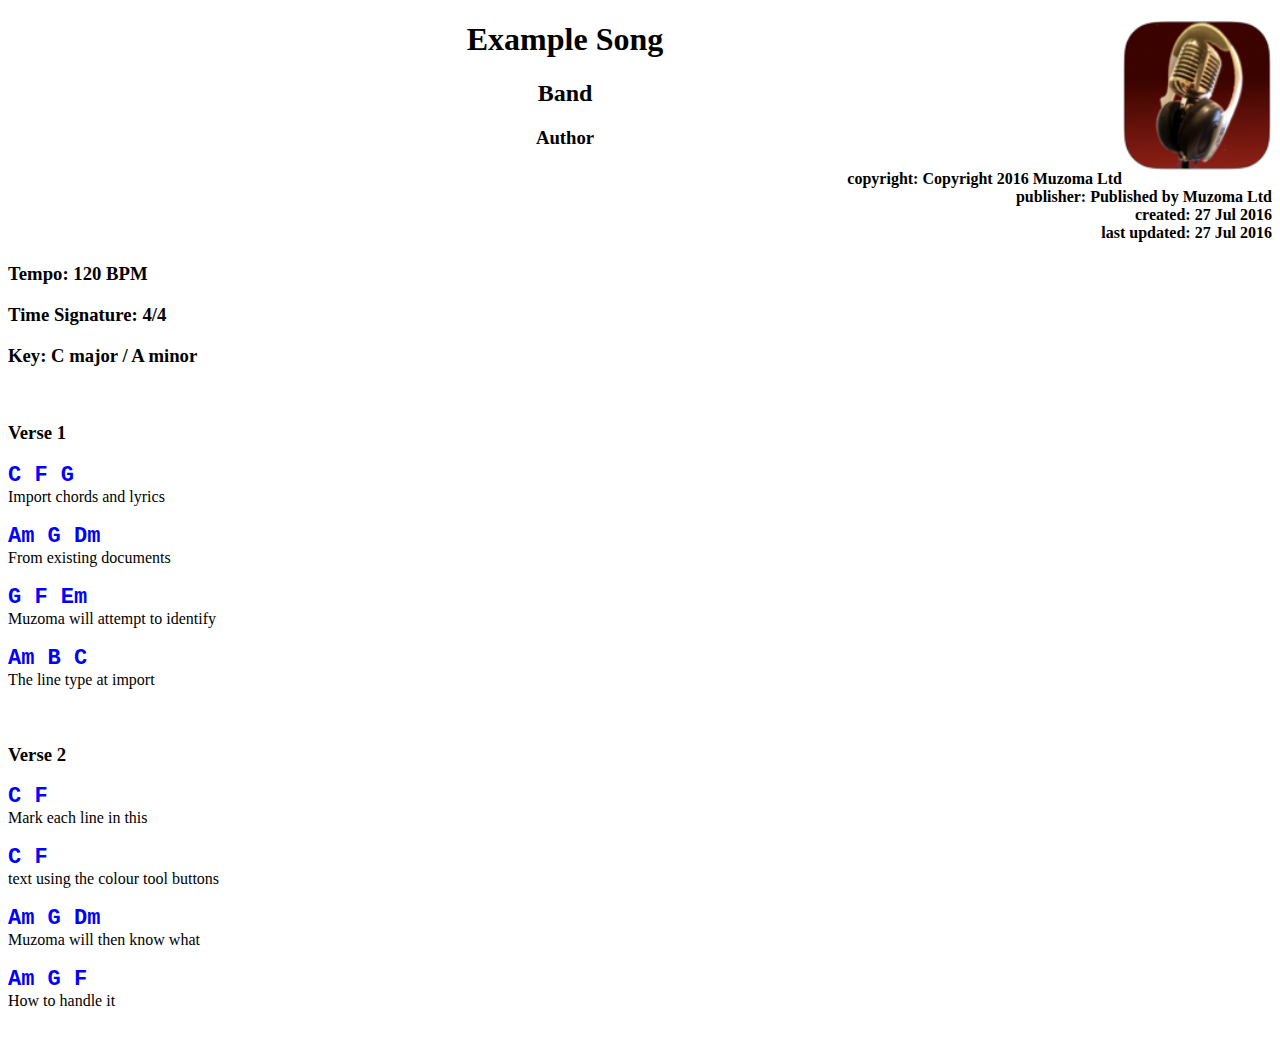
<file: Event Sequencer/Event Sequencer/WebResources/Index.html>
﻿<!DOCTYPE html>
<html>
<head>
    <title>Band - Example Song</title>
    <meta charset="utf-8" />
    <script src="Muzoma.js" type="text/javascript"></script>
    <link rel="stylesheet" href="Muzoma.css">
</head>
<body>
    <main>
        <img align='right' height='150' width='150' src='[data-uri]' alt='Cover Art' />

        <H1>Example Song</H1><H2>Band</H2><H3 class='author'>Author</H3><H4 align='right'>copyright: Copyright 2016 Muzoma Ltd <br>publisher: Published by Muzoma Ltd <br>created: 27 Jul 2016 <br>last updated: 27 Jul 2016</H4><H3>Tempo: 120 BPM</H3><H3>Time Signature: 4/4</H3><H3>Key: C major / A minor</H3><div class='pagebreak'> </div><br>

        <article><H3>Verse 1</H3><b class='chords'>C        F      G       </b><br><span class="songLine">Import chords and lyrics</span><br>                        <br><b class='chords'>Am      G     Dm       </b><br>From existing documents<br>                       <br><b class='chords'>G           F         Em       </b><br>Muzoma will attempt to identify<br>                               <br><b class='chords'>Am    B          C     </b><br>The line type at import<br>                       <br> <br></article><article><H3>Verse 2</H3><b class='chords'>C           F          </b><br>Mark each line in this <br>                       <br><b class='chords' id="elementID">C           F                     </b><br>text using the colour tool buttons<br>                                  <br><b class='chords'>Am      G    Dm            </b><br>Muzoma will then know what <br>                           <br><b class='chords'>Am      G    F  </b><br>How to handle it<br>                <br> <br></article>
    </main>
</body>



</html>
</file>
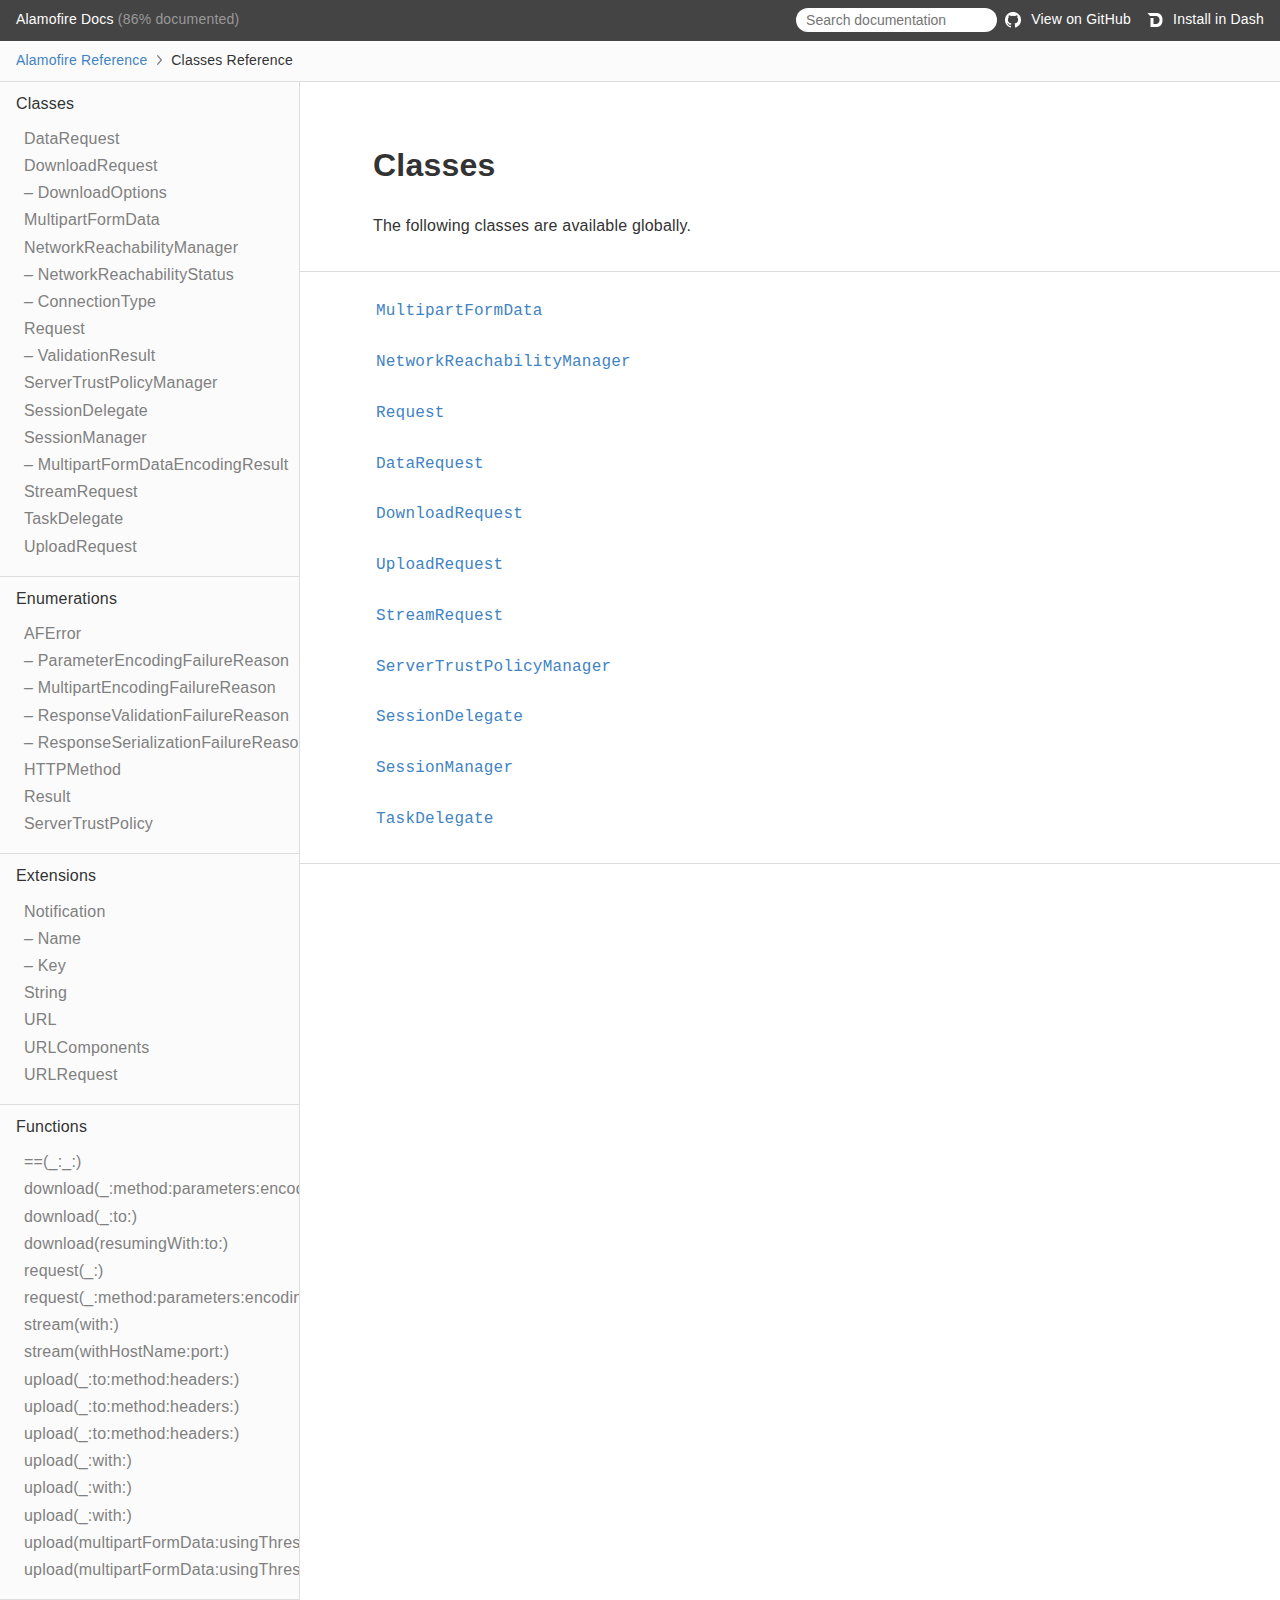
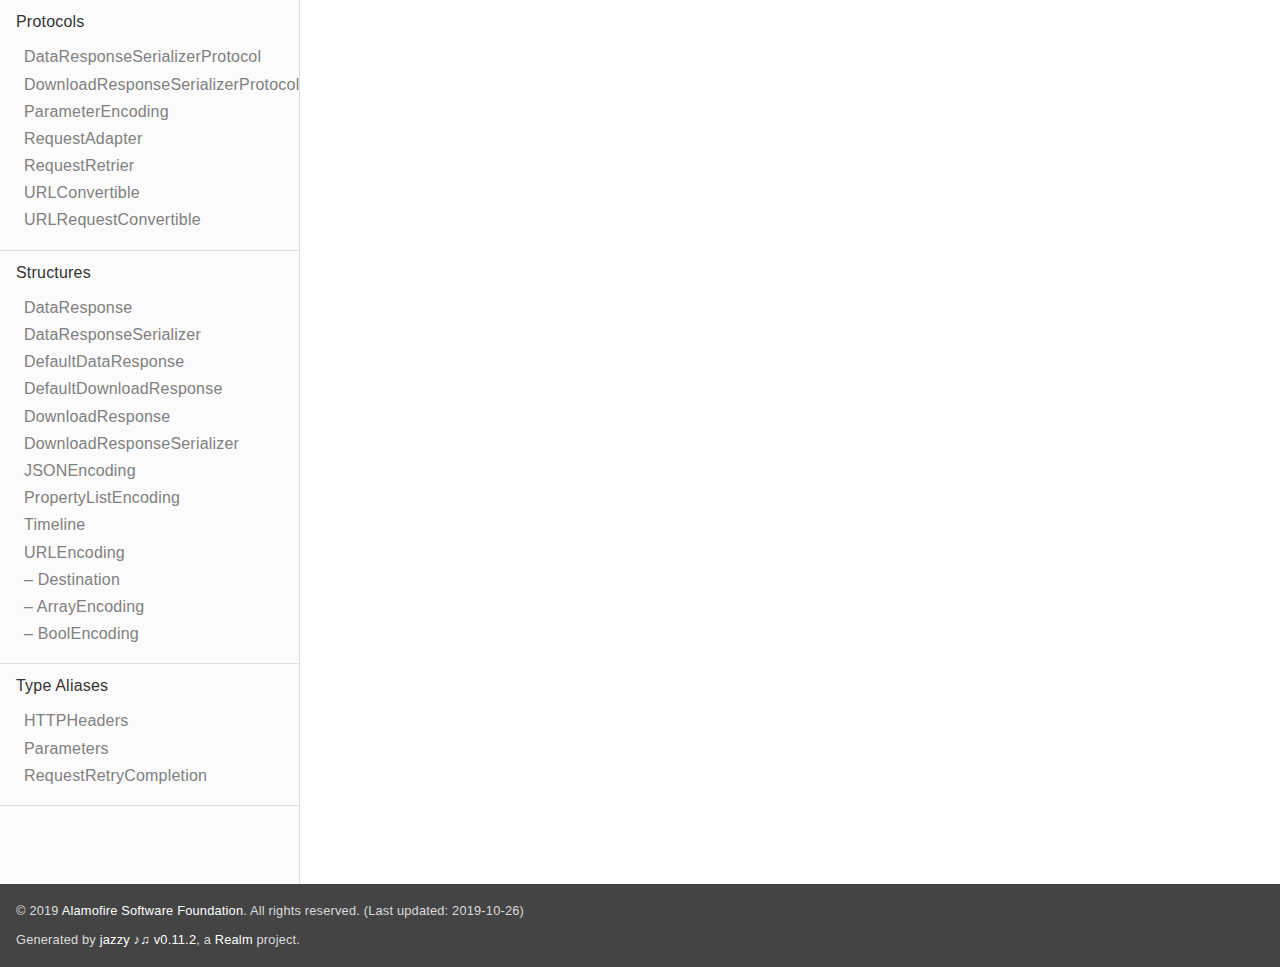
<file: Alamofire-4.9.1/docs/Classes.html>
<!DOCTYPE html>
<html lang="en">
  <head>
    <title>Classes  Reference</title>
    <link rel="stylesheet" type="text/css" href="css/jazzy.css" />
    <link rel="stylesheet" type="text/css" href="css/highlight.css" />
    <meta charset="utf-8">
    <script src="js/jquery.min.js" defer></script>
    <script src="js/jazzy.js" defer></script>
    
    <script src="js/lunr.min.js" defer></script>
    <script src="js/typeahead.jquery.js" defer></script>
    <script src="js/jazzy.search.js" defer></script>
  </head>
  <body>

    <a name="//apple_ref/swift/Section/Classes" class="dashAnchor"></a>

    <a title="Classes  Reference"></a>

    <header class="header">
      <p class="header-col header-col--primary">
        <a class="header-link" href="index.html">
          Alamofire Docs
        </a>
         (86% documented)
      </p>
    
      <p class="header-col--secondary">
        <form role="search" action="search.json">
          <input type="text" placeholder="Search documentation" data-typeahead>
        </form>
      </p>
    
        <p class="header-col header-col--secondary">
          <a class="header-link" href="https://github.com/Alamofire/Alamofire">
            <img class="header-icon" src="img/gh.png"/>
            View on GitHub
          </a>
        </p>
    
        <p class="header-col header-col--secondary">
          <a class="header-link" href="dash-feed://https%3A%2F%2Falamofire%2Egithub%2Eio%2FAlamofire%2Fdocsets%2FAlamofire%2Exml">
            <img class="header-icon" src="img/dash.png"/>
            Install in Dash
          </a>
        </p>
    </header>

    <p class="breadcrumbs">
      <a class="breadcrumb" href="index.html">Alamofire Reference</a>
      <img class="carat" src="img/carat.png" />
      Classes  Reference
    </p>

    <div class="content-wrapper">
      <nav class="navigation">
        <ul class="nav-groups">
          <li class="nav-group-name">
            <a class="nav-group-name-link" href="Classes.html">Classes</a>
            <ul class="nav-group-tasks">
              <li class="nav-group-task">
                <a class="nav-group-task-link" href="Classes/DataRequest.html">DataRequest</a>
              </li>
              <li class="nav-group-task">
                <a class="nav-group-task-link" href="Classes/DownloadRequest.html">DownloadRequest</a>
              </li>
              <li class="nav-group-task">
                <a class="nav-group-task-link" href="Classes/DownloadRequest/DownloadOptions.html">– DownloadOptions</a>
              </li>
              <li class="nav-group-task">
                <a class="nav-group-task-link" href="Classes/MultipartFormData.html">MultipartFormData</a>
              </li>
              <li class="nav-group-task">
                <a class="nav-group-task-link" href="Classes/NetworkReachabilityManager.html">NetworkReachabilityManager</a>
              </li>
              <li class="nav-group-task">
                <a class="nav-group-task-link" href="Classes/NetworkReachabilityManager/NetworkReachabilityStatus.html">– NetworkReachabilityStatus</a>
              </li>
              <li class="nav-group-task">
                <a class="nav-group-task-link" href="Classes/NetworkReachabilityManager/ConnectionType.html">– ConnectionType</a>
              </li>
              <li class="nav-group-task">
                <a class="nav-group-task-link" href="Classes/Request.html">Request</a>
              </li>
              <li class="nav-group-task">
                <a class="nav-group-task-link" href="Classes/Request/ValidationResult.html">– ValidationResult</a>
              </li>
              <li class="nav-group-task">
                <a class="nav-group-task-link" href="Classes/ServerTrustPolicyManager.html">ServerTrustPolicyManager</a>
              </li>
              <li class="nav-group-task">
                <a class="nav-group-task-link" href="Classes/SessionDelegate.html">SessionDelegate</a>
              </li>
              <li class="nav-group-task">
                <a class="nav-group-task-link" href="Classes/SessionManager.html">SessionManager</a>
              </li>
              <li class="nav-group-task">
                <a class="nav-group-task-link" href="Classes/SessionManager/MultipartFormDataEncodingResult.html">– MultipartFormDataEncodingResult</a>
              </li>
              <li class="nav-group-task">
                <a class="nav-group-task-link" href="Classes.html#/s:9Alamofire13StreamRequestC">StreamRequest</a>
              </li>
              <li class="nav-group-task">
                <a class="nav-group-task-link" href="Classes/TaskDelegate.html">TaskDelegate</a>
              </li>
              <li class="nav-group-task">
                <a class="nav-group-task-link" href="Classes/UploadRequest.html">UploadRequest</a>
              </li>
            </ul>
          </li>
          <li class="nav-group-name">
            <a class="nav-group-name-link" href="Enums.html">Enumerations</a>
            <ul class="nav-group-tasks">
              <li class="nav-group-task">
                <a class="nav-group-task-link" href="Enums/AFError.html">AFError</a>
              </li>
              <li class="nav-group-task">
                <a class="nav-group-task-link" href="Enums/AFError/ParameterEncodingFailureReason.html">– ParameterEncodingFailureReason</a>
              </li>
              <li class="nav-group-task">
                <a class="nav-group-task-link" href="Enums/AFError/MultipartEncodingFailureReason.html">– MultipartEncodingFailureReason</a>
              </li>
              <li class="nav-group-task">
                <a class="nav-group-task-link" href="Enums/AFError/ResponseValidationFailureReason.html">– ResponseValidationFailureReason</a>
              </li>
              <li class="nav-group-task">
                <a class="nav-group-task-link" href="Enums/AFError/ResponseSerializationFailureReason.html">– ResponseSerializationFailureReason</a>
              </li>
              <li class="nav-group-task">
                <a class="nav-group-task-link" href="Enums/HTTPMethod.html">HTTPMethod</a>
              </li>
              <li class="nav-group-task">
                <a class="nav-group-task-link" href="Enums/Result.html">Result</a>
              </li>
              <li class="nav-group-task">
                <a class="nav-group-task-link" href="Enums/ServerTrustPolicy.html">ServerTrustPolicy</a>
              </li>
            </ul>
          </li>
          <li class="nav-group-name">
            <a class="nav-group-name-link" href="Extensions.html">Extensions</a>
            <ul class="nav-group-tasks">
              <li class="nav-group-task">
                <a class="nav-group-task-link" href="Extensions/Notification.html">Notification</a>
              </li>
              <li class="nav-group-task">
                <a class="nav-group-task-link" href="Extensions/Notification/Name.html">– Name</a>
              </li>
              <li class="nav-group-task">
                <a class="nav-group-task-link" href="Extensions/Notification/Key.html">– Key</a>
              </li>
              <li class="nav-group-task">
                <a class="nav-group-task-link" href="Extensions/String.html">String</a>
              </li>
              <li class="nav-group-task">
                <a class="nav-group-task-link" href="Extensions/URL.html">URL</a>
              </li>
              <li class="nav-group-task">
                <a class="nav-group-task-link" href="Extensions/URLComponents.html">URLComponents</a>
              </li>
              <li class="nav-group-task">
                <a class="nav-group-task-link" href="Extensions/URLRequest.html">URLRequest</a>
              </li>
            </ul>
          </li>
          <li class="nav-group-name">
            <a class="nav-group-name-link" href="Functions.html">Functions</a>
            <ul class="nav-group-tasks">
              <li class="nav-group-task">
                <a class="nav-group-task-link" href="Functions.html#/s:9Alamofire2eeoiySbAA26NetworkReachabilityManagerC0cD6StatusO_AFtF">==(_:_:)</a>
              </li>
              <li class="nav-group-task">
                <a class="nav-group-task-link" href="Functions.html#/s:[base64]">download(_:method:parameters:encoding:headers:to:)</a>
              </li>
              <li class="nav-group-task">
                <a class="nav-group-task-link" href="Functions.html#/s:9Alamofire8download_2toAA15DownloadRequestCAA21URLRequestConvertible_p_10Foundation3URLV011destinationI0_AE0D7OptionsV7optionstAI_So17NSHTTPURLResponseCtcSgtF">download(_:to:)</a>
              </li>
              <li class="nav-group-task">
                <a class="nav-group-task-link" href="Functions.html#/s:9Alamofire8download12resumingWith2toAA15DownloadRequestC10Foundation4DataV_AG3URLV011destinationJ0_AF0F7OptionsV7optionstAK_So17NSHTTPURLResponseCtcSgtF">download(resumingWith:to:)</a>
              </li>
              <li class="nav-group-task">
                <a class="nav-group-task-link" href="Functions.html#/s:9Alamofire7requestyAA11DataRequestCAA21URLRequestConvertible_pF">request(_:)</a>
              </li>
              <li class="nav-group-task">
                <a class="nav-group-task-link" href="Functions.html#/s:9Alamofire7request_6method10parameters8encoding7headersAA11DataRequestCAA14URLConvertible_p_AA10HTTPMethodOSDySSypGSgAA17ParameterEncoding_pSDyS2SGSgtF">request(_:method:parameters:encoding:headers:)</a>
              </li>
              <li class="nav-group-task">
                <a class="nav-group-task-link" href="Functions.html#/s:9Alamofire6stream4withAA13StreamRequestCSo12NSNetServiceC_tF">stream(with:)</a>
              </li>
              <li class="nav-group-task">
                <a class="nav-group-task-link" href="Functions.html#/s:9Alamofire6stream12withHostName4portAA13StreamRequestCSS_SitF">stream(withHostName:port:)</a>
              </li>
              <li class="nav-group-task">
                <a class="nav-group-task-link" href="Functions.html#/s:9Alamofire6upload_2to6method7headersAA13UploadRequestC10Foundation3URLV_AA14URLConvertible_pAA10HTTPMethodOSDyS2SGSgtF">upload(_:to:method:headers:)</a>
              </li>
              <li class="nav-group-task">
                <a class="nav-group-task-link" href="Functions.html#/s:9Alamofire6upload_2to6method7headersAA13UploadRequestC10Foundation4DataV_AA14URLConvertible_pAA10HTTPMethodOSDyS2SGSgtF">upload(_:to:method:headers:)</a>
              </li>
              <li class="nav-group-task">
                <a class="nav-group-task-link" href="Functions.html#/s:9Alamofire6upload_2to6method7headersAA13UploadRequestCSo13NSInputStreamC_AA14URLConvertible_pAA10HTTPMethodOSDyS2SGSgtF">upload(_:to:method:headers:)</a>
              </li>
              <li class="nav-group-task">
                <a class="nav-group-task-link" href="Functions.html#/s:9Alamofire6upload_4withAA13UploadRequestC10Foundation3URLV_AA21URLRequestConvertible_ptF">upload(_:with:)</a>
              </li>
              <li class="nav-group-task">
                <a class="nav-group-task-link" href="Functions.html#/s:9Alamofire6upload_4withAA13UploadRequestC10Foundation4DataV_AA21URLRequestConvertible_ptF">upload(_:with:)</a>
              </li>
              <li class="nav-group-task">
                <a class="nav-group-task-link" href="Functions.html#/s:9Alamofire6upload_4withAA13UploadRequestCSo13NSInputStreamC_AA21URLRequestConvertible_ptF">upload(_:with:)</a>
              </li>
              <li class="nav-group-task">
                <a class="nav-group-task-link" href="Functions.html#/s:[base64]">upload(multipartFormData:usingThreshold:to:method:headers:encodingCompletion:)</a>
              </li>
              <li class="nav-group-task">
                <a class="nav-group-task-link" href="Functions.html#/s:9Alamofire6upload17multipartFormData14usingThreshold4with18encodingCompletionyyAA09MultipartdE0Cc_s6UInt64VAA21URLRequestConvertible_pyAA14SessionManagerC0kdE14EncodingResultOcSgtF">upload(multipartFormData:usingThreshold:with:encodingCompletion:)</a>
              </li>
            </ul>
          </li>
          <li class="nav-group-name">
            <a class="nav-group-name-link" href="Protocols.html">Protocols</a>
            <ul class="nav-group-tasks">
              <li class="nav-group-task">
                <a class="nav-group-task-link" href="Protocols/DataResponseSerializerProtocol.html">DataResponseSerializerProtocol</a>
              </li>
              <li class="nav-group-task">
                <a class="nav-group-task-link" href="Protocols/DownloadResponseSerializerProtocol.html">DownloadResponseSerializerProtocol</a>
              </li>
              <li class="nav-group-task">
                <a class="nav-group-task-link" href="Protocols/ParameterEncoding.html">ParameterEncoding</a>
              </li>
              <li class="nav-group-task">
                <a class="nav-group-task-link" href="Protocols/RequestAdapter.html">RequestAdapter</a>
              </li>
              <li class="nav-group-task">
                <a class="nav-group-task-link" href="Protocols/RequestRetrier.html">RequestRetrier</a>
              </li>
              <li class="nav-group-task">
                <a class="nav-group-task-link" href="Protocols/URLConvertible.html">URLConvertible</a>
              </li>
              <li class="nav-group-task">
                <a class="nav-group-task-link" href="Protocols/URLRequestConvertible.html">URLRequestConvertible</a>
              </li>
            </ul>
          </li>
          <li class="nav-group-name">
            <a class="nav-group-name-link" href="Structs.html">Structures</a>
            <ul class="nav-group-tasks">
              <li class="nav-group-task">
                <a class="nav-group-task-link" href="Structs/DataResponse.html">DataResponse</a>
              </li>
              <li class="nav-group-task">
                <a class="nav-group-task-link" href="Structs/DataResponseSerializer.html">DataResponseSerializer</a>
              </li>
              <li class="nav-group-task">
                <a class="nav-group-task-link" href="Structs/DefaultDataResponse.html">DefaultDataResponse</a>
              </li>
              <li class="nav-group-task">
                <a class="nav-group-task-link" href="Structs/DefaultDownloadResponse.html">DefaultDownloadResponse</a>
              </li>
              <li class="nav-group-task">
                <a class="nav-group-task-link" href="Structs/DownloadResponse.html">DownloadResponse</a>
              </li>
              <li class="nav-group-task">
                <a class="nav-group-task-link" href="Structs/DownloadResponseSerializer.html">DownloadResponseSerializer</a>
              </li>
              <li class="nav-group-task">
                <a class="nav-group-task-link" href="Structs/JSONEncoding.html">JSONEncoding</a>
              </li>
              <li class="nav-group-task">
                <a class="nav-group-task-link" href="Structs/PropertyListEncoding.html">PropertyListEncoding</a>
              </li>
              <li class="nav-group-task">
                <a class="nav-group-task-link" href="Structs/Timeline.html">Timeline</a>
              </li>
              <li class="nav-group-task">
                <a class="nav-group-task-link" href="Structs/URLEncoding.html">URLEncoding</a>
              </li>
              <li class="nav-group-task">
                <a class="nav-group-task-link" href="Structs/URLEncoding/Destination.html">– Destination</a>
              </li>
              <li class="nav-group-task">
                <a class="nav-group-task-link" href="Structs/URLEncoding/ArrayEncoding.html">– ArrayEncoding</a>
              </li>
              <li class="nav-group-task">
                <a class="nav-group-task-link" href="Structs/URLEncoding/BoolEncoding.html">– BoolEncoding</a>
              </li>
            </ul>
          </li>
          <li class="nav-group-name">
            <a class="nav-group-name-link" href="Typealiases.html">Type Aliases</a>
            <ul class="nav-group-tasks">
              <li class="nav-group-task">
                <a class="nav-group-task-link" href="Typealiases.html#/s:9Alamofire11HTTPHeadersa">HTTPHeaders</a>
              </li>
              <li class="nav-group-task">
                <a class="nav-group-task-link" href="Typealiases.html#/s:9Alamofire10Parametersa">Parameters</a>
              </li>
              <li class="nav-group-task">
                <a class="nav-group-task-link" href="Typealiases.html#/s:9Alamofire22RequestRetryCompletiona">RequestRetryCompletion</a>
              </li>
            </ul>
          </li>
        </ul>
      </nav>
      <article class="main-content">

        <section class="section">
          <div class="section-content">
            <h1>Classes</h1>
            <p>The following classes are available globally.</p>

          </div>
        </section>

        <section class="section">
          <div class="section-content">
            <div class="task-group">
              <ul class="item-container">
                <li class="item">
                  <div>
                    <code>
                    <a name="/s:9Alamofire17MultipartFormDataC"></a>
                    <a name="//apple_ref/swift/Class/MultipartFormData" class="dashAnchor"></a>
                    <a class="token" href="#/s:9Alamofire17MultipartFormDataC">MultipartFormData</a>
                    </code>
                  </div>
                  <div class="height-container">
                    <div class="pointer-container"></div>
                    <section class="section">
                      <div class="pointer"></div>
                      <div class="abstract">
                        <p>Constructs <code>multipart/form-data</code> for uploads within an HTTP or HTTPS body. There are currently two ways to encode
multipart form data. The first way is to encode the data directly in memory. This is very efficient, but can lead
to memory issues if the dataset is too large. The second way is designed for larger datasets and will write all the
data to a single file on disk with all the proper boundary segmentation. The second approach MUST be used for
larger datasets such as video content, otherwise your app may run out of memory when trying to encode the dataset.</p>

<p>For more information on <code>multipart/form-data</code> in general, please refer to the RFC-2388 and RFC-2045 specs as well
and the w3 form documentation.</p>

<ul>
<li><a href="https://www.ietf.org/rfc/rfc2388.txt">https://www.ietf.org/rfc/rfc2388.txt</a></li>
<li><a href="https://www.ietf.org/rfc/rfc2045.txt">https://www.ietf.org/rfc/rfc2045.txt</a></li>
<li><a href="https://www.w3.org/TR/html401/interact/forms.html#h-17.13">https://www.w3.org/TR/html401/interact/forms.html#h-17.13</a></li>
</ul>

                        <a href="Classes/MultipartFormData.html" class="slightly-smaller">See more</a>
                      </div>
                      <div class="declaration">
                        <h4>Declaration</h4>
                        <div class="language">
                          <p class="aside-title">Swift</p>
                          <pre class="highlight swift"><code><span class="kd">open</span> <span class="kd">class</span> <span class="kt">MultipartFormData</span></code></pre>

                        </div>
                      </div>
                    </section>
                  </div>
                </li>
              </ul>
            </div>
            <div class="task-group">
              <ul class="item-container">
                <li class="item">
                  <div>
                    <code>
                    <a name="/s:9Alamofire26NetworkReachabilityManagerC"></a>
                    <a name="//apple_ref/swift/Class/NetworkReachabilityManager" class="dashAnchor"></a>
                    <a class="token" href="#/s:9Alamofire26NetworkReachabilityManagerC">NetworkReachabilityManager</a>
                    </code>
                  </div>
                  <div class="height-container">
                    <div class="pointer-container"></div>
                    <section class="section">
                      <div class="pointer"></div>
                      <div class="abstract">
                        <p>The <code>NetworkReachabilityManager</code> class listens for reachability changes of hosts and addresses for both WWAN and
WiFi network interfaces.</p>

<p>Reachability can be used to determine background information about why a network operation failed, or to retry
network requests when a connection is established. It should not be used to prevent a user from initiating a network
request, as it&rsquo;s possible that an initial request may be required to establish reachability.</p>

                        <a href="Classes/NetworkReachabilityManager.html" class="slightly-smaller">See more</a>
                      </div>
                      <div class="declaration">
                        <h4>Declaration</h4>
                        <div class="language">
                          <p class="aside-title">Swift</p>
                          <pre class="highlight swift"><code><span class="kd">open</span> <span class="kd">class</span> <span class="kt">NetworkReachabilityManager</span></code></pre>

                        </div>
                      </div>
                    </section>
                  </div>
                </li>
              </ul>
            </div>
            <div class="task-group">
              <ul class="item-container">
                <li class="item">
                  <div>
                    <code>
                    <a name="/s:9Alamofire7RequestC"></a>
                    <a name="//apple_ref/swift/Class/Request" class="dashAnchor"></a>
                    <a class="token" href="#/s:9Alamofire7RequestC">Request</a>
                    </code>
                  </div>
                  <div class="height-container">
                    <div class="pointer-container"></div>
                    <section class="section">
                      <div class="pointer"></div>
                      <div class="abstract">
                        <p>Responsible for sending a request and receiving the response and associated data from the server, as well as
managing its underlying <code>URLSessionTask</code>.</p>

                        <a href="Classes/Request.html" class="slightly-smaller">See more</a>
                      </div>
                      <div class="declaration">
                        <h4>Declaration</h4>
                        <div class="language">
                          <p class="aside-title">Swift</p>
                          <pre class="highlight swift"><code><span class="kd">open</span> <span class="kd">class</span> <span class="kt">Request</span></code></pre>

                        </div>
                      </div>
                    </section>
                  </div>
                </li>
              </ul>
            </div>
            <div class="task-group">
              <ul class="item-container">
                <li class="item">
                  <div>
                    <code>
                    <a name="/s:9Alamofire11DataRequestC"></a>
                    <a name="//apple_ref/swift/Class/DataRequest" class="dashAnchor"></a>
                    <a class="token" href="#/s:9Alamofire11DataRequestC">DataRequest</a>
                    </code>
                  </div>
                  <div class="height-container">
                    <div class="pointer-container"></div>
                    <section class="section">
                      <div class="pointer"></div>
                      <div class="abstract">
                        <p>Specific type of <code><a href="Classes/Request.html">Request</a></code> that manages an underlying <code>URLSessionDataTask</code>.</p>

                        <a href="Classes/DataRequest.html" class="slightly-smaller">See more</a>
                      </div>
                      <div class="declaration">
                        <h4>Declaration</h4>
                        <div class="language">
                          <p class="aside-title">Swift</p>
                          <pre class="highlight swift"><code><span class="kd">open</span> <span class="kd">class</span> <span class="kt">DataRequest</span> <span class="p">:</span> <span class="kt"><a href="Classes/Request.html">Request</a></span></code></pre>

                        </div>
                      </div>
                    </section>
                  </div>
                </li>
              </ul>
            </div>
            <div class="task-group">
              <ul class="item-container">
                <li class="item">
                  <div>
                    <code>
                    <a name="/s:9Alamofire15DownloadRequestC"></a>
                    <a name="//apple_ref/swift/Class/DownloadRequest" class="dashAnchor"></a>
                    <a class="token" href="#/s:9Alamofire15DownloadRequestC">DownloadRequest</a>
                    </code>
                  </div>
                  <div class="height-container">
                    <div class="pointer-container"></div>
                    <section class="section">
                      <div class="pointer"></div>
                      <div class="abstract">
                        <p>Specific type of <code><a href="Classes/Request.html">Request</a></code> that manages an underlying <code>URLSessionDownloadTask</code>.</p>

                        <a href="Classes/DownloadRequest.html" class="slightly-smaller">See more</a>
                      </div>
                      <div class="declaration">
                        <h4>Declaration</h4>
                        <div class="language">
                          <p class="aside-title">Swift</p>
                          <pre class="highlight swift"><code><span class="kd">open</span> <span class="kd">class</span> <span class="kt">DownloadRequest</span> <span class="p">:</span> <span class="kt"><a href="Classes/Request.html">Request</a></span></code></pre>

                        </div>
                      </div>
                    </section>
                  </div>
                </li>
              </ul>
            </div>
            <div class="task-group">
              <ul class="item-container">
                <li class="item">
                  <div>
                    <code>
                    <a name="/s:9Alamofire13UploadRequestC"></a>
                    <a name="//apple_ref/swift/Class/UploadRequest" class="dashAnchor"></a>
                    <a class="token" href="#/s:9Alamofire13UploadRequestC">UploadRequest</a>
                    </code>
                  </div>
                  <div class="height-container">
                    <div class="pointer-container"></div>
                    <section class="section">
                      <div class="pointer"></div>
                      <div class="abstract">
                        <p>Specific type of <code><a href="Classes/Request.html">Request</a></code> that manages an underlying <code>URLSessionUploadTask</code>.</p>

                        <a href="Classes/UploadRequest.html" class="slightly-smaller">See more</a>
                      </div>
                      <div class="declaration">
                        <h4>Declaration</h4>
                        <div class="language">
                          <p class="aside-title">Swift</p>
                          <pre class="highlight swift"><code><span class="kd">open</span> <span class="kd">class</span> <span class="kt">UploadRequest</span> <span class="p">:</span> <span class="kt"><a href="Classes/DataRequest.html">DataRequest</a></span></code></pre>

                        </div>
                      </div>
                    </section>
                  </div>
                </li>
              </ul>
            </div>
            <div class="task-group">
              <ul class="item-container">
                <li class="item">
                  <div>
                    <code>
                    <a name="/s:9Alamofire13StreamRequestC"></a>
                    <a name="//apple_ref/swift/Class/StreamRequest" class="dashAnchor"></a>
                    <a class="token" href="#/s:9Alamofire13StreamRequestC">StreamRequest</a>
                    </code>
                  </div>
                  <div class="height-container">
                    <div class="pointer-container"></div>
                    <section class="section">
                      <div class="pointer"></div>
                      <div class="abstract">
                        <p>Specific type of <code><a href="Classes/Request.html">Request</a></code> that manages an underlying <code>URLSessionStreamTask</code>.</p>

                      </div>
                      <div class="declaration">
                        <h4>Declaration</h4>
                        <div class="language">
                          <p class="aside-title">Swift</p>
                          <pre class="highlight swift"><code><span class="kd">@available(iOS 9.0, OSX 10.11, tvOS 9.0, *)</span>
<span class="kd">open</span> <span class="kd">class</span> <span class="kt">StreamRequest</span> <span class="p">:</span> <span class="kt"><a href="Classes/Request.html">Request</a></span></code></pre>

                        </div>
                      </div>
                    </section>
                  </div>
                </li>
              </ul>
            </div>
            <div class="task-group">
              <ul class="item-container">
                <li class="item">
                  <div>
                    <code>
                    <a name="/s:9Alamofire24ServerTrustPolicyManagerC"></a>
                    <a name="//apple_ref/swift/Class/ServerTrustPolicyManager" class="dashAnchor"></a>
                    <a class="token" href="#/s:9Alamofire24ServerTrustPolicyManagerC">ServerTrustPolicyManager</a>
                    </code>
                  </div>
                  <div class="height-container">
                    <div class="pointer-container"></div>
                    <section class="section">
                      <div class="pointer"></div>
                      <div class="abstract">
                        <p>Responsible for managing the mapping of <code><a href="Enums/ServerTrustPolicy.html">ServerTrustPolicy</a></code> objects to a given host.</p>

                        <a href="Classes/ServerTrustPolicyManager.html" class="slightly-smaller">See more</a>
                      </div>
                      <div class="declaration">
                        <h4>Declaration</h4>
                        <div class="language">
                          <p class="aside-title">Swift</p>
                          <pre class="highlight swift"><code><span class="kd">open</span> <span class="kd">class</span> <span class="kt">ServerTrustPolicyManager</span></code></pre>

                        </div>
                      </div>
                    </section>
                  </div>
                </li>
              </ul>
            </div>
            <div class="task-group">
              <ul class="item-container">
                <li class="item">
                  <div>
                    <code>
                    <a name="/c:@M@Alamofire@objc(cs)SessionDelegate"></a>
                    <a name="//apple_ref/swift/Class/SessionDelegate" class="dashAnchor"></a>
                    <a class="token" href="#/c:@M@Alamofire@objc(cs)SessionDelegate">SessionDelegate</a>
                    </code>
                  </div>
                  <div class="height-container">
                    <div class="pointer-container"></div>
                    <section class="section">
                      <div class="pointer"></div>
                      <div class="abstract">
                        <p>Responsible for handling all delegate callbacks for the underlying session.</p>

                        <a href="Classes/SessionDelegate.html" class="slightly-smaller">See more</a>
                      </div>
                      <div class="declaration">
                        <h4>Declaration</h4>
                        <div class="language">
                          <p class="aside-title">Swift</p>
                          <pre class="highlight swift"><code><span class="kd">open</span> <span class="kd">class</span> <span class="kt">SessionDelegate</span> <span class="p">:</span> <span class="kt">NSObject</span></code></pre>

                        </div>
                      </div>
                    </section>
                  </div>
                </li>
              </ul>
            </div>
            <div class="task-group">
              <ul class="item-container">
                <li class="item">
                  <div>
                    <code>
                    <a name="/s:9Alamofire14SessionManagerC"></a>
                    <a name="//apple_ref/swift/Class/SessionManager" class="dashAnchor"></a>
                    <a class="token" href="#/s:9Alamofire14SessionManagerC">SessionManager</a>
                    </code>
                  </div>
                  <div class="height-container">
                    <div class="pointer-container"></div>
                    <section class="section">
                      <div class="pointer"></div>
                      <div class="abstract">
                        <p>Responsible for creating and managing <code><a href="Classes/Request.html">Request</a></code> objects, as well as their underlying <code>NSURLSession</code>.</p>

                        <a href="Classes/SessionManager.html" class="slightly-smaller">See more</a>
                      </div>
                      <div class="declaration">
                        <h4>Declaration</h4>
                        <div class="language">
                          <p class="aside-title">Swift</p>
                          <pre class="highlight swift"><code><span class="kd">open</span> <span class="kd">class</span> <span class="kt">SessionManager</span></code></pre>

                        </div>
                      </div>
                    </section>
                  </div>
                </li>
              </ul>
            </div>
            <div class="task-group">
              <ul class="item-container">
                <li class="item">
                  <div>
                    <code>
                    <a name="/c:@M@Alamofire@objc(cs)TaskDelegate"></a>
                    <a name="//apple_ref/swift/Class/TaskDelegate" class="dashAnchor"></a>
                    <a class="token" href="#/c:@M@Alamofire@objc(cs)TaskDelegate">TaskDelegate</a>
                    </code>
                  </div>
                  <div class="height-container">
                    <div class="pointer-container"></div>
                    <section class="section">
                      <div class="pointer"></div>
                      <div class="abstract">
                        <p>The task delegate is responsible for handling all delegate callbacks for the underlying task as well as
executing all operations attached to the serial operation queue upon task completion.</p>

                        <a href="Classes/TaskDelegate.html" class="slightly-smaller">See more</a>
                      </div>
                      <div class="declaration">
                        <h4>Declaration</h4>
                        <div class="language">
                          <p class="aside-title">Swift</p>
                          <pre class="highlight swift"><code><span class="kd">open</span> <span class="kd">class</span> <span class="kt">TaskDelegate</span> <span class="p">:</span> <span class="kt">NSObject</span></code></pre>

                        </div>
                      </div>
                    </section>
                  </div>
                </li>
              </ul>
            </div>
          </div>
        </section>

      </article>
    </div>
    <section class="footer">
      <p>&copy; 2019 <a class="link" href="http://alamofire.org/" target="_blank" rel="external">Alamofire Software Foundation</a>. All rights reserved. (Last updated: 2019-10-26)</p>
      <p>Generated by <a class="link" href="https://github.com/realm/jazzy" target="_blank" rel="external">jazzy ♪♫ v0.11.2</a>, a <a class="link" href="https://realm.io" target="_blank" rel="external">Realm</a> project.</p>
    </section>
  </body>
</div>
</html>
</file>
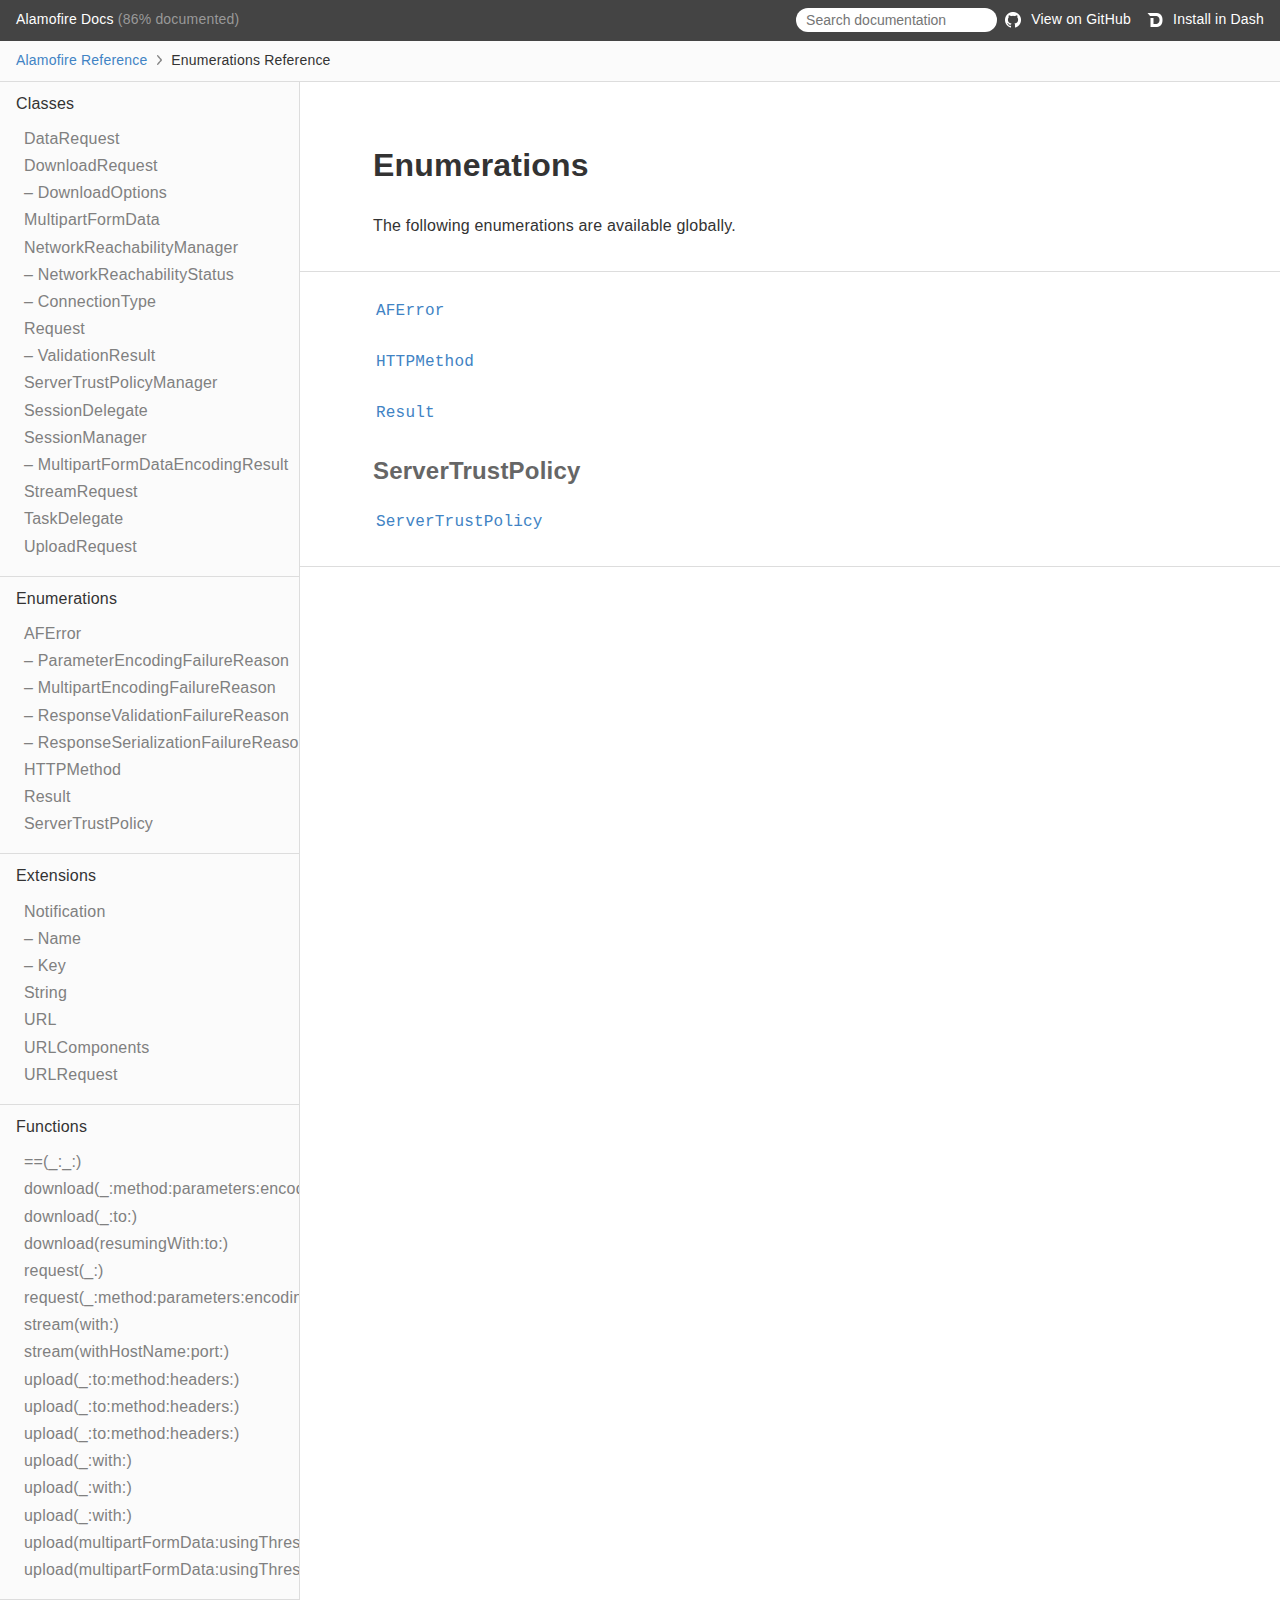
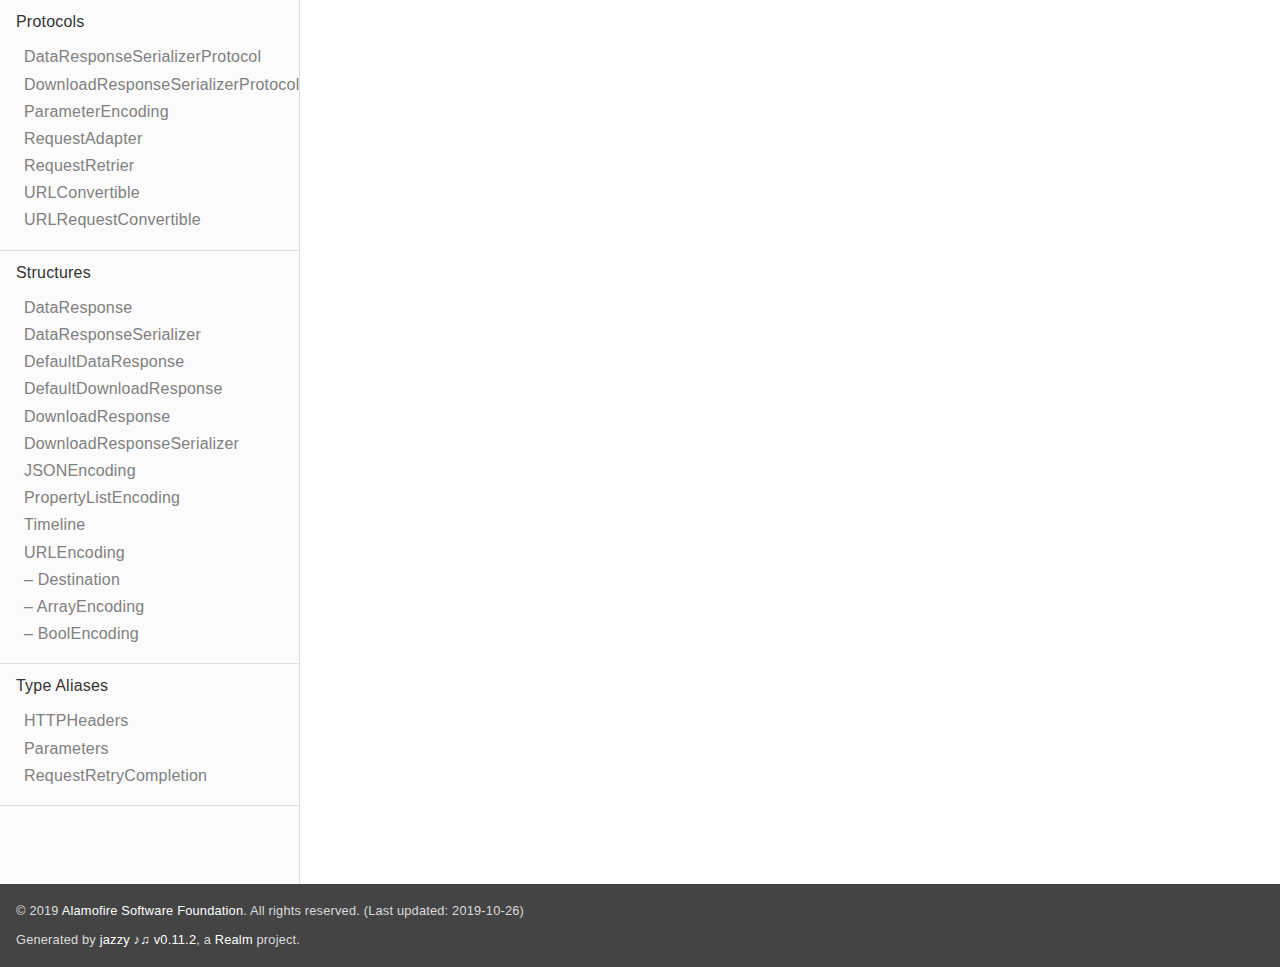
<file: Alamofire-4.9.1/docs/Enums.html>
<!DOCTYPE html>
<html lang="en">
  <head>
    <title>Enumerations  Reference</title>
    <link rel="stylesheet" type="text/css" href="css/jazzy.css" />
    <link rel="stylesheet" type="text/css" href="css/highlight.css" />
    <meta charset="utf-8">
    <script src="js/jquery.min.js" defer></script>
    <script src="js/jazzy.js" defer></script>
    
    <script src="js/lunr.min.js" defer></script>
    <script src="js/typeahead.jquery.js" defer></script>
    <script src="js/jazzy.search.js" defer></script>
  </head>
  <body>

    <a name="//apple_ref/swift/Section/Enumerations" class="dashAnchor"></a>

    <a title="Enumerations  Reference"></a>

    <header class="header">
      <p class="header-col header-col--primary">
        <a class="header-link" href="index.html">
          Alamofire Docs
        </a>
         (86% documented)
      </p>
    
      <p class="header-col--secondary">
        <form role="search" action="search.json">
          <input type="text" placeholder="Search documentation" data-typeahead>
        </form>
      </p>
    
        <p class="header-col header-col--secondary">
          <a class="header-link" href="https://github.com/Alamofire/Alamofire">
            <img class="header-icon" src="img/gh.png"/>
            View on GitHub
          </a>
        </p>
    
        <p class="header-col header-col--secondary">
          <a class="header-link" href="dash-feed://https%3A%2F%2Falamofire%2Egithub%2Eio%2FAlamofire%2Fdocsets%2FAlamofire%2Exml">
            <img class="header-icon" src="img/dash.png"/>
            Install in Dash
          </a>
        </p>
    </header>

    <p class="breadcrumbs">
      <a class="breadcrumb" href="index.html">Alamofire Reference</a>
      <img class="carat" src="img/carat.png" />
      Enumerations  Reference
    </p>

    <div class="content-wrapper">
      <nav class="navigation">
        <ul class="nav-groups">
          <li class="nav-group-name">
            <a class="nav-group-name-link" href="Classes.html">Classes</a>
            <ul class="nav-group-tasks">
              <li class="nav-group-task">
                <a class="nav-group-task-link" href="Classes/DataRequest.html">DataRequest</a>
              </li>
              <li class="nav-group-task">
                <a class="nav-group-task-link" href="Classes/DownloadRequest.html">DownloadRequest</a>
              </li>
              <li class="nav-group-task">
                <a class="nav-group-task-link" href="Classes/DownloadRequest/DownloadOptions.html">– DownloadOptions</a>
              </li>
              <li class="nav-group-task">
                <a class="nav-group-task-link" href="Classes/MultipartFormData.html">MultipartFormData</a>
              </li>
              <li class="nav-group-task">
                <a class="nav-group-task-link" href="Classes/NetworkReachabilityManager.html">NetworkReachabilityManager</a>
              </li>
              <li class="nav-group-task">
                <a class="nav-group-task-link" href="Classes/NetworkReachabilityManager/NetworkReachabilityStatus.html">– NetworkReachabilityStatus</a>
              </li>
              <li class="nav-group-task">
                <a class="nav-group-task-link" href="Classes/NetworkReachabilityManager/ConnectionType.html">– ConnectionType</a>
              </li>
              <li class="nav-group-task">
                <a class="nav-group-task-link" href="Classes/Request.html">Request</a>
              </li>
              <li class="nav-group-task">
                <a class="nav-group-task-link" href="Classes/Request/ValidationResult.html">– ValidationResult</a>
              </li>
              <li class="nav-group-task">
                <a class="nav-group-task-link" href="Classes/ServerTrustPolicyManager.html">ServerTrustPolicyManager</a>
              </li>
              <li class="nav-group-task">
                <a class="nav-group-task-link" href="Classes/SessionDelegate.html">SessionDelegate</a>
              </li>
              <li class="nav-group-task">
                <a class="nav-group-task-link" href="Classes/SessionManager.html">SessionManager</a>
              </li>
              <li class="nav-group-task">
                <a class="nav-group-task-link" href="Classes/SessionManager/MultipartFormDataEncodingResult.html">– MultipartFormDataEncodingResult</a>
              </li>
              <li class="nav-group-task">
                <a class="nav-group-task-link" href="Classes.html#/s:9Alamofire13StreamRequestC">StreamRequest</a>
              </li>
              <li class="nav-group-task">
                <a class="nav-group-task-link" href="Classes/TaskDelegate.html">TaskDelegate</a>
              </li>
              <li class="nav-group-task">
                <a class="nav-group-task-link" href="Classes/UploadRequest.html">UploadRequest</a>
              </li>
            </ul>
          </li>
          <li class="nav-group-name">
            <a class="nav-group-name-link" href="Enums.html">Enumerations</a>
            <ul class="nav-group-tasks">
              <li class="nav-group-task">
                <a class="nav-group-task-link" href="Enums/AFError.html">AFError</a>
              </li>
              <li class="nav-group-task">
                <a class="nav-group-task-link" href="Enums/AFError/ParameterEncodingFailureReason.html">– ParameterEncodingFailureReason</a>
              </li>
              <li class="nav-group-task">
                <a class="nav-group-task-link" href="Enums/AFError/MultipartEncodingFailureReason.html">– MultipartEncodingFailureReason</a>
              </li>
              <li class="nav-group-task">
                <a class="nav-group-task-link" href="Enums/AFError/ResponseValidationFailureReason.html">– ResponseValidationFailureReason</a>
              </li>
              <li class="nav-group-task">
                <a class="nav-group-task-link" href="Enums/AFError/ResponseSerializationFailureReason.html">– ResponseSerializationFailureReason</a>
              </li>
              <li class="nav-group-task">
                <a class="nav-group-task-link" href="Enums/HTTPMethod.html">HTTPMethod</a>
              </li>
              <li class="nav-group-task">
                <a class="nav-group-task-link" href="Enums/Result.html">Result</a>
              </li>
              <li class="nav-group-task">
                <a class="nav-group-task-link" href="Enums/ServerTrustPolicy.html">ServerTrustPolicy</a>
              </li>
            </ul>
          </li>
          <li class="nav-group-name">
            <a class="nav-group-name-link" href="Extensions.html">Extensions</a>
            <ul class="nav-group-tasks">
              <li class="nav-group-task">
                <a class="nav-group-task-link" href="Extensions/Notification.html">Notification</a>
              </li>
              <li class="nav-group-task">
                <a class="nav-group-task-link" href="Extensions/Notification/Name.html">– Name</a>
              </li>
              <li class="nav-group-task">
                <a class="nav-group-task-link" href="Extensions/Notification/Key.html">– Key</a>
              </li>
              <li class="nav-group-task">
                <a class="nav-group-task-link" href="Extensions/String.html">String</a>
              </li>
              <li class="nav-group-task">
                <a class="nav-group-task-link" href="Extensions/URL.html">URL</a>
              </li>
              <li class="nav-group-task">
                <a class="nav-group-task-link" href="Extensions/URLComponents.html">URLComponents</a>
              </li>
              <li class="nav-group-task">
                <a class="nav-group-task-link" href="Extensions/URLRequest.html">URLRequest</a>
              </li>
            </ul>
          </li>
          <li class="nav-group-name">
            <a class="nav-group-name-link" href="Functions.html">Functions</a>
            <ul class="nav-group-tasks">
              <li class="nav-group-task">
                <a class="nav-group-task-link" href="Functions.html#/s:9Alamofire2eeoiySbAA26NetworkReachabilityManagerC0cD6StatusO_AFtF">==(_:_:)</a>
              </li>
              <li class="nav-group-task">
                <a class="nav-group-task-link" href="Functions.html#/s:[base64]">download(_:method:parameters:encoding:headers:to:)</a>
              </li>
              <li class="nav-group-task">
                <a class="nav-group-task-link" href="Functions.html#/s:9Alamofire8download_2toAA15DownloadRequestCAA21URLRequestConvertible_p_10Foundation3URLV011destinationI0_AE0D7OptionsV7optionstAI_So17NSHTTPURLResponseCtcSgtF">download(_:to:)</a>
              </li>
              <li class="nav-group-task">
                <a class="nav-group-task-link" href="Functions.html#/s:9Alamofire8download12resumingWith2toAA15DownloadRequestC10Foundation4DataV_AG3URLV011destinationJ0_AF0F7OptionsV7optionstAK_So17NSHTTPURLResponseCtcSgtF">download(resumingWith:to:)</a>
              </li>
              <li class="nav-group-task">
                <a class="nav-group-task-link" href="Functions.html#/s:9Alamofire7requestyAA11DataRequestCAA21URLRequestConvertible_pF">request(_:)</a>
              </li>
              <li class="nav-group-task">
                <a class="nav-group-task-link" href="Functions.html#/s:9Alamofire7request_6method10parameters8encoding7headersAA11DataRequestCAA14URLConvertible_p_AA10HTTPMethodOSDySSypGSgAA17ParameterEncoding_pSDyS2SGSgtF">request(_:method:parameters:encoding:headers:)</a>
              </li>
              <li class="nav-group-task">
                <a class="nav-group-task-link" href="Functions.html#/s:9Alamofire6stream4withAA13StreamRequestCSo12NSNetServiceC_tF">stream(with:)</a>
              </li>
              <li class="nav-group-task">
                <a class="nav-group-task-link" href="Functions.html#/s:9Alamofire6stream12withHostName4portAA13StreamRequestCSS_SitF">stream(withHostName:port:)</a>
              </li>
              <li class="nav-group-task">
                <a class="nav-group-task-link" href="Functions.html#/s:9Alamofire6upload_2to6method7headersAA13UploadRequestC10Foundation3URLV_AA14URLConvertible_pAA10HTTPMethodOSDyS2SGSgtF">upload(_:to:method:headers:)</a>
              </li>
              <li class="nav-group-task">
                <a class="nav-group-task-link" href="Functions.html#/s:9Alamofire6upload_2to6method7headersAA13UploadRequestC10Foundation4DataV_AA14URLConvertible_pAA10HTTPMethodOSDyS2SGSgtF">upload(_:to:method:headers:)</a>
              </li>
              <li class="nav-group-task">
                <a class="nav-group-task-link" href="Functions.html#/s:9Alamofire6upload_2to6method7headersAA13UploadRequestCSo13NSInputStreamC_AA14URLConvertible_pAA10HTTPMethodOSDyS2SGSgtF">upload(_:to:method:headers:)</a>
              </li>
              <li class="nav-group-task">
                <a class="nav-group-task-link" href="Functions.html#/s:9Alamofire6upload_4withAA13UploadRequestC10Foundation3URLV_AA21URLRequestConvertible_ptF">upload(_:with:)</a>
              </li>
              <li class="nav-group-task">
                <a class="nav-group-task-link" href="Functions.html#/s:9Alamofire6upload_4withAA13UploadRequestC10Foundation4DataV_AA21URLRequestConvertible_ptF">upload(_:with:)</a>
              </li>
              <li class="nav-group-task">
                <a class="nav-group-task-link" href="Functions.html#/s:9Alamofire6upload_4withAA13UploadRequestCSo13NSInputStreamC_AA21URLRequestConvertible_ptF">upload(_:with:)</a>
              </li>
              <li class="nav-group-task">
                <a class="nav-group-task-link" href="Functions.html#/s:[base64]">upload(multipartFormData:usingThreshold:to:method:headers:encodingCompletion:)</a>
              </li>
              <li class="nav-group-task">
                <a class="nav-group-task-link" href="Functions.html#/s:9Alamofire6upload17multipartFormData14usingThreshold4with18encodingCompletionyyAA09MultipartdE0Cc_s6UInt64VAA21URLRequestConvertible_pyAA14SessionManagerC0kdE14EncodingResultOcSgtF">upload(multipartFormData:usingThreshold:with:encodingCompletion:)</a>
              </li>
            </ul>
          </li>
          <li class="nav-group-name">
            <a class="nav-group-name-link" href="Protocols.html">Protocols</a>
            <ul class="nav-group-tasks">
              <li class="nav-group-task">
                <a class="nav-group-task-link" href="Protocols/DataResponseSerializerProtocol.html">DataResponseSerializerProtocol</a>
              </li>
              <li class="nav-group-task">
                <a class="nav-group-task-link" href="Protocols/DownloadResponseSerializerProtocol.html">DownloadResponseSerializerProtocol</a>
              </li>
              <li class="nav-group-task">
                <a class="nav-group-task-link" href="Protocols/ParameterEncoding.html">ParameterEncoding</a>
              </li>
              <li class="nav-group-task">
                <a class="nav-group-task-link" href="Protocols/RequestAdapter.html">RequestAdapter</a>
              </li>
              <li class="nav-group-task">
                <a class="nav-group-task-link" href="Protocols/RequestRetrier.html">RequestRetrier</a>
              </li>
              <li class="nav-group-task">
                <a class="nav-group-task-link" href="Protocols/URLConvertible.html">URLConvertible</a>
              </li>
              <li class="nav-group-task">
                <a class="nav-group-task-link" href="Protocols/URLRequestConvertible.html">URLRequestConvertible</a>
              </li>
            </ul>
          </li>
          <li class="nav-group-name">
            <a class="nav-group-name-link" href="Structs.html">Structures</a>
            <ul class="nav-group-tasks">
              <li class="nav-group-task">
                <a class="nav-group-task-link" href="Structs/DataResponse.html">DataResponse</a>
              </li>
              <li class="nav-group-task">
                <a class="nav-group-task-link" href="Structs/DataResponseSerializer.html">DataResponseSerializer</a>
              </li>
              <li class="nav-group-task">
                <a class="nav-group-task-link" href="Structs/DefaultDataResponse.html">DefaultDataResponse</a>
              </li>
              <li class="nav-group-task">
                <a class="nav-group-task-link" href="Structs/DefaultDownloadResponse.html">DefaultDownloadResponse</a>
              </li>
              <li class="nav-group-task">
                <a class="nav-group-task-link" href="Structs/DownloadResponse.html">DownloadResponse</a>
              </li>
              <li class="nav-group-task">
                <a class="nav-group-task-link" href="Structs/DownloadResponseSerializer.html">DownloadResponseSerializer</a>
              </li>
              <li class="nav-group-task">
                <a class="nav-group-task-link" href="Structs/JSONEncoding.html">JSONEncoding</a>
              </li>
              <li class="nav-group-task">
                <a class="nav-group-task-link" href="Structs/PropertyListEncoding.html">PropertyListEncoding</a>
              </li>
              <li class="nav-group-task">
                <a class="nav-group-task-link" href="Structs/Timeline.html">Timeline</a>
              </li>
              <li class="nav-group-task">
                <a class="nav-group-task-link" href="Structs/URLEncoding.html">URLEncoding</a>
              </li>
              <li class="nav-group-task">
                <a class="nav-group-task-link" href="Structs/URLEncoding/Destination.html">– Destination</a>
              </li>
              <li class="nav-group-task">
                <a class="nav-group-task-link" href="Structs/URLEncoding/ArrayEncoding.html">– ArrayEncoding</a>
              </li>
              <li class="nav-group-task">
                <a class="nav-group-task-link" href="Structs/URLEncoding/BoolEncoding.html">– BoolEncoding</a>
              </li>
            </ul>
          </li>
          <li class="nav-group-name">
            <a class="nav-group-name-link" href="Typealiases.html">Type Aliases</a>
            <ul class="nav-group-tasks">
              <li class="nav-group-task">
                <a class="nav-group-task-link" href="Typealiases.html#/s:9Alamofire11HTTPHeadersa">HTTPHeaders</a>
              </li>
              <li class="nav-group-task">
                <a class="nav-group-task-link" href="Typealiases.html#/s:9Alamofire10Parametersa">Parameters</a>
              </li>
              <li class="nav-group-task">
                <a class="nav-group-task-link" href="Typealiases.html#/s:9Alamofire22RequestRetryCompletiona">RequestRetryCompletion</a>
              </li>
            </ul>
          </li>
        </ul>
      </nav>
      <article class="main-content">

        <section class="section">
          <div class="section-content">
            <h1>Enumerations</h1>
            <p>The following enumerations are available globally.</p>

          </div>
        </section>

        <section class="section">
          <div class="section-content">
            <div class="task-group">
              <ul class="item-container">
                <li class="item">
                  <div>
                    <code>
                    <a name="/s:9Alamofire7AFErrorO"></a>
                    <a name="//apple_ref/swift/Enum/AFError" class="dashAnchor"></a>
                    <a class="token" href="#/s:9Alamofire7AFErrorO">AFError</a>
                    </code>
                  </div>
                  <div class="height-container">
                    <div class="pointer-container"></div>
                    <section class="section">
                      <div class="pointer"></div>
                      <div class="abstract">
                        <p><code>AFError</code> is the error type returned by Alamofire. It encompasses a few different types of errors, each with
their own associated reasons.</p>

<ul>
<li>invalidURL:                  Returned when a <code><a href="Protocols/URLConvertible.html">URLConvertible</a></code> type fails to create a valid <code>URL</code>.</li>
<li>parameterEncodingFailed:     Returned when a parameter encoding object throws an error during the encoding process.</li>
<li>multipartEncodingFailed:     Returned when some step in the multipart encoding process fails.</li>
<li>responseValidationFailed:    Returned when a <code>validate()</code> call fails.</li>
<li>responseSerializationFailed: Returned when a response serializer encounters an error in the serialization process.</li>
</ul>

                        <a href="Enums/AFError.html" class="slightly-smaller">See more</a>
                      </div>
                      <div class="declaration">
                        <h4>Declaration</h4>
                        <div class="language">
                          <p class="aside-title">Swift</p>
                          <pre class="highlight swift"><code><span class="kd">public</span> <span class="kd">enum</span> <span class="kt">AFError</span> <span class="p">:</span> <span class="kt">Error</span></code></pre>

                        </div>
                      </div>
                    </section>
                  </div>
                </li>
              </ul>
            </div>
            <div class="task-group">
              <ul class="item-container">
                <li class="item">
                  <div>
                    <code>
                    <a name="/s:9Alamofire10HTTPMethodO"></a>
                    <a name="//apple_ref/swift/Enum/HTTPMethod" class="dashAnchor"></a>
                    <a class="token" href="#/s:9Alamofire10HTTPMethodO">HTTPMethod</a>
                    </code>
                  </div>
                  <div class="height-container">
                    <div class="pointer-container"></div>
                    <section class="section">
                      <div class="pointer"></div>
                      <div class="abstract">
                        <p>HTTP method definitions.</p>

<p>See <a href="https://tools.ietf.org/html/rfc7231#section-4.3">https://tools.ietf.org/html/rfc7231#section-4.3</a></p>

                        <a href="Enums/HTTPMethod.html" class="slightly-smaller">See more</a>
                      </div>
                      <div class="declaration">
                        <h4>Declaration</h4>
                        <div class="language">
                          <p class="aside-title">Swift</p>
                          <pre class="highlight swift"><code><span class="kd">public</span> <span class="kd">enum</span> <span class="kt">HTTPMethod</span> <span class="p">:</span> <span class="kt">String</span></code></pre>

                        </div>
                      </div>
                    </section>
                  </div>
                </li>
              </ul>
            </div>
            <div class="task-group">
              <ul class="item-container">
                <li class="item">
                  <div>
                    <code>
                    <a name="/s:9Alamofire6ResultO"></a>
                    <a name="//apple_ref/swift/Enum/Result" class="dashAnchor"></a>
                    <a class="token" href="#/s:9Alamofire6ResultO">Result</a>
                    </code>
                  </div>
                  <div class="height-container">
                    <div class="pointer-container"></div>
                    <section class="section">
                      <div class="pointer"></div>
                      <div class="abstract">
                        <p>Used to represent whether a request was successful or encountered an error.</p>

<ul>
<li><p>success: The request and all post processing operations were successful resulting in the serialization of the
       provided associated value.</p></li>
<li><p>failure: The request encountered an error resulting in a failure. The associated values are the original data
       provided by the server as well as the error that caused the failure.</p></li>
</ul>

                        <a href="Enums/Result.html" class="slightly-smaller">See more</a>
                      </div>
                      <div class="declaration">
                        <h4>Declaration</h4>
                        <div class="language">
                          <p class="aside-title">Swift</p>
                          <pre class="highlight swift"><code><span class="kd">public</span> <span class="kd">enum</span> <span class="kt">Result</span><span class="o">&lt;</span><span class="kt">Value</span><span class="o">&gt;</span></code></pre>

                        </div>
                      </div>
                    </section>
                  </div>
                </li>
              </ul>
            </div>
            <div class="task-group">
              <div class="task-name-container">
                <a name="/ServerTrustPolicy"></a>
                <a name="//apple_ref/swift/Section/ServerTrustPolicy" class="dashAnchor"></a>
                <a href="#/ServerTrustPolicy">
                  <h3 class="section-name">ServerTrustPolicy</h3>
                </a>
              </div>
              <ul class="item-container">
                <li class="item">
                  <div>
                    <code>
                    <a name="/s:9Alamofire17ServerTrustPolicyO"></a>
                    <a name="//apple_ref/swift/Enum/ServerTrustPolicy" class="dashAnchor"></a>
                    <a class="token" href="#/s:9Alamofire17ServerTrustPolicyO">ServerTrustPolicy</a>
                    </code>
                  </div>
                  <div class="height-container">
                    <div class="pointer-container"></div>
                    <section class="section">
                      <div class="pointer"></div>
                      <div class="abstract">
                        <p>The <code>ServerTrustPolicy</code> evaluates the server trust generally provided by an <code>NSURLAuthenticationChallenge</code> when
connecting to a server over a secure HTTPS connection. The policy configuration then evaluates the server trust
with a given set of criteria to determine whether the server trust is valid and the connection should be made.</p>

<p>Using pinned certificates or public keys for evaluation helps prevent man-in-the-middle (MITM) attacks and other
vulnerabilities. Applications dealing with sensitive customer data or financial information are strongly encouraged
to route all communication over an HTTPS connection with pinning enabled.</p>

<ul>
<li><p>performDefaultEvaluation: Uses the default server trust evaluation while allowing you to control whether to
                        validate the host provided by the challenge. Applications are encouraged to always
                        validate the host in production environments to guarantee the validity of the server&rsquo;s
                        certificate chain.</p></li>
<li><p>performRevokedEvaluation: Uses the default and revoked server trust evaluations allowing you to control whether to
                        validate the host provided by the challenge as well as specify the revocation flags for
                        testing for revoked certificates. Apple platforms did not start testing for revoked
                        certificates automatically until iOS 10.1, macOS 10.12 and tvOS 10.1 which is
                        demonstrated in our TLS tests. Applications are encouraged to always validate the host
                        in production environments to guarantee the validity of the server&rsquo;s certificate chain.</p></li>
<li><p>pinCertificates:          Uses the pinned certificates to validate the server trust. The server trust is
                        considered valid if one of the pinned certificates match one of the server certificates.
                        By validating both the certificate chain and host, certificate pinning provides a very
                        secure form of server trust validation mitigating most, if not all, MITM attacks.
                        Applications are encouraged to always validate the host and require a valid certificate
                        chain in production environments.</p></li>
<li><p>pinPublicKeys:            Uses the pinned public keys to validate the server trust. The server trust is considered
                        valid if one of the pinned public keys match one of the server certificate public keys.
                        By validating both the certificate chain and host, public key pinning provides a very
                        secure form of server trust validation mitigating most, if not all, MITM attacks.
                        Applications are encouraged to always validate the host and require a valid certificate
                        chain in production environments.</p></li>
<li><p>disableEvaluation:        Disables all evaluation which in turn will always consider any server trust as valid.</p></li>
<li><p>customEvaluation:         Uses the associated closure to evaluate the validity of the server trust.</p></li>
</ul>

                        <a href="Enums/ServerTrustPolicy.html" class="slightly-smaller">See more</a>
                      </div>
                      <div class="declaration">
                        <h4>Declaration</h4>
                        <div class="language">
                          <p class="aside-title">Swift</p>
                          <pre class="highlight swift"><code><span class="kd">public</span> <span class="kd">enum</span> <span class="kt">ServerTrustPolicy</span></code></pre>

                        </div>
                      </div>
                    </section>
                  </div>
                </li>
              </ul>
            </div>
          </div>
        </section>

      </article>
    </div>
    <section class="footer">
      <p>&copy; 2019 <a class="link" href="http://alamofire.org/" target="_blank" rel="external">Alamofire Software Foundation</a>. All rights reserved. (Last updated: 2019-10-26)</p>
      <p>Generated by <a class="link" href="https://github.com/realm/jazzy" target="_blank" rel="external">jazzy ♪♫ v0.11.2</a>, a <a class="link" href="https://realm.io" target="_blank" rel="external">Realm</a> project.</p>
    </section>
  </body>
</div>
</html>
</file>
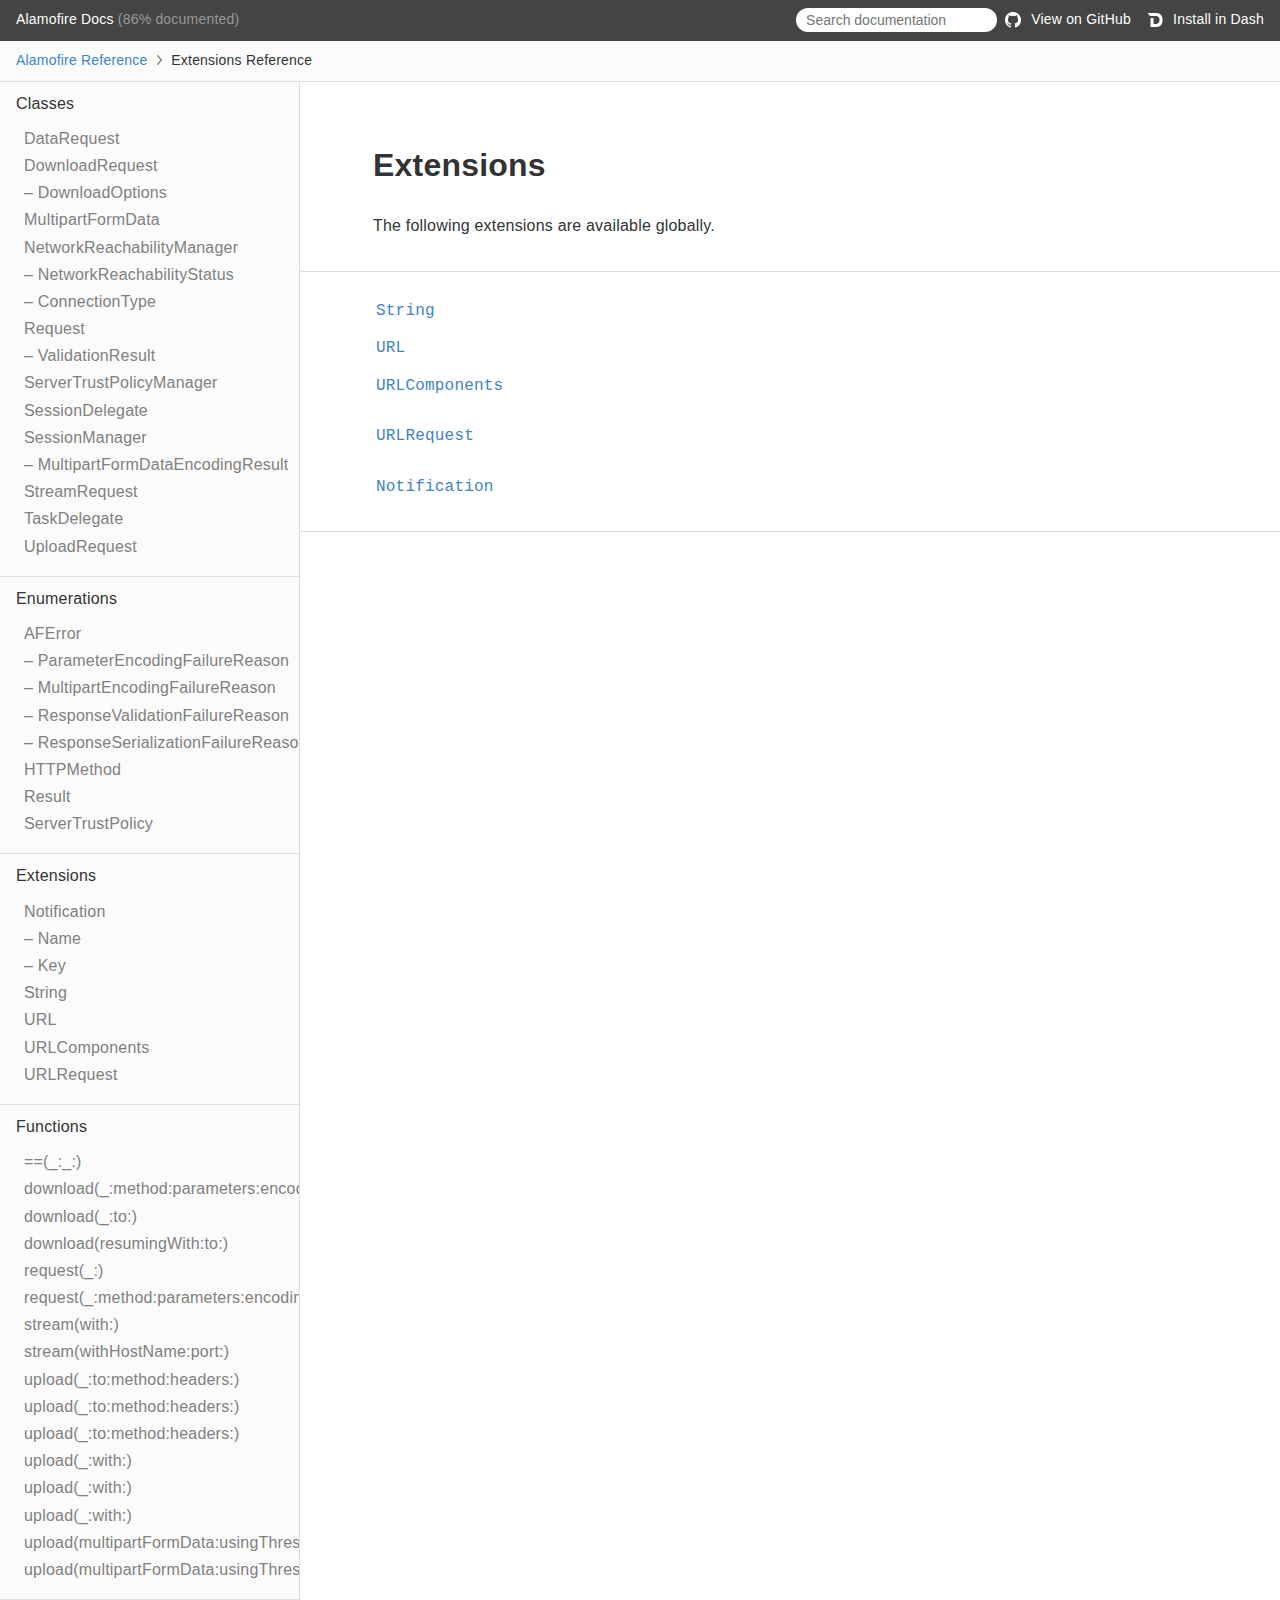
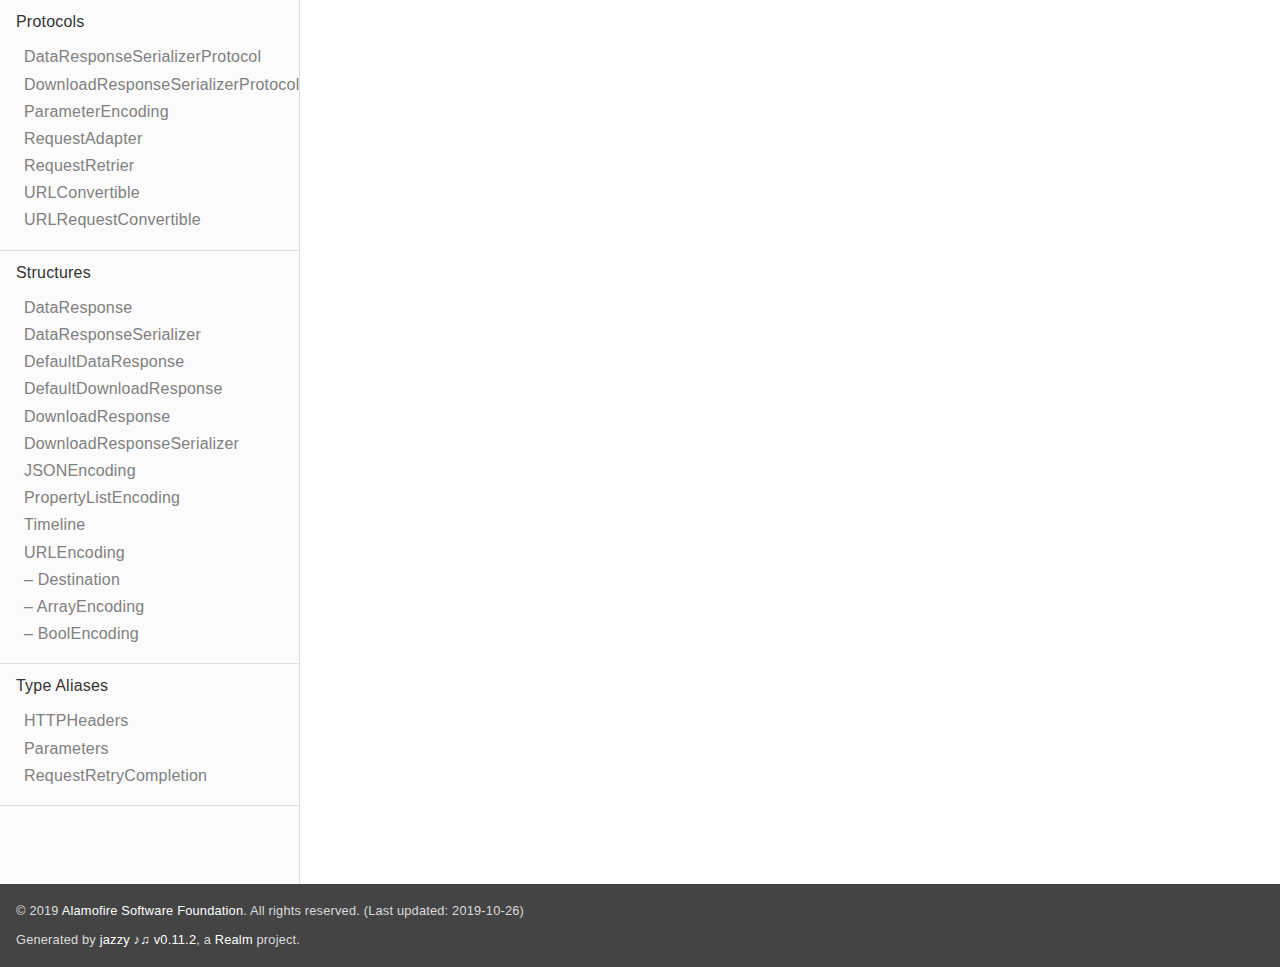
<file: Alamofire-4.9.1/docs/Extensions.html>
<!DOCTYPE html>
<html lang="en">
  <head>
    <title>Extensions  Reference</title>
    <link rel="stylesheet" type="text/css" href="css/jazzy.css" />
    <link rel="stylesheet" type="text/css" href="css/highlight.css" />
    <meta charset="utf-8">
    <script src="js/jquery.min.js" defer></script>
    <script src="js/jazzy.js" defer></script>
    
    <script src="js/lunr.min.js" defer></script>
    <script src="js/typeahead.jquery.js" defer></script>
    <script src="js/jazzy.search.js" defer></script>
  </head>
  <body>

    <a name="//apple_ref/swift/Section/Extensions" class="dashAnchor"></a>

    <a title="Extensions  Reference"></a>

    <header class="header">
      <p class="header-col header-col--primary">
        <a class="header-link" href="index.html">
          Alamofire Docs
        </a>
         (86% documented)
      </p>
    
      <p class="header-col--secondary">
        <form role="search" action="search.json">
          <input type="text" placeholder="Search documentation" data-typeahead>
        </form>
      </p>
    
        <p class="header-col header-col--secondary">
          <a class="header-link" href="https://github.com/Alamofire/Alamofire">
            <img class="header-icon" src="img/gh.png"/>
            View on GitHub
          </a>
        </p>
    
        <p class="header-col header-col--secondary">
          <a class="header-link" href="dash-feed://https%3A%2F%2Falamofire%2Egithub%2Eio%2FAlamofire%2Fdocsets%2FAlamofire%2Exml">
            <img class="header-icon" src="img/dash.png"/>
            Install in Dash
          </a>
        </p>
    </header>

    <p class="breadcrumbs">
      <a class="breadcrumb" href="index.html">Alamofire Reference</a>
      <img class="carat" src="img/carat.png" />
      Extensions  Reference
    </p>

    <div class="content-wrapper">
      <nav class="navigation">
        <ul class="nav-groups">
          <li class="nav-group-name">
            <a class="nav-group-name-link" href="Classes.html">Classes</a>
            <ul class="nav-group-tasks">
              <li class="nav-group-task">
                <a class="nav-group-task-link" href="Classes/DataRequest.html">DataRequest</a>
              </li>
              <li class="nav-group-task">
                <a class="nav-group-task-link" href="Classes/DownloadRequest.html">DownloadRequest</a>
              </li>
              <li class="nav-group-task">
                <a class="nav-group-task-link" href="Classes/DownloadRequest/DownloadOptions.html">– DownloadOptions</a>
              </li>
              <li class="nav-group-task">
                <a class="nav-group-task-link" href="Classes/MultipartFormData.html">MultipartFormData</a>
              </li>
              <li class="nav-group-task">
                <a class="nav-group-task-link" href="Classes/NetworkReachabilityManager.html">NetworkReachabilityManager</a>
              </li>
              <li class="nav-group-task">
                <a class="nav-group-task-link" href="Classes/NetworkReachabilityManager/NetworkReachabilityStatus.html">– NetworkReachabilityStatus</a>
              </li>
              <li class="nav-group-task">
                <a class="nav-group-task-link" href="Classes/NetworkReachabilityManager/ConnectionType.html">– ConnectionType</a>
              </li>
              <li class="nav-group-task">
                <a class="nav-group-task-link" href="Classes/Request.html">Request</a>
              </li>
              <li class="nav-group-task">
                <a class="nav-group-task-link" href="Classes/Request/ValidationResult.html">– ValidationResult</a>
              </li>
              <li class="nav-group-task">
                <a class="nav-group-task-link" href="Classes/ServerTrustPolicyManager.html">ServerTrustPolicyManager</a>
              </li>
              <li class="nav-group-task">
                <a class="nav-group-task-link" href="Classes/SessionDelegate.html">SessionDelegate</a>
              </li>
              <li class="nav-group-task">
                <a class="nav-group-task-link" href="Classes/SessionManager.html">SessionManager</a>
              </li>
              <li class="nav-group-task">
                <a class="nav-group-task-link" href="Classes/SessionManager/MultipartFormDataEncodingResult.html">– MultipartFormDataEncodingResult</a>
              </li>
              <li class="nav-group-task">
                <a class="nav-group-task-link" href="Classes.html#/s:9Alamofire13StreamRequestC">StreamRequest</a>
              </li>
              <li class="nav-group-task">
                <a class="nav-group-task-link" href="Classes/TaskDelegate.html">TaskDelegate</a>
              </li>
              <li class="nav-group-task">
                <a class="nav-group-task-link" href="Classes/UploadRequest.html">UploadRequest</a>
              </li>
            </ul>
          </li>
          <li class="nav-group-name">
            <a class="nav-group-name-link" href="Enums.html">Enumerations</a>
            <ul class="nav-group-tasks">
              <li class="nav-group-task">
                <a class="nav-group-task-link" href="Enums/AFError.html">AFError</a>
              </li>
              <li class="nav-group-task">
                <a class="nav-group-task-link" href="Enums/AFError/ParameterEncodingFailureReason.html">– ParameterEncodingFailureReason</a>
              </li>
              <li class="nav-group-task">
                <a class="nav-group-task-link" href="Enums/AFError/MultipartEncodingFailureReason.html">– MultipartEncodingFailureReason</a>
              </li>
              <li class="nav-group-task">
                <a class="nav-group-task-link" href="Enums/AFError/ResponseValidationFailureReason.html">– ResponseValidationFailureReason</a>
              </li>
              <li class="nav-group-task">
                <a class="nav-group-task-link" href="Enums/AFError/ResponseSerializationFailureReason.html">– ResponseSerializationFailureReason</a>
              </li>
              <li class="nav-group-task">
                <a class="nav-group-task-link" href="Enums/HTTPMethod.html">HTTPMethod</a>
              </li>
              <li class="nav-group-task">
                <a class="nav-group-task-link" href="Enums/Result.html">Result</a>
              </li>
              <li class="nav-group-task">
                <a class="nav-group-task-link" href="Enums/ServerTrustPolicy.html">ServerTrustPolicy</a>
              </li>
            </ul>
          </li>
          <li class="nav-group-name">
            <a class="nav-group-name-link" href="Extensions.html">Extensions</a>
            <ul class="nav-group-tasks">
              <li class="nav-group-task">
                <a class="nav-group-task-link" href="Extensions/Notification.html">Notification</a>
              </li>
              <li class="nav-group-task">
                <a class="nav-group-task-link" href="Extensions/Notification/Name.html">– Name</a>
              </li>
              <li class="nav-group-task">
                <a class="nav-group-task-link" href="Extensions/Notification/Key.html">– Key</a>
              </li>
              <li class="nav-group-task">
                <a class="nav-group-task-link" href="Extensions/String.html">String</a>
              </li>
              <li class="nav-group-task">
                <a class="nav-group-task-link" href="Extensions/URL.html">URL</a>
              </li>
              <li class="nav-group-task">
                <a class="nav-group-task-link" href="Extensions/URLComponents.html">URLComponents</a>
              </li>
              <li class="nav-group-task">
                <a class="nav-group-task-link" href="Extensions/URLRequest.html">URLRequest</a>
              </li>
            </ul>
          </li>
          <li class="nav-group-name">
            <a class="nav-group-name-link" href="Functions.html">Functions</a>
            <ul class="nav-group-tasks">
              <li class="nav-group-task">
                <a class="nav-group-task-link" href="Functions.html#/s:9Alamofire2eeoiySbAA26NetworkReachabilityManagerC0cD6StatusO_AFtF">==(_:_:)</a>
              </li>
              <li class="nav-group-task">
                <a class="nav-group-task-link" href="Functions.html#/s:[base64]">download(_:method:parameters:encoding:headers:to:)</a>
              </li>
              <li class="nav-group-task">
                <a class="nav-group-task-link" href="Functions.html#/s:9Alamofire8download_2toAA15DownloadRequestCAA21URLRequestConvertible_p_10Foundation3URLV011destinationI0_AE0D7OptionsV7optionstAI_So17NSHTTPURLResponseCtcSgtF">download(_:to:)</a>
              </li>
              <li class="nav-group-task">
                <a class="nav-group-task-link" href="Functions.html#/s:9Alamofire8download12resumingWith2toAA15DownloadRequestC10Foundation4DataV_AG3URLV011destinationJ0_AF0F7OptionsV7optionstAK_So17NSHTTPURLResponseCtcSgtF">download(resumingWith:to:)</a>
              </li>
              <li class="nav-group-task">
                <a class="nav-group-task-link" href="Functions.html#/s:9Alamofire7requestyAA11DataRequestCAA21URLRequestConvertible_pF">request(_:)</a>
              </li>
              <li class="nav-group-task">
                <a class="nav-group-task-link" href="Functions.html#/s:9Alamofire7request_6method10parameters8encoding7headersAA11DataRequestCAA14URLConvertible_p_AA10HTTPMethodOSDySSypGSgAA17ParameterEncoding_pSDyS2SGSgtF">request(_:method:parameters:encoding:headers:)</a>
              </li>
              <li class="nav-group-task">
                <a class="nav-group-task-link" href="Functions.html#/s:9Alamofire6stream4withAA13StreamRequestCSo12NSNetServiceC_tF">stream(with:)</a>
              </li>
              <li class="nav-group-task">
                <a class="nav-group-task-link" href="Functions.html#/s:9Alamofire6stream12withHostName4portAA13StreamRequestCSS_SitF">stream(withHostName:port:)</a>
              </li>
              <li class="nav-group-task">
                <a class="nav-group-task-link" href="Functions.html#/s:9Alamofire6upload_2to6method7headersAA13UploadRequestC10Foundation3URLV_AA14URLConvertible_pAA10HTTPMethodOSDyS2SGSgtF">upload(_:to:method:headers:)</a>
              </li>
              <li class="nav-group-task">
                <a class="nav-group-task-link" href="Functions.html#/s:9Alamofire6upload_2to6method7headersAA13UploadRequestC10Foundation4DataV_AA14URLConvertible_pAA10HTTPMethodOSDyS2SGSgtF">upload(_:to:method:headers:)</a>
              </li>
              <li class="nav-group-task">
                <a class="nav-group-task-link" href="Functions.html#/s:9Alamofire6upload_2to6method7headersAA13UploadRequestCSo13NSInputStreamC_AA14URLConvertible_pAA10HTTPMethodOSDyS2SGSgtF">upload(_:to:method:headers:)</a>
              </li>
              <li class="nav-group-task">
                <a class="nav-group-task-link" href="Functions.html#/s:9Alamofire6upload_4withAA13UploadRequestC10Foundation3URLV_AA21URLRequestConvertible_ptF">upload(_:with:)</a>
              </li>
              <li class="nav-group-task">
                <a class="nav-group-task-link" href="Functions.html#/s:9Alamofire6upload_4withAA13UploadRequestC10Foundation4DataV_AA21URLRequestConvertible_ptF">upload(_:with:)</a>
              </li>
              <li class="nav-group-task">
                <a class="nav-group-task-link" href="Functions.html#/s:9Alamofire6upload_4withAA13UploadRequestCSo13NSInputStreamC_AA21URLRequestConvertible_ptF">upload(_:with:)</a>
              </li>
              <li class="nav-group-task">
                <a class="nav-group-task-link" href="Functions.html#/s:[base64]">upload(multipartFormData:usingThreshold:to:method:headers:encodingCompletion:)</a>
              </li>
              <li class="nav-group-task">
                <a class="nav-group-task-link" href="Functions.html#/s:9Alamofire6upload17multipartFormData14usingThreshold4with18encodingCompletionyyAA09MultipartdE0Cc_s6UInt64VAA21URLRequestConvertible_pyAA14SessionManagerC0kdE14EncodingResultOcSgtF">upload(multipartFormData:usingThreshold:with:encodingCompletion:)</a>
              </li>
            </ul>
          </li>
          <li class="nav-group-name">
            <a class="nav-group-name-link" href="Protocols.html">Protocols</a>
            <ul class="nav-group-tasks">
              <li class="nav-group-task">
                <a class="nav-group-task-link" href="Protocols/DataResponseSerializerProtocol.html">DataResponseSerializerProtocol</a>
              </li>
              <li class="nav-group-task">
                <a class="nav-group-task-link" href="Protocols/DownloadResponseSerializerProtocol.html">DownloadResponseSerializerProtocol</a>
              </li>
              <li class="nav-group-task">
                <a class="nav-group-task-link" href="Protocols/ParameterEncoding.html">ParameterEncoding</a>
              </li>
              <li class="nav-group-task">
                <a class="nav-group-task-link" href="Protocols/RequestAdapter.html">RequestAdapter</a>
              </li>
              <li class="nav-group-task">
                <a class="nav-group-task-link" href="Protocols/RequestRetrier.html">RequestRetrier</a>
              </li>
              <li class="nav-group-task">
                <a class="nav-group-task-link" href="Protocols/URLConvertible.html">URLConvertible</a>
              </li>
              <li class="nav-group-task">
                <a class="nav-group-task-link" href="Protocols/URLRequestConvertible.html">URLRequestConvertible</a>
              </li>
            </ul>
          </li>
          <li class="nav-group-name">
            <a class="nav-group-name-link" href="Structs.html">Structures</a>
            <ul class="nav-group-tasks">
              <li class="nav-group-task">
                <a class="nav-group-task-link" href="Structs/DataResponse.html">DataResponse</a>
              </li>
              <li class="nav-group-task">
                <a class="nav-group-task-link" href="Structs/DataResponseSerializer.html">DataResponseSerializer</a>
              </li>
              <li class="nav-group-task">
                <a class="nav-group-task-link" href="Structs/DefaultDataResponse.html">DefaultDataResponse</a>
              </li>
              <li class="nav-group-task">
                <a class="nav-group-task-link" href="Structs/DefaultDownloadResponse.html">DefaultDownloadResponse</a>
              </li>
              <li class="nav-group-task">
                <a class="nav-group-task-link" href="Structs/DownloadResponse.html">DownloadResponse</a>
              </li>
              <li class="nav-group-task">
                <a class="nav-group-task-link" href="Structs/DownloadResponseSerializer.html">DownloadResponseSerializer</a>
              </li>
              <li class="nav-group-task">
                <a class="nav-group-task-link" href="Structs/JSONEncoding.html">JSONEncoding</a>
              </li>
              <li class="nav-group-task">
                <a class="nav-group-task-link" href="Structs/PropertyListEncoding.html">PropertyListEncoding</a>
              </li>
              <li class="nav-group-task">
                <a class="nav-group-task-link" href="Structs/Timeline.html">Timeline</a>
              </li>
              <li class="nav-group-task">
                <a class="nav-group-task-link" href="Structs/URLEncoding.html">URLEncoding</a>
              </li>
              <li class="nav-group-task">
                <a class="nav-group-task-link" href="Structs/URLEncoding/Destination.html">– Destination</a>
              </li>
              <li class="nav-group-task">
                <a class="nav-group-task-link" href="Structs/URLEncoding/ArrayEncoding.html">– ArrayEncoding</a>
              </li>
              <li class="nav-group-task">
                <a class="nav-group-task-link" href="Structs/URLEncoding/BoolEncoding.html">– BoolEncoding</a>
              </li>
            </ul>
          </li>
          <li class="nav-group-name">
            <a class="nav-group-name-link" href="Typealiases.html">Type Aliases</a>
            <ul class="nav-group-tasks">
              <li class="nav-group-task">
                <a class="nav-group-task-link" href="Typealiases.html#/s:9Alamofire11HTTPHeadersa">HTTPHeaders</a>
              </li>
              <li class="nav-group-task">
                <a class="nav-group-task-link" href="Typealiases.html#/s:9Alamofire10Parametersa">Parameters</a>
              </li>
              <li class="nav-group-task">
                <a class="nav-group-task-link" href="Typealiases.html#/s:9Alamofire22RequestRetryCompletiona">RequestRetryCompletion</a>
              </li>
            </ul>
          </li>
        </ul>
      </nav>
      <article class="main-content">

        <section class="section">
          <div class="section-content">
            <h1>Extensions</h1>
            <p>The following extensions are available globally.</p>

          </div>
        </section>

        <section class="section">
          <div class="section-content">
            <div class="task-group">
              <ul class="item-container">
                <li class="item">
                  <div>
                    <code>
                    <a name="/s:SS"></a>
                    <a name="//apple_ref/swift/Extension/String" class="dashAnchor"></a>
                    <a class="token" href="#/s:SS">String</a>
                    </code>
                  </div>
                  <div class="height-container">
                    <div class="pointer-container"></div>
                    <section class="section">
                      <div class="pointer"></div>
                      <div class="abstract">
                        
                        <a href="Extensions/String.html" class="slightly-smaller">See more</a>
                      </div>
                      <div class="declaration">
                        <h4>Declaration</h4>
                        <div class="language">
                          <p class="aside-title">Swift</p>
                          <pre class="highlight swift"><code><span class="kd">@frozen</span>
<span class="kd">extension</span> <span class="kt">String</span><span class="p">:</span> <span class="kt"><a href="Protocols/URLConvertible.html">URLConvertible</a></span></code></pre>

                        </div>
                      </div>
                    </section>
                  </div>
                </li>
                <li class="item">
                  <div>
                    <code>
                    <a name="/s:10Foundation3URLV"></a>
                    <a name="//apple_ref/swift/Extension/URL" class="dashAnchor"></a>
                    <a class="token" href="#/s:10Foundation3URLV">URL</a>
                    </code>
                  </div>
                  <div class="height-container">
                    <div class="pointer-container"></div>
                    <section class="section">
                      <div class="pointer"></div>
                      <div class="abstract">
                        
                        <a href="Extensions/URL.html" class="slightly-smaller">See more</a>
                      </div>
                      <div class="declaration">
                        <h4>Declaration</h4>
                        <div class="language">
                          <p class="aside-title">Swift</p>
                          <pre class="highlight swift"><code><span class="kd">extension</span> <span class="kt">URL</span><span class="p">:</span> <span class="kt"><a href="Protocols/URLConvertible.html">URLConvertible</a></span></code></pre>

                        </div>
                      </div>
                    </section>
                  </div>
                </li>
                <li class="item">
                  <div>
                    <code>
                    <a name="/s:10Foundation13URLComponentsV"></a>
                    <a name="//apple_ref/swift/Extension/URLComponents" class="dashAnchor"></a>
                    <a class="token" href="#/s:10Foundation13URLComponentsV">URLComponents</a>
                    </code>
                  </div>
                  <div class="height-container">
                    <div class="pointer-container"></div>
                    <section class="section">
                      <div class="pointer"></div>
                      <div class="abstract">
                        
                        <a href="Extensions/URLComponents.html" class="slightly-smaller">See more</a>
                      </div>
                      <div class="declaration">
                        <h4>Declaration</h4>
                        <div class="language">
                          <p class="aside-title">Swift</p>
                          <pre class="highlight swift"><code><span class="kd">extension</span> <span class="kt">URLComponents</span><span class="p">:</span> <span class="kt"><a href="Protocols/URLConvertible.html">URLConvertible</a></span></code></pre>

                        </div>
                      </div>
                    </section>
                  </div>
                </li>
              </ul>
            </div>
            <div class="task-group">
              <ul class="item-container">
                <li class="item">
                  <div>
                    <code>
                    <a name="/s:10Foundation10URLRequestV"></a>
                    <a name="//apple_ref/swift/Extension/URLRequest" class="dashAnchor"></a>
                    <a class="token" href="#/s:10Foundation10URLRequestV">URLRequest</a>
                    </code>
                  </div>
                  <div class="height-container">
                    <div class="pointer-container"></div>
                    <section class="section">
                      <div class="pointer"></div>
                      <div class="abstract">
                        
                        <a href="Extensions/URLRequest.html" class="slightly-smaller">See more</a>
                      </div>
                      <div class="declaration">
                        <h4>Declaration</h4>
                        <div class="language">
                          <p class="aside-title">Swift</p>
                          <pre class="highlight swift"><code><span class="kd">extension</span> <span class="kt">URLRequest</span><span class="p">:</span> <span class="kt"><a href="Protocols/URLRequestConvertible.html">URLRequestConvertible</a></span></code></pre>

                        </div>
                      </div>
                    </section>
                  </div>
                </li>
              </ul>
            </div>
            <div class="task-group">
              <ul class="item-container">
                <li class="item">
                  <div>
                    <code>
                    <a name="/s:10Foundation12NotificationV"></a>
                    <a name="//apple_ref/swift/Extension/Notification" class="dashAnchor"></a>
                    <a class="token" href="#/s:10Foundation12NotificationV">Notification</a>
                    </code>
                  </div>
                  <div class="height-container">
                    <div class="pointer-container"></div>
                    <section class="section">
                      <div class="pointer"></div>
                      <div class="abstract">
                        
                        <a href="Extensions/Notification.html" class="slightly-smaller">See more</a>
                      </div>
                    </section>
                  </div>
                </li>
              </ul>
            </div>
          </div>
        </section>

      </article>
    </div>
    <section class="footer">
      <p>&copy; 2019 <a class="link" href="http://alamofire.org/" target="_blank" rel="external">Alamofire Software Foundation</a>. All rights reserved. (Last updated: 2019-10-26)</p>
      <p>Generated by <a class="link" href="https://github.com/realm/jazzy" target="_blank" rel="external">jazzy ♪♫ v0.11.2</a>, a <a class="link" href="https://realm.io" target="_blank" rel="external">Realm</a> project.</p>
    </section>
  </body>
</div>
</html>
</file>
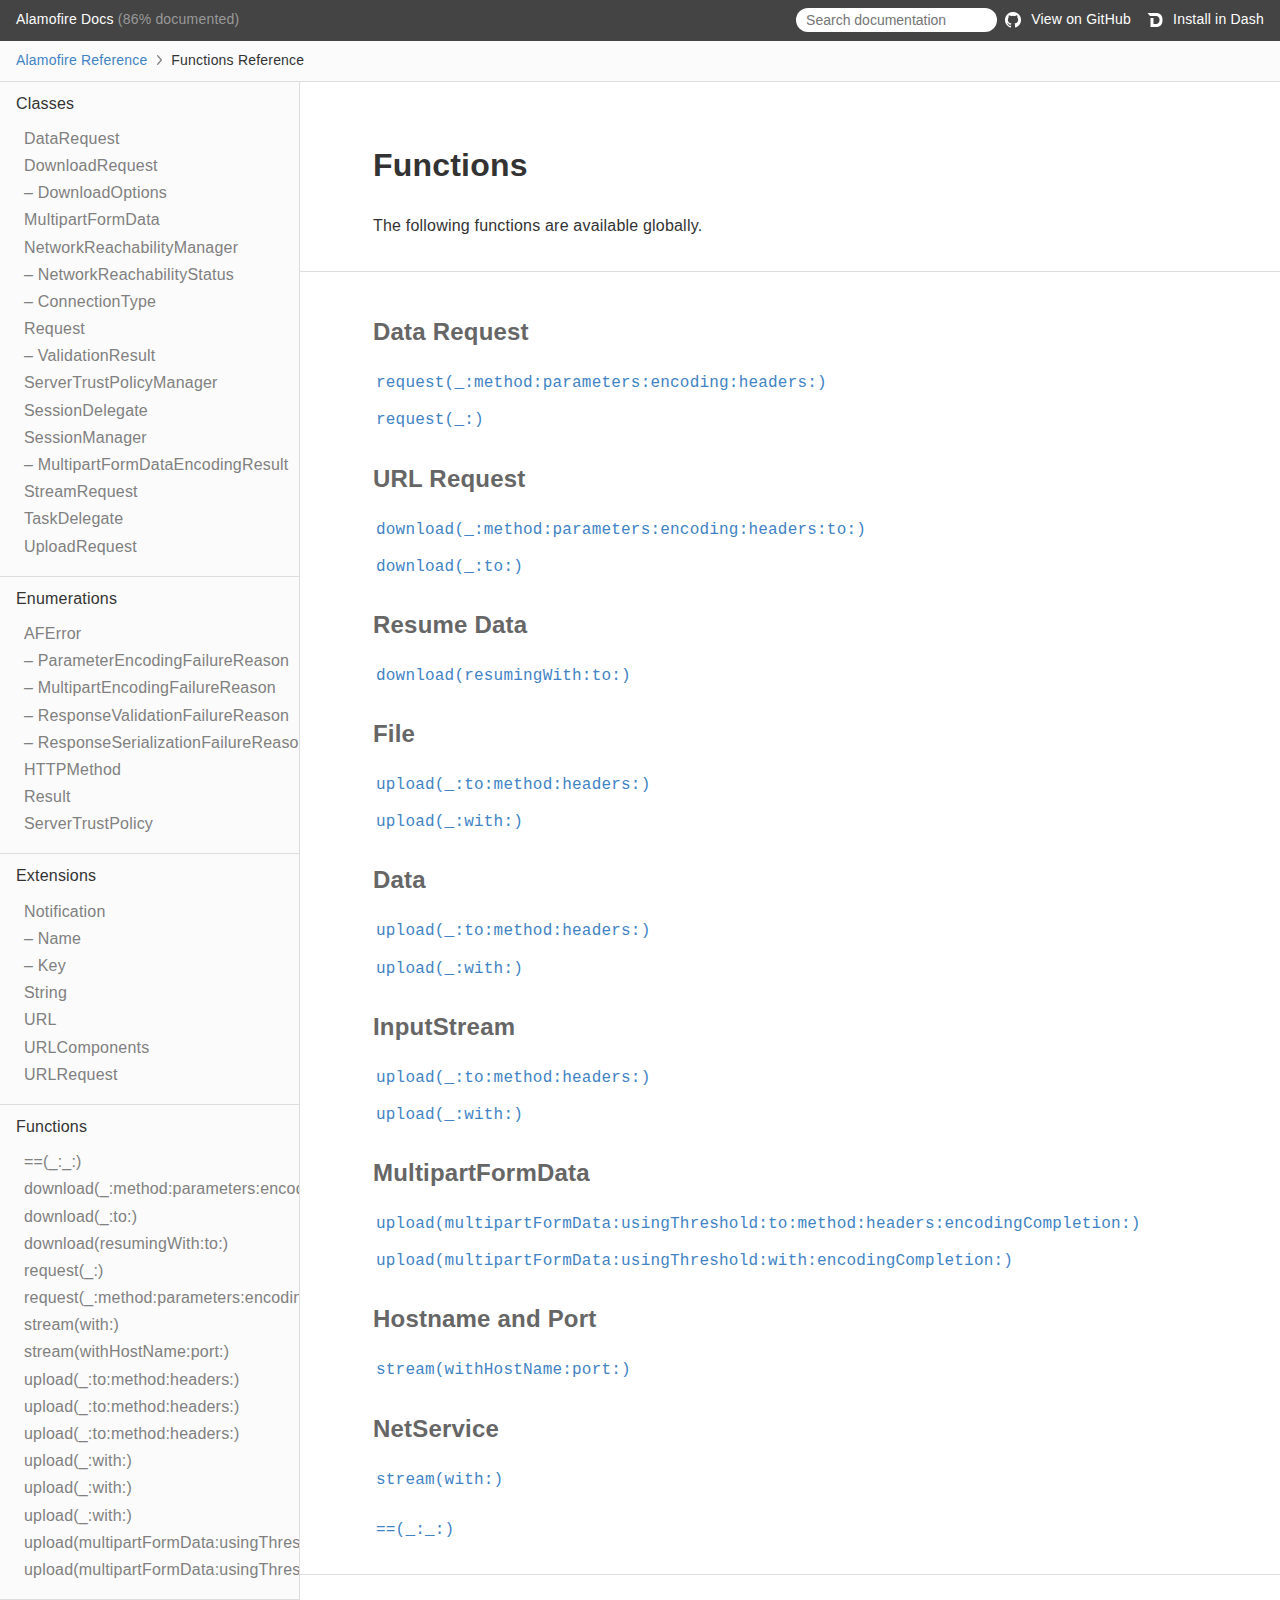
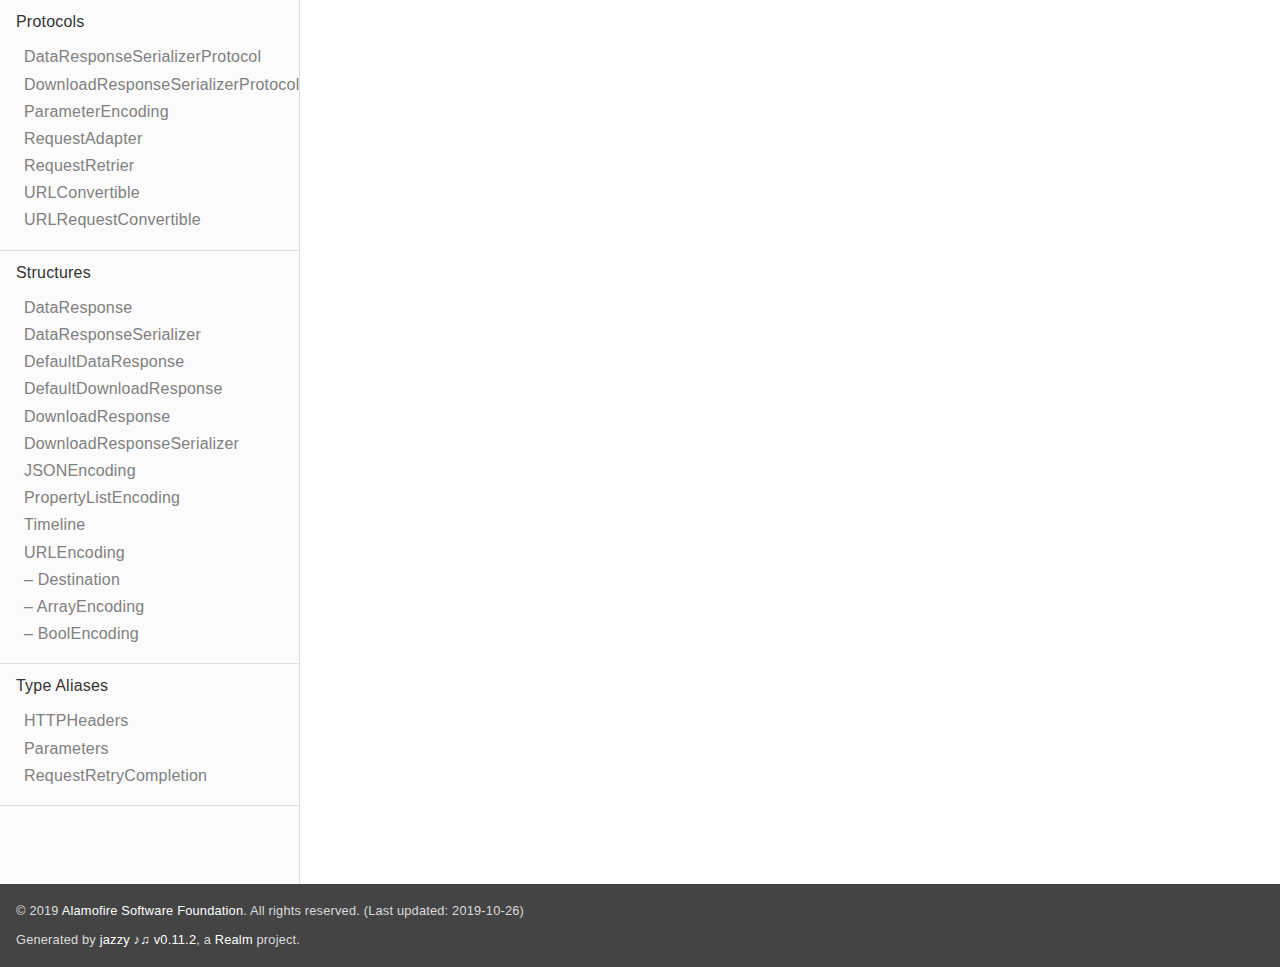
<file: Alamofire-4.9.1/docs/Functions.html>
<!DOCTYPE html>
<html lang="en">
  <head>
    <title>Functions  Reference</title>
    <link rel="stylesheet" type="text/css" href="css/jazzy.css" />
    <link rel="stylesheet" type="text/css" href="css/highlight.css" />
    <meta charset="utf-8">
    <script src="js/jquery.min.js" defer></script>
    <script src="js/jazzy.js" defer></script>
    
    <script src="js/lunr.min.js" defer></script>
    <script src="js/typeahead.jquery.js" defer></script>
    <script src="js/jazzy.search.js" defer></script>
  </head>
  <body>

    <a name="//apple_ref/swift/Section/Functions" class="dashAnchor"></a>

    <a title="Functions  Reference"></a>

    <header class="header">
      <p class="header-col header-col--primary">
        <a class="header-link" href="index.html">
          Alamofire Docs
        </a>
         (86% documented)
      </p>
    
      <p class="header-col--secondary">
        <form role="search" action="search.json">
          <input type="text" placeholder="Search documentation" data-typeahead>
        </form>
      </p>
    
        <p class="header-col header-col--secondary">
          <a class="header-link" href="https://github.com/Alamofire/Alamofire">
            <img class="header-icon" src="img/gh.png"/>
            View on GitHub
          </a>
        </p>
    
        <p class="header-col header-col--secondary">
          <a class="header-link" href="dash-feed://https%3A%2F%2Falamofire%2Egithub%2Eio%2FAlamofire%2Fdocsets%2FAlamofire%2Exml">
            <img class="header-icon" src="img/dash.png"/>
            Install in Dash
          </a>
        </p>
    </header>

    <p class="breadcrumbs">
      <a class="breadcrumb" href="index.html">Alamofire Reference</a>
      <img class="carat" src="img/carat.png" />
      Functions  Reference
    </p>

    <div class="content-wrapper">
      <nav class="navigation">
        <ul class="nav-groups">
          <li class="nav-group-name">
            <a class="nav-group-name-link" href="Classes.html">Classes</a>
            <ul class="nav-group-tasks">
              <li class="nav-group-task">
                <a class="nav-group-task-link" href="Classes/DataRequest.html">DataRequest</a>
              </li>
              <li class="nav-group-task">
                <a class="nav-group-task-link" href="Classes/DownloadRequest.html">DownloadRequest</a>
              </li>
              <li class="nav-group-task">
                <a class="nav-group-task-link" href="Classes/DownloadRequest/DownloadOptions.html">– DownloadOptions</a>
              </li>
              <li class="nav-group-task">
                <a class="nav-group-task-link" href="Classes/MultipartFormData.html">MultipartFormData</a>
              </li>
              <li class="nav-group-task">
                <a class="nav-group-task-link" href="Classes/NetworkReachabilityManager.html">NetworkReachabilityManager</a>
              </li>
              <li class="nav-group-task">
                <a class="nav-group-task-link" href="Classes/NetworkReachabilityManager/NetworkReachabilityStatus.html">– NetworkReachabilityStatus</a>
              </li>
              <li class="nav-group-task">
                <a class="nav-group-task-link" href="Classes/NetworkReachabilityManager/ConnectionType.html">– ConnectionType</a>
              </li>
              <li class="nav-group-task">
                <a class="nav-group-task-link" href="Classes/Request.html">Request</a>
              </li>
              <li class="nav-group-task">
                <a class="nav-group-task-link" href="Classes/Request/ValidationResult.html">– ValidationResult</a>
              </li>
              <li class="nav-group-task">
                <a class="nav-group-task-link" href="Classes/ServerTrustPolicyManager.html">ServerTrustPolicyManager</a>
              </li>
              <li class="nav-group-task">
                <a class="nav-group-task-link" href="Classes/SessionDelegate.html">SessionDelegate</a>
              </li>
              <li class="nav-group-task">
                <a class="nav-group-task-link" href="Classes/SessionManager.html">SessionManager</a>
              </li>
              <li class="nav-group-task">
                <a class="nav-group-task-link" href="Classes/SessionManager/MultipartFormDataEncodingResult.html">– MultipartFormDataEncodingResult</a>
              </li>
              <li class="nav-group-task">
                <a class="nav-group-task-link" href="Classes.html#/s:9Alamofire13StreamRequestC">StreamRequest</a>
              </li>
              <li class="nav-group-task">
                <a class="nav-group-task-link" href="Classes/TaskDelegate.html">TaskDelegate</a>
              </li>
              <li class="nav-group-task">
                <a class="nav-group-task-link" href="Classes/UploadRequest.html">UploadRequest</a>
              </li>
            </ul>
          </li>
          <li class="nav-group-name">
            <a class="nav-group-name-link" href="Enums.html">Enumerations</a>
            <ul class="nav-group-tasks">
              <li class="nav-group-task">
                <a class="nav-group-task-link" href="Enums/AFError.html">AFError</a>
              </li>
              <li class="nav-group-task">
                <a class="nav-group-task-link" href="Enums/AFError/ParameterEncodingFailureReason.html">– ParameterEncodingFailureReason</a>
              </li>
              <li class="nav-group-task">
                <a class="nav-group-task-link" href="Enums/AFError/MultipartEncodingFailureReason.html">– MultipartEncodingFailureReason</a>
              </li>
              <li class="nav-group-task">
                <a class="nav-group-task-link" href="Enums/AFError/ResponseValidationFailureReason.html">– ResponseValidationFailureReason</a>
              </li>
              <li class="nav-group-task">
                <a class="nav-group-task-link" href="Enums/AFError/ResponseSerializationFailureReason.html">– ResponseSerializationFailureReason</a>
              </li>
              <li class="nav-group-task">
                <a class="nav-group-task-link" href="Enums/HTTPMethod.html">HTTPMethod</a>
              </li>
              <li class="nav-group-task">
                <a class="nav-group-task-link" href="Enums/Result.html">Result</a>
              </li>
              <li class="nav-group-task">
                <a class="nav-group-task-link" href="Enums/ServerTrustPolicy.html">ServerTrustPolicy</a>
              </li>
            </ul>
          </li>
          <li class="nav-group-name">
            <a class="nav-group-name-link" href="Extensions.html">Extensions</a>
            <ul class="nav-group-tasks">
              <li class="nav-group-task">
                <a class="nav-group-task-link" href="Extensions/Notification.html">Notification</a>
              </li>
              <li class="nav-group-task">
                <a class="nav-group-task-link" href="Extensions/Notification/Name.html">– Name</a>
              </li>
              <li class="nav-group-task">
                <a class="nav-group-task-link" href="Extensions/Notification/Key.html">– Key</a>
              </li>
              <li class="nav-group-task">
                <a class="nav-group-task-link" href="Extensions/String.html">String</a>
              </li>
              <li class="nav-group-task">
                <a class="nav-group-task-link" href="Extensions/URL.html">URL</a>
              </li>
              <li class="nav-group-task">
                <a class="nav-group-task-link" href="Extensions/URLComponents.html">URLComponents</a>
              </li>
              <li class="nav-group-task">
                <a class="nav-group-task-link" href="Extensions/URLRequest.html">URLRequest</a>
              </li>
            </ul>
          </li>
          <li class="nav-group-name">
            <a class="nav-group-name-link" href="Functions.html">Functions</a>
            <ul class="nav-group-tasks">
              <li class="nav-group-task">
                <a class="nav-group-task-link" href="Functions.html#/s:9Alamofire2eeoiySbAA26NetworkReachabilityManagerC0cD6StatusO_AFtF">==(_:_:)</a>
              </li>
              <li class="nav-group-task">
                <a class="nav-group-task-link" href="Functions.html#/s:[base64]">download(_:method:parameters:encoding:headers:to:)</a>
              </li>
              <li class="nav-group-task">
                <a class="nav-group-task-link" href="Functions.html#/s:9Alamofire8download_2toAA15DownloadRequestCAA21URLRequestConvertible_p_10Foundation3URLV011destinationI0_AE0D7OptionsV7optionstAI_So17NSHTTPURLResponseCtcSgtF">download(_:to:)</a>
              </li>
              <li class="nav-group-task">
                <a class="nav-group-task-link" href="Functions.html#/s:9Alamofire8download12resumingWith2toAA15DownloadRequestC10Foundation4DataV_AG3URLV011destinationJ0_AF0F7OptionsV7optionstAK_So17NSHTTPURLResponseCtcSgtF">download(resumingWith:to:)</a>
              </li>
              <li class="nav-group-task">
                <a class="nav-group-task-link" href="Functions.html#/s:9Alamofire7requestyAA11DataRequestCAA21URLRequestConvertible_pF">request(_:)</a>
              </li>
              <li class="nav-group-task">
                <a class="nav-group-task-link" href="Functions.html#/s:9Alamofire7request_6method10parameters8encoding7headersAA11DataRequestCAA14URLConvertible_p_AA10HTTPMethodOSDySSypGSgAA17ParameterEncoding_pSDyS2SGSgtF">request(_:method:parameters:encoding:headers:)</a>
              </li>
              <li class="nav-group-task">
                <a class="nav-group-task-link" href="Functions.html#/s:9Alamofire6stream4withAA13StreamRequestCSo12NSNetServiceC_tF">stream(with:)</a>
              </li>
              <li class="nav-group-task">
                <a class="nav-group-task-link" href="Functions.html#/s:9Alamofire6stream12withHostName4portAA13StreamRequestCSS_SitF">stream(withHostName:port:)</a>
              </li>
              <li class="nav-group-task">
                <a class="nav-group-task-link" href="Functions.html#/s:9Alamofire6upload_2to6method7headersAA13UploadRequestC10Foundation3URLV_AA14URLConvertible_pAA10HTTPMethodOSDyS2SGSgtF">upload(_:to:method:headers:)</a>
              </li>
              <li class="nav-group-task">
                <a class="nav-group-task-link" href="Functions.html#/s:9Alamofire6upload_2to6method7headersAA13UploadRequestC10Foundation4DataV_AA14URLConvertible_pAA10HTTPMethodOSDyS2SGSgtF">upload(_:to:method:headers:)</a>
              </li>
              <li class="nav-group-task">
                <a class="nav-group-task-link" href="Functions.html#/s:9Alamofire6upload_2to6method7headersAA13UploadRequestCSo13NSInputStreamC_AA14URLConvertible_pAA10HTTPMethodOSDyS2SGSgtF">upload(_:to:method:headers:)</a>
              </li>
              <li class="nav-group-task">
                <a class="nav-group-task-link" href="Functions.html#/s:9Alamofire6upload_4withAA13UploadRequestC10Foundation3URLV_AA21URLRequestConvertible_ptF">upload(_:with:)</a>
              </li>
              <li class="nav-group-task">
                <a class="nav-group-task-link" href="Functions.html#/s:9Alamofire6upload_4withAA13UploadRequestC10Foundation4DataV_AA21URLRequestConvertible_ptF">upload(_:with:)</a>
              </li>
              <li class="nav-group-task">
                <a class="nav-group-task-link" href="Functions.html#/s:9Alamofire6upload_4withAA13UploadRequestCSo13NSInputStreamC_AA21URLRequestConvertible_ptF">upload(_:with:)</a>
              </li>
              <li class="nav-group-task">
                <a class="nav-group-task-link" href="Functions.html#/s:[base64]">upload(multipartFormData:usingThreshold:to:method:headers:encodingCompletion:)</a>
              </li>
              <li class="nav-group-task">
                <a class="nav-group-task-link" href="Functions.html#/s:9Alamofire6upload17multipartFormData14usingThreshold4with18encodingCompletionyyAA09MultipartdE0Cc_s6UInt64VAA21URLRequestConvertible_pyAA14SessionManagerC0kdE14EncodingResultOcSgtF">upload(multipartFormData:usingThreshold:with:encodingCompletion:)</a>
              </li>
            </ul>
          </li>
          <li class="nav-group-name">
            <a class="nav-group-name-link" href="Protocols.html">Protocols</a>
            <ul class="nav-group-tasks">
              <li class="nav-group-task">
                <a class="nav-group-task-link" href="Protocols/DataResponseSerializerProtocol.html">DataResponseSerializerProtocol</a>
              </li>
              <li class="nav-group-task">
                <a class="nav-group-task-link" href="Protocols/DownloadResponseSerializerProtocol.html">DownloadResponseSerializerProtocol</a>
              </li>
              <li class="nav-group-task">
                <a class="nav-group-task-link" href="Protocols/ParameterEncoding.html">ParameterEncoding</a>
              </li>
              <li class="nav-group-task">
                <a class="nav-group-task-link" href="Protocols/RequestAdapter.html">RequestAdapter</a>
              </li>
              <li class="nav-group-task">
                <a class="nav-group-task-link" href="Protocols/RequestRetrier.html">RequestRetrier</a>
              </li>
              <li class="nav-group-task">
                <a class="nav-group-task-link" href="Protocols/URLConvertible.html">URLConvertible</a>
              </li>
              <li class="nav-group-task">
                <a class="nav-group-task-link" href="Protocols/URLRequestConvertible.html">URLRequestConvertible</a>
              </li>
            </ul>
          </li>
          <li class="nav-group-name">
            <a class="nav-group-name-link" href="Structs.html">Structures</a>
            <ul class="nav-group-tasks">
              <li class="nav-group-task">
                <a class="nav-group-task-link" href="Structs/DataResponse.html">DataResponse</a>
              </li>
              <li class="nav-group-task">
                <a class="nav-group-task-link" href="Structs/DataResponseSerializer.html">DataResponseSerializer</a>
              </li>
              <li class="nav-group-task">
                <a class="nav-group-task-link" href="Structs/DefaultDataResponse.html">DefaultDataResponse</a>
              </li>
              <li class="nav-group-task">
                <a class="nav-group-task-link" href="Structs/DefaultDownloadResponse.html">DefaultDownloadResponse</a>
              </li>
              <li class="nav-group-task">
                <a class="nav-group-task-link" href="Structs/DownloadResponse.html">DownloadResponse</a>
              </li>
              <li class="nav-group-task">
                <a class="nav-group-task-link" href="Structs/DownloadResponseSerializer.html">DownloadResponseSerializer</a>
              </li>
              <li class="nav-group-task">
                <a class="nav-group-task-link" href="Structs/JSONEncoding.html">JSONEncoding</a>
              </li>
              <li class="nav-group-task">
                <a class="nav-group-task-link" href="Structs/PropertyListEncoding.html">PropertyListEncoding</a>
              </li>
              <li class="nav-group-task">
                <a class="nav-group-task-link" href="Structs/Timeline.html">Timeline</a>
              </li>
              <li class="nav-group-task">
                <a class="nav-group-task-link" href="Structs/URLEncoding.html">URLEncoding</a>
              </li>
              <li class="nav-group-task">
                <a class="nav-group-task-link" href="Structs/URLEncoding/Destination.html">– Destination</a>
              </li>
              <li class="nav-group-task">
                <a class="nav-group-task-link" href="Structs/URLEncoding/ArrayEncoding.html">– ArrayEncoding</a>
              </li>
              <li class="nav-group-task">
                <a class="nav-group-task-link" href="Structs/URLEncoding/BoolEncoding.html">– BoolEncoding</a>
              </li>
            </ul>
          </li>
          <li class="nav-group-name">
            <a class="nav-group-name-link" href="Typealiases.html">Type Aliases</a>
            <ul class="nav-group-tasks">
              <li class="nav-group-task">
                <a class="nav-group-task-link" href="Typealiases.html#/s:9Alamofire11HTTPHeadersa">HTTPHeaders</a>
              </li>
              <li class="nav-group-task">
                <a class="nav-group-task-link" href="Typealiases.html#/s:9Alamofire10Parametersa">Parameters</a>
              </li>
              <li class="nav-group-task">
                <a class="nav-group-task-link" href="Typealiases.html#/s:9Alamofire22RequestRetryCompletiona">RequestRetryCompletion</a>
              </li>
            </ul>
          </li>
        </ul>
      </nav>
      <article class="main-content">

        <section class="section">
          <div class="section-content">
            <h1>Functions</h1>
            <p>The following functions are available globally.</p>

          </div>
        </section>

        <section class="section">
          <div class="section-content">
            <div class="task-group">
              <div class="task-name-container">
                <a name="/Data%20Request"></a>
                <a name="//apple_ref/swift/Section/Data Request" class="dashAnchor"></a>
                <a href="#/Data%20Request">
                  <h3 class="section-name">Data Request</h3>
                </a>
              </div>
              <ul class="item-container">
                <li class="item">
                  <div>
                    <code>
                    <a name="/s:9Alamofire7request_6method10parameters8encoding7headersAA11DataRequestCAA14URLConvertible_p_AA10HTTPMethodOSDySSypGSgAA17ParameterEncoding_pSDyS2SGSgtF"></a>
                    <a name="//apple_ref/swift/Function/request(_:method:parameters:encoding:headers:)" class="dashAnchor"></a>
                    <a class="token" href="#/s:9Alamofire7request_6method10parameters8encoding7headersAA11DataRequestCAA14URLConvertible_p_AA10HTTPMethodOSDySSypGSgAA17ParameterEncoding_pSDyS2SGSgtF">request(_:method:parameters:encoding:headers:)</a>
                    </code>
                  </div>
                  <div class="height-container">
                    <div class="pointer-container"></div>
                    <section class="section">
                      <div class="pointer"></div>
                      <div class="abstract">
                        <p>Creates a <code><a href="Classes/DataRequest.html">DataRequest</a></code> using the default <code><a href="Classes/SessionManager.html">SessionManager</a></code> to retrieve the contents of the specified <code>url</code>,
<code>method</code>, <code>parameters</code>, <code>encoding</code> and <code>headers</code>.</p>

                      </div>
                      <div class="declaration">
                        <h4>Declaration</h4>
                        <div class="language">
                          <p class="aside-title">Swift</p>
                          <pre class="highlight swift"><code><span class="kd">@discardableResult</span>
<span class="kd">public</span> <span class="kd">func</span> <span class="nf">request</span><span class="p">(</span>
    <span class="n">_</span> <span class="nv">url</span><span class="p">:</span> <span class="kt"><a href="Protocols/URLConvertible.html">URLConvertible</a></span><span class="p">,</span>
    <span class="nv">method</span><span class="p">:</span> <span class="kt"><a href="Enums/HTTPMethod.html">HTTPMethod</a></span> <span class="o">=</span> <span class="o">.</span><span class="k">get</span><span class="p">,</span>
    <span class="nv">parameters</span><span class="p">:</span> <span class="kt"><a href="Typealiases.html#/s:9Alamofire10Parametersa">Parameters</a></span><span class="p">?</span> <span class="o">=</span> <span class="kc">nil</span><span class="p">,</span>
    <span class="nv">encoding</span><span class="p">:</span> <span class="kt"><a href="Protocols/ParameterEncoding.html">ParameterEncoding</a></span> <span class="o">=</span> <span class="kt"><a href="Structs/URLEncoding.html">URLEncoding</a></span><span class="o">.</span><span class="k">default</span><span class="p">,</span>
    <span class="nv">headers</span><span class="p">:</span> <span class="kt"><a href="Typealiases.html#/s:9Alamofire11HTTPHeadersa">HTTPHeaders</a></span><span class="p">?</span> <span class="o">=</span> <span class="kc">nil</span><span class="p">)</span>
    <span class="o">-&gt;</span> <span class="kt"><a href="Classes/DataRequest.html">DataRequest</a></span></code></pre>

                        </div>
                      </div>
                      <div>
                        <h4>Parameters</h4>
                        <table class="graybox">
                          <tbody>
                            <tr>
                              <td>
                                <code>
                                <em>url</em>
                                </code>
                              </td>
                              <td>
                                <div>
                                  <p>The URL.</p>
                                </div>
                              </td>
                            </tr>
                            <tr>
                              <td>
                                <code>
                                <em>method</em>
                                </code>
                              </td>
                              <td>
                                <div>
                                  <p>The HTTP method. <code>.get</code> by default.</p>
                                </div>
                              </td>
                            </tr>
                            <tr>
                              <td>
                                <code>
                                <em>parameters</em>
                                </code>
                              </td>
                              <td>
                                <div>
                                  <p>The parameters. <code>nil</code> by default.</p>
                                </div>
                              </td>
                            </tr>
                            <tr>
                              <td>
                                <code>
                                <em>encoding</em>
                                </code>
                              </td>
                              <td>
                                <div>
                                  <p>The parameter encoding. <code><a href="Structs/URLEncoding.html#/s:9Alamofire11URLEncodingV7defaultACvpZ">URLEncoding.default</a></code> by default.</p>
                                </div>
                              </td>
                            </tr>
                            <tr>
                              <td>
                                <code>
                                <em>headers</em>
                                </code>
                              </td>
                              <td>
                                <div>
                                  <p>The HTTP headers. <code>nil</code> by default.</p>
                                </div>
                              </td>
                            </tr>
                          </tbody>
                        </table>
                      </div>
                      <div>
                        <h4>Return Value</h4>
                        <p>The created <code><a href="Classes/DataRequest.html">DataRequest</a></code>.</p>
                      </div>
                    </section>
                  </div>
                </li>
                <li class="item">
                  <div>
                    <code>
                    <a name="/s:9Alamofire7requestyAA11DataRequestCAA21URLRequestConvertible_pF"></a>
                    <a name="//apple_ref/swift/Function/request(_:)" class="dashAnchor"></a>
                    <a class="token" href="#/s:9Alamofire7requestyAA11DataRequestCAA21URLRequestConvertible_pF">request(_:)</a>
                    </code>
                  </div>
                  <div class="height-container">
                    <div class="pointer-container"></div>
                    <section class="section">
                      <div class="pointer"></div>
                      <div class="abstract">
                        <p>Creates a <code><a href="Classes/DataRequest.html">DataRequest</a></code> using the default <code><a href="Classes/SessionManager.html">SessionManager</a></code> to retrieve the contents of a URL based on the
specified <code>urlRequest</code>.</p>

                      </div>
                      <div class="declaration">
                        <h4>Declaration</h4>
                        <div class="language">
                          <p class="aside-title">Swift</p>
                          <pre class="highlight swift"><code><span class="kd">@discardableResult</span>
<span class="kd">public</span> <span class="kd">func</span> <span class="nf">request</span><span class="p">(</span><span class="n">_</span> <span class="nv">urlRequest</span><span class="p">:</span> <span class="kt"><a href="Protocols/URLRequestConvertible.html">URLRequestConvertible</a></span><span class="p">)</span> <span class="o">-&gt;</span> <span class="kt"><a href="Classes/DataRequest.html">DataRequest</a></span></code></pre>

                        </div>
                      </div>
                      <div>
                        <h4>Parameters</h4>
                        <table class="graybox">
                          <tbody>
                            <tr>
                              <td>
                                <code>
                                <em>urlRequest</em>
                                </code>
                              </td>
                              <td>
                                <div>
                                  <p>The URL request</p>
                                </div>
                              </td>
                            </tr>
                          </tbody>
                        </table>
                      </div>
                      <div>
                        <h4>Return Value</h4>
                        <p>The created <code><a href="Classes/DataRequest.html">DataRequest</a></code>.</p>
                      </div>
                    </section>
                  </div>
                </li>
              </ul>
            </div>
            <div class="task-group">
              <div class="task-name-container">
                <a name="/URL%20Request"></a>
                <a name="//apple_ref/swift/Section/URL Request" class="dashAnchor"></a>
                <a href="#/URL%20Request">
                  <h3 class="section-name">URL Request</h3>
                </a>
              </div>
              <ul class="item-container">
                <li class="item">
                  <div>
                    <code>
                    <a name="/s:[base64]"></a>
                    <a name="//apple_ref/swift/Function/download(_:method:parameters:encoding:headers:to:)" class="dashAnchor"></a>
                    <a class="token" href="#/s:[base64]">download(_:method:parameters:encoding:headers:to:)</a>
                    </code>
                  </div>
                  <div class="height-container">
                    <div class="pointer-container"></div>
                    <section class="section">
                      <div class="pointer"></div>
                      <div class="abstract">
                        <p>Creates a <code><a href="Classes/DownloadRequest.html">DownloadRequest</a></code> using the default <code><a href="Classes/SessionManager.html">SessionManager</a></code> to retrieve the contents of the specified <code>url</code>,
<code>method</code>, <code>parameters</code>, <code>encoding</code>, <code>headers</code> and save them to the <code>destination</code>.</p>

<p>If <code>destination</code> is not specified, the contents will remain in the temporary location determined by the
underlying URL session.</p>

                      </div>
                      <div class="declaration">
                        <h4>Declaration</h4>
                        <div class="language">
                          <p class="aside-title">Swift</p>
                          <pre class="highlight swift"><code><span class="kd">@discardableResult</span>
<span class="kd">public</span> <span class="kd">func</span> <span class="nf">download</span><span class="p">(</span>
    <span class="n">_</span> <span class="nv">url</span><span class="p">:</span> <span class="kt"><a href="Protocols/URLConvertible.html">URLConvertible</a></span><span class="p">,</span>
    <span class="nv">method</span><span class="p">:</span> <span class="kt"><a href="Enums/HTTPMethod.html">HTTPMethod</a></span> <span class="o">=</span> <span class="o">.</span><span class="k">get</span><span class="p">,</span>
    <span class="nv">parameters</span><span class="p">:</span> <span class="kt"><a href="Typealiases.html#/s:9Alamofire10Parametersa">Parameters</a></span><span class="p">?</span> <span class="o">=</span> <span class="kc">nil</span><span class="p">,</span>
    <span class="nv">encoding</span><span class="p">:</span> <span class="kt"><a href="Protocols/ParameterEncoding.html">ParameterEncoding</a></span> <span class="o">=</span> <span class="kt"><a href="Structs/URLEncoding.html">URLEncoding</a></span><span class="o">.</span><span class="k">default</span><span class="p">,</span>
    <span class="nv">headers</span><span class="p">:</span> <span class="kt"><a href="Typealiases.html#/s:9Alamofire11HTTPHeadersa">HTTPHeaders</a></span><span class="p">?</span> <span class="o">=</span> <span class="kc">nil</span><span class="p">,</span>
    <span class="n">to</span> <span class="nv">destination</span><span class="p">:</span> <span class="kt"><a href="Classes/DownloadRequest.html">DownloadRequest</a></span><span class="o">.</span><span class="kt">DownloadFileDestination</span><span class="p">?</span> <span class="o">=</span> <span class="kc">nil</span><span class="p">)</span>
    <span class="o">-&gt;</span> <span class="kt"><a href="Classes/DownloadRequest.html">DownloadRequest</a></span></code></pre>

                        </div>
                      </div>
                      <div>
                        <h4>Parameters</h4>
                        <table class="graybox">
                          <tbody>
                            <tr>
                              <td>
                                <code>
                                <em>url</em>
                                </code>
                              </td>
                              <td>
                                <div>
                                  <p>The URL.</p>
                                </div>
                              </td>
                            </tr>
                            <tr>
                              <td>
                                <code>
                                <em>method</em>
                                </code>
                              </td>
                              <td>
                                <div>
                                  <p>The HTTP method. <code>.get</code> by default.</p>
                                </div>
                              </td>
                            </tr>
                            <tr>
                              <td>
                                <code>
                                <em>parameters</em>
                                </code>
                              </td>
                              <td>
                                <div>
                                  <p>The parameters. <code>nil</code> by default.</p>
                                </div>
                              </td>
                            </tr>
                            <tr>
                              <td>
                                <code>
                                <em>encoding</em>
                                </code>
                              </td>
                              <td>
                                <div>
                                  <p>The parameter encoding. <code><a href="Structs/URLEncoding.html#/s:9Alamofire11URLEncodingV7defaultACvpZ">URLEncoding.default</a></code> by default.</p>
                                </div>
                              </td>
                            </tr>
                            <tr>
                              <td>
                                <code>
                                <em>headers</em>
                                </code>
                              </td>
                              <td>
                                <div>
                                  <p>The HTTP headers. <code>nil</code> by default.</p>
                                </div>
                              </td>
                            </tr>
                            <tr>
                              <td>
                                <code>
                                <em>destination</em>
                                </code>
                              </td>
                              <td>
                                <div>
                                  <p>The closure used to determine the destination of the downloaded file. <code>nil</code> by default.</p>
                                </div>
                              </td>
                            </tr>
                          </tbody>
                        </table>
                      </div>
                      <div>
                        <h4>Return Value</h4>
                        <p>The created <code><a href="Classes/DownloadRequest.html">DownloadRequest</a></code>.</p>
                      </div>
                    </section>
                  </div>
                </li>
                <li class="item">
                  <div>
                    <code>
                    <a name="/s:9Alamofire8download_2toAA15DownloadRequestCAA21URLRequestConvertible_p_10Foundation3URLV011destinationI0_AE0D7OptionsV7optionstAI_So17NSHTTPURLResponseCtcSgtF"></a>
                    <a name="//apple_ref/swift/Function/download(_:to:)" class="dashAnchor"></a>
                    <a class="token" href="#/s:9Alamofire8download_2toAA15DownloadRequestCAA21URLRequestConvertible_p_10Foundation3URLV011destinationI0_AE0D7OptionsV7optionstAI_So17NSHTTPURLResponseCtcSgtF">download(_:to:)</a>
                    </code>
                  </div>
                  <div class="height-container">
                    <div class="pointer-container"></div>
                    <section class="section">
                      <div class="pointer"></div>
                      <div class="abstract">
                        <p>Creates a <code><a href="Classes/DownloadRequest.html">DownloadRequest</a></code> using the default <code><a href="Classes/SessionManager.html">SessionManager</a></code> to retrieve the contents of a URL based on the
specified <code>urlRequest</code> and save them to the <code>destination</code>.</p>

<p>If <code>destination</code> is not specified, the contents will remain in the temporary location determined by the
underlying URL session.</p>

                      </div>
                      <div class="declaration">
                        <h4>Declaration</h4>
                        <div class="language">
                          <p class="aside-title">Swift</p>
                          <pre class="highlight swift"><code><span class="kd">@discardableResult</span>
<span class="kd">public</span> <span class="kd">func</span> <span class="nf">download</span><span class="p">(</span>
    <span class="n">_</span> <span class="nv">urlRequest</span><span class="p">:</span> <span class="kt"><a href="Protocols/URLRequestConvertible.html">URLRequestConvertible</a></span><span class="p">,</span>
    <span class="n">to</span> <span class="nv">destination</span><span class="p">:</span> <span class="kt"><a href="Classes/DownloadRequest.html">DownloadRequest</a></span><span class="o">.</span><span class="kt">DownloadFileDestination</span><span class="p">?</span> <span class="o">=</span> <span class="kc">nil</span><span class="p">)</span>
    <span class="o">-&gt;</span> <span class="kt"><a href="Classes/DownloadRequest.html">DownloadRequest</a></span></code></pre>

                        </div>
                      </div>
                      <div>
                        <h4>Parameters</h4>
                        <table class="graybox">
                          <tbody>
                            <tr>
                              <td>
                                <code>
                                <em>urlRequest</em>
                                </code>
                              </td>
                              <td>
                                <div>
                                  <p>The URL request.</p>
                                </div>
                              </td>
                            </tr>
                            <tr>
                              <td>
                                <code>
                                <em>destination</em>
                                </code>
                              </td>
                              <td>
                                <div>
                                  <p>The closure used to determine the destination of the downloaded file. <code>nil</code> by default.</p>
                                </div>
                              </td>
                            </tr>
                          </tbody>
                        </table>
                      </div>
                      <div>
                        <h4>Return Value</h4>
                        <p>The created <code><a href="Classes/DownloadRequest.html">DownloadRequest</a></code>.</p>
                      </div>
                    </section>
                  </div>
                </li>
              </ul>
            </div>
            <div class="task-group">
              <div class="task-name-container">
                <a name="/Resume%20Data"></a>
                <a name="//apple_ref/swift/Section/Resume Data" class="dashAnchor"></a>
                <a href="#/Resume%20Data">
                  <h3 class="section-name">Resume Data</h3>
                </a>
              </div>
              <ul class="item-container">
                <li class="item">
                  <div>
                    <code>
                    <a name="/s:9Alamofire8download12resumingWith2toAA15DownloadRequestC10Foundation4DataV_AG3URLV011destinationJ0_AF0F7OptionsV7optionstAK_So17NSHTTPURLResponseCtcSgtF"></a>
                    <a name="//apple_ref/swift/Function/download(resumingWith:to:)" class="dashAnchor"></a>
                    <a class="token" href="#/s:9Alamofire8download12resumingWith2toAA15DownloadRequestC10Foundation4DataV_AG3URLV011destinationJ0_AF0F7OptionsV7optionstAK_So17NSHTTPURLResponseCtcSgtF">download(resumingWith:to:)</a>
                    </code>
                  </div>
                  <div class="height-container">
                    <div class="pointer-container"></div>
                    <section class="section">
                      <div class="pointer"></div>
                      <div class="abstract">
                        <p>Creates a <code><a href="Classes/DownloadRequest.html">DownloadRequest</a></code> using the default <code><a href="Classes/SessionManager.html">SessionManager</a></code> from the <code>resumeData</code> produced from a
previous request cancellation to retrieve the contents of the original request and save them to the <code>destination</code>.</p>

<p>If <code>destination</code> is not specified, the contents will remain in the temporary location determined by the
underlying URL session.</p>

<p>On the latest release of all the Apple platforms (iOS 10, macOS 10.12, tvOS 10, watchOS 3), <code>resumeData</code> is broken
on background URL session configurations. There&rsquo;s an underlying bug in the <code>resumeData</code> generation logic where the
data is written incorrectly and will always fail to resume the download. For more information about the bug and
possible workarounds, please refer to the following Stack Overflow post:</p>

<ul>
<li><p><a href="http://stackoverflow.com/a/39347461/1342462">http://stackoverflow.com/a/39347461/1342462</a></p></li>
</ul>

                      </div>
                      <div class="declaration">
                        <h4>Declaration</h4>
                        <div class="language">
                          <p class="aside-title">Swift</p>
                          <pre class="highlight swift"><code><span class="kd">@discardableResult</span>
<span class="kd">public</span> <span class="kd">func</span> <span class="nf">download</span><span class="p">(</span>
    <span class="n">resumingWith</span> <span class="nv">resumeData</span><span class="p">:</span> <span class="kt">Data</span><span class="p">,</span>
    <span class="n">to</span> <span class="nv">destination</span><span class="p">:</span> <span class="kt"><a href="Classes/DownloadRequest.html">DownloadRequest</a></span><span class="o">.</span><span class="kt">DownloadFileDestination</span><span class="p">?</span> <span class="o">=</span> <span class="kc">nil</span><span class="p">)</span>
    <span class="o">-&gt;</span> <span class="kt"><a href="Classes/DownloadRequest.html">DownloadRequest</a></span></code></pre>

                        </div>
                      </div>
                      <div>
                        <h4>Parameters</h4>
                        <table class="graybox">
                          <tbody>
                            <tr>
                              <td>
                                <code>
                                <em>resumeData</em>
                                </code>
                              </td>
                              <td>
                                <div>
                                  <p>The resume data. This is an opaque data blob produced by <code>URLSessionDownloadTask</code>
                 when a task is cancelled. See <code>URLSession -downloadTask(withResumeData:)</code> for additional
                 information.</p>
                                </div>
                              </td>
                            </tr>
                            <tr>
                              <td>
                                <code>
                                <em>destination</em>
                                </code>
                              </td>
                              <td>
                                <div>
                                  <p>The closure used to determine the destination of the downloaded file. <code>nil</code> by default.</p>
                                </div>
                              </td>
                            </tr>
                          </tbody>
                        </table>
                      </div>
                      <div>
                        <h4>Return Value</h4>
                        <p>The created <code><a href="Classes/DownloadRequest.html">DownloadRequest</a></code>.</p>
                      </div>
                    </section>
                  </div>
                </li>
              </ul>
            </div>
            <div class="task-group">
              <div class="task-name-container">
                <a name="/File"></a>
                <a name="//apple_ref/swift/Section/File" class="dashAnchor"></a>
                <a href="#/File">
                  <h3 class="section-name">File</h3>
                </a>
              </div>
              <ul class="item-container">
                <li class="item">
                  <div>
                    <code>
                    <a name="/s:9Alamofire6upload_2to6method7headersAA13UploadRequestC10Foundation3URLV_AA14URLConvertible_pAA10HTTPMethodOSDyS2SGSgtF"></a>
                    <a name="//apple_ref/swift/Function/upload(_:to:method:headers:)" class="dashAnchor"></a>
                    <a class="token" href="#/s:9Alamofire6upload_2to6method7headersAA13UploadRequestC10Foundation3URLV_AA14URLConvertible_pAA10HTTPMethodOSDyS2SGSgtF">upload(_:to:method:headers:)</a>
                    </code>
                  </div>
                  <div class="height-container">
                    <div class="pointer-container"></div>
                    <section class="section">
                      <div class="pointer"></div>
                      <div class="abstract">
                        <p>Creates an <code><a href="Classes/UploadRequest.html">UploadRequest</a></code> using the default <code><a href="Classes/SessionManager.html">SessionManager</a></code> from the specified <code>url</code>, <code>method</code> and <code>headers</code>
for uploading the <code>file</code>.</p>

                      </div>
                      <div class="declaration">
                        <h4>Declaration</h4>
                        <div class="language">
                          <p class="aside-title">Swift</p>
                          <pre class="highlight swift"><code><span class="kd">@discardableResult</span>
<span class="kd">public</span> <span class="kd">func</span> <span class="nf">upload</span><span class="p">(</span>
    <span class="n">_</span> <span class="nv">fileURL</span><span class="p">:</span> <span class="kt">URL</span><span class="p">,</span>
    <span class="n">to</span> <span class="nv">url</span><span class="p">:</span> <span class="kt"><a href="Protocols/URLConvertible.html">URLConvertible</a></span><span class="p">,</span>
    <span class="nv">method</span><span class="p">:</span> <span class="kt"><a href="Enums/HTTPMethod.html">HTTPMethod</a></span> <span class="o">=</span> <span class="o">.</span><span class="n">post</span><span class="p">,</span>
    <span class="nv">headers</span><span class="p">:</span> <span class="kt"><a href="Typealiases.html#/s:9Alamofire11HTTPHeadersa">HTTPHeaders</a></span><span class="p">?</span> <span class="o">=</span> <span class="kc">nil</span><span class="p">)</span>
    <span class="o">-&gt;</span> <span class="kt"><a href="Classes/UploadRequest.html">UploadRequest</a></span></code></pre>

                        </div>
                      </div>
                      <div>
                        <h4>Parameters</h4>
                        <table class="graybox">
                          <tbody>
                            <tr>
                              <td>
                                <code>
                                <em>file</em>
                                </code>
                              </td>
                              <td>
                                <div>
                                  <p>The file to upload.</p>
                                </div>
                              </td>
                            </tr>
                            <tr>
                              <td>
                                <code>
                                <em>url</em>
                                </code>
                              </td>
                              <td>
                                <div>
                                  <p>The URL.</p>
                                </div>
                              </td>
                            </tr>
                            <tr>
                              <td>
                                <code>
                                <em>method</em>
                                </code>
                              </td>
                              <td>
                                <div>
                                  <p>The HTTP method. <code>.post</code> by default.</p>
                                </div>
                              </td>
                            </tr>
                            <tr>
                              <td>
                                <code>
                                <em>headers</em>
                                </code>
                              </td>
                              <td>
                                <div>
                                  <p>The HTTP headers. <code>nil</code> by default.</p>
                                </div>
                              </td>
                            </tr>
                          </tbody>
                        </table>
                      </div>
                      <div>
                        <h4>Return Value</h4>
                        <p>The created <code><a href="Classes/UploadRequest.html">UploadRequest</a></code>.</p>
                      </div>
                    </section>
                  </div>
                </li>
                <li class="item">
                  <div>
                    <code>
                    <a name="/s:9Alamofire6upload_4withAA13UploadRequestC10Foundation3URLV_AA21URLRequestConvertible_ptF"></a>
                    <a name="//apple_ref/swift/Function/upload(_:with:)" class="dashAnchor"></a>
                    <a class="token" href="#/s:9Alamofire6upload_4withAA13UploadRequestC10Foundation3URLV_AA21URLRequestConvertible_ptF">upload(_:with:)</a>
                    </code>
                  </div>
                  <div class="height-container">
                    <div class="pointer-container"></div>
                    <section class="section">
                      <div class="pointer"></div>
                      <div class="abstract">
                        <p>Creates a <code><a href="Classes/UploadRequest.html">UploadRequest</a></code> using the default <code><a href="Classes/SessionManager.html">SessionManager</a></code> from the specified <code>urlRequest</code> for
uploading the <code>file</code>.</p>

                      </div>
                      <div class="declaration">
                        <h4>Declaration</h4>
                        <div class="language">
                          <p class="aside-title">Swift</p>
                          <pre class="highlight swift"><code><span class="kd">@discardableResult</span>
<span class="kd">public</span> <span class="kd">func</span> <span class="nf">upload</span><span class="p">(</span><span class="n">_</span> <span class="nv">fileURL</span><span class="p">:</span> <span class="kt">URL</span><span class="p">,</span> <span class="n">with</span> <span class="nv">urlRequest</span><span class="p">:</span> <span class="kt"><a href="Protocols/URLRequestConvertible.html">URLRequestConvertible</a></span><span class="p">)</span> <span class="o">-&gt;</span> <span class="kt"><a href="Classes/UploadRequest.html">UploadRequest</a></span></code></pre>

                        </div>
                      </div>
                      <div>
                        <h4>Parameters</h4>
                        <table class="graybox">
                          <tbody>
                            <tr>
                              <td>
                                <code>
                                <em>file</em>
                                </code>
                              </td>
                              <td>
                                <div>
                                  <p>The file to upload.</p>
                                </div>
                              </td>
                            </tr>
                            <tr>
                              <td>
                                <code>
                                <em>urlRequest</em>
                                </code>
                              </td>
                              <td>
                                <div>
                                  <p>The URL request.</p>
                                </div>
                              </td>
                            </tr>
                          </tbody>
                        </table>
                      </div>
                      <div>
                        <h4>Return Value</h4>
                        <p>The created <code><a href="Classes/UploadRequest.html">UploadRequest</a></code>.</p>
                      </div>
                    </section>
                  </div>
                </li>
              </ul>
            </div>
            <div class="task-group">
              <div class="task-name-container">
                <a name="/Data"></a>
                <a name="//apple_ref/swift/Section/Data" class="dashAnchor"></a>
                <a href="#/Data">
                  <h3 class="section-name">Data</h3>
                </a>
              </div>
              <ul class="item-container">
                <li class="item">
                  <div>
                    <code>
                    <a name="/s:9Alamofire6upload_2to6method7headersAA13UploadRequestC10Foundation4DataV_AA14URLConvertible_pAA10HTTPMethodOSDyS2SGSgtF"></a>
                    <a name="//apple_ref/swift/Function/upload(_:to:method:headers:)" class="dashAnchor"></a>
                    <a class="token" href="#/s:9Alamofire6upload_2to6method7headersAA13UploadRequestC10Foundation4DataV_AA14URLConvertible_pAA10HTTPMethodOSDyS2SGSgtF">upload(_:to:method:headers:)</a>
                    </code>
                  </div>
                  <div class="height-container">
                    <div class="pointer-container"></div>
                    <section class="section">
                      <div class="pointer"></div>
                      <div class="abstract">
                        <p>Creates an <code><a href="Classes/UploadRequest.html">UploadRequest</a></code> using the default <code><a href="Classes/SessionManager.html">SessionManager</a></code> from the specified <code>url</code>, <code>method</code> and <code>headers</code>
for uploading the <code>data</code>.</p>

                      </div>
                      <div class="declaration">
                        <h4>Declaration</h4>
                        <div class="language">
                          <p class="aside-title">Swift</p>
                          <pre class="highlight swift"><code><span class="kd">@discardableResult</span>
<span class="kd">public</span> <span class="kd">func</span> <span class="nf">upload</span><span class="p">(</span>
    <span class="n">_</span> <span class="nv">data</span><span class="p">:</span> <span class="kt">Data</span><span class="p">,</span>
    <span class="n">to</span> <span class="nv">url</span><span class="p">:</span> <span class="kt"><a href="Protocols/URLConvertible.html">URLConvertible</a></span><span class="p">,</span>
    <span class="nv">method</span><span class="p">:</span> <span class="kt"><a href="Enums/HTTPMethod.html">HTTPMethod</a></span> <span class="o">=</span> <span class="o">.</span><span class="n">post</span><span class="p">,</span>
    <span class="nv">headers</span><span class="p">:</span> <span class="kt"><a href="Typealiases.html#/s:9Alamofire11HTTPHeadersa">HTTPHeaders</a></span><span class="p">?</span> <span class="o">=</span> <span class="kc">nil</span><span class="p">)</span>
    <span class="o">-&gt;</span> <span class="kt"><a href="Classes/UploadRequest.html">UploadRequest</a></span></code></pre>

                        </div>
                      </div>
                      <div>
                        <h4>Parameters</h4>
                        <table class="graybox">
                          <tbody>
                            <tr>
                              <td>
                                <code>
                                <em>data</em>
                                </code>
                              </td>
                              <td>
                                <div>
                                  <p>The data to upload.</p>
                                </div>
                              </td>
                            </tr>
                            <tr>
                              <td>
                                <code>
                                <em>url</em>
                                </code>
                              </td>
                              <td>
                                <div>
                                  <p>The URL.</p>
                                </div>
                              </td>
                            </tr>
                            <tr>
                              <td>
                                <code>
                                <em>method</em>
                                </code>
                              </td>
                              <td>
                                <div>
                                  <p>The HTTP method. <code>.post</code> by default.</p>
                                </div>
                              </td>
                            </tr>
                            <tr>
                              <td>
                                <code>
                                <em>headers</em>
                                </code>
                              </td>
                              <td>
                                <div>
                                  <p>The HTTP headers. <code>nil</code> by default.</p>
                                </div>
                              </td>
                            </tr>
                          </tbody>
                        </table>
                      </div>
                      <div>
                        <h4>Return Value</h4>
                        <p>The created <code><a href="Classes/UploadRequest.html">UploadRequest</a></code>.</p>
                      </div>
                    </section>
                  </div>
                </li>
                <li class="item">
                  <div>
                    <code>
                    <a name="/s:9Alamofire6upload_4withAA13UploadRequestC10Foundation4DataV_AA21URLRequestConvertible_ptF"></a>
                    <a name="//apple_ref/swift/Function/upload(_:with:)" class="dashAnchor"></a>
                    <a class="token" href="#/s:9Alamofire6upload_4withAA13UploadRequestC10Foundation4DataV_AA21URLRequestConvertible_ptF">upload(_:with:)</a>
                    </code>
                  </div>
                  <div class="height-container">
                    <div class="pointer-container"></div>
                    <section class="section">
                      <div class="pointer"></div>
                      <div class="abstract">
                        <p>Creates an <code><a href="Classes/UploadRequest.html">UploadRequest</a></code> using the default <code><a href="Classes/SessionManager.html">SessionManager</a></code> from the specified <code>urlRequest</code> for
uploading the <code>data</code>.</p>

                      </div>
                      <div class="declaration">
                        <h4>Declaration</h4>
                        <div class="language">
                          <p class="aside-title">Swift</p>
                          <pre class="highlight swift"><code><span class="kd">@discardableResult</span>
<span class="kd">public</span> <span class="kd">func</span> <span class="nf">upload</span><span class="p">(</span><span class="n">_</span> <span class="nv">data</span><span class="p">:</span> <span class="kt">Data</span><span class="p">,</span> <span class="n">with</span> <span class="nv">urlRequest</span><span class="p">:</span> <span class="kt"><a href="Protocols/URLRequestConvertible.html">URLRequestConvertible</a></span><span class="p">)</span> <span class="o">-&gt;</span> <span class="kt"><a href="Classes/UploadRequest.html">UploadRequest</a></span></code></pre>

                        </div>
                      </div>
                      <div>
                        <h4>Parameters</h4>
                        <table class="graybox">
                          <tbody>
                            <tr>
                              <td>
                                <code>
                                <em>data</em>
                                </code>
                              </td>
                              <td>
                                <div>
                                  <p>The data to upload.</p>
                                </div>
                              </td>
                            </tr>
                            <tr>
                              <td>
                                <code>
                                <em>urlRequest</em>
                                </code>
                              </td>
                              <td>
                                <div>
                                  <p>The URL request.</p>
                                </div>
                              </td>
                            </tr>
                          </tbody>
                        </table>
                      </div>
                      <div>
                        <h4>Return Value</h4>
                        <p>The created <code><a href="Classes/UploadRequest.html">UploadRequest</a></code>.</p>
                      </div>
                    </section>
                  </div>
                </li>
              </ul>
            </div>
            <div class="task-group">
              <div class="task-name-container">
                <a name="/InputStream"></a>
                <a name="//apple_ref/swift/Section/InputStream" class="dashAnchor"></a>
                <a href="#/InputStream">
                  <h3 class="section-name">InputStream</h3>
                </a>
              </div>
              <ul class="item-container">
                <li class="item">
                  <div>
                    <code>
                    <a name="/s:9Alamofire6upload_2to6method7headersAA13UploadRequestCSo13NSInputStreamC_AA14URLConvertible_pAA10HTTPMethodOSDyS2SGSgtF"></a>
                    <a name="//apple_ref/swift/Function/upload(_:to:method:headers:)" class="dashAnchor"></a>
                    <a class="token" href="#/s:9Alamofire6upload_2to6method7headersAA13UploadRequestCSo13NSInputStreamC_AA14URLConvertible_pAA10HTTPMethodOSDyS2SGSgtF">upload(_:to:method:headers:)</a>
                    </code>
                  </div>
                  <div class="height-container">
                    <div class="pointer-container"></div>
                    <section class="section">
                      <div class="pointer"></div>
                      <div class="abstract">
                        <p>Creates an <code><a href="Classes/UploadRequest.html">UploadRequest</a></code> using the default <code><a href="Classes/SessionManager.html">SessionManager</a></code> from the specified <code>url</code>, <code>method</code> and <code>headers</code>
for uploading the <code>stream</code>.</p>

                      </div>
                      <div class="declaration">
                        <h4>Declaration</h4>
                        <div class="language">
                          <p class="aside-title">Swift</p>
                          <pre class="highlight swift"><code><span class="kd">@discardableResult</span>
<span class="kd">public</span> <span class="kd">func</span> <span class="nf">upload</span><span class="p">(</span>
    <span class="n">_</span> <span class="nv">stream</span><span class="p">:</span> <span class="kt">InputStream</span><span class="p">,</span>
    <span class="n">to</span> <span class="nv">url</span><span class="p">:</span> <span class="kt"><a href="Protocols/URLConvertible.html">URLConvertible</a></span><span class="p">,</span>
    <span class="nv">method</span><span class="p">:</span> <span class="kt"><a href="Enums/HTTPMethod.html">HTTPMethod</a></span> <span class="o">=</span> <span class="o">.</span><span class="n">post</span><span class="p">,</span>
    <span class="nv">headers</span><span class="p">:</span> <span class="kt"><a href="Typealiases.html#/s:9Alamofire11HTTPHeadersa">HTTPHeaders</a></span><span class="p">?</span> <span class="o">=</span> <span class="kc">nil</span><span class="p">)</span>
    <span class="o">-&gt;</span> <span class="kt"><a href="Classes/UploadRequest.html">UploadRequest</a></span></code></pre>

                        </div>
                      </div>
                      <div>
                        <h4>Parameters</h4>
                        <table class="graybox">
                          <tbody>
                            <tr>
                              <td>
                                <code>
                                <em>stream</em>
                                </code>
                              </td>
                              <td>
                                <div>
                                  <p>The stream to upload.</p>
                                </div>
                              </td>
                            </tr>
                            <tr>
                              <td>
                                <code>
                                <em>url</em>
                                </code>
                              </td>
                              <td>
                                <div>
                                  <p>The URL.</p>
                                </div>
                              </td>
                            </tr>
                            <tr>
                              <td>
                                <code>
                                <em>method</em>
                                </code>
                              </td>
                              <td>
                                <div>
                                  <p>The HTTP method. <code>.post</code> by default.</p>
                                </div>
                              </td>
                            </tr>
                            <tr>
                              <td>
                                <code>
                                <em>headers</em>
                                </code>
                              </td>
                              <td>
                                <div>
                                  <p>The HTTP headers. <code>nil</code> by default.</p>
                                </div>
                              </td>
                            </tr>
                          </tbody>
                        </table>
                      </div>
                      <div>
                        <h4>Return Value</h4>
                        <p>The created <code><a href="Classes/UploadRequest.html">UploadRequest</a></code>.</p>
                      </div>
                    </section>
                  </div>
                </li>
                <li class="item">
                  <div>
                    <code>
                    <a name="/s:9Alamofire6upload_4withAA13UploadRequestCSo13NSInputStreamC_AA21URLRequestConvertible_ptF"></a>
                    <a name="//apple_ref/swift/Function/upload(_:with:)" class="dashAnchor"></a>
                    <a class="token" href="#/s:9Alamofire6upload_4withAA13UploadRequestCSo13NSInputStreamC_AA21URLRequestConvertible_ptF">upload(_:with:)</a>
                    </code>
                  </div>
                  <div class="height-container">
                    <div class="pointer-container"></div>
                    <section class="section">
                      <div class="pointer"></div>
                      <div class="abstract">
                        <p>Creates an <code><a href="Classes/UploadRequest.html">UploadRequest</a></code> using the default <code><a href="Classes/SessionManager.html">SessionManager</a></code> from the specified <code>urlRequest</code> for
uploading the <code>stream</code>.</p>

                      </div>
                      <div class="declaration">
                        <h4>Declaration</h4>
                        <div class="language">
                          <p class="aside-title">Swift</p>
                          <pre class="highlight swift"><code><span class="kd">@discardableResult</span>
<span class="kd">public</span> <span class="kd">func</span> <span class="nf">upload</span><span class="p">(</span><span class="n">_</span> <span class="nv">stream</span><span class="p">:</span> <span class="kt">InputStream</span><span class="p">,</span> <span class="n">with</span> <span class="nv">urlRequest</span><span class="p">:</span> <span class="kt"><a href="Protocols/URLRequestConvertible.html">URLRequestConvertible</a></span><span class="p">)</span> <span class="o">-&gt;</span> <span class="kt"><a href="Classes/UploadRequest.html">UploadRequest</a></span></code></pre>

                        </div>
                      </div>
                      <div>
                        <h4>Parameters</h4>
                        <table class="graybox">
                          <tbody>
                            <tr>
                              <td>
                                <code>
                                <em>urlRequest</em>
                                </code>
                              </td>
                              <td>
                                <div>
                                  <p>The URL request.</p>
                                </div>
                              </td>
                            </tr>
                            <tr>
                              <td>
                                <code>
                                <em>stream</em>
                                </code>
                              </td>
                              <td>
                                <div>
                                  <p>The stream to upload.</p>
                                </div>
                              </td>
                            </tr>
                          </tbody>
                        </table>
                      </div>
                      <div>
                        <h4>Return Value</h4>
                        <p>The created <code><a href="Classes/UploadRequest.html">UploadRequest</a></code>.</p>
                      </div>
                    </section>
                  </div>
                </li>
              </ul>
            </div>
            <div class="task-group">
              <div class="task-name-container">
                <a name="/MultipartFormData"></a>
                <a name="//apple_ref/swift/Section/MultipartFormData" class="dashAnchor"></a>
                <a href="#/MultipartFormData">
                  <h3 class="section-name">MultipartFormData</h3>
                </a>
              </div>
              <ul class="item-container">
                <li class="item">
                  <div>
                    <code>
                    <a name="/s:[base64]"></a>
                    <a name="//apple_ref/swift/Function/upload(multipartFormData:usingThreshold:to:method:headers:encodingCompletion:)" class="dashAnchor"></a>
                    <a class="token" href="#/s:[base64]">upload(multipartFormData:usingThreshold:to:method:headers:encodingCompletion:)</a>
                    </code>
                  </div>
                  <div class="height-container">
                    <div class="pointer-container"></div>
                    <section class="section">
                      <div class="pointer"></div>
                      <div class="abstract">
                        <p>Encodes <code>multipartFormData</code> using <code>encodingMemoryThreshold</code> with the default <code><a href="Classes/SessionManager.html">SessionManager</a></code> and calls
<code>encodingCompletion</code> with new <code><a href="Classes/UploadRequest.html">UploadRequest</a></code> using the <code>url</code>, <code>method</code> and <code>headers</code>.</p>

<p>It is important to understand the memory implications of uploading <code><a href="Classes/MultipartFormData.html">MultipartFormData</a></code>. If the cummulative
payload is small, encoding the data in-memory and directly uploading to a server is the by far the most
efficient approach. However, if the payload is too large, encoding the data in-memory could cause your app to
be terminated. Larger payloads must first be written to disk using input and output streams to keep the memory
footprint low, then the data can be uploaded as a stream from the resulting file. Streaming from disk MUST be
used for larger payloads such as video content.</p>

<p>The <code>encodingMemoryThreshold</code> parameter allows Alamofire to automatically determine whether to encode in-memory
or stream from disk. If the content length of the <code><a href="Classes/MultipartFormData.html">MultipartFormData</a></code> is below the <code>encodingMemoryThreshold</code>,
encoding takes place in-memory. If the content length exceeds the threshold, the data is streamed to disk
during the encoding process. Then the result is uploaded as data or as a stream depending on which encoding
technique was used.</p>

                      </div>
                      <div class="declaration">
                        <h4>Declaration</h4>
                        <div class="language">
                          <p class="aside-title">Swift</p>
                          <pre class="highlight swift"><code><span class="kd">public</span> <span class="kd">func</span> <span class="nf">upload</span><span class="p">(</span>
    <span class="nv">multipartFormData</span><span class="p">:</span> <span class="kd">@escaping</span> <span class="p">(</span><span class="kt"><a href="Classes/MultipartFormData.html">MultipartFormData</a></span><span class="p">)</span> <span class="o">-&gt;</span> <span class="kt">Void</span><span class="p">,</span>
    <span class="n">usingThreshold</span> <span class="nv">encodingMemoryThreshold</span><span class="p">:</span> <span class="kt">UInt64</span> <span class="o">=</span> <span class="kt"><a href="Classes/SessionManager.html">SessionManager</a></span><span class="o">.</span><span class="n">multipartFormDataEncodingMemoryThreshold</span><span class="p">,</span>
    <span class="n">to</span> <span class="nv">url</span><span class="p">:</span> <span class="kt"><a href="Protocols/URLConvertible.html">URLConvertible</a></span><span class="p">,</span>
    <span class="nv">method</span><span class="p">:</span> <span class="kt"><a href="Enums/HTTPMethod.html">HTTPMethod</a></span> <span class="o">=</span> <span class="o">.</span><span class="n">post</span><span class="p">,</span>
    <span class="nv">headers</span><span class="p">:</span> <span class="kt"><a href="Typealiases.html#/s:9Alamofire11HTTPHeadersa">HTTPHeaders</a></span><span class="p">?</span> <span class="o">=</span> <span class="kc">nil</span><span class="p">,</span>
    <span class="nv">encodingCompletion</span><span class="p">:</span> <span class="p">((</span><span class="kt"><a href="Classes/SessionManager.html">SessionManager</a></span><span class="o">.</span><span class="kt">MultipartFormDataEncodingResult</span><span class="p">)</span> <span class="o">-&gt;</span> <span class="kt">Void</span><span class="p">)?)</span></code></pre>

                        </div>
                      </div>
                      <div>
                        <h4>Parameters</h4>
                        <table class="graybox">
                          <tbody>
                            <tr>
                              <td>
                                <code>
                                <em>multipartFormData</em>
                                </code>
                              </td>
                              <td>
                                <div>
                                  <p>The closure used to append body parts to the <code><a href="Classes/MultipartFormData.html">MultipartFormData</a></code>.</p>
                                </div>
                              </td>
                            </tr>
                            <tr>
                              <td>
                                <code>
                                <em>encodingMemoryThreshold</em>
                                </code>
                              </td>
                              <td>
                                <div>
                                  <p>The encoding memory threshold in bytes.
                                 <code>multipartFormDataEncodingMemoryThreshold</code> by default.</p>
                                </div>
                              </td>
                            </tr>
                            <tr>
                              <td>
                                <code>
                                <em>url</em>
                                </code>
                              </td>
                              <td>
                                <div>
                                  <p>The URL.</p>
                                </div>
                              </td>
                            </tr>
                            <tr>
                              <td>
                                <code>
                                <em>method</em>
                                </code>
                              </td>
                              <td>
                                <div>
                                  <p>The HTTP method. <code>.post</code> by default.</p>
                                </div>
                              </td>
                            </tr>
                            <tr>
                              <td>
                                <code>
                                <em>headers</em>
                                </code>
                              </td>
                              <td>
                                <div>
                                  <p>The HTTP headers. <code>nil</code> by default.</p>
                                </div>
                              </td>
                            </tr>
                            <tr>
                              <td>
                                <code>
                                <em>encodingCompletion</em>
                                </code>
                              </td>
                              <td>
                                <div>
                                  <p>The closure called when the <code><a href="Classes/MultipartFormData.html">MultipartFormData</a></code> encoding is complete.</p>
                                </div>
                              </td>
                            </tr>
                          </tbody>
                        </table>
                      </div>
                    </section>
                  </div>
                </li>
                <li class="item">
                  <div>
                    <code>
                    <a name="/s:9Alamofire6upload17multipartFormData14usingThreshold4with18encodingCompletionyyAA09MultipartdE0Cc_s6UInt64VAA21URLRequestConvertible_pyAA14SessionManagerC0kdE14EncodingResultOcSgtF"></a>
                    <a name="//apple_ref/swift/Function/upload(multipartFormData:usingThreshold:with:encodingCompletion:)" class="dashAnchor"></a>
                    <a class="token" href="#/s:9Alamofire6upload17multipartFormData14usingThreshold4with18encodingCompletionyyAA09MultipartdE0Cc_s6UInt64VAA21URLRequestConvertible_pyAA14SessionManagerC0kdE14EncodingResultOcSgtF">upload(multipartFormData:usingThreshold:with:encodingCompletion:)</a>
                    </code>
                  </div>
                  <div class="height-container">
                    <div class="pointer-container"></div>
                    <section class="section">
                      <div class="pointer"></div>
                      <div class="abstract">
                        <p>Encodes <code>multipartFormData</code> using <code>encodingMemoryThreshold</code> and the default <code><a href="Classes/SessionManager.html">SessionManager</a></code> and
calls <code>encodingCompletion</code> with new <code><a href="Classes/UploadRequest.html">UploadRequest</a></code> using the <code>urlRequest</code>.</p>

<p>It is important to understand the memory implications of uploading <code><a href="Classes/MultipartFormData.html">MultipartFormData</a></code>. If the cummulative
payload is small, encoding the data in-memory and directly uploading to a server is the by far the most
efficient approach. However, if the payload is too large, encoding the data in-memory could cause your app to
be terminated. Larger payloads must first be written to disk using input and output streams to keep the memory
footprint low, then the data can be uploaded as a stream from the resulting file. Streaming from disk MUST be
used for larger payloads such as video content.</p>

<p>The <code>encodingMemoryThreshold</code> parameter allows Alamofire to automatically determine whether to encode in-memory
or stream from disk. If the content length of the <code><a href="Classes/MultipartFormData.html">MultipartFormData</a></code> is below the <code>encodingMemoryThreshold</code>,
encoding takes place in-memory. If the content length exceeds the threshold, the data is streamed to disk
during the encoding process. Then the result is uploaded as data or as a stream depending on which encoding
technique was used.</p>

                      </div>
                      <div class="declaration">
                        <h4>Declaration</h4>
                        <div class="language">
                          <p class="aside-title">Swift</p>
                          <pre class="highlight swift"><code><span class="kd">public</span> <span class="kd">func</span> <span class="nf">upload</span><span class="p">(</span>
    <span class="nv">multipartFormData</span><span class="p">:</span> <span class="kd">@escaping</span> <span class="p">(</span><span class="kt"><a href="Classes/MultipartFormData.html">MultipartFormData</a></span><span class="p">)</span> <span class="o">-&gt;</span> <span class="kt">Void</span><span class="p">,</span>
    <span class="n">usingThreshold</span> <span class="nv">encodingMemoryThreshold</span><span class="p">:</span> <span class="kt">UInt64</span> <span class="o">=</span> <span class="kt"><a href="Classes/SessionManager.html">SessionManager</a></span><span class="o">.</span><span class="n">multipartFormDataEncodingMemoryThreshold</span><span class="p">,</span>
    <span class="n">with</span> <span class="nv">urlRequest</span><span class="p">:</span> <span class="kt"><a href="Protocols/URLRequestConvertible.html">URLRequestConvertible</a></span><span class="p">,</span>
    <span class="nv">encodingCompletion</span><span class="p">:</span> <span class="p">((</span><span class="kt"><a href="Classes/SessionManager.html">SessionManager</a></span><span class="o">.</span><span class="kt">MultipartFormDataEncodingResult</span><span class="p">)</span> <span class="o">-&gt;</span> <span class="kt">Void</span><span class="p">)?)</span></code></pre>

                        </div>
                      </div>
                      <div>
                        <h4>Parameters</h4>
                        <table class="graybox">
                          <tbody>
                            <tr>
                              <td>
                                <code>
                                <em>multipartFormData</em>
                                </code>
                              </td>
                              <td>
                                <div>
                                  <p>The closure used to append body parts to the <code><a href="Classes/MultipartFormData.html">MultipartFormData</a></code>.</p>
                                </div>
                              </td>
                            </tr>
                            <tr>
                              <td>
                                <code>
                                <em>encodingMemoryThreshold</em>
                                </code>
                              </td>
                              <td>
                                <div>
                                  <p>The encoding memory threshold in bytes.
                                 <code>multipartFormDataEncodingMemoryThreshold</code> by default.</p>
                                </div>
                              </td>
                            </tr>
                            <tr>
                              <td>
                                <code>
                                <em>urlRequest</em>
                                </code>
                              </td>
                              <td>
                                <div>
                                  <p>The URL request.</p>
                                </div>
                              </td>
                            </tr>
                            <tr>
                              <td>
                                <code>
                                <em>encodingCompletion</em>
                                </code>
                              </td>
                              <td>
                                <div>
                                  <p>The closure called when the <code><a href="Classes/MultipartFormData.html">MultipartFormData</a></code> encoding is complete.</p>
                                </div>
                              </td>
                            </tr>
                          </tbody>
                        </table>
                      </div>
                    </section>
                  </div>
                </li>
              </ul>
            </div>
            <div class="task-group">
              <div class="task-name-container">
                <a name="/Hostname%20and%20Port"></a>
                <a name="//apple_ref/swift/Section/Hostname and Port" class="dashAnchor"></a>
                <a href="#/Hostname%20and%20Port">
                  <h3 class="section-name">Hostname and Port</h3>
                </a>
              </div>
              <ul class="item-container">
                <li class="item">
                  <div>
                    <code>
                    <a name="/s:9Alamofire6stream12withHostName4portAA13StreamRequestCSS_SitF"></a>
                    <a name="//apple_ref/swift/Function/stream(withHostName:port:)" class="dashAnchor"></a>
                    <a class="token" href="#/s:9Alamofire6stream12withHostName4portAA13StreamRequestCSS_SitF">stream(withHostName:port:)</a>
                    </code>
                  </div>
                  <div class="height-container">
                    <div class="pointer-container"></div>
                    <section class="section">
                      <div class="pointer"></div>
                      <div class="abstract">
                        <p>Creates a <code><a href="Classes.html#/s:9Alamofire13StreamRequestC">StreamRequest</a></code> using the default <code><a href="Classes/SessionManager.html">SessionManager</a></code> for bidirectional streaming with the <code>hostname</code>
and <code>port</code>.</p>

<p>If <code>startRequestsImmediately</code> is <code>true</code>, the request will have <code>resume()</code> called before being returned.</p>

                      </div>
                      <div class="declaration">
                        <h4>Declaration</h4>
                        <div class="language">
                          <p class="aside-title">Swift</p>
                          <pre class="highlight swift"><code><span class="kd">@available(iOS 9.0, OSX 10.11, tvOS 9.0, *)</span>
<span class="kd">@discardableResult</span>
<span class="kd">public</span> <span class="kd">func</span> <span class="nf">stream</span><span class="p">(</span><span class="n">withHostName</span> <span class="nv">hostName</span><span class="p">:</span> <span class="kt">String</span><span class="p">,</span> <span class="nv">port</span><span class="p">:</span> <span class="kt">Int</span><span class="p">)</span> <span class="o">-&gt;</span> <span class="kt"><a href="Classes.html#/s:9Alamofire13StreamRequestC">StreamRequest</a></span></code></pre>

                        </div>
                      </div>
                      <div>
                        <h4>Parameters</h4>
                        <table class="graybox">
                          <tbody>
                            <tr>
                              <td>
                                <code>
                                <em>hostName</em>
                                </code>
                              </td>
                              <td>
                                <div>
                                  <p>The hostname of the server to connect to.</p>
                                </div>
                              </td>
                            </tr>
                            <tr>
                              <td>
                                <code>
                                <em>port</em>
                                </code>
                              </td>
                              <td>
                                <div>
                                  <p>The port of the server to connect to.</p>
                                </div>
                              </td>
                            </tr>
                          </tbody>
                        </table>
                      </div>
                      <div>
                        <h4>Return Value</h4>
                        <p>The created <code><a href="Classes.html#/s:9Alamofire13StreamRequestC">StreamRequest</a></code>.</p>
                      </div>
                    </section>
                  </div>
                </li>
              </ul>
            </div>
            <div class="task-group">
              <div class="task-name-container">
                <a name="/NetService"></a>
                <a name="//apple_ref/swift/Section/NetService" class="dashAnchor"></a>
                <a href="#/NetService">
                  <h3 class="section-name">NetService</h3>
                </a>
              </div>
              <ul class="item-container">
                <li class="item">
                  <div>
                    <code>
                    <a name="/s:9Alamofire6stream4withAA13StreamRequestCSo12NSNetServiceC_tF"></a>
                    <a name="//apple_ref/swift/Function/stream(with:)" class="dashAnchor"></a>
                    <a class="token" href="#/s:9Alamofire6stream4withAA13StreamRequestCSo12NSNetServiceC_tF">stream(with:)</a>
                    </code>
                  </div>
                  <div class="height-container">
                    <div class="pointer-container"></div>
                    <section class="section">
                      <div class="pointer"></div>
                      <div class="abstract">
                        <p>Creates a <code><a href="Classes.html#/s:9Alamofire13StreamRequestC">StreamRequest</a></code> using the default <code><a href="Classes/SessionManager.html">SessionManager</a></code> for bidirectional streaming with the <code>netService</code>.</p>

<p>If <code>startRequestsImmediately</code> is <code>true</code>, the request will have <code>resume()</code> called before being returned.</p>

                      </div>
                      <div class="declaration">
                        <h4>Declaration</h4>
                        <div class="language">
                          <p class="aside-title">Swift</p>
                          <pre class="highlight swift"><code><span class="kd">@available(iOS 9.0, OSX 10.11, tvOS 9.0, *)</span>
<span class="kd">@discardableResult</span>
<span class="kd">public</span> <span class="kd">func</span> <span class="nf">stream</span><span class="p">(</span><span class="n">with</span> <span class="nv">netService</span><span class="p">:</span> <span class="kt">NetService</span><span class="p">)</span> <span class="o">-&gt;</span> <span class="kt"><a href="Classes.html#/s:9Alamofire13StreamRequestC">StreamRequest</a></span></code></pre>

                        </div>
                      </div>
                      <div>
                        <h4>Parameters</h4>
                        <table class="graybox">
                          <tbody>
                            <tr>
                              <td>
                                <code>
                                <em>netService</em>
                                </code>
                              </td>
                              <td>
                                <div>
                                  <p>The net service used to identify the endpoint.</p>
                                </div>
                              </td>
                            </tr>
                          </tbody>
                        </table>
                      </div>
                      <div>
                        <h4>Return Value</h4>
                        <p>The created <code><a href="Classes.html#/s:9Alamofire13StreamRequestC">StreamRequest</a></code>.</p>
                      </div>
                    </section>
                  </div>
                </li>
              </ul>
            </div>
            <div class="task-group">
              <ul class="item-container">
                <li class="item">
                  <div>
                    <code>
                    <a name="/s:9Alamofire2eeoiySbAA26NetworkReachabilityManagerC0cD6StatusO_AFtF"></a>
                    <a name="//apple_ref/swift/Function/==(_:_:)" class="dashAnchor"></a>
                    <a class="token" href="#/s:9Alamofire2eeoiySbAA26NetworkReachabilityManagerC0cD6StatusO_AFtF">==(_:_:)</a>
                    </code>
                  </div>
                  <div class="height-container">
                    <div class="pointer-container"></div>
                    <section class="section">
                      <div class="pointer"></div>
                      <div class="abstract">
                        <p>Returns whether the two network reachability status values are equal.</p>

                      </div>
                      <div class="declaration">
                        <h4>Declaration</h4>
                        <div class="language">
                          <p class="aside-title">Swift</p>
                          <pre class="highlight swift"><code><span class="kd">public</span> <span class="kd">func</span> <span class="o">==</span><span class="p">(</span>
    <span class="nv">lhs</span><span class="p">:</span> <span class="kt"><a href="Classes/NetworkReachabilityManager.html">NetworkReachabilityManager</a></span><span class="o">.</span><span class="kt">NetworkReachabilityStatus</span><span class="p">,</span>
    <span class="nv">rhs</span><span class="p">:</span> <span class="kt"><a href="Classes/NetworkReachabilityManager.html">NetworkReachabilityManager</a></span><span class="o">.</span><span class="kt">NetworkReachabilityStatus</span><span class="p">)</span>
    <span class="o">-&gt;</span> <span class="kt">Bool</span></code></pre>

                        </div>
                      </div>
                      <div>
                        <h4>Parameters</h4>
                        <table class="graybox">
                          <tbody>
                            <tr>
                              <td>
                                <code>
                                <em>lhs</em>
                                </code>
                              </td>
                              <td>
                                <div>
                                  <p>The left-hand side value to compare.</p>
                                </div>
                              </td>
                            </tr>
                            <tr>
                              <td>
                                <code>
                                <em>rhs</em>
                                </code>
                              </td>
                              <td>
                                <div>
                                  <p>The right-hand side value to compare.</p>
                                </div>
                              </td>
                            </tr>
                          </tbody>
                        </table>
                      </div>
                      <div>
                        <h4>Return Value</h4>
                        <p><code>true</code> if the two values are equal, <code>false</code> otherwise.</p>
                      </div>
                    </section>
                  </div>
                </li>
              </ul>
            </div>
          </div>
        </section>

      </article>
    </div>
    <section class="footer">
      <p>&copy; 2019 <a class="link" href="http://alamofire.org/" target="_blank" rel="external">Alamofire Software Foundation</a>. All rights reserved. (Last updated: 2019-10-26)</p>
      <p>Generated by <a class="link" href="https://github.com/realm/jazzy" target="_blank" rel="external">jazzy ♪♫ v0.11.2</a>, a <a class="link" href="https://realm.io" target="_blank" rel="external">Realm</a> project.</p>
    </section>
  </body>
</div>
</html>
</file>
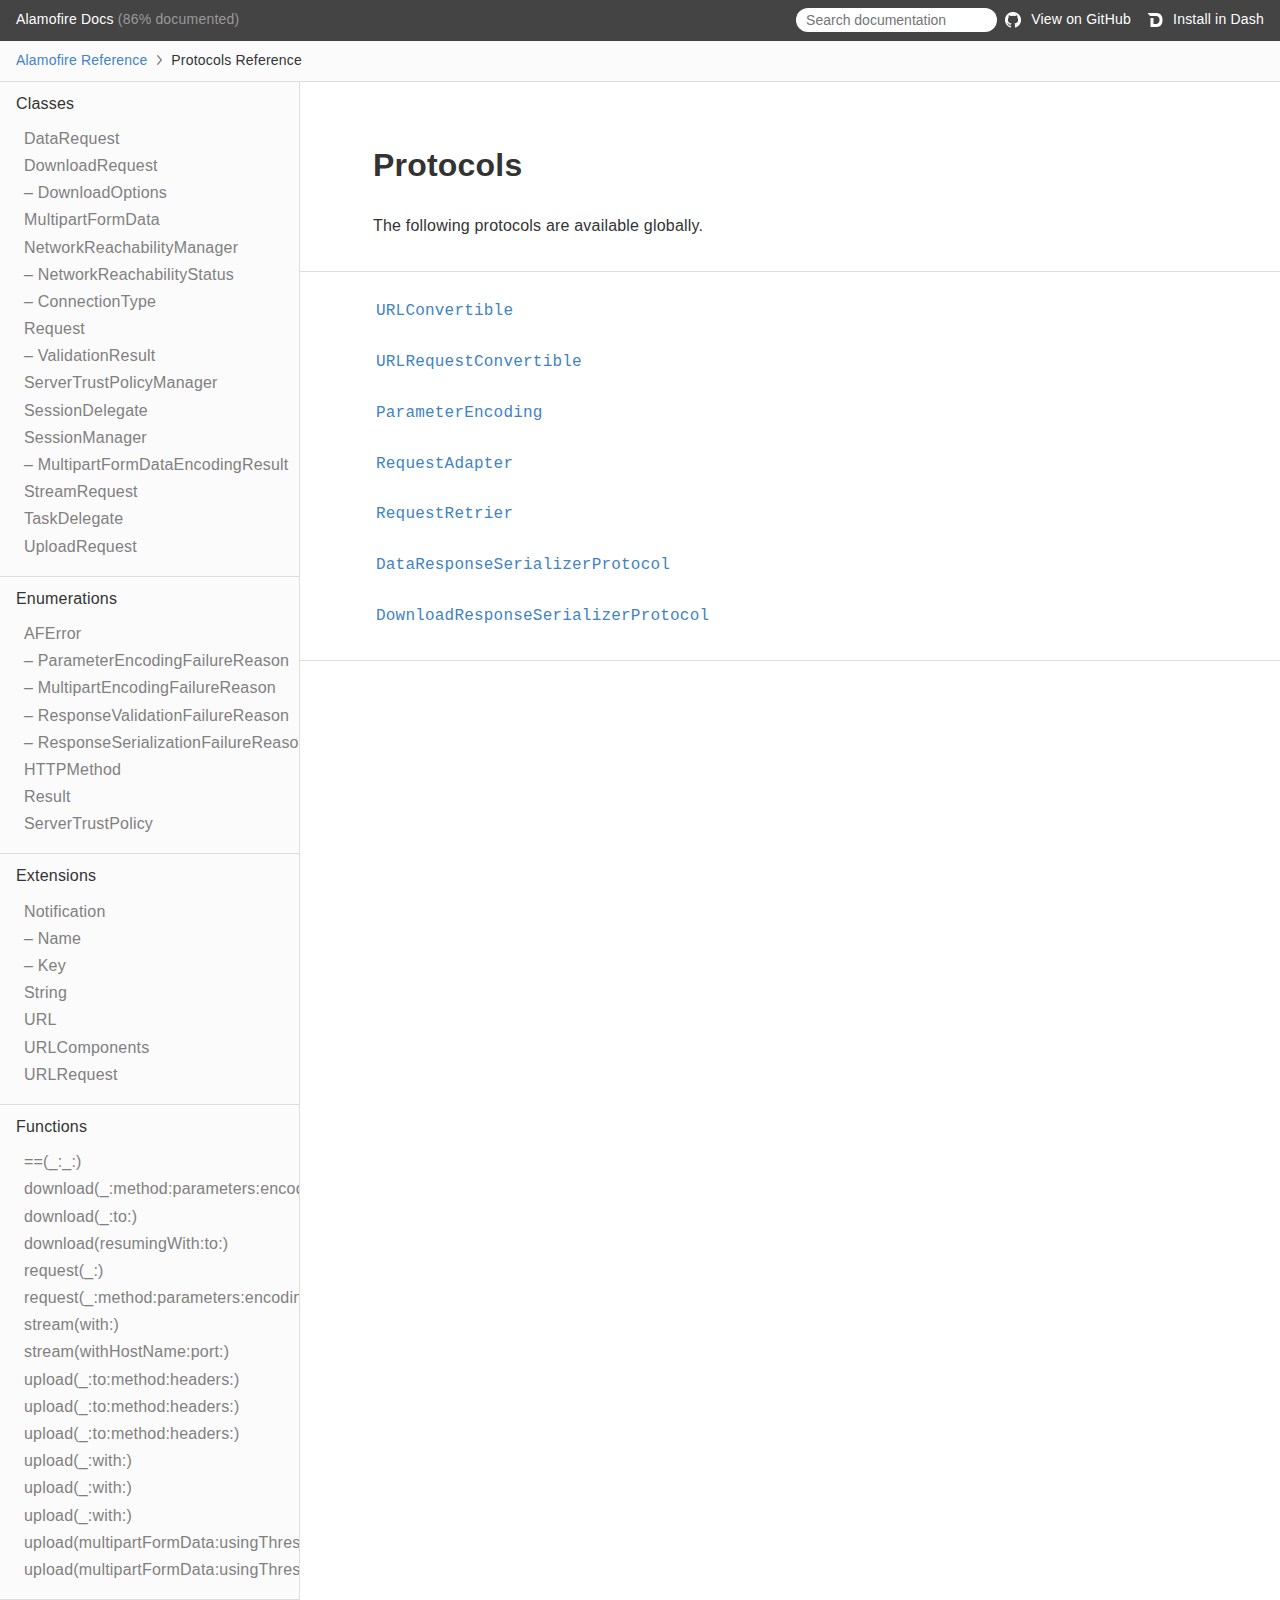
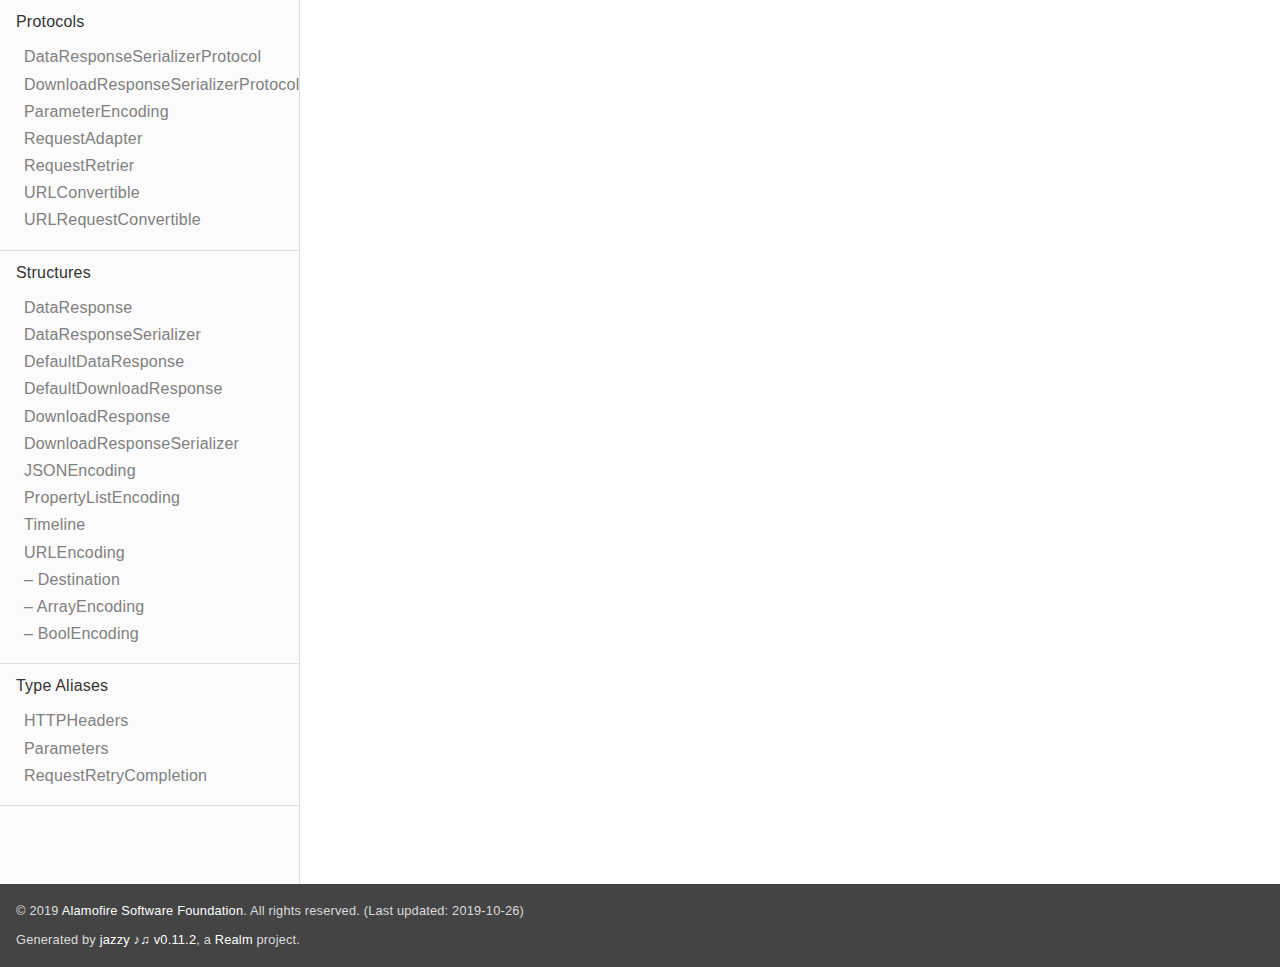
<file: Alamofire-4.9.1/docs/Protocols.html>
<!DOCTYPE html>
<html lang="en">
  <head>
    <title>Protocols  Reference</title>
    <link rel="stylesheet" type="text/css" href="css/jazzy.css" />
    <link rel="stylesheet" type="text/css" href="css/highlight.css" />
    <meta charset="utf-8">
    <script src="js/jquery.min.js" defer></script>
    <script src="js/jazzy.js" defer></script>
    
    <script src="js/lunr.min.js" defer></script>
    <script src="js/typeahead.jquery.js" defer></script>
    <script src="js/jazzy.search.js" defer></script>
  </head>
  <body>

    <a name="//apple_ref/swift/Section/Protocols" class="dashAnchor"></a>

    <a title="Protocols  Reference"></a>

    <header class="header">
      <p class="header-col header-col--primary">
        <a class="header-link" href="index.html">
          Alamofire Docs
        </a>
         (86% documented)
      </p>
    
      <p class="header-col--secondary">
        <form role="search" action="search.json">
          <input type="text" placeholder="Search documentation" data-typeahead>
        </form>
      </p>
    
        <p class="header-col header-col--secondary">
          <a class="header-link" href="https://github.com/Alamofire/Alamofire">
            <img class="header-icon" src="img/gh.png"/>
            View on GitHub
          </a>
        </p>
    
        <p class="header-col header-col--secondary">
          <a class="header-link" href="dash-feed://https%3A%2F%2Falamofire%2Egithub%2Eio%2FAlamofire%2Fdocsets%2FAlamofire%2Exml">
            <img class="header-icon" src="img/dash.png"/>
            Install in Dash
          </a>
        </p>
    </header>

    <p class="breadcrumbs">
      <a class="breadcrumb" href="index.html">Alamofire Reference</a>
      <img class="carat" src="img/carat.png" />
      Protocols  Reference
    </p>

    <div class="content-wrapper">
      <nav class="navigation">
        <ul class="nav-groups">
          <li class="nav-group-name">
            <a class="nav-group-name-link" href="Classes.html">Classes</a>
            <ul class="nav-group-tasks">
              <li class="nav-group-task">
                <a class="nav-group-task-link" href="Classes/DataRequest.html">DataRequest</a>
              </li>
              <li class="nav-group-task">
                <a class="nav-group-task-link" href="Classes/DownloadRequest.html">DownloadRequest</a>
              </li>
              <li class="nav-group-task">
                <a class="nav-group-task-link" href="Classes/DownloadRequest/DownloadOptions.html">– DownloadOptions</a>
              </li>
              <li class="nav-group-task">
                <a class="nav-group-task-link" href="Classes/MultipartFormData.html">MultipartFormData</a>
              </li>
              <li class="nav-group-task">
                <a class="nav-group-task-link" href="Classes/NetworkReachabilityManager.html">NetworkReachabilityManager</a>
              </li>
              <li class="nav-group-task">
                <a class="nav-group-task-link" href="Classes/NetworkReachabilityManager/NetworkReachabilityStatus.html">– NetworkReachabilityStatus</a>
              </li>
              <li class="nav-group-task">
                <a class="nav-group-task-link" href="Classes/NetworkReachabilityManager/ConnectionType.html">– ConnectionType</a>
              </li>
              <li class="nav-group-task">
                <a class="nav-group-task-link" href="Classes/Request.html">Request</a>
              </li>
              <li class="nav-group-task">
                <a class="nav-group-task-link" href="Classes/Request/ValidationResult.html">– ValidationResult</a>
              </li>
              <li class="nav-group-task">
                <a class="nav-group-task-link" href="Classes/ServerTrustPolicyManager.html">ServerTrustPolicyManager</a>
              </li>
              <li class="nav-group-task">
                <a class="nav-group-task-link" href="Classes/SessionDelegate.html">SessionDelegate</a>
              </li>
              <li class="nav-group-task">
                <a class="nav-group-task-link" href="Classes/SessionManager.html">SessionManager</a>
              </li>
              <li class="nav-group-task">
                <a class="nav-group-task-link" href="Classes/SessionManager/MultipartFormDataEncodingResult.html">– MultipartFormDataEncodingResult</a>
              </li>
              <li class="nav-group-task">
                <a class="nav-group-task-link" href="Classes.html#/s:9Alamofire13StreamRequestC">StreamRequest</a>
              </li>
              <li class="nav-group-task">
                <a class="nav-group-task-link" href="Classes/TaskDelegate.html">TaskDelegate</a>
              </li>
              <li class="nav-group-task">
                <a class="nav-group-task-link" href="Classes/UploadRequest.html">UploadRequest</a>
              </li>
            </ul>
          </li>
          <li class="nav-group-name">
            <a class="nav-group-name-link" href="Enums.html">Enumerations</a>
            <ul class="nav-group-tasks">
              <li class="nav-group-task">
                <a class="nav-group-task-link" href="Enums/AFError.html">AFError</a>
              </li>
              <li class="nav-group-task">
                <a class="nav-group-task-link" href="Enums/AFError/ParameterEncodingFailureReason.html">– ParameterEncodingFailureReason</a>
              </li>
              <li class="nav-group-task">
                <a class="nav-group-task-link" href="Enums/AFError/MultipartEncodingFailureReason.html">– MultipartEncodingFailureReason</a>
              </li>
              <li class="nav-group-task">
                <a class="nav-group-task-link" href="Enums/AFError/ResponseValidationFailureReason.html">– ResponseValidationFailureReason</a>
              </li>
              <li class="nav-group-task">
                <a class="nav-group-task-link" href="Enums/AFError/ResponseSerializationFailureReason.html">– ResponseSerializationFailureReason</a>
              </li>
              <li class="nav-group-task">
                <a class="nav-group-task-link" href="Enums/HTTPMethod.html">HTTPMethod</a>
              </li>
              <li class="nav-group-task">
                <a class="nav-group-task-link" href="Enums/Result.html">Result</a>
              </li>
              <li class="nav-group-task">
                <a class="nav-group-task-link" href="Enums/ServerTrustPolicy.html">ServerTrustPolicy</a>
              </li>
            </ul>
          </li>
          <li class="nav-group-name">
            <a class="nav-group-name-link" href="Extensions.html">Extensions</a>
            <ul class="nav-group-tasks">
              <li class="nav-group-task">
                <a class="nav-group-task-link" href="Extensions/Notification.html">Notification</a>
              </li>
              <li class="nav-group-task">
                <a class="nav-group-task-link" href="Extensions/Notification/Name.html">– Name</a>
              </li>
              <li class="nav-group-task">
                <a class="nav-group-task-link" href="Extensions/Notification/Key.html">– Key</a>
              </li>
              <li class="nav-group-task">
                <a class="nav-group-task-link" href="Extensions/String.html">String</a>
              </li>
              <li class="nav-group-task">
                <a class="nav-group-task-link" href="Extensions/URL.html">URL</a>
              </li>
              <li class="nav-group-task">
                <a class="nav-group-task-link" href="Extensions/URLComponents.html">URLComponents</a>
              </li>
              <li class="nav-group-task">
                <a class="nav-group-task-link" href="Extensions/URLRequest.html">URLRequest</a>
              </li>
            </ul>
          </li>
          <li class="nav-group-name">
            <a class="nav-group-name-link" href="Functions.html">Functions</a>
            <ul class="nav-group-tasks">
              <li class="nav-group-task">
                <a class="nav-group-task-link" href="Functions.html#/s:9Alamofire2eeoiySbAA26NetworkReachabilityManagerC0cD6StatusO_AFtF">==(_:_:)</a>
              </li>
              <li class="nav-group-task">
                <a class="nav-group-task-link" href="Functions.html#/s:[base64]">download(_:method:parameters:encoding:headers:to:)</a>
              </li>
              <li class="nav-group-task">
                <a class="nav-group-task-link" href="Functions.html#/s:9Alamofire8download_2toAA15DownloadRequestCAA21URLRequestConvertible_p_10Foundation3URLV011destinationI0_AE0D7OptionsV7optionstAI_So17NSHTTPURLResponseCtcSgtF">download(_:to:)</a>
              </li>
              <li class="nav-group-task">
                <a class="nav-group-task-link" href="Functions.html#/s:9Alamofire8download12resumingWith2toAA15DownloadRequestC10Foundation4DataV_AG3URLV011destinationJ0_AF0F7OptionsV7optionstAK_So17NSHTTPURLResponseCtcSgtF">download(resumingWith:to:)</a>
              </li>
              <li class="nav-group-task">
                <a class="nav-group-task-link" href="Functions.html#/s:9Alamofire7requestyAA11DataRequestCAA21URLRequestConvertible_pF">request(_:)</a>
              </li>
              <li class="nav-group-task">
                <a class="nav-group-task-link" href="Functions.html#/s:9Alamofire7request_6method10parameters8encoding7headersAA11DataRequestCAA14URLConvertible_p_AA10HTTPMethodOSDySSypGSgAA17ParameterEncoding_pSDyS2SGSgtF">request(_:method:parameters:encoding:headers:)</a>
              </li>
              <li class="nav-group-task">
                <a class="nav-group-task-link" href="Functions.html#/s:9Alamofire6stream4withAA13StreamRequestCSo12NSNetServiceC_tF">stream(with:)</a>
              </li>
              <li class="nav-group-task">
                <a class="nav-group-task-link" href="Functions.html#/s:9Alamofire6stream12withHostName4portAA13StreamRequestCSS_SitF">stream(withHostName:port:)</a>
              </li>
              <li class="nav-group-task">
                <a class="nav-group-task-link" href="Functions.html#/s:9Alamofire6upload_2to6method7headersAA13UploadRequestC10Foundation3URLV_AA14URLConvertible_pAA10HTTPMethodOSDyS2SGSgtF">upload(_:to:method:headers:)</a>
              </li>
              <li class="nav-group-task">
                <a class="nav-group-task-link" href="Functions.html#/s:9Alamofire6upload_2to6method7headersAA13UploadRequestC10Foundation4DataV_AA14URLConvertible_pAA10HTTPMethodOSDyS2SGSgtF">upload(_:to:method:headers:)</a>
              </li>
              <li class="nav-group-task">
                <a class="nav-group-task-link" href="Functions.html#/s:9Alamofire6upload_2to6method7headersAA13UploadRequestCSo13NSInputStreamC_AA14URLConvertible_pAA10HTTPMethodOSDyS2SGSgtF">upload(_:to:method:headers:)</a>
              </li>
              <li class="nav-group-task">
                <a class="nav-group-task-link" href="Functions.html#/s:9Alamofire6upload_4withAA13UploadRequestC10Foundation3URLV_AA21URLRequestConvertible_ptF">upload(_:with:)</a>
              </li>
              <li class="nav-group-task">
                <a class="nav-group-task-link" href="Functions.html#/s:9Alamofire6upload_4withAA13UploadRequestC10Foundation4DataV_AA21URLRequestConvertible_ptF">upload(_:with:)</a>
              </li>
              <li class="nav-group-task">
                <a class="nav-group-task-link" href="Functions.html#/s:9Alamofire6upload_4withAA13UploadRequestCSo13NSInputStreamC_AA21URLRequestConvertible_ptF">upload(_:with:)</a>
              </li>
              <li class="nav-group-task">
                <a class="nav-group-task-link" href="Functions.html#/s:[base64]">upload(multipartFormData:usingThreshold:to:method:headers:encodingCompletion:)</a>
              </li>
              <li class="nav-group-task">
                <a class="nav-group-task-link" href="Functions.html#/s:9Alamofire6upload17multipartFormData14usingThreshold4with18encodingCompletionyyAA09MultipartdE0Cc_s6UInt64VAA21URLRequestConvertible_pyAA14SessionManagerC0kdE14EncodingResultOcSgtF">upload(multipartFormData:usingThreshold:with:encodingCompletion:)</a>
              </li>
            </ul>
          </li>
          <li class="nav-group-name">
            <a class="nav-group-name-link" href="Protocols.html">Protocols</a>
            <ul class="nav-group-tasks">
              <li class="nav-group-task">
                <a class="nav-group-task-link" href="Protocols/DataResponseSerializerProtocol.html">DataResponseSerializerProtocol</a>
              </li>
              <li class="nav-group-task">
                <a class="nav-group-task-link" href="Protocols/DownloadResponseSerializerProtocol.html">DownloadResponseSerializerProtocol</a>
              </li>
              <li class="nav-group-task">
                <a class="nav-group-task-link" href="Protocols/ParameterEncoding.html">ParameterEncoding</a>
              </li>
              <li class="nav-group-task">
                <a class="nav-group-task-link" href="Protocols/RequestAdapter.html">RequestAdapter</a>
              </li>
              <li class="nav-group-task">
                <a class="nav-group-task-link" href="Protocols/RequestRetrier.html">RequestRetrier</a>
              </li>
              <li class="nav-group-task">
                <a class="nav-group-task-link" href="Protocols/URLConvertible.html">URLConvertible</a>
              </li>
              <li class="nav-group-task">
                <a class="nav-group-task-link" href="Protocols/URLRequestConvertible.html">URLRequestConvertible</a>
              </li>
            </ul>
          </li>
          <li class="nav-group-name">
            <a class="nav-group-name-link" href="Structs.html">Structures</a>
            <ul class="nav-group-tasks">
              <li class="nav-group-task">
                <a class="nav-group-task-link" href="Structs/DataResponse.html">DataResponse</a>
              </li>
              <li class="nav-group-task">
                <a class="nav-group-task-link" href="Structs/DataResponseSerializer.html">DataResponseSerializer</a>
              </li>
              <li class="nav-group-task">
                <a class="nav-group-task-link" href="Structs/DefaultDataResponse.html">DefaultDataResponse</a>
              </li>
              <li class="nav-group-task">
                <a class="nav-group-task-link" href="Structs/DefaultDownloadResponse.html">DefaultDownloadResponse</a>
              </li>
              <li class="nav-group-task">
                <a class="nav-group-task-link" href="Structs/DownloadResponse.html">DownloadResponse</a>
              </li>
              <li class="nav-group-task">
                <a class="nav-group-task-link" href="Structs/DownloadResponseSerializer.html">DownloadResponseSerializer</a>
              </li>
              <li class="nav-group-task">
                <a class="nav-group-task-link" href="Structs/JSONEncoding.html">JSONEncoding</a>
              </li>
              <li class="nav-group-task">
                <a class="nav-group-task-link" href="Structs/PropertyListEncoding.html">PropertyListEncoding</a>
              </li>
              <li class="nav-group-task">
                <a class="nav-group-task-link" href="Structs/Timeline.html">Timeline</a>
              </li>
              <li class="nav-group-task">
                <a class="nav-group-task-link" href="Structs/URLEncoding.html">URLEncoding</a>
              </li>
              <li class="nav-group-task">
                <a class="nav-group-task-link" href="Structs/URLEncoding/Destination.html">– Destination</a>
              </li>
              <li class="nav-group-task">
                <a class="nav-group-task-link" href="Structs/URLEncoding/ArrayEncoding.html">– ArrayEncoding</a>
              </li>
              <li class="nav-group-task">
                <a class="nav-group-task-link" href="Structs/URLEncoding/BoolEncoding.html">– BoolEncoding</a>
              </li>
            </ul>
          </li>
          <li class="nav-group-name">
            <a class="nav-group-name-link" href="Typealiases.html">Type Aliases</a>
            <ul class="nav-group-tasks">
              <li class="nav-group-task">
                <a class="nav-group-task-link" href="Typealiases.html#/s:9Alamofire11HTTPHeadersa">HTTPHeaders</a>
              </li>
              <li class="nav-group-task">
                <a class="nav-group-task-link" href="Typealiases.html#/s:9Alamofire10Parametersa">Parameters</a>
              </li>
              <li class="nav-group-task">
                <a class="nav-group-task-link" href="Typealiases.html#/s:9Alamofire22RequestRetryCompletiona">RequestRetryCompletion</a>
              </li>
            </ul>
          </li>
        </ul>
      </nav>
      <article class="main-content">

        <section class="section">
          <div class="section-content">
            <h1>Protocols</h1>
            <p>The following protocols are available globally.</p>

          </div>
        </section>

        <section class="section">
          <div class="section-content">
            <div class="task-group">
              <ul class="item-container">
                <li class="item">
                  <div>
                    <code>
                    <a name="/s:9Alamofire14URLConvertibleP"></a>
                    <a name="//apple_ref/swift/Protocol/URLConvertible" class="dashAnchor"></a>
                    <a class="token" href="#/s:9Alamofire14URLConvertibleP">URLConvertible</a>
                    </code>
                  </div>
                  <div class="height-container">
                    <div class="pointer-container"></div>
                    <section class="section">
                      <div class="pointer"></div>
                      <div class="abstract">
                        <p>Types adopting the <code>URLConvertible</code> protocol can be used to construct URLs, which are then used to construct
URL requests.</p>

                        <a href="Protocols/URLConvertible.html" class="slightly-smaller">See more</a>
                      </div>
                      <div class="declaration">
                        <h4>Declaration</h4>
                        <div class="language">
                          <p class="aside-title">Swift</p>
                          <pre class="highlight swift"><code><span class="kd">public</span> <span class="kd">protocol</span> <span class="kt">URLConvertible</span></code></pre>

                        </div>
                      </div>
                    </section>
                  </div>
                </li>
              </ul>
            </div>
            <div class="task-group">
              <ul class="item-container">
                <li class="item">
                  <div>
                    <code>
                    <a name="/s:9Alamofire21URLRequestConvertibleP"></a>
                    <a name="//apple_ref/swift/Protocol/URLRequestConvertible" class="dashAnchor"></a>
                    <a class="token" href="#/s:9Alamofire21URLRequestConvertibleP">URLRequestConvertible</a>
                    </code>
                  </div>
                  <div class="height-container">
                    <div class="pointer-container"></div>
                    <section class="section">
                      <div class="pointer"></div>
                      <div class="abstract">
                        <p>Types adopting the <code>URLRequestConvertible</code> protocol can be used to construct URL requests.</p>

                        <a href="Protocols/URLRequestConvertible.html" class="slightly-smaller">See more</a>
                      </div>
                      <div class="declaration">
                        <h4>Declaration</h4>
                        <div class="language">
                          <p class="aside-title">Swift</p>
                          <pre class="highlight swift"><code><span class="kd">public</span> <span class="kd">protocol</span> <span class="kt">URLRequestConvertible</span></code></pre>

                        </div>
                      </div>
                    </section>
                  </div>
                </li>
              </ul>
            </div>
            <div class="task-group">
              <ul class="item-container">
                <li class="item">
                  <div>
                    <code>
                    <a name="/s:9Alamofire17ParameterEncodingP"></a>
                    <a name="//apple_ref/swift/Protocol/ParameterEncoding" class="dashAnchor"></a>
                    <a class="token" href="#/s:9Alamofire17ParameterEncodingP">ParameterEncoding</a>
                    </code>
                  </div>
                  <div class="height-container">
                    <div class="pointer-container"></div>
                    <section class="section">
                      <div class="pointer"></div>
                      <div class="abstract">
                        <p>A type used to define how a set of parameters are applied to a <code>URLRequest</code>.</p>

                        <a href="Protocols/ParameterEncoding.html" class="slightly-smaller">See more</a>
                      </div>
                      <div class="declaration">
                        <h4>Declaration</h4>
                        <div class="language">
                          <p class="aside-title">Swift</p>
                          <pre class="highlight swift"><code><span class="kd">public</span> <span class="kd">protocol</span> <span class="kt">ParameterEncoding</span></code></pre>

                        </div>
                      </div>
                    </section>
                  </div>
                </li>
              </ul>
            </div>
            <div class="task-group">
              <ul class="item-container">
                <li class="item">
                  <div>
                    <code>
                    <a name="/s:9Alamofire14RequestAdapterP"></a>
                    <a name="//apple_ref/swift/Protocol/RequestAdapter" class="dashAnchor"></a>
                    <a class="token" href="#/s:9Alamofire14RequestAdapterP">RequestAdapter</a>
                    </code>
                  </div>
                  <div class="height-container">
                    <div class="pointer-container"></div>
                    <section class="section">
                      <div class="pointer"></div>
                      <div class="abstract">
                        <p>A type that can inspect and optionally adapt a <code>URLRequest</code> in some manner if necessary.</p>

                        <a href="Protocols/RequestAdapter.html" class="slightly-smaller">See more</a>
                      </div>
                      <div class="declaration">
                        <h4>Declaration</h4>
                        <div class="language">
                          <p class="aside-title">Swift</p>
                          <pre class="highlight swift"><code><span class="kd">public</span> <span class="kd">protocol</span> <span class="kt">RequestAdapter</span></code></pre>

                        </div>
                      </div>
                    </section>
                  </div>
                </li>
              </ul>
            </div>
            <div class="task-group">
              <ul class="item-container">
                <li class="item">
                  <div>
                    <code>
                    <a name="/s:9Alamofire14RequestRetrierP"></a>
                    <a name="//apple_ref/swift/Protocol/RequestRetrier" class="dashAnchor"></a>
                    <a class="token" href="#/s:9Alamofire14RequestRetrierP">RequestRetrier</a>
                    </code>
                  </div>
                  <div class="height-container">
                    <div class="pointer-container"></div>
                    <section class="section">
                      <div class="pointer"></div>
                      <div class="abstract">
                        <p>A type that determines whether a request should be retried after being executed by the specified session manager
and encountering an error.</p>

                        <a href="Protocols/RequestRetrier.html" class="slightly-smaller">See more</a>
                      </div>
                      <div class="declaration">
                        <h4>Declaration</h4>
                        <div class="language">
                          <p class="aside-title">Swift</p>
                          <pre class="highlight swift"><code><span class="kd">public</span> <span class="kd">protocol</span> <span class="kt">RequestRetrier</span></code></pre>

                        </div>
                      </div>
                    </section>
                  </div>
                </li>
              </ul>
            </div>
            <div class="task-group">
              <ul class="item-container">
                <li class="item">
                  <div>
                    <code>
                    <a name="/s:9Alamofire30DataResponseSerializerProtocolP"></a>
                    <a name="//apple_ref/swift/Protocol/DataResponseSerializerProtocol" class="dashAnchor"></a>
                    <a class="token" href="#/s:9Alamofire30DataResponseSerializerProtocolP">DataResponseSerializerProtocol</a>
                    </code>
                  </div>
                  <div class="height-container">
                    <div class="pointer-container"></div>
                    <section class="section">
                      <div class="pointer"></div>
                      <div class="abstract">
                        <p>The type in which all data response serializers must conform to in order to serialize a response.</p>

                        <a href="Protocols/DataResponseSerializerProtocol.html" class="slightly-smaller">See more</a>
                      </div>
                      <div class="declaration">
                        <h4>Declaration</h4>
                        <div class="language">
                          <p class="aside-title">Swift</p>
                          <pre class="highlight swift"><code><span class="kd">public</span> <span class="kd">protocol</span> <span class="kt">DataResponseSerializerProtocol</span></code></pre>

                        </div>
                      </div>
                    </section>
                  </div>
                </li>
              </ul>
            </div>
            <div class="task-group">
              <ul class="item-container">
                <li class="item">
                  <div>
                    <code>
                    <a name="/s:9Alamofire34DownloadResponseSerializerProtocolP"></a>
                    <a name="//apple_ref/swift/Protocol/DownloadResponseSerializerProtocol" class="dashAnchor"></a>
                    <a class="token" href="#/s:9Alamofire34DownloadResponseSerializerProtocolP">DownloadResponseSerializerProtocol</a>
                    </code>
                  </div>
                  <div class="height-container">
                    <div class="pointer-container"></div>
                    <section class="section">
                      <div class="pointer"></div>
                      <div class="abstract">
                        <p>The type in which all download response serializers must conform to in order to serialize a response.</p>

                        <a href="Protocols/DownloadResponseSerializerProtocol.html" class="slightly-smaller">See more</a>
                      </div>
                      <div class="declaration">
                        <h4>Declaration</h4>
                        <div class="language">
                          <p class="aside-title">Swift</p>
                          <pre class="highlight swift"><code><span class="kd">public</span> <span class="kd">protocol</span> <span class="kt">DownloadResponseSerializerProtocol</span></code></pre>

                        </div>
                      </div>
                    </section>
                  </div>
                </li>
              </ul>
            </div>
          </div>
        </section>

      </article>
    </div>
    <section class="footer">
      <p>&copy; 2019 <a class="link" href="http://alamofire.org/" target="_blank" rel="external">Alamofire Software Foundation</a>. All rights reserved. (Last updated: 2019-10-26)</p>
      <p>Generated by <a class="link" href="https://github.com/realm/jazzy" target="_blank" rel="external">jazzy ♪♫ v0.11.2</a>, a <a class="link" href="https://realm.io" target="_blank" rel="external">Realm</a> project.</p>
    </section>
  </body>
</div>
</html>
</file>
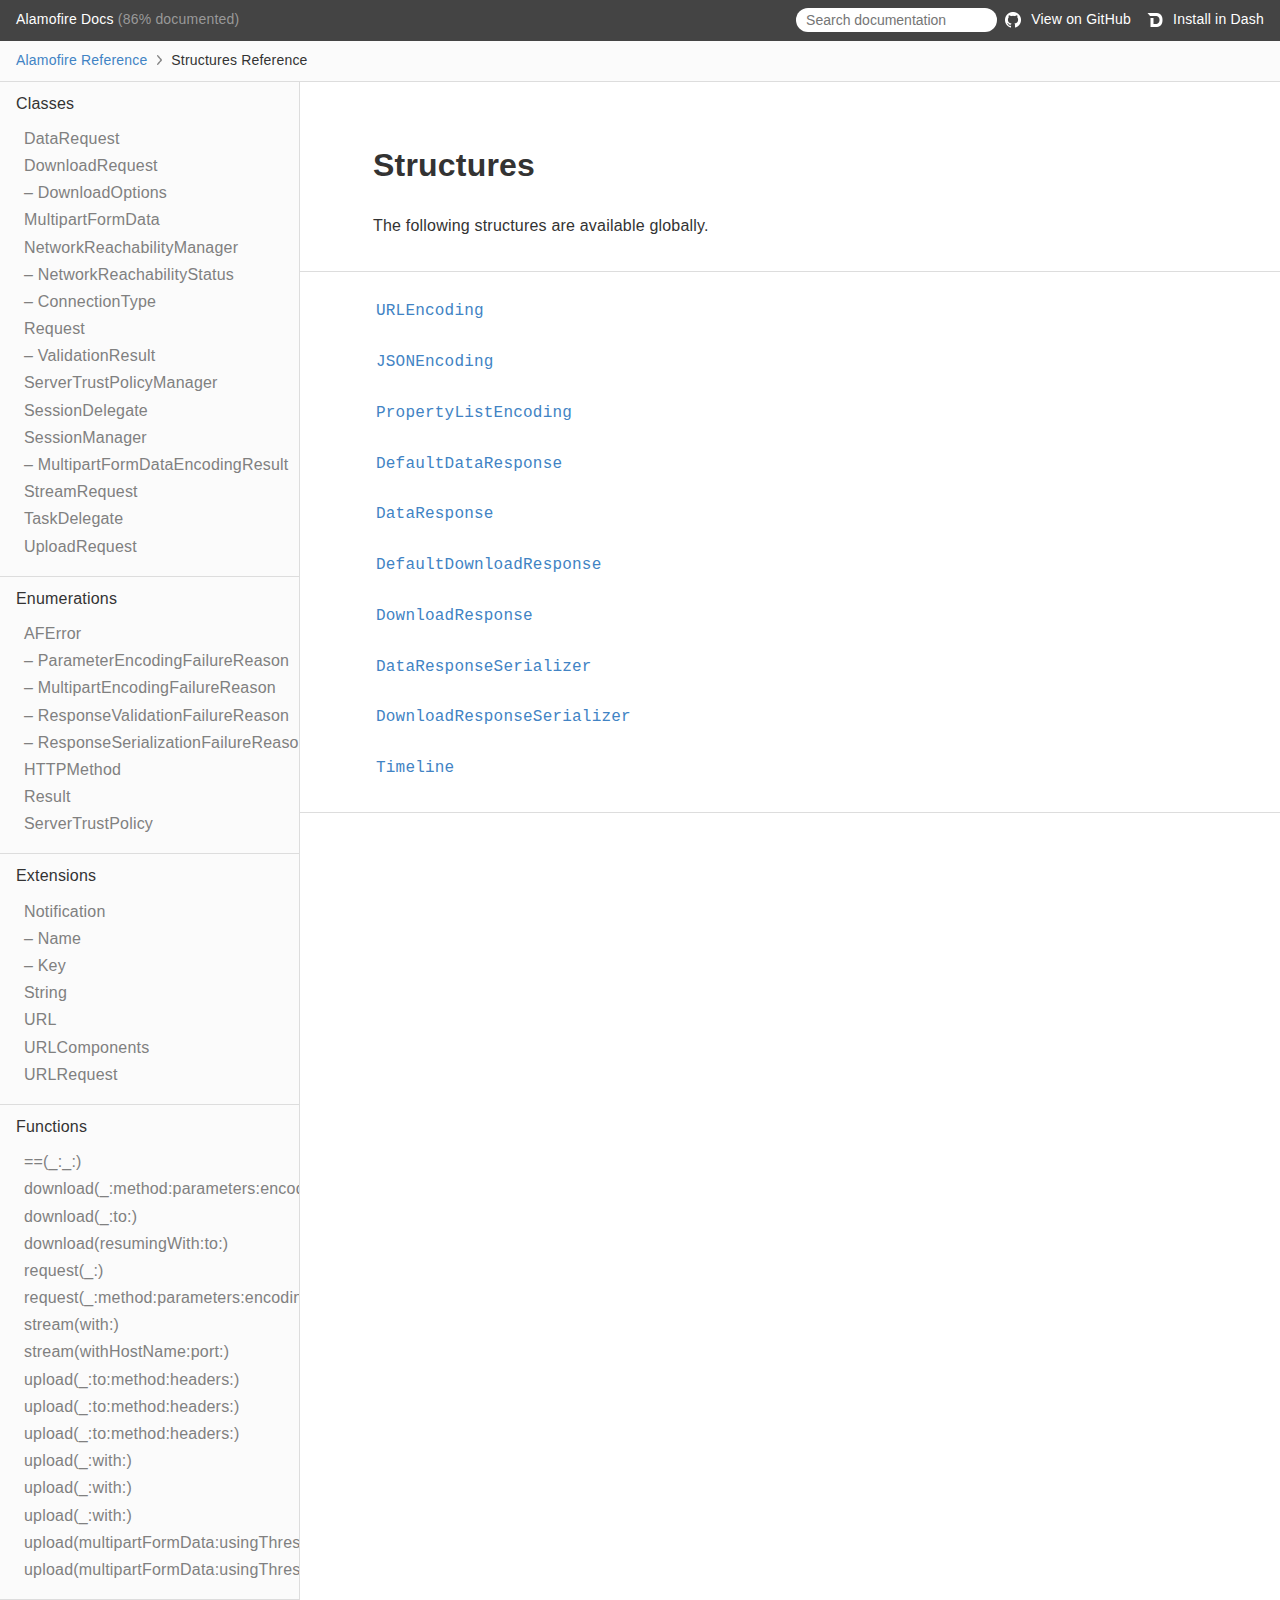
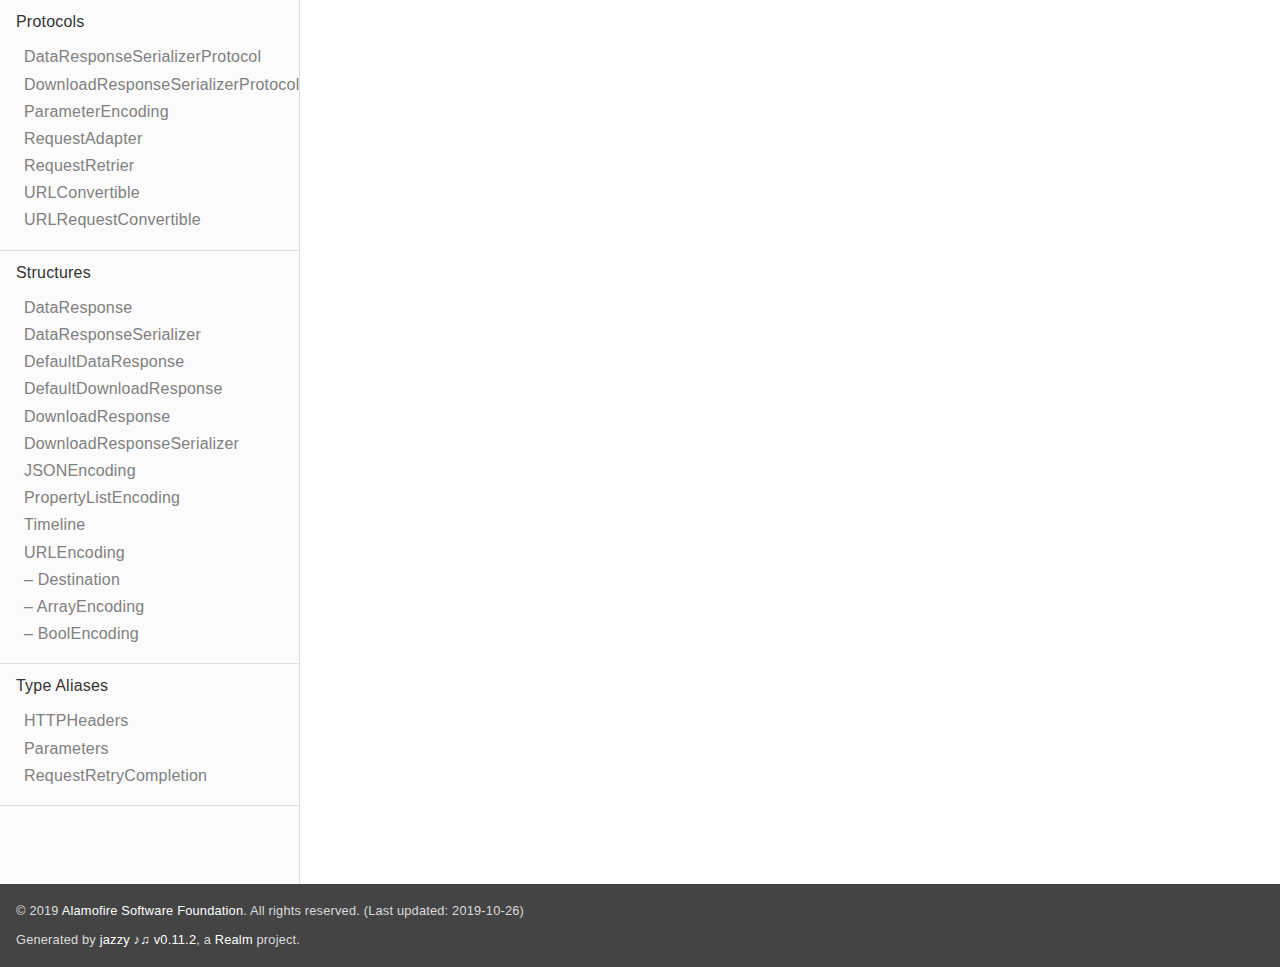
<file: Alamofire-4.9.1/docs/Structs.html>
<!DOCTYPE html>
<html lang="en">
  <head>
    <title>Structures  Reference</title>
    <link rel="stylesheet" type="text/css" href="css/jazzy.css" />
    <link rel="stylesheet" type="text/css" href="css/highlight.css" />
    <meta charset="utf-8">
    <script src="js/jquery.min.js" defer></script>
    <script src="js/jazzy.js" defer></script>
    
    <script src="js/lunr.min.js" defer></script>
    <script src="js/typeahead.jquery.js" defer></script>
    <script src="js/jazzy.search.js" defer></script>
  </head>
  <body>

    <a name="//apple_ref/swift/Section/Structures" class="dashAnchor"></a>

    <a title="Structures  Reference"></a>

    <header class="header">
      <p class="header-col header-col--primary">
        <a class="header-link" href="index.html">
          Alamofire Docs
        </a>
         (86% documented)
      </p>
    
      <p class="header-col--secondary">
        <form role="search" action="search.json">
          <input type="text" placeholder="Search documentation" data-typeahead>
        </form>
      </p>
    
        <p class="header-col header-col--secondary">
          <a class="header-link" href="https://github.com/Alamofire/Alamofire">
            <img class="header-icon" src="img/gh.png"/>
            View on GitHub
          </a>
        </p>
    
        <p class="header-col header-col--secondary">
          <a class="header-link" href="dash-feed://https%3A%2F%2Falamofire%2Egithub%2Eio%2FAlamofire%2Fdocsets%2FAlamofire%2Exml">
            <img class="header-icon" src="img/dash.png"/>
            Install in Dash
          </a>
        </p>
    </header>

    <p class="breadcrumbs">
      <a class="breadcrumb" href="index.html">Alamofire Reference</a>
      <img class="carat" src="img/carat.png" />
      Structures  Reference
    </p>

    <div class="content-wrapper">
      <nav class="navigation">
        <ul class="nav-groups">
          <li class="nav-group-name">
            <a class="nav-group-name-link" href="Classes.html">Classes</a>
            <ul class="nav-group-tasks">
              <li class="nav-group-task">
                <a class="nav-group-task-link" href="Classes/DataRequest.html">DataRequest</a>
              </li>
              <li class="nav-group-task">
                <a class="nav-group-task-link" href="Classes/DownloadRequest.html">DownloadRequest</a>
              </li>
              <li class="nav-group-task">
                <a class="nav-group-task-link" href="Classes/DownloadRequest/DownloadOptions.html">– DownloadOptions</a>
              </li>
              <li class="nav-group-task">
                <a class="nav-group-task-link" href="Classes/MultipartFormData.html">MultipartFormData</a>
              </li>
              <li class="nav-group-task">
                <a class="nav-group-task-link" href="Classes/NetworkReachabilityManager.html">NetworkReachabilityManager</a>
              </li>
              <li class="nav-group-task">
                <a class="nav-group-task-link" href="Classes/NetworkReachabilityManager/NetworkReachabilityStatus.html">– NetworkReachabilityStatus</a>
              </li>
              <li class="nav-group-task">
                <a class="nav-group-task-link" href="Classes/NetworkReachabilityManager/ConnectionType.html">– ConnectionType</a>
              </li>
              <li class="nav-group-task">
                <a class="nav-group-task-link" href="Classes/Request.html">Request</a>
              </li>
              <li class="nav-group-task">
                <a class="nav-group-task-link" href="Classes/Request/ValidationResult.html">– ValidationResult</a>
              </li>
              <li class="nav-group-task">
                <a class="nav-group-task-link" href="Classes/ServerTrustPolicyManager.html">ServerTrustPolicyManager</a>
              </li>
              <li class="nav-group-task">
                <a class="nav-group-task-link" href="Classes/SessionDelegate.html">SessionDelegate</a>
              </li>
              <li class="nav-group-task">
                <a class="nav-group-task-link" href="Classes/SessionManager.html">SessionManager</a>
              </li>
              <li class="nav-group-task">
                <a class="nav-group-task-link" href="Classes/SessionManager/MultipartFormDataEncodingResult.html">– MultipartFormDataEncodingResult</a>
              </li>
              <li class="nav-group-task">
                <a class="nav-group-task-link" href="Classes.html#/s:9Alamofire13StreamRequestC">StreamRequest</a>
              </li>
              <li class="nav-group-task">
                <a class="nav-group-task-link" href="Classes/TaskDelegate.html">TaskDelegate</a>
              </li>
              <li class="nav-group-task">
                <a class="nav-group-task-link" href="Classes/UploadRequest.html">UploadRequest</a>
              </li>
            </ul>
          </li>
          <li class="nav-group-name">
            <a class="nav-group-name-link" href="Enums.html">Enumerations</a>
            <ul class="nav-group-tasks">
              <li class="nav-group-task">
                <a class="nav-group-task-link" href="Enums/AFError.html">AFError</a>
              </li>
              <li class="nav-group-task">
                <a class="nav-group-task-link" href="Enums/AFError/ParameterEncodingFailureReason.html">– ParameterEncodingFailureReason</a>
              </li>
              <li class="nav-group-task">
                <a class="nav-group-task-link" href="Enums/AFError/MultipartEncodingFailureReason.html">– MultipartEncodingFailureReason</a>
              </li>
              <li class="nav-group-task">
                <a class="nav-group-task-link" href="Enums/AFError/ResponseValidationFailureReason.html">– ResponseValidationFailureReason</a>
              </li>
              <li class="nav-group-task">
                <a class="nav-group-task-link" href="Enums/AFError/ResponseSerializationFailureReason.html">– ResponseSerializationFailureReason</a>
              </li>
              <li class="nav-group-task">
                <a class="nav-group-task-link" href="Enums/HTTPMethod.html">HTTPMethod</a>
              </li>
              <li class="nav-group-task">
                <a class="nav-group-task-link" href="Enums/Result.html">Result</a>
              </li>
              <li class="nav-group-task">
                <a class="nav-group-task-link" href="Enums/ServerTrustPolicy.html">ServerTrustPolicy</a>
              </li>
            </ul>
          </li>
          <li class="nav-group-name">
            <a class="nav-group-name-link" href="Extensions.html">Extensions</a>
            <ul class="nav-group-tasks">
              <li class="nav-group-task">
                <a class="nav-group-task-link" href="Extensions/Notification.html">Notification</a>
              </li>
              <li class="nav-group-task">
                <a class="nav-group-task-link" href="Extensions/Notification/Name.html">– Name</a>
              </li>
              <li class="nav-group-task">
                <a class="nav-group-task-link" href="Extensions/Notification/Key.html">– Key</a>
              </li>
              <li class="nav-group-task">
                <a class="nav-group-task-link" href="Extensions/String.html">String</a>
              </li>
              <li class="nav-group-task">
                <a class="nav-group-task-link" href="Extensions/URL.html">URL</a>
              </li>
              <li class="nav-group-task">
                <a class="nav-group-task-link" href="Extensions/URLComponents.html">URLComponents</a>
              </li>
              <li class="nav-group-task">
                <a class="nav-group-task-link" href="Extensions/URLRequest.html">URLRequest</a>
              </li>
            </ul>
          </li>
          <li class="nav-group-name">
            <a class="nav-group-name-link" href="Functions.html">Functions</a>
            <ul class="nav-group-tasks">
              <li class="nav-group-task">
                <a class="nav-group-task-link" href="Functions.html#/s:9Alamofire2eeoiySbAA26NetworkReachabilityManagerC0cD6StatusO_AFtF">==(_:_:)</a>
              </li>
              <li class="nav-group-task">
                <a class="nav-group-task-link" href="Functions.html#/s:[base64]">download(_:method:parameters:encoding:headers:to:)</a>
              </li>
              <li class="nav-group-task">
                <a class="nav-group-task-link" href="Functions.html#/s:9Alamofire8download_2toAA15DownloadRequestCAA21URLRequestConvertible_p_10Foundation3URLV011destinationI0_AE0D7OptionsV7optionstAI_So17NSHTTPURLResponseCtcSgtF">download(_:to:)</a>
              </li>
              <li class="nav-group-task">
                <a class="nav-group-task-link" href="Functions.html#/s:9Alamofire8download12resumingWith2toAA15DownloadRequestC10Foundation4DataV_AG3URLV011destinationJ0_AF0F7OptionsV7optionstAK_So17NSHTTPURLResponseCtcSgtF">download(resumingWith:to:)</a>
              </li>
              <li class="nav-group-task">
                <a class="nav-group-task-link" href="Functions.html#/s:9Alamofire7requestyAA11DataRequestCAA21URLRequestConvertible_pF">request(_:)</a>
              </li>
              <li class="nav-group-task">
                <a class="nav-group-task-link" href="Functions.html#/s:9Alamofire7request_6method10parameters8encoding7headersAA11DataRequestCAA14URLConvertible_p_AA10HTTPMethodOSDySSypGSgAA17ParameterEncoding_pSDyS2SGSgtF">request(_:method:parameters:encoding:headers:)</a>
              </li>
              <li class="nav-group-task">
                <a class="nav-group-task-link" href="Functions.html#/s:9Alamofire6stream4withAA13StreamRequestCSo12NSNetServiceC_tF">stream(with:)</a>
              </li>
              <li class="nav-group-task">
                <a class="nav-group-task-link" href="Functions.html#/s:9Alamofire6stream12withHostName4portAA13StreamRequestCSS_SitF">stream(withHostName:port:)</a>
              </li>
              <li class="nav-group-task">
                <a class="nav-group-task-link" href="Functions.html#/s:9Alamofire6upload_2to6method7headersAA13UploadRequestC10Foundation3URLV_AA14URLConvertible_pAA10HTTPMethodOSDyS2SGSgtF">upload(_:to:method:headers:)</a>
              </li>
              <li class="nav-group-task">
                <a class="nav-group-task-link" href="Functions.html#/s:9Alamofire6upload_2to6method7headersAA13UploadRequestC10Foundation4DataV_AA14URLConvertible_pAA10HTTPMethodOSDyS2SGSgtF">upload(_:to:method:headers:)</a>
              </li>
              <li class="nav-group-task">
                <a class="nav-group-task-link" href="Functions.html#/s:9Alamofire6upload_2to6method7headersAA13UploadRequestCSo13NSInputStreamC_AA14URLConvertible_pAA10HTTPMethodOSDyS2SGSgtF">upload(_:to:method:headers:)</a>
              </li>
              <li class="nav-group-task">
                <a class="nav-group-task-link" href="Functions.html#/s:9Alamofire6upload_4withAA13UploadRequestC10Foundation3URLV_AA21URLRequestConvertible_ptF">upload(_:with:)</a>
              </li>
              <li class="nav-group-task">
                <a class="nav-group-task-link" href="Functions.html#/s:9Alamofire6upload_4withAA13UploadRequestC10Foundation4DataV_AA21URLRequestConvertible_ptF">upload(_:with:)</a>
              </li>
              <li class="nav-group-task">
                <a class="nav-group-task-link" href="Functions.html#/s:9Alamofire6upload_4withAA13UploadRequestCSo13NSInputStreamC_AA21URLRequestConvertible_ptF">upload(_:with:)</a>
              </li>
              <li class="nav-group-task">
                <a class="nav-group-task-link" href="Functions.html#/s:[base64]">upload(multipartFormData:usingThreshold:to:method:headers:encodingCompletion:)</a>
              </li>
              <li class="nav-group-task">
                <a class="nav-group-task-link" href="Functions.html#/s:9Alamofire6upload17multipartFormData14usingThreshold4with18encodingCompletionyyAA09MultipartdE0Cc_s6UInt64VAA21URLRequestConvertible_pyAA14SessionManagerC0kdE14EncodingResultOcSgtF">upload(multipartFormData:usingThreshold:with:encodingCompletion:)</a>
              </li>
            </ul>
          </li>
          <li class="nav-group-name">
            <a class="nav-group-name-link" href="Protocols.html">Protocols</a>
            <ul class="nav-group-tasks">
              <li class="nav-group-task">
                <a class="nav-group-task-link" href="Protocols/DataResponseSerializerProtocol.html">DataResponseSerializerProtocol</a>
              </li>
              <li class="nav-group-task">
                <a class="nav-group-task-link" href="Protocols/DownloadResponseSerializerProtocol.html">DownloadResponseSerializerProtocol</a>
              </li>
              <li class="nav-group-task">
                <a class="nav-group-task-link" href="Protocols/ParameterEncoding.html">ParameterEncoding</a>
              </li>
              <li class="nav-group-task">
                <a class="nav-group-task-link" href="Protocols/RequestAdapter.html">RequestAdapter</a>
              </li>
              <li class="nav-group-task">
                <a class="nav-group-task-link" href="Protocols/RequestRetrier.html">RequestRetrier</a>
              </li>
              <li class="nav-group-task">
                <a class="nav-group-task-link" href="Protocols/URLConvertible.html">URLConvertible</a>
              </li>
              <li class="nav-group-task">
                <a class="nav-group-task-link" href="Protocols/URLRequestConvertible.html">URLRequestConvertible</a>
              </li>
            </ul>
          </li>
          <li class="nav-group-name">
            <a class="nav-group-name-link" href="Structs.html">Structures</a>
            <ul class="nav-group-tasks">
              <li class="nav-group-task">
                <a class="nav-group-task-link" href="Structs/DataResponse.html">DataResponse</a>
              </li>
              <li class="nav-group-task">
                <a class="nav-group-task-link" href="Structs/DataResponseSerializer.html">DataResponseSerializer</a>
              </li>
              <li class="nav-group-task">
                <a class="nav-group-task-link" href="Structs/DefaultDataResponse.html">DefaultDataResponse</a>
              </li>
              <li class="nav-group-task">
                <a class="nav-group-task-link" href="Structs/DefaultDownloadResponse.html">DefaultDownloadResponse</a>
              </li>
              <li class="nav-group-task">
                <a class="nav-group-task-link" href="Structs/DownloadResponse.html">DownloadResponse</a>
              </li>
              <li class="nav-group-task">
                <a class="nav-group-task-link" href="Structs/DownloadResponseSerializer.html">DownloadResponseSerializer</a>
              </li>
              <li class="nav-group-task">
                <a class="nav-group-task-link" href="Structs/JSONEncoding.html">JSONEncoding</a>
              </li>
              <li class="nav-group-task">
                <a class="nav-group-task-link" href="Structs/PropertyListEncoding.html">PropertyListEncoding</a>
              </li>
              <li class="nav-group-task">
                <a class="nav-group-task-link" href="Structs/Timeline.html">Timeline</a>
              </li>
              <li class="nav-group-task">
                <a class="nav-group-task-link" href="Structs/URLEncoding.html">URLEncoding</a>
              </li>
              <li class="nav-group-task">
                <a class="nav-group-task-link" href="Structs/URLEncoding/Destination.html">– Destination</a>
              </li>
              <li class="nav-group-task">
                <a class="nav-group-task-link" href="Structs/URLEncoding/ArrayEncoding.html">– ArrayEncoding</a>
              </li>
              <li class="nav-group-task">
                <a class="nav-group-task-link" href="Structs/URLEncoding/BoolEncoding.html">– BoolEncoding</a>
              </li>
            </ul>
          </li>
          <li class="nav-group-name">
            <a class="nav-group-name-link" href="Typealiases.html">Type Aliases</a>
            <ul class="nav-group-tasks">
              <li class="nav-group-task">
                <a class="nav-group-task-link" href="Typealiases.html#/s:9Alamofire11HTTPHeadersa">HTTPHeaders</a>
              </li>
              <li class="nav-group-task">
                <a class="nav-group-task-link" href="Typealiases.html#/s:9Alamofire10Parametersa">Parameters</a>
              </li>
              <li class="nav-group-task">
                <a class="nav-group-task-link" href="Typealiases.html#/s:9Alamofire22RequestRetryCompletiona">RequestRetryCompletion</a>
              </li>
            </ul>
          </li>
        </ul>
      </nav>
      <article class="main-content">

        <section class="section">
          <div class="section-content">
            <h1>Structures</h1>
            <p>The following structures are available globally.</p>

          </div>
        </section>

        <section class="section">
          <div class="section-content">
            <div class="task-group">
              <ul class="item-container">
                <li class="item">
                  <div>
                    <code>
                    <a name="/s:9Alamofire11URLEncodingV"></a>
                    <a name="//apple_ref/swift/Struct/URLEncoding" class="dashAnchor"></a>
                    <a class="token" href="#/s:9Alamofire11URLEncodingV">URLEncoding</a>
                    </code>
                  </div>
                  <div class="height-container">
                    <div class="pointer-container"></div>
                    <section class="section">
                      <div class="pointer"></div>
                      <div class="abstract">
                        <p>Creates a url-encoded query string to be set as or appended to any existing URL query string or set as the HTTP
body of the URL request. Whether the query string is set or appended to any existing URL query string or set as
the HTTP body depends on the destination of the encoding.</p>

<p>The <code>Content-Type</code> HTTP header field of an encoded request with HTTP body is set to
<code>application/x-www-form-urlencoded; charset=utf-8</code>.</p>

<p>There is no published specification for how to encode collection types. By default the convention of appending
<code>[]</code> to the key for array values (<code>foo[]=1&amp;foo[]=2</code>), and appending the key surrounded by square brackets for
nested dictionary values (<code>foo[bar]=baz</code>) is used. Optionally, <code>ArrayEncoding</code> can be used to omit the
square brackets appended to array keys.</p>

<p><code>BoolEncoding</code> can be used to configure how boolean values are encoded. The default behavior is to encode
<code>true</code> as 1 and <code>false</code> as 0.</p>

                        <a href="Structs/URLEncoding.html" class="slightly-smaller">See more</a>
                      </div>
                      <div class="declaration">
                        <h4>Declaration</h4>
                        <div class="language">
                          <p class="aside-title">Swift</p>
                          <pre class="highlight swift"><code><span class="kd">public</span> <span class="kd">struct</span> <span class="kt">URLEncoding</span> <span class="p">:</span> <span class="kt"><a href="Protocols/ParameterEncoding.html">ParameterEncoding</a></span></code></pre>

                        </div>
                      </div>
                    </section>
                  </div>
                </li>
              </ul>
            </div>
            <div class="task-group">
              <ul class="item-container">
                <li class="item">
                  <div>
                    <code>
                    <a name="/s:9Alamofire12JSONEncodingV"></a>
                    <a name="//apple_ref/swift/Struct/JSONEncoding" class="dashAnchor"></a>
                    <a class="token" href="#/s:9Alamofire12JSONEncodingV">JSONEncoding</a>
                    </code>
                  </div>
                  <div class="height-container">
                    <div class="pointer-container"></div>
                    <section class="section">
                      <div class="pointer"></div>
                      <div class="abstract">
                        <p>Uses <code>JSONSerialization</code> to create a JSON representation of the parameters object, which is set as the body of the
request. The <code>Content-Type</code> HTTP header field of an encoded request is set to <code>application/json</code>.</p>

                        <a href="Structs/JSONEncoding.html" class="slightly-smaller">See more</a>
                      </div>
                      <div class="declaration">
                        <h4>Declaration</h4>
                        <div class="language">
                          <p class="aside-title">Swift</p>
                          <pre class="highlight swift"><code><span class="kd">public</span> <span class="kd">struct</span> <span class="kt">JSONEncoding</span> <span class="p">:</span> <span class="kt"><a href="Protocols/ParameterEncoding.html">ParameterEncoding</a></span></code></pre>

                        </div>
                      </div>
                    </section>
                  </div>
                </li>
              </ul>
            </div>
            <div class="task-group">
              <ul class="item-container">
                <li class="item">
                  <div>
                    <code>
                    <a name="/s:9Alamofire20PropertyListEncodingV"></a>
                    <a name="//apple_ref/swift/Struct/PropertyListEncoding" class="dashAnchor"></a>
                    <a class="token" href="#/s:9Alamofire20PropertyListEncodingV">PropertyListEncoding</a>
                    </code>
                  </div>
                  <div class="height-container">
                    <div class="pointer-container"></div>
                    <section class="section">
                      <div class="pointer"></div>
                      <div class="abstract">
                        <p>Uses <code>PropertyListSerialization</code> to create a plist representation of the parameters object, according to the
associated format and write options values, which is set as the body of the request. The <code>Content-Type</code> HTTP header
field of an encoded request is set to <code>application/x-plist</code>.</p>

                        <a href="Structs/PropertyListEncoding.html" class="slightly-smaller">See more</a>
                      </div>
                      <div class="declaration">
                        <h4>Declaration</h4>
                        <div class="language">
                          <p class="aside-title">Swift</p>
                          <pre class="highlight swift"><code><span class="kd">public</span> <span class="kd">struct</span> <span class="kt">PropertyListEncoding</span> <span class="p">:</span> <span class="kt"><a href="Protocols/ParameterEncoding.html">ParameterEncoding</a></span></code></pre>

                        </div>
                      </div>
                    </section>
                  </div>
                </li>
              </ul>
            </div>
            <div class="task-group">
              <ul class="item-container">
                <li class="item">
                  <div>
                    <code>
                    <a name="/s:9Alamofire19DefaultDataResponseV"></a>
                    <a name="//apple_ref/swift/Struct/DefaultDataResponse" class="dashAnchor"></a>
                    <a class="token" href="#/s:9Alamofire19DefaultDataResponseV">DefaultDataResponse</a>
                    </code>
                  </div>
                  <div class="height-container">
                    <div class="pointer-container"></div>
                    <section class="section">
                      <div class="pointer"></div>
                      <div class="abstract">
                        <p>Used to store all data associated with an non-serialized response of a data or upload request.</p>

                        <a href="Structs/DefaultDataResponse.html" class="slightly-smaller">See more</a>
                      </div>
                      <div class="declaration">
                        <h4>Declaration</h4>
                        <div class="language">
                          <p class="aside-title">Swift</p>
                          <pre class="highlight swift"><code><span class="kd">public</span> <span class="kd">struct</span> <span class="kt">DefaultDataResponse</span></code></pre>

                        </div>
                      </div>
                    </section>
                  </div>
                </li>
              </ul>
            </div>
            <div class="task-group">
              <ul class="item-container">
                <li class="item">
                  <div>
                    <code>
                    <a name="/s:9Alamofire12DataResponseV"></a>
                    <a name="//apple_ref/swift/Struct/DataResponse" class="dashAnchor"></a>
                    <a class="token" href="#/s:9Alamofire12DataResponseV">DataResponse</a>
                    </code>
                  </div>
                  <div class="height-container">
                    <div class="pointer-container"></div>
                    <section class="section">
                      <div class="pointer"></div>
                      <div class="abstract">
                        <p>Used to store all data associated with a serialized response of a data or upload request.</p>

                        <a href="Structs/DataResponse.html" class="slightly-smaller">See more</a>
                      </div>
                      <div class="declaration">
                        <h4>Declaration</h4>
                        <div class="language">
                          <p class="aside-title">Swift</p>
                          <pre class="highlight swift"><code><span class="kd">public</span> <span class="kd">struct</span> <span class="kt">DataResponse</span><span class="o">&lt;</span><span class="kt">Value</span><span class="o">&gt;</span></code></pre>

                        </div>
                      </div>
                    </section>
                  </div>
                </li>
              </ul>
            </div>
            <div class="task-group">
              <ul class="item-container">
                <li class="item">
                  <div>
                    <code>
                    <a name="/s:9Alamofire23DefaultDownloadResponseV"></a>
                    <a name="//apple_ref/swift/Struct/DefaultDownloadResponse" class="dashAnchor"></a>
                    <a class="token" href="#/s:9Alamofire23DefaultDownloadResponseV">DefaultDownloadResponse</a>
                    </code>
                  </div>
                  <div class="height-container">
                    <div class="pointer-container"></div>
                    <section class="section">
                      <div class="pointer"></div>
                      <div class="abstract">
                        <p>Used to store all data associated with an non-serialized response of a download request.</p>

                        <a href="Structs/DefaultDownloadResponse.html" class="slightly-smaller">See more</a>
                      </div>
                      <div class="declaration">
                        <h4>Declaration</h4>
                        <div class="language">
                          <p class="aside-title">Swift</p>
                          <pre class="highlight swift"><code><span class="kd">public</span> <span class="kd">struct</span> <span class="kt">DefaultDownloadResponse</span></code></pre>

                        </div>
                      </div>
                    </section>
                  </div>
                </li>
              </ul>
            </div>
            <div class="task-group">
              <ul class="item-container">
                <li class="item">
                  <div>
                    <code>
                    <a name="/s:9Alamofire16DownloadResponseV"></a>
                    <a name="//apple_ref/swift/Struct/DownloadResponse" class="dashAnchor"></a>
                    <a class="token" href="#/s:9Alamofire16DownloadResponseV">DownloadResponse</a>
                    </code>
                  </div>
                  <div class="height-container">
                    <div class="pointer-container"></div>
                    <section class="section">
                      <div class="pointer"></div>
                      <div class="abstract">
                        <p>Used to store all data associated with a serialized response of a download request.</p>

                        <a href="Structs/DownloadResponse.html" class="slightly-smaller">See more</a>
                      </div>
                      <div class="declaration">
                        <h4>Declaration</h4>
                        <div class="language">
                          <p class="aside-title">Swift</p>
                          <pre class="highlight swift"><code><span class="kd">public</span> <span class="kd">struct</span> <span class="kt">DownloadResponse</span><span class="o">&lt;</span><span class="kt">Value</span><span class="o">&gt;</span></code></pre>

                        </div>
                      </div>
                    </section>
                  </div>
                </li>
              </ul>
            </div>
            <div class="task-group">
              <ul class="item-container">
                <li class="item">
                  <div>
                    <code>
                    <a name="/s:9Alamofire22DataResponseSerializerV"></a>
                    <a name="//apple_ref/swift/Struct/DataResponseSerializer" class="dashAnchor"></a>
                    <a class="token" href="#/s:9Alamofire22DataResponseSerializerV">DataResponseSerializer</a>
                    </code>
                  </div>
                  <div class="height-container">
                    <div class="pointer-container"></div>
                    <section class="section">
                      <div class="pointer"></div>
                      <div class="abstract">
                        <p>A generic <code>DataResponseSerializerType</code> used to serialize a request, response, and data into a serialized object.</p>

                        <a href="Structs/DataResponseSerializer.html" class="slightly-smaller">See more</a>
                      </div>
                      <div class="declaration">
                        <h4>Declaration</h4>
                        <div class="language">
                          <p class="aside-title">Swift</p>
                          <pre class="highlight swift"><code><span class="kd">public</span> <span class="kd">struct</span> <span class="kt">DataResponseSerializer</span><span class="o">&lt;</span><span class="kt">Value</span><span class="o">&gt;</span> <span class="p">:</span> <span class="kt"><a href="Protocols/DataResponseSerializerProtocol.html">DataResponseSerializerProtocol</a></span></code></pre>

                        </div>
                      </div>
                    </section>
                  </div>
                </li>
              </ul>
            </div>
            <div class="task-group">
              <ul class="item-container">
                <li class="item">
                  <div>
                    <code>
                    <a name="/s:9Alamofire26DownloadResponseSerializerV"></a>
                    <a name="//apple_ref/swift/Struct/DownloadResponseSerializer" class="dashAnchor"></a>
                    <a class="token" href="#/s:9Alamofire26DownloadResponseSerializerV">DownloadResponseSerializer</a>
                    </code>
                  </div>
                  <div class="height-container">
                    <div class="pointer-container"></div>
                    <section class="section">
                      <div class="pointer"></div>
                      <div class="abstract">
                        <p>A generic <code>DownloadResponseSerializerType</code> used to serialize a request, response, and data into a serialized object.</p>

                        <a href="Structs/DownloadResponseSerializer.html" class="slightly-smaller">See more</a>
                      </div>
                      <div class="declaration">
                        <h4>Declaration</h4>
                        <div class="language">
                          <p class="aside-title">Swift</p>
                          <pre class="highlight swift"><code><span class="kd">public</span> <span class="kd">struct</span> <span class="kt">DownloadResponseSerializer</span><span class="o">&lt;</span><span class="kt">Value</span><span class="o">&gt;</span> <span class="p">:</span> <span class="kt"><a href="Protocols/DownloadResponseSerializerProtocol.html">DownloadResponseSerializerProtocol</a></span></code></pre>

                        </div>
                      </div>
                    </section>
                  </div>
                </li>
              </ul>
            </div>
            <div class="task-group">
              <ul class="item-container">
                <li class="item">
                  <div>
                    <code>
                    <a name="/s:9Alamofire8TimelineV"></a>
                    <a name="//apple_ref/swift/Struct/Timeline" class="dashAnchor"></a>
                    <a class="token" href="#/s:9Alamofire8TimelineV">Timeline</a>
                    </code>
                  </div>
                  <div class="height-container">
                    <div class="pointer-container"></div>
                    <section class="section">
                      <div class="pointer"></div>
                      <div class="abstract">
                        <p>Responsible for computing the timing metrics for the complete lifecycle of a <code><a href="Classes/Request.html">Request</a></code>.</p>

                        <a href="Structs/Timeline.html" class="slightly-smaller">See more</a>
                      </div>
                      <div class="declaration">
                        <h4>Declaration</h4>
                        <div class="language">
                          <p class="aside-title">Swift</p>
                          <pre class="highlight swift"><code><span class="kd">public</span> <span class="kd">struct</span> <span class="kt">Timeline</span></code></pre>

                        </div>
                      </div>
                    </section>
                  </div>
                </li>
              </ul>
            </div>
          </div>
        </section>

      </article>
    </div>
    <section class="footer">
      <p>&copy; 2019 <a class="link" href="http://alamofire.org/" target="_blank" rel="external">Alamofire Software Foundation</a>. All rights reserved. (Last updated: 2019-10-26)</p>
      <p>Generated by <a class="link" href="https://github.com/realm/jazzy" target="_blank" rel="external">jazzy ♪♫ v0.11.2</a>, a <a class="link" href="https://realm.io" target="_blank" rel="external">Realm</a> project.</p>
    </section>
  </body>
</div>
</html>
</file>
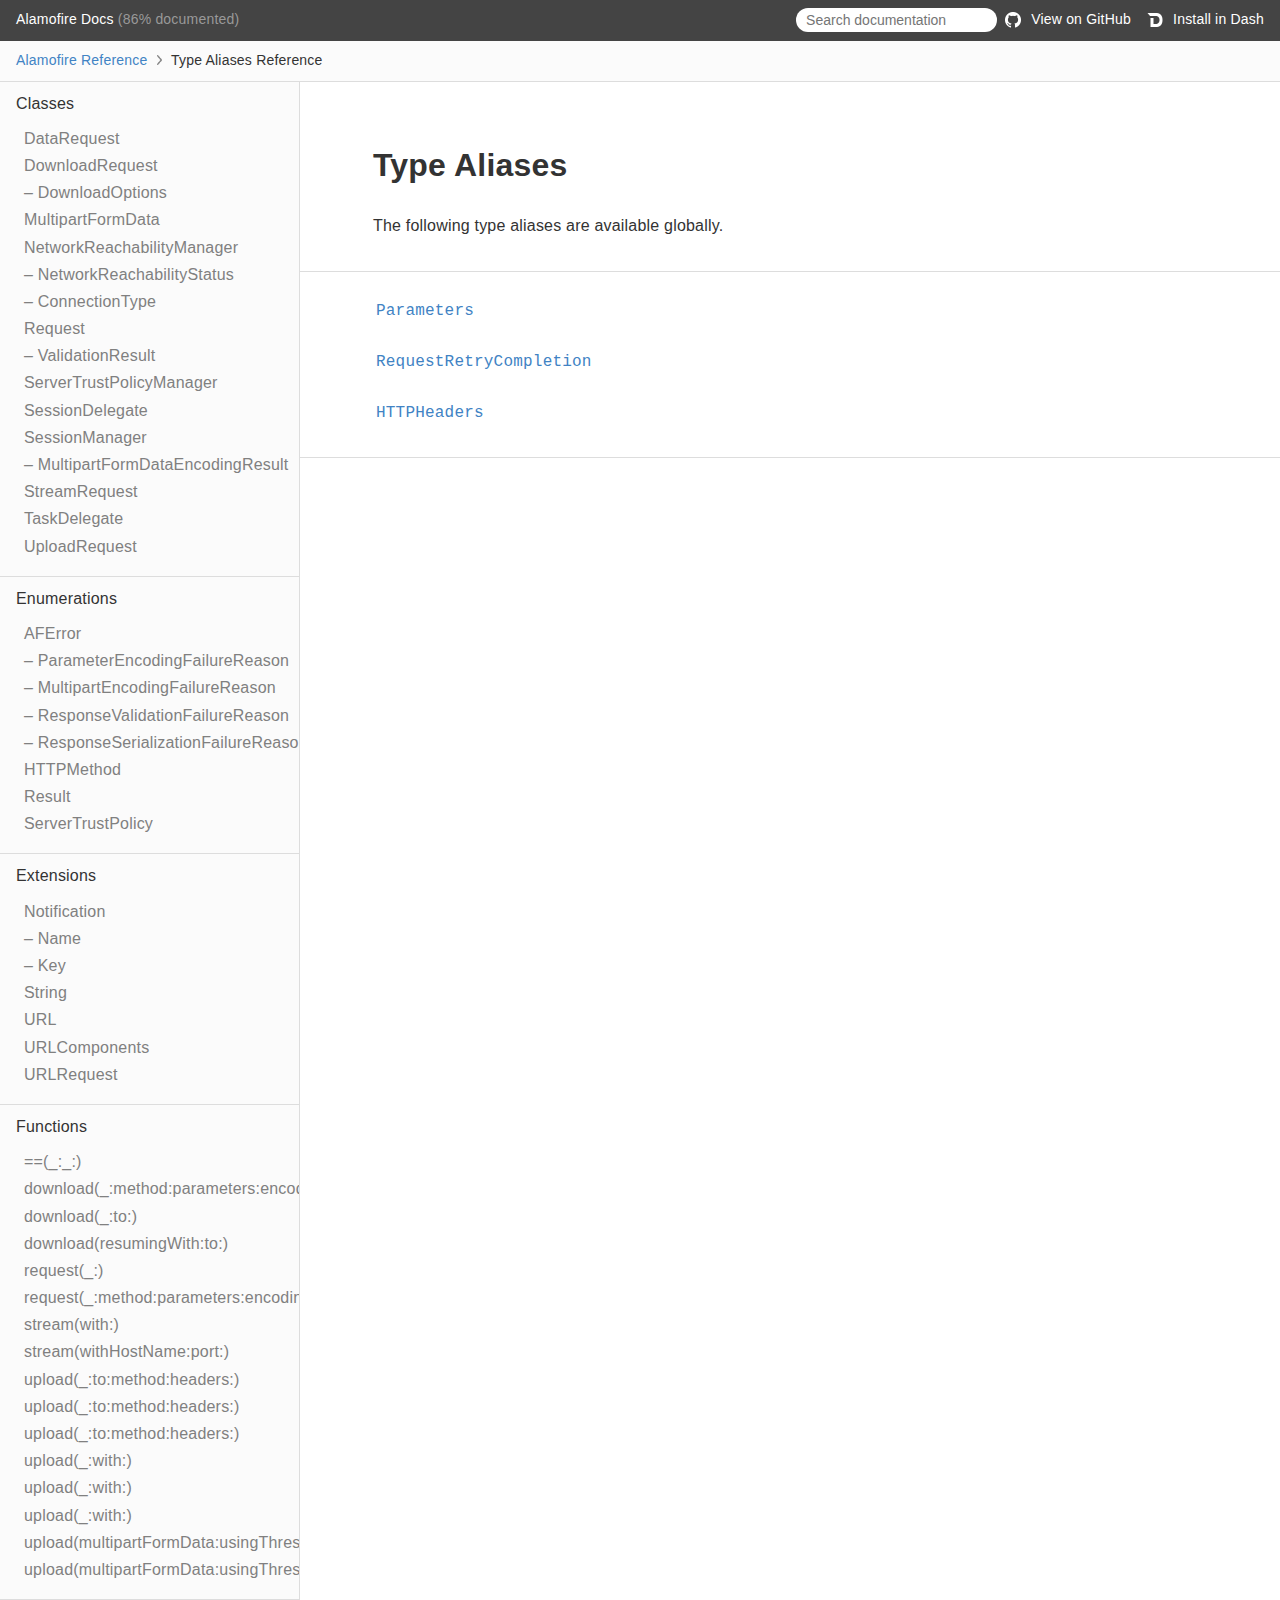
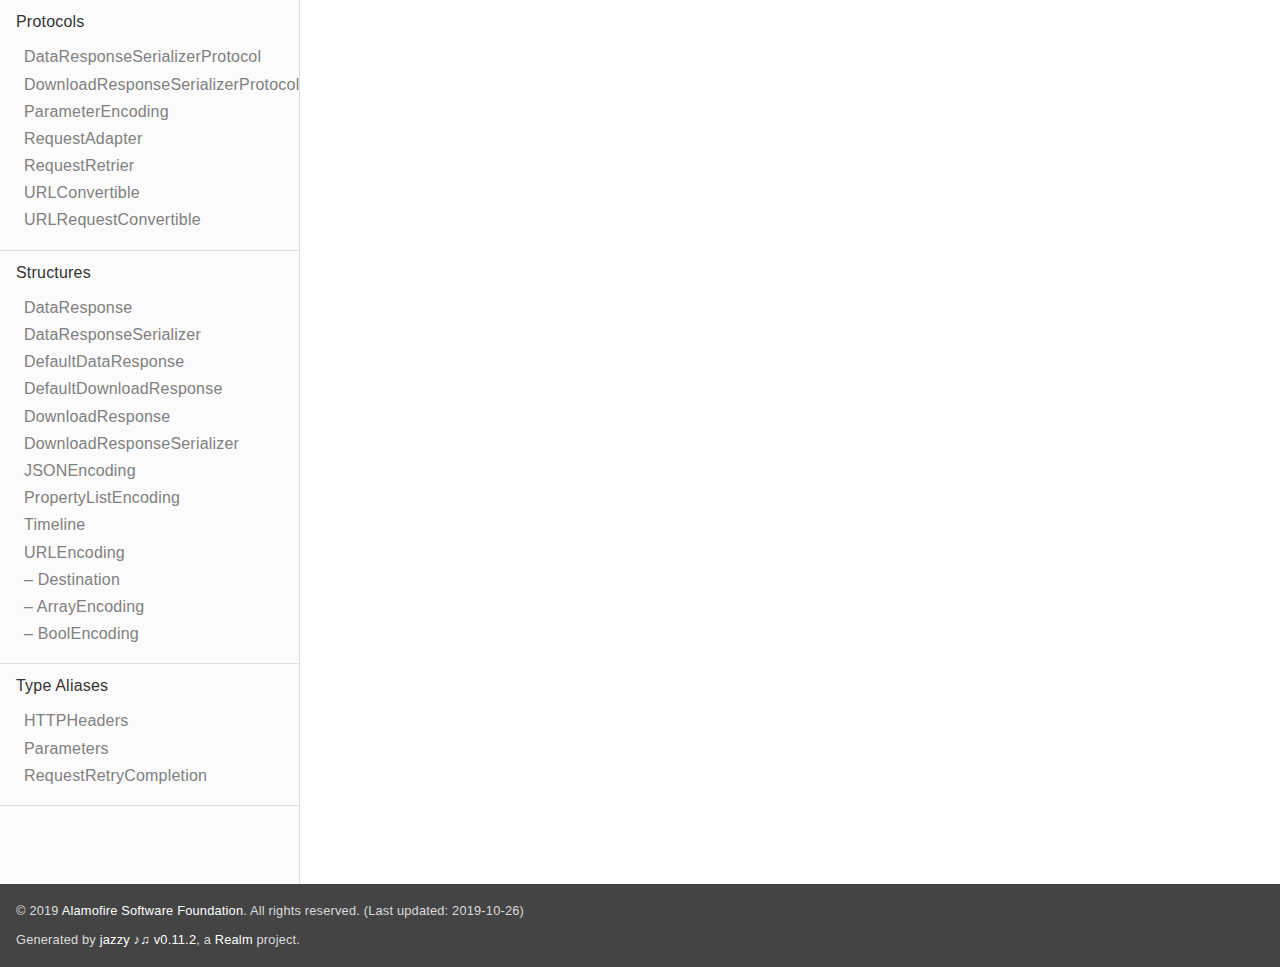
<file: Alamofire-4.9.1/docs/Typealiases.html>
<!DOCTYPE html>
<html lang="en">
  <head>
    <title>Type Aliases  Reference</title>
    <link rel="stylesheet" type="text/css" href="css/jazzy.css" />
    <link rel="stylesheet" type="text/css" href="css/highlight.css" />
    <meta charset="utf-8">
    <script src="js/jquery.min.js" defer></script>
    <script src="js/jazzy.js" defer></script>
    
    <script src="js/lunr.min.js" defer></script>
    <script src="js/typeahead.jquery.js" defer></script>
    <script src="js/jazzy.search.js" defer></script>
  </head>
  <body>

    <a name="//apple_ref/swift/Section/Type Aliases" class="dashAnchor"></a>

    <a title="Type Aliases  Reference"></a>

    <header class="header">
      <p class="header-col header-col--primary">
        <a class="header-link" href="index.html">
          Alamofire Docs
        </a>
         (86% documented)
      </p>
    
      <p class="header-col--secondary">
        <form role="search" action="search.json">
          <input type="text" placeholder="Search documentation" data-typeahead>
        </form>
      </p>
    
        <p class="header-col header-col--secondary">
          <a class="header-link" href="https://github.com/Alamofire/Alamofire">
            <img class="header-icon" src="img/gh.png"/>
            View on GitHub
          </a>
        </p>
    
        <p class="header-col header-col--secondary">
          <a class="header-link" href="dash-feed://https%3A%2F%2Falamofire%2Egithub%2Eio%2FAlamofire%2Fdocsets%2FAlamofire%2Exml">
            <img class="header-icon" src="img/dash.png"/>
            Install in Dash
          </a>
        </p>
    </header>

    <p class="breadcrumbs">
      <a class="breadcrumb" href="index.html">Alamofire Reference</a>
      <img class="carat" src="img/carat.png" />
      Type Aliases  Reference
    </p>

    <div class="content-wrapper">
      <nav class="navigation">
        <ul class="nav-groups">
          <li class="nav-group-name">
            <a class="nav-group-name-link" href="Classes.html">Classes</a>
            <ul class="nav-group-tasks">
              <li class="nav-group-task">
                <a class="nav-group-task-link" href="Classes/DataRequest.html">DataRequest</a>
              </li>
              <li class="nav-group-task">
                <a class="nav-group-task-link" href="Classes/DownloadRequest.html">DownloadRequest</a>
              </li>
              <li class="nav-group-task">
                <a class="nav-group-task-link" href="Classes/DownloadRequest/DownloadOptions.html">– DownloadOptions</a>
              </li>
              <li class="nav-group-task">
                <a class="nav-group-task-link" href="Classes/MultipartFormData.html">MultipartFormData</a>
              </li>
              <li class="nav-group-task">
                <a class="nav-group-task-link" href="Classes/NetworkReachabilityManager.html">NetworkReachabilityManager</a>
              </li>
              <li class="nav-group-task">
                <a class="nav-group-task-link" href="Classes/NetworkReachabilityManager/NetworkReachabilityStatus.html">– NetworkReachabilityStatus</a>
              </li>
              <li class="nav-group-task">
                <a class="nav-group-task-link" href="Classes/NetworkReachabilityManager/ConnectionType.html">– ConnectionType</a>
              </li>
              <li class="nav-group-task">
                <a class="nav-group-task-link" href="Classes/Request.html">Request</a>
              </li>
              <li class="nav-group-task">
                <a class="nav-group-task-link" href="Classes/Request/ValidationResult.html">– ValidationResult</a>
              </li>
              <li class="nav-group-task">
                <a class="nav-group-task-link" href="Classes/ServerTrustPolicyManager.html">ServerTrustPolicyManager</a>
              </li>
              <li class="nav-group-task">
                <a class="nav-group-task-link" href="Classes/SessionDelegate.html">SessionDelegate</a>
              </li>
              <li class="nav-group-task">
                <a class="nav-group-task-link" href="Classes/SessionManager.html">SessionManager</a>
              </li>
              <li class="nav-group-task">
                <a class="nav-group-task-link" href="Classes/SessionManager/MultipartFormDataEncodingResult.html">– MultipartFormDataEncodingResult</a>
              </li>
              <li class="nav-group-task">
                <a class="nav-group-task-link" href="Classes.html#/s:9Alamofire13StreamRequestC">StreamRequest</a>
              </li>
              <li class="nav-group-task">
                <a class="nav-group-task-link" href="Classes/TaskDelegate.html">TaskDelegate</a>
              </li>
              <li class="nav-group-task">
                <a class="nav-group-task-link" href="Classes/UploadRequest.html">UploadRequest</a>
              </li>
            </ul>
          </li>
          <li class="nav-group-name">
            <a class="nav-group-name-link" href="Enums.html">Enumerations</a>
            <ul class="nav-group-tasks">
              <li class="nav-group-task">
                <a class="nav-group-task-link" href="Enums/AFError.html">AFError</a>
              </li>
              <li class="nav-group-task">
                <a class="nav-group-task-link" href="Enums/AFError/ParameterEncodingFailureReason.html">– ParameterEncodingFailureReason</a>
              </li>
              <li class="nav-group-task">
                <a class="nav-group-task-link" href="Enums/AFError/MultipartEncodingFailureReason.html">– MultipartEncodingFailureReason</a>
              </li>
              <li class="nav-group-task">
                <a class="nav-group-task-link" href="Enums/AFError/ResponseValidationFailureReason.html">– ResponseValidationFailureReason</a>
              </li>
              <li class="nav-group-task">
                <a class="nav-group-task-link" href="Enums/AFError/ResponseSerializationFailureReason.html">– ResponseSerializationFailureReason</a>
              </li>
              <li class="nav-group-task">
                <a class="nav-group-task-link" href="Enums/HTTPMethod.html">HTTPMethod</a>
              </li>
              <li class="nav-group-task">
                <a class="nav-group-task-link" href="Enums/Result.html">Result</a>
              </li>
              <li class="nav-group-task">
                <a class="nav-group-task-link" href="Enums/ServerTrustPolicy.html">ServerTrustPolicy</a>
              </li>
            </ul>
          </li>
          <li class="nav-group-name">
            <a class="nav-group-name-link" href="Extensions.html">Extensions</a>
            <ul class="nav-group-tasks">
              <li class="nav-group-task">
                <a class="nav-group-task-link" href="Extensions/Notification.html">Notification</a>
              </li>
              <li class="nav-group-task">
                <a class="nav-group-task-link" href="Extensions/Notification/Name.html">– Name</a>
              </li>
              <li class="nav-group-task">
                <a class="nav-group-task-link" href="Extensions/Notification/Key.html">– Key</a>
              </li>
              <li class="nav-group-task">
                <a class="nav-group-task-link" href="Extensions/String.html">String</a>
              </li>
              <li class="nav-group-task">
                <a class="nav-group-task-link" href="Extensions/URL.html">URL</a>
              </li>
              <li class="nav-group-task">
                <a class="nav-group-task-link" href="Extensions/URLComponents.html">URLComponents</a>
              </li>
              <li class="nav-group-task">
                <a class="nav-group-task-link" href="Extensions/URLRequest.html">URLRequest</a>
              </li>
            </ul>
          </li>
          <li class="nav-group-name">
            <a class="nav-group-name-link" href="Functions.html">Functions</a>
            <ul class="nav-group-tasks">
              <li class="nav-group-task">
                <a class="nav-group-task-link" href="Functions.html#/s:9Alamofire2eeoiySbAA26NetworkReachabilityManagerC0cD6StatusO_AFtF">==(_:_:)</a>
              </li>
              <li class="nav-group-task">
                <a class="nav-group-task-link" href="Functions.html#/s:[base64]">download(_:method:parameters:encoding:headers:to:)</a>
              </li>
              <li class="nav-group-task">
                <a class="nav-group-task-link" href="Functions.html#/s:9Alamofire8download_2toAA15DownloadRequestCAA21URLRequestConvertible_p_10Foundation3URLV011destinationI0_AE0D7OptionsV7optionstAI_So17NSHTTPURLResponseCtcSgtF">download(_:to:)</a>
              </li>
              <li class="nav-group-task">
                <a class="nav-group-task-link" href="Functions.html#/s:9Alamofire8download12resumingWith2toAA15DownloadRequestC10Foundation4DataV_AG3URLV011destinationJ0_AF0F7OptionsV7optionstAK_So17NSHTTPURLResponseCtcSgtF">download(resumingWith:to:)</a>
              </li>
              <li class="nav-group-task">
                <a class="nav-group-task-link" href="Functions.html#/s:9Alamofire7requestyAA11DataRequestCAA21URLRequestConvertible_pF">request(_:)</a>
              </li>
              <li class="nav-group-task">
                <a class="nav-group-task-link" href="Functions.html#/s:9Alamofire7request_6method10parameters8encoding7headersAA11DataRequestCAA14URLConvertible_p_AA10HTTPMethodOSDySSypGSgAA17ParameterEncoding_pSDyS2SGSgtF">request(_:method:parameters:encoding:headers:)</a>
              </li>
              <li class="nav-group-task">
                <a class="nav-group-task-link" href="Functions.html#/s:9Alamofire6stream4withAA13StreamRequestCSo12NSNetServiceC_tF">stream(with:)</a>
              </li>
              <li class="nav-group-task">
                <a class="nav-group-task-link" href="Functions.html#/s:9Alamofire6stream12withHostName4portAA13StreamRequestCSS_SitF">stream(withHostName:port:)</a>
              </li>
              <li class="nav-group-task">
                <a class="nav-group-task-link" href="Functions.html#/s:9Alamofire6upload_2to6method7headersAA13UploadRequestC10Foundation3URLV_AA14URLConvertible_pAA10HTTPMethodOSDyS2SGSgtF">upload(_:to:method:headers:)</a>
              </li>
              <li class="nav-group-task">
                <a class="nav-group-task-link" href="Functions.html#/s:9Alamofire6upload_2to6method7headersAA13UploadRequestC10Foundation4DataV_AA14URLConvertible_pAA10HTTPMethodOSDyS2SGSgtF">upload(_:to:method:headers:)</a>
              </li>
              <li class="nav-group-task">
                <a class="nav-group-task-link" href="Functions.html#/s:9Alamofire6upload_2to6method7headersAA13UploadRequestCSo13NSInputStreamC_AA14URLConvertible_pAA10HTTPMethodOSDyS2SGSgtF">upload(_:to:method:headers:)</a>
              </li>
              <li class="nav-group-task">
                <a class="nav-group-task-link" href="Functions.html#/s:9Alamofire6upload_4withAA13UploadRequestC10Foundation3URLV_AA21URLRequestConvertible_ptF">upload(_:with:)</a>
              </li>
              <li class="nav-group-task">
                <a class="nav-group-task-link" href="Functions.html#/s:9Alamofire6upload_4withAA13UploadRequestC10Foundation4DataV_AA21URLRequestConvertible_ptF">upload(_:with:)</a>
              </li>
              <li class="nav-group-task">
                <a class="nav-group-task-link" href="Functions.html#/s:9Alamofire6upload_4withAA13UploadRequestCSo13NSInputStreamC_AA21URLRequestConvertible_ptF">upload(_:with:)</a>
              </li>
              <li class="nav-group-task">
                <a class="nav-group-task-link" href="Functions.html#/s:[base64]">upload(multipartFormData:usingThreshold:to:method:headers:encodingCompletion:)</a>
              </li>
              <li class="nav-group-task">
                <a class="nav-group-task-link" href="Functions.html#/s:9Alamofire6upload17multipartFormData14usingThreshold4with18encodingCompletionyyAA09MultipartdE0Cc_s6UInt64VAA21URLRequestConvertible_pyAA14SessionManagerC0kdE14EncodingResultOcSgtF">upload(multipartFormData:usingThreshold:with:encodingCompletion:)</a>
              </li>
            </ul>
          </li>
          <li class="nav-group-name">
            <a class="nav-group-name-link" href="Protocols.html">Protocols</a>
            <ul class="nav-group-tasks">
              <li class="nav-group-task">
                <a class="nav-group-task-link" href="Protocols/DataResponseSerializerProtocol.html">DataResponseSerializerProtocol</a>
              </li>
              <li class="nav-group-task">
                <a class="nav-group-task-link" href="Protocols/DownloadResponseSerializerProtocol.html">DownloadResponseSerializerProtocol</a>
              </li>
              <li class="nav-group-task">
                <a class="nav-group-task-link" href="Protocols/ParameterEncoding.html">ParameterEncoding</a>
              </li>
              <li class="nav-group-task">
                <a class="nav-group-task-link" href="Protocols/RequestAdapter.html">RequestAdapter</a>
              </li>
              <li class="nav-group-task">
                <a class="nav-group-task-link" href="Protocols/RequestRetrier.html">RequestRetrier</a>
              </li>
              <li class="nav-group-task">
                <a class="nav-group-task-link" href="Protocols/URLConvertible.html">URLConvertible</a>
              </li>
              <li class="nav-group-task">
                <a class="nav-group-task-link" href="Protocols/URLRequestConvertible.html">URLRequestConvertible</a>
              </li>
            </ul>
          </li>
          <li class="nav-group-name">
            <a class="nav-group-name-link" href="Structs.html">Structures</a>
            <ul class="nav-group-tasks">
              <li class="nav-group-task">
                <a class="nav-group-task-link" href="Structs/DataResponse.html">DataResponse</a>
              </li>
              <li class="nav-group-task">
                <a class="nav-group-task-link" href="Structs/DataResponseSerializer.html">DataResponseSerializer</a>
              </li>
              <li class="nav-group-task">
                <a class="nav-group-task-link" href="Structs/DefaultDataResponse.html">DefaultDataResponse</a>
              </li>
              <li class="nav-group-task">
                <a class="nav-group-task-link" href="Structs/DefaultDownloadResponse.html">DefaultDownloadResponse</a>
              </li>
              <li class="nav-group-task">
                <a class="nav-group-task-link" href="Structs/DownloadResponse.html">DownloadResponse</a>
              </li>
              <li class="nav-group-task">
                <a class="nav-group-task-link" href="Structs/DownloadResponseSerializer.html">DownloadResponseSerializer</a>
              </li>
              <li class="nav-group-task">
                <a class="nav-group-task-link" href="Structs/JSONEncoding.html">JSONEncoding</a>
              </li>
              <li class="nav-group-task">
                <a class="nav-group-task-link" href="Structs/PropertyListEncoding.html">PropertyListEncoding</a>
              </li>
              <li class="nav-group-task">
                <a class="nav-group-task-link" href="Structs/Timeline.html">Timeline</a>
              </li>
              <li class="nav-group-task">
                <a class="nav-group-task-link" href="Structs/URLEncoding.html">URLEncoding</a>
              </li>
              <li class="nav-group-task">
                <a class="nav-group-task-link" href="Structs/URLEncoding/Destination.html">– Destination</a>
              </li>
              <li class="nav-group-task">
                <a class="nav-group-task-link" href="Structs/URLEncoding/ArrayEncoding.html">– ArrayEncoding</a>
              </li>
              <li class="nav-group-task">
                <a class="nav-group-task-link" href="Structs/URLEncoding/BoolEncoding.html">– BoolEncoding</a>
              </li>
            </ul>
          </li>
          <li class="nav-group-name">
            <a class="nav-group-name-link" href="Typealiases.html">Type Aliases</a>
            <ul class="nav-group-tasks">
              <li class="nav-group-task">
                <a class="nav-group-task-link" href="Typealiases.html#/s:9Alamofire11HTTPHeadersa">HTTPHeaders</a>
              </li>
              <li class="nav-group-task">
                <a class="nav-group-task-link" href="Typealiases.html#/s:9Alamofire10Parametersa">Parameters</a>
              </li>
              <li class="nav-group-task">
                <a class="nav-group-task-link" href="Typealiases.html#/s:9Alamofire22RequestRetryCompletiona">RequestRetryCompletion</a>
              </li>
            </ul>
          </li>
        </ul>
      </nav>
      <article class="main-content">

        <section class="section">
          <div class="section-content">
            <h1>Type Aliases</h1>
            <p>The following type aliases are available globally.</p>

          </div>
        </section>

        <section class="section">
          <div class="section-content">
            <div class="task-group">
              <ul class="item-container">
                <li class="item">
                  <div>
                    <code>
                    <a name="/s:9Alamofire10Parametersa"></a>
                    <a name="//apple_ref/swift/Alias/Parameters" class="dashAnchor"></a>
                    <a class="token" href="#/s:9Alamofire10Parametersa">Parameters</a>
                    </code>
                  </div>
                  <div class="height-container">
                    <div class="pointer-container"></div>
                    <section class="section">
                      <div class="pointer"></div>
                      <div class="abstract">
                        <p>A dictionary of parameters to apply to a <code>URLRequest</code>.</p>

                      </div>
                      <div class="declaration">
                        <h4>Declaration</h4>
                        <div class="language">
                          <p class="aside-title">Swift</p>
                          <pre class="highlight swift"><code><span class="kd">public</span> <span class="kd">typealias</span> <span class="kt">Parameters</span> <span class="o">=</span> <span class="p">[</span><span class="kt">String</span> <span class="p">:</span> <span class="kt">Any</span><span class="p">]</span></code></pre>

                        </div>
                      </div>
                    </section>
                  </div>
                </li>
              </ul>
            </div>
            <div class="task-group">
              <ul class="item-container">
                <li class="item">
                  <div>
                    <code>
                    <a name="/s:9Alamofire22RequestRetryCompletiona"></a>
                    <a name="//apple_ref/swift/Alias/RequestRetryCompletion" class="dashAnchor"></a>
                    <a class="token" href="#/s:9Alamofire22RequestRetryCompletiona">RequestRetryCompletion</a>
                    </code>
                  </div>
                  <div class="height-container">
                    <div class="pointer-container"></div>
                    <section class="section">
                      <div class="pointer"></div>
                      <div class="abstract">
                        <p>A closure executed when the <code><a href="Protocols/RequestRetrier.html">RequestRetrier</a></code> determines whether a <code><a href="Classes/Request.html">Request</a></code> should be retried or not.</p>

                      </div>
                      <div class="declaration">
                        <h4>Declaration</h4>
                        <div class="language">
                          <p class="aside-title">Swift</p>
                          <pre class="highlight swift"><code><span class="kd">public</span> <span class="kd">typealias</span> <span class="kt">RequestRetryCompletion</span> <span class="o">=</span> <span class="p">(</span><span class="n">_</span> <span class="nv">shouldRetry</span><span class="p">:</span> <span class="kt">Bool</span><span class="p">,</span> <span class="n">_</span> <span class="nv">timeDelay</span><span class="p">:</span> <span class="kt">TimeInterval</span><span class="p">)</span> <span class="o">-&gt;</span> <span class="kt">Void</span></code></pre>

                        </div>
                      </div>
                    </section>
                  </div>
                </li>
              </ul>
            </div>
            <div class="task-group">
              <ul class="item-container">
                <li class="item">
                  <div>
                    <code>
                    <a name="/s:9Alamofire11HTTPHeadersa"></a>
                    <a name="//apple_ref/swift/Alias/HTTPHeaders" class="dashAnchor"></a>
                    <a class="token" href="#/s:9Alamofire11HTTPHeadersa">HTTPHeaders</a>
                    </code>
                  </div>
                  <div class="height-container">
                    <div class="pointer-container"></div>
                    <section class="section">
                      <div class="pointer"></div>
                      <div class="abstract">
                        <p>A dictionary of headers to apply to a <code>URLRequest</code>.</p>

                      </div>
                      <div class="declaration">
                        <h4>Declaration</h4>
                        <div class="language">
                          <p class="aside-title">Swift</p>
                          <pre class="highlight swift"><code><span class="kd">public</span> <span class="kd">typealias</span> <span class="kt">HTTPHeaders</span> <span class="o">=</span> <span class="p">[</span><span class="kt">String</span> <span class="p">:</span> <span class="kt">String</span><span class="p">]</span></code></pre>

                        </div>
                      </div>
                    </section>
                  </div>
                </li>
              </ul>
            </div>
          </div>
        </section>

      </article>
    </div>
    <section class="footer">
      <p>&copy; 2019 <a class="link" href="http://alamofire.org/" target="_blank" rel="external">Alamofire Software Foundation</a>. All rights reserved. (Last updated: 2019-10-26)</p>
      <p>Generated by <a class="link" href="https://github.com/realm/jazzy" target="_blank" rel="external">jazzy ♪♫ v0.11.2</a>, a <a class="link" href="https://realm.io" target="_blank" rel="external">Realm</a> project.</p>
    </section>
  </body>
</div>
</html>
</file>
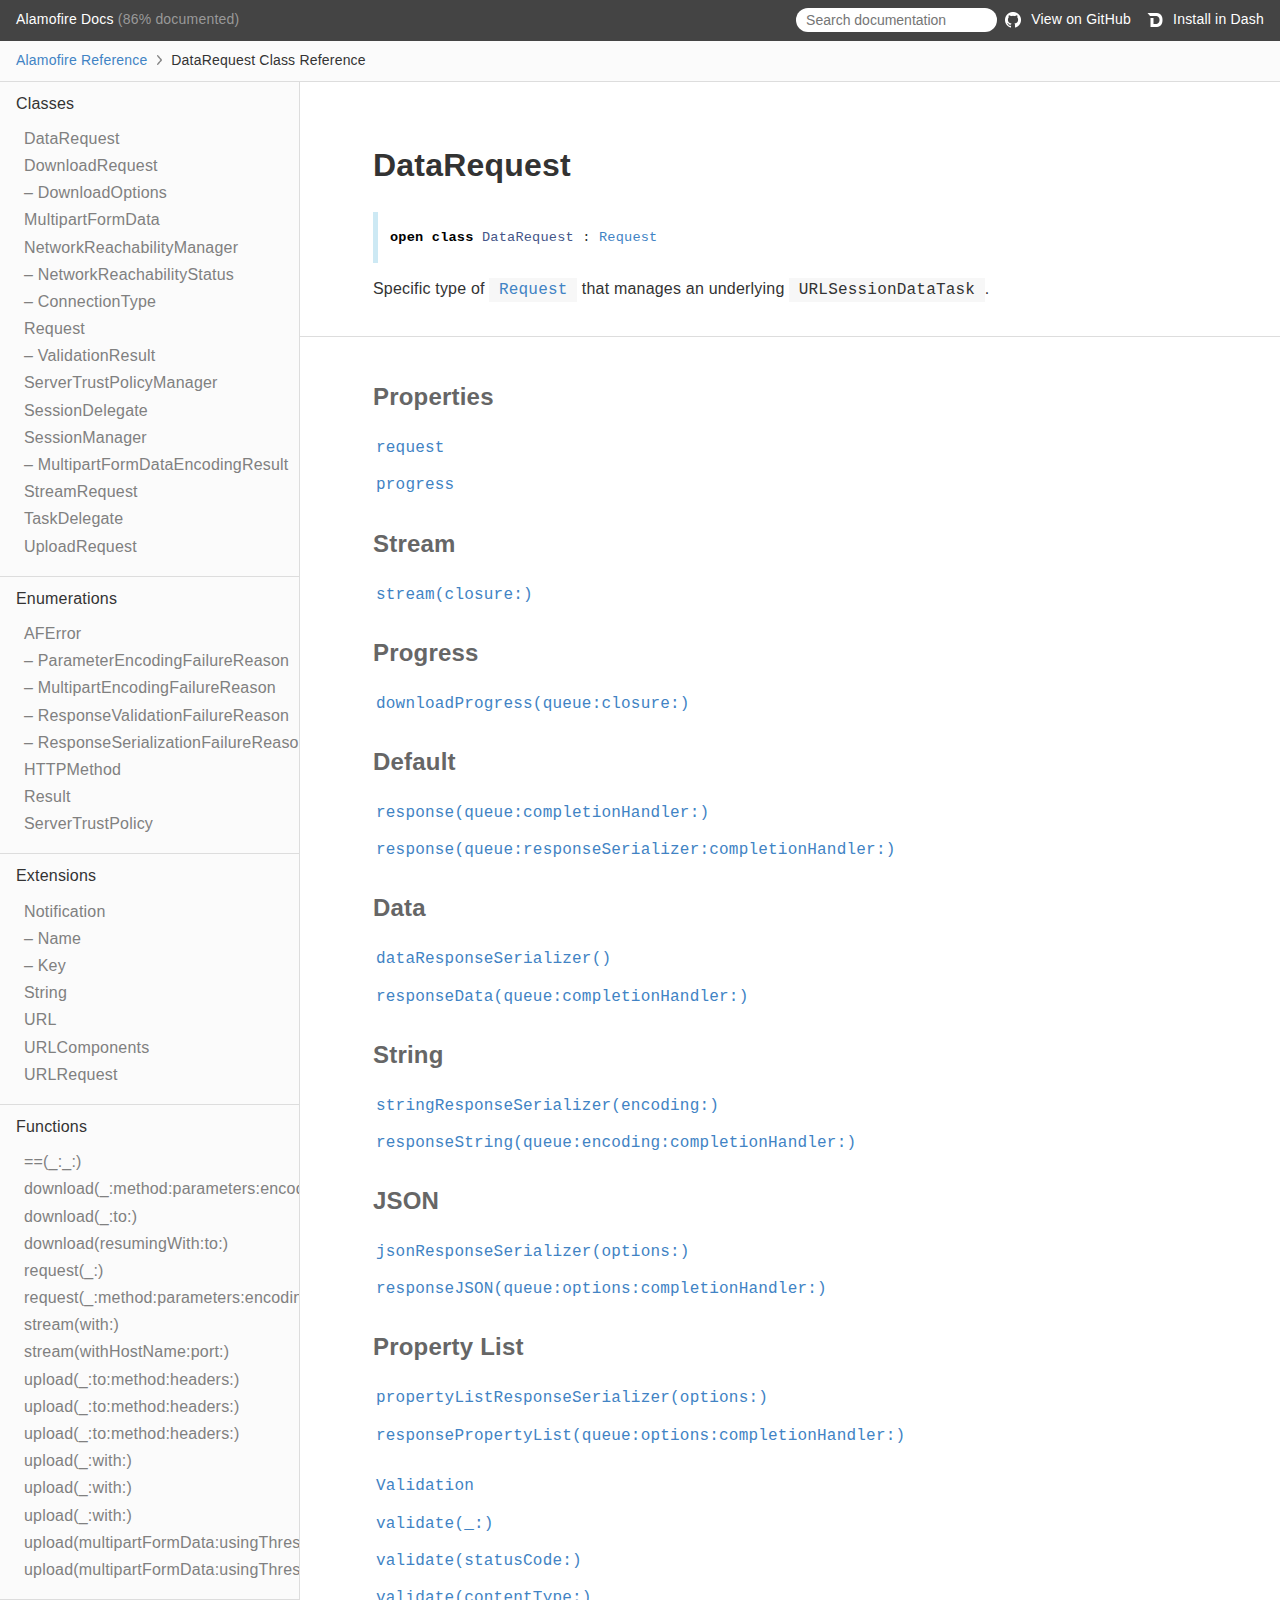
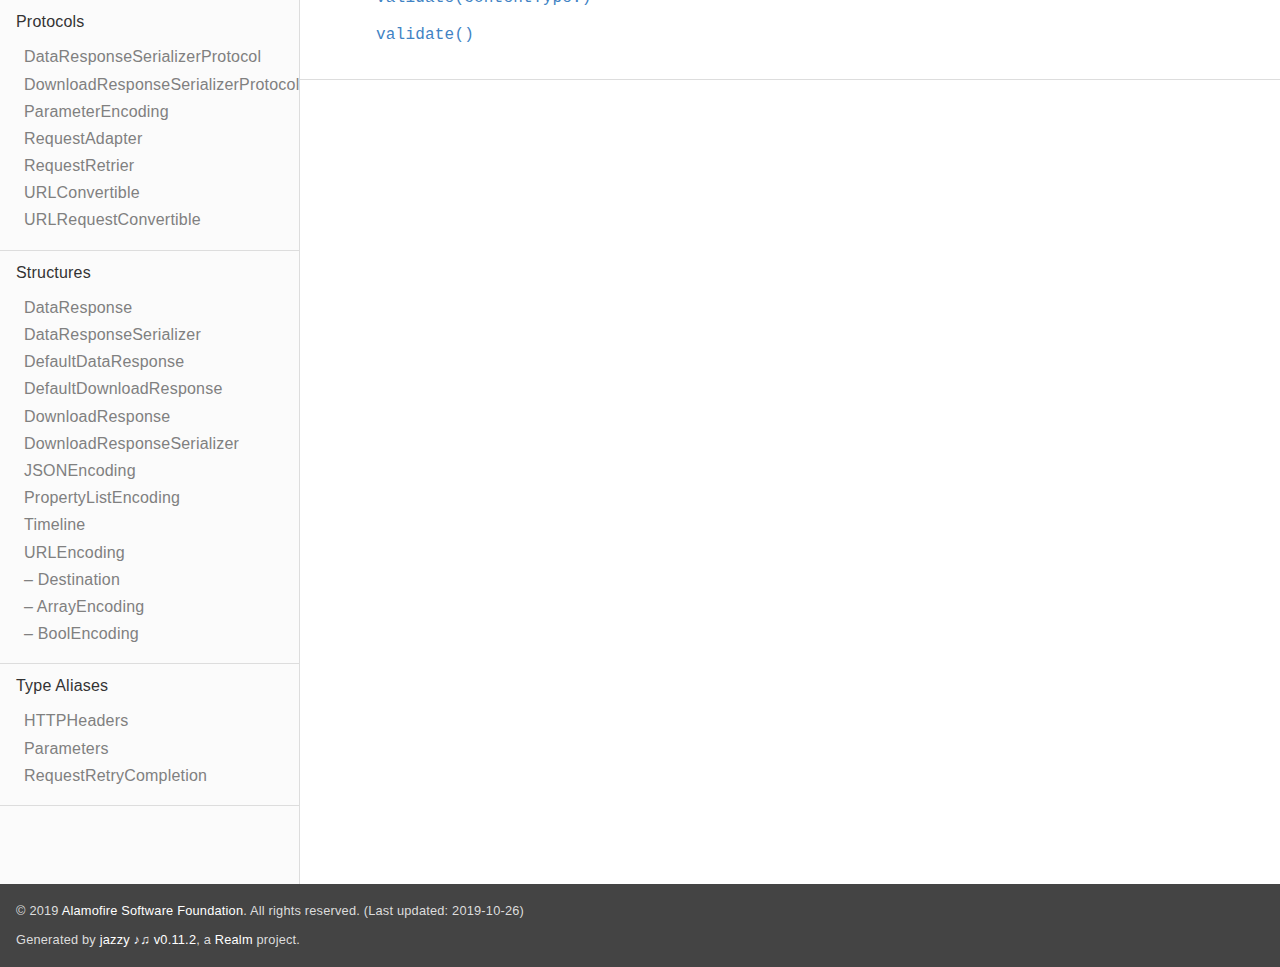
<file: Alamofire-4.9.1/docs/Classes/DataRequest.html>
<!DOCTYPE html>
<html lang="en">
  <head>
    <title>DataRequest Class Reference</title>
    <link rel="stylesheet" type="text/css" href="../css/jazzy.css" />
    <link rel="stylesheet" type="text/css" href="../css/highlight.css" />
    <meta charset="utf-8">
    <script src="../js/jquery.min.js" defer></script>
    <script src="../js/jazzy.js" defer></script>
    
    <script src="../js/lunr.min.js" defer></script>
    <script src="../js/typeahead.jquery.js" defer></script>
    <script src="../js/jazzy.search.js" defer></script>
  </head>
  <body>

    <a name="//apple_ref/swift/Class/DataRequest" class="dashAnchor"></a>

    <a title="DataRequest Class Reference"></a>

    <header class="header">
      <p class="header-col header-col--primary">
        <a class="header-link" href="../index.html">
          Alamofire Docs
        </a>
         (86% documented)
      </p>
    
      <p class="header-col--secondary">
        <form role="search" action="../search.json">
          <input type="text" placeholder="Search documentation" data-typeahead>
        </form>
      </p>
    
        <p class="header-col header-col--secondary">
          <a class="header-link" href="https://github.com/Alamofire/Alamofire">
            <img class="header-icon" src="../img/gh.png"/>
            View on GitHub
          </a>
        </p>
    
        <p class="header-col header-col--secondary">
          <a class="header-link" href="dash-feed://https%3A%2F%2Falamofire%2Egithub%2Eio%2FAlamofire%2Fdocsets%2FAlamofire%2Exml">
            <img class="header-icon" src="../img/dash.png"/>
            Install in Dash
          </a>
        </p>
    </header>

    <p class="breadcrumbs">
      <a class="breadcrumb" href="../index.html">Alamofire Reference</a>
      <img class="carat" src="../img/carat.png" />
      DataRequest Class Reference
    </p>

    <div class="content-wrapper">
      <nav class="navigation">
        <ul class="nav-groups">
          <li class="nav-group-name">
            <a class="nav-group-name-link" href="../Classes.html">Classes</a>
            <ul class="nav-group-tasks">
              <li class="nav-group-task">
                <a class="nav-group-task-link" href="../Classes/DataRequest.html">DataRequest</a>
              </li>
              <li class="nav-group-task">
                <a class="nav-group-task-link" href="../Classes/DownloadRequest.html">DownloadRequest</a>
              </li>
              <li class="nav-group-task">
                <a class="nav-group-task-link" href="../Classes/DownloadRequest/DownloadOptions.html">– DownloadOptions</a>
              </li>
              <li class="nav-group-task">
                <a class="nav-group-task-link" href="../Classes/MultipartFormData.html">MultipartFormData</a>
              </li>
              <li class="nav-group-task">
                <a class="nav-group-task-link" href="../Classes/NetworkReachabilityManager.html">NetworkReachabilityManager</a>
              </li>
              <li class="nav-group-task">
                <a class="nav-group-task-link" href="../Classes/NetworkReachabilityManager/NetworkReachabilityStatus.html">– NetworkReachabilityStatus</a>
              </li>
              <li class="nav-group-task">
                <a class="nav-group-task-link" href="../Classes/NetworkReachabilityManager/ConnectionType.html">– ConnectionType</a>
              </li>
              <li class="nav-group-task">
                <a class="nav-group-task-link" href="../Classes/Request.html">Request</a>
              </li>
              <li class="nav-group-task">
                <a class="nav-group-task-link" href="../Classes/Request/ValidationResult.html">– ValidationResult</a>
              </li>
              <li class="nav-group-task">
                <a class="nav-group-task-link" href="../Classes/ServerTrustPolicyManager.html">ServerTrustPolicyManager</a>
              </li>
              <li class="nav-group-task">
                <a class="nav-group-task-link" href="../Classes/SessionDelegate.html">SessionDelegate</a>
              </li>
              <li class="nav-group-task">
                <a class="nav-group-task-link" href="../Classes/SessionManager.html">SessionManager</a>
              </li>
              <li class="nav-group-task">
                <a class="nav-group-task-link" href="../Classes/SessionManager/MultipartFormDataEncodingResult.html">– MultipartFormDataEncodingResult</a>
              </li>
              <li class="nav-group-task">
                <a class="nav-group-task-link" href="../Classes.html#/s:9Alamofire13StreamRequestC">StreamRequest</a>
              </li>
              <li class="nav-group-task">
                <a class="nav-group-task-link" href="../Classes/TaskDelegate.html">TaskDelegate</a>
              </li>
              <li class="nav-group-task">
                <a class="nav-group-task-link" href="../Classes/UploadRequest.html">UploadRequest</a>
              </li>
            </ul>
          </li>
          <li class="nav-group-name">
            <a class="nav-group-name-link" href="../Enums.html">Enumerations</a>
            <ul class="nav-group-tasks">
              <li class="nav-group-task">
                <a class="nav-group-task-link" href="../Enums/AFError.html">AFError</a>
              </li>
              <li class="nav-group-task">
                <a class="nav-group-task-link" href="../Enums/AFError/ParameterEncodingFailureReason.html">– ParameterEncodingFailureReason</a>
              </li>
              <li class="nav-group-task">
                <a class="nav-group-task-link" href="../Enums/AFError/MultipartEncodingFailureReason.html">– MultipartEncodingFailureReason</a>
              </li>
              <li class="nav-group-task">
                <a class="nav-group-task-link" href="../Enums/AFError/ResponseValidationFailureReason.html">– ResponseValidationFailureReason</a>
              </li>
              <li class="nav-group-task">
                <a class="nav-group-task-link" href="../Enums/AFError/ResponseSerializationFailureReason.html">– ResponseSerializationFailureReason</a>
              </li>
              <li class="nav-group-task">
                <a class="nav-group-task-link" href="../Enums/HTTPMethod.html">HTTPMethod</a>
              </li>
              <li class="nav-group-task">
                <a class="nav-group-task-link" href="../Enums/Result.html">Result</a>
              </li>
              <li class="nav-group-task">
                <a class="nav-group-task-link" href="../Enums/ServerTrustPolicy.html">ServerTrustPolicy</a>
              </li>
            </ul>
          </li>
          <li class="nav-group-name">
            <a class="nav-group-name-link" href="../Extensions.html">Extensions</a>
            <ul class="nav-group-tasks">
              <li class="nav-group-task">
                <a class="nav-group-task-link" href="../Extensions/Notification.html">Notification</a>
              </li>
              <li class="nav-group-task">
                <a class="nav-group-task-link" href="../Extensions/Notification/Name.html">– Name</a>
              </li>
              <li class="nav-group-task">
                <a class="nav-group-task-link" href="../Extensions/Notification/Key.html">– Key</a>
              </li>
              <li class="nav-group-task">
                <a class="nav-group-task-link" href="../Extensions/String.html">String</a>
              </li>
              <li class="nav-group-task">
                <a class="nav-group-task-link" href="../Extensions/URL.html">URL</a>
              </li>
              <li class="nav-group-task">
                <a class="nav-group-task-link" href="../Extensions/URLComponents.html">URLComponents</a>
              </li>
              <li class="nav-group-task">
                <a class="nav-group-task-link" href="../Extensions/URLRequest.html">URLRequest</a>
              </li>
            </ul>
          </li>
          <li class="nav-group-name">
            <a class="nav-group-name-link" href="../Functions.html">Functions</a>
            <ul class="nav-group-tasks">
              <li class="nav-group-task">
                <a class="nav-group-task-link" href="../Functions.html#/s:9Alamofire2eeoiySbAA26NetworkReachabilityManagerC0cD6StatusO_AFtF">==(_:_:)</a>
              </li>
              <li class="nav-group-task">
                <a class="nav-group-task-link" href="../Functions.html#/s:[base64]">download(_:method:parameters:encoding:headers:to:)</a>
              </li>
              <li class="nav-group-task">
                <a class="nav-group-task-link" href="../Functions.html#/s:9Alamofire8download_2toAA15DownloadRequestCAA21URLRequestConvertible_p_10Foundation3URLV011destinationI0_AE0D7OptionsV7optionstAI_So17NSHTTPURLResponseCtcSgtF">download(_:to:)</a>
              </li>
              <li class="nav-group-task">
                <a class="nav-group-task-link" href="../Functions.html#/s:9Alamofire8download12resumingWith2toAA15DownloadRequestC10Foundation4DataV_AG3URLV011destinationJ0_AF0F7OptionsV7optionstAK_So17NSHTTPURLResponseCtcSgtF">download(resumingWith:to:)</a>
              </li>
              <li class="nav-group-task">
                <a class="nav-group-task-link" href="../Functions.html#/s:9Alamofire7requestyAA11DataRequestCAA21URLRequestConvertible_pF">request(_:)</a>
              </li>
              <li class="nav-group-task">
                <a class="nav-group-task-link" href="../Functions.html#/s:9Alamofire7request_6method10parameters8encoding7headersAA11DataRequestCAA14URLConvertible_p_AA10HTTPMethodOSDySSypGSgAA17ParameterEncoding_pSDyS2SGSgtF">request(_:method:parameters:encoding:headers:)</a>
              </li>
              <li class="nav-group-task">
                <a class="nav-group-task-link" href="../Functions.html#/s:9Alamofire6stream4withAA13StreamRequestCSo12NSNetServiceC_tF">stream(with:)</a>
              </li>
              <li class="nav-group-task">
                <a class="nav-group-task-link" href="../Functions.html#/s:9Alamofire6stream12withHostName4portAA13StreamRequestCSS_SitF">stream(withHostName:port:)</a>
              </li>
              <li class="nav-group-task">
                <a class="nav-group-task-link" href="../Functions.html#/s:9Alamofire6upload_2to6method7headersAA13UploadRequestC10Foundation3URLV_AA14URLConvertible_pAA10HTTPMethodOSDyS2SGSgtF">upload(_:to:method:headers:)</a>
              </li>
              <li class="nav-group-task">
                <a class="nav-group-task-link" href="../Functions.html#/s:9Alamofire6upload_2to6method7headersAA13UploadRequestC10Foundation4DataV_AA14URLConvertible_pAA10HTTPMethodOSDyS2SGSgtF">upload(_:to:method:headers:)</a>
              </li>
              <li class="nav-group-task">
                <a class="nav-group-task-link" href="../Functions.html#/s:9Alamofire6upload_2to6method7headersAA13UploadRequestCSo13NSInputStreamC_AA14URLConvertible_pAA10HTTPMethodOSDyS2SGSgtF">upload(_:to:method:headers:)</a>
              </li>
              <li class="nav-group-task">
                <a class="nav-group-task-link" href="../Functions.html#/s:9Alamofire6upload_4withAA13UploadRequestC10Foundation3URLV_AA21URLRequestConvertible_ptF">upload(_:with:)</a>
              </li>
              <li class="nav-group-task">
                <a class="nav-group-task-link" href="../Functions.html#/s:9Alamofire6upload_4withAA13UploadRequestC10Foundation4DataV_AA21URLRequestConvertible_ptF">upload(_:with:)</a>
              </li>
              <li class="nav-group-task">
                <a class="nav-group-task-link" href="../Functions.html#/s:9Alamofire6upload_4withAA13UploadRequestCSo13NSInputStreamC_AA21URLRequestConvertible_ptF">upload(_:with:)</a>
              </li>
              <li class="nav-group-task">
                <a class="nav-group-task-link" href="../Functions.html#/s:[base64]">upload(multipartFormData:usingThreshold:to:method:headers:encodingCompletion:)</a>
              </li>
              <li class="nav-group-task">
                <a class="nav-group-task-link" href="../Functions.html#/s:9Alamofire6upload17multipartFormData14usingThreshold4with18encodingCompletionyyAA09MultipartdE0Cc_s6UInt64VAA21URLRequestConvertible_pyAA14SessionManagerC0kdE14EncodingResultOcSgtF">upload(multipartFormData:usingThreshold:with:encodingCompletion:)</a>
              </li>
            </ul>
          </li>
          <li class="nav-group-name">
            <a class="nav-group-name-link" href="../Protocols.html">Protocols</a>
            <ul class="nav-group-tasks">
              <li class="nav-group-task">
                <a class="nav-group-task-link" href="../Protocols/DataResponseSerializerProtocol.html">DataResponseSerializerProtocol</a>
              </li>
              <li class="nav-group-task">
                <a class="nav-group-task-link" href="../Protocols/DownloadResponseSerializerProtocol.html">DownloadResponseSerializerProtocol</a>
              </li>
              <li class="nav-group-task">
                <a class="nav-group-task-link" href="../Protocols/ParameterEncoding.html">ParameterEncoding</a>
              </li>
              <li class="nav-group-task">
                <a class="nav-group-task-link" href="../Protocols/RequestAdapter.html">RequestAdapter</a>
              </li>
              <li class="nav-group-task">
                <a class="nav-group-task-link" href="../Protocols/RequestRetrier.html">RequestRetrier</a>
              </li>
              <li class="nav-group-task">
                <a class="nav-group-task-link" href="../Protocols/URLConvertible.html">URLConvertible</a>
              </li>
              <li class="nav-group-task">
                <a class="nav-group-task-link" href="../Protocols/URLRequestConvertible.html">URLRequestConvertible</a>
              </li>
            </ul>
          </li>
          <li class="nav-group-name">
            <a class="nav-group-name-link" href="../Structs.html">Structures</a>
            <ul class="nav-group-tasks">
              <li class="nav-group-task">
                <a class="nav-group-task-link" href="../Structs/DataResponse.html">DataResponse</a>
              </li>
              <li class="nav-group-task">
                <a class="nav-group-task-link" href="../Structs/DataResponseSerializer.html">DataResponseSerializer</a>
              </li>
              <li class="nav-group-task">
                <a class="nav-group-task-link" href="../Structs/DefaultDataResponse.html">DefaultDataResponse</a>
              </li>
              <li class="nav-group-task">
                <a class="nav-group-task-link" href="../Structs/DefaultDownloadResponse.html">DefaultDownloadResponse</a>
              </li>
              <li class="nav-group-task">
                <a class="nav-group-task-link" href="../Structs/DownloadResponse.html">DownloadResponse</a>
              </li>
              <li class="nav-group-task">
                <a class="nav-group-task-link" href="../Structs/DownloadResponseSerializer.html">DownloadResponseSerializer</a>
              </li>
              <li class="nav-group-task">
                <a class="nav-group-task-link" href="../Structs/JSONEncoding.html">JSONEncoding</a>
              </li>
              <li class="nav-group-task">
                <a class="nav-group-task-link" href="../Structs/PropertyListEncoding.html">PropertyListEncoding</a>
              </li>
              <li class="nav-group-task">
                <a class="nav-group-task-link" href="../Structs/Timeline.html">Timeline</a>
              </li>
              <li class="nav-group-task">
                <a class="nav-group-task-link" href="../Structs/URLEncoding.html">URLEncoding</a>
              </li>
              <li class="nav-group-task">
                <a class="nav-group-task-link" href="../Structs/URLEncoding/Destination.html">– Destination</a>
              </li>
              <li class="nav-group-task">
                <a class="nav-group-task-link" href="../Structs/URLEncoding/ArrayEncoding.html">– ArrayEncoding</a>
              </li>
              <li class="nav-group-task">
                <a class="nav-group-task-link" href="../Structs/URLEncoding/BoolEncoding.html">– BoolEncoding</a>
              </li>
            </ul>
          </li>
          <li class="nav-group-name">
            <a class="nav-group-name-link" href="../Typealiases.html">Type Aliases</a>
            <ul class="nav-group-tasks">
              <li class="nav-group-task">
                <a class="nav-group-task-link" href="../Typealiases.html#/s:9Alamofire11HTTPHeadersa">HTTPHeaders</a>
              </li>
              <li class="nav-group-task">
                <a class="nav-group-task-link" href="../Typealiases.html#/s:9Alamofire10Parametersa">Parameters</a>
              </li>
              <li class="nav-group-task">
                <a class="nav-group-task-link" href="../Typealiases.html#/s:9Alamofire22RequestRetryCompletiona">RequestRetryCompletion</a>
              </li>
            </ul>
          </li>
        </ul>
      </nav>
      <article class="main-content">

        <section class="section">
          <div class="section-content">
            <h1>DataRequest</h1>
              <div class="declaration">
                <div class="language">
                  <pre class="highlight swift"><code><span class="kd">open</span> <span class="kd">class</span> <span class="kt">DataRequest</span> <span class="p">:</span> <span class="kt"><a href="../Classes/Request.html">Request</a></span></code></pre>

                </div>
              </div>
            <p>Specific type of <code><a href="../Classes/Request.html">Request</a></code> that manages an underlying <code>URLSessionDataTask</code>.</p>

          </div>
        </section>

        <section class="section">
          <div class="section-content">
            <div class="task-group">
              <div class="task-name-container">
                <a name="/Properties"></a>
                <a name="//apple_ref/swift/Section/Properties" class="dashAnchor"></a>
                <a href="#/Properties">
                  <h3 class="section-name">Properties</h3>
                </a>
              </div>
              <ul class="item-container">
                <li class="item">
                  <div>
                    <code>
                    <a name="/s:9Alamofire11DataRequestC7request10Foundation10URLRequestVSgvp"></a>
                    <a name="//apple_ref/swift/Property/request" class="dashAnchor"></a>
                    <a class="token" href="#/s:9Alamofire11DataRequestC7request10Foundation10URLRequestVSgvp">request</a>
                    </code>
                  </div>
                  <div class="height-container">
                    <div class="pointer-container"></div>
                    <section class="section">
                      <div class="pointer"></div>
                      <div class="abstract">
                        <p>The request sent or to be sent to the server.</p>

                      </div>
                      <div class="declaration">
                        <h4>Declaration</h4>
                        <div class="language">
                          <p class="aside-title">Swift</p>
                          <pre class="highlight swift"><code><span class="kd">open</span> <span class="k">override</span> <span class="k">var</span> <span class="nv">request</span><span class="p">:</span> <span class="kt">URLRequest</span><span class="p">?</span> <span class="p">{</span> <span class="k">get</span> <span class="p">}</span></code></pre>

                        </div>
                      </div>
                    </section>
                  </div>
                </li>
                <li class="item">
                  <div>
                    <code>
                    <a name="/s:9Alamofire11DataRequestC8progressSo10NSProgressCvp"></a>
                    <a name="//apple_ref/swift/Property/progress" class="dashAnchor"></a>
                    <a class="token" href="#/s:9Alamofire11DataRequestC8progressSo10NSProgressCvp">progress</a>
                    </code>
                  </div>
                  <div class="height-container">
                    <div class="pointer-container"></div>
                    <section class="section">
                      <div class="pointer"></div>
                      <div class="abstract">
                        <p>The progress of fetching the response data from the server for the request.</p>

                      </div>
                      <div class="declaration">
                        <h4>Declaration</h4>
                        <div class="language">
                          <p class="aside-title">Swift</p>
                          <pre class="highlight swift"><code><span class="kd">open</span> <span class="k">var</span> <span class="nv">progress</span><span class="p">:</span> <span class="kt">Progress</span> <span class="p">{</span> <span class="k">get</span> <span class="p">}</span></code></pre>

                        </div>
                      </div>
                    </section>
                  </div>
                </li>
              </ul>
            </div>
            <div class="task-group">
              <div class="task-name-container">
                <a name="/Stream"></a>
                <a name="//apple_ref/swift/Section/Stream" class="dashAnchor"></a>
                <a href="#/Stream">
                  <h3 class="section-name">Stream</h3>
                </a>
              </div>
              <ul class="item-container">
                <li class="item">
                  <div>
                    <code>
                    <a name="/s:9Alamofire11DataRequestC6stream7closureACXDy10Foundation0B0VcSg_tF"></a>
                    <a name="//apple_ref/swift/Method/stream(closure:)" class="dashAnchor"></a>
                    <a class="token" href="#/s:9Alamofire11DataRequestC6stream7closureACXDy10Foundation0B0VcSg_tF">stream(closure:)</a>
                    </code>
                  </div>
                  <div class="height-container">
                    <div class="pointer-container"></div>
                    <section class="section">
                      <div class="pointer"></div>
                      <div class="abstract">
                        <p>Sets a closure to be called periodically during the lifecycle of the request as data is read from the server.</p>

<p>This closure returns the bytes most recently received from the server, not including data from previous calls.
If this closure is set, data will only be available within this closure, and will not be saved elsewhere. It is
also important to note that the server data in any <code>Response</code> object will be <code>nil</code>.</p>

                      </div>
                      <div class="declaration">
                        <h4>Declaration</h4>
                        <div class="language">
                          <p class="aside-title">Swift</p>
                          <pre class="highlight swift"><code><span class="kd">@discardableResult</span>
<span class="kd">open</span> <span class="kd">func</span> <span class="nf">stream</span><span class="p">(</span><span class="nv">closure</span><span class="p">:</span> <span class="p">((</span><span class="kt">Data</span><span class="p">)</span> <span class="o">-&gt;</span> <span class="kt">Void</span><span class="p">)?</span> <span class="o">=</span> <span class="kc">nil</span><span class="p">)</span> <span class="o">-&gt;</span> <span class="k">Self</span></code></pre>

                        </div>
                      </div>
                      <div>
                        <h4>Parameters</h4>
                        <table class="graybox">
                          <tbody>
                            <tr>
                              <td>
                                <code>
                                <em>closure</em>
                                </code>
                              </td>
                              <td>
                                <div>
                                  <p>The code to be executed periodically during the lifecycle of the request.</p>
                                </div>
                              </td>
                            </tr>
                          </tbody>
                        </table>
                      </div>
                      <div>
                        <h4>Return Value</h4>
                        <p>The request.</p>
                      </div>
                    </section>
                  </div>
                </li>
              </ul>
            </div>
            <div class="task-group">
              <div class="task-name-container">
                <a name="/Progress"></a>
                <a name="//apple_ref/swift/Section/Progress" class="dashAnchor"></a>
                <a href="#/Progress">
                  <h3 class="section-name">Progress</h3>
                </a>
              </div>
              <ul class="item-container">
                <li class="item">
                  <div>
                    <code>
                    <a name="/s:9Alamofire11DataRequestC16downloadProgress5queue7closureACXDSo012OS_dispatch_F0C_ySo10NSProgressCctF"></a>
                    <a name="//apple_ref/swift/Method/downloadProgress(queue:closure:)" class="dashAnchor"></a>
                    <a class="token" href="#/s:9Alamofire11DataRequestC16downloadProgress5queue7closureACXDSo012OS_dispatch_F0C_ySo10NSProgressCctF">downloadProgress(queue:closure:)</a>
                    </code>
                  </div>
                  <div class="height-container">
                    <div class="pointer-container"></div>
                    <section class="section">
                      <div class="pointer"></div>
                      <div class="abstract">
                        <p>Sets a closure to be called periodically during the lifecycle of the <code><a href="../Classes/Request.html">Request</a></code> as data is read from the server.</p>

                      </div>
                      <div class="declaration">
                        <h4>Declaration</h4>
                        <div class="language">
                          <p class="aside-title">Swift</p>
                          <pre class="highlight swift"><code><span class="kd">@discardableResult</span>
<span class="kd">open</span> <span class="kd">func</span> <span class="nf">downloadProgress</span><span class="p">(</span><span class="nv">queue</span><span class="p">:</span> <span class="kt">DispatchQueue</span> <span class="o">=</span> <span class="kt">DispatchQueue</span><span class="o">.</span><span class="n">main</span><span class="p">,</span> <span class="nv">closure</span><span class="p">:</span> <span class="kd">@escaping</span> <span class="kt">ProgressHandler</span><span class="p">)</span> <span class="o">-&gt;</span> <span class="k">Self</span></code></pre>

                        </div>
                      </div>
                      <div>
                        <h4>Parameters</h4>
                        <table class="graybox">
                          <tbody>
                            <tr>
                              <td>
                                <code>
                                <em>queue</em>
                                </code>
                              </td>
                              <td>
                                <div>
                                  <p>The dispatch queue to execute the closure on.</p>
                                </div>
                              </td>
                            </tr>
                            <tr>
                              <td>
                                <code>
                                <em>closure</em>
                                </code>
                              </td>
                              <td>
                                <div>
                                  <p>The code to be executed periodically as data is read from the server.</p>
                                </div>
                              </td>
                            </tr>
                          </tbody>
                        </table>
                      </div>
                      <div>
                        <h4>Return Value</h4>
                        <p>The request.</p>
                      </div>
                    </section>
                  </div>
                </li>
              </ul>
            </div>
            <div class="task-group">
              <div class="task-name-container">
                <a name="/Default"></a>
                <a name="//apple_ref/swift/Section/Default" class="dashAnchor"></a>
                <a href="#/Default">
                  <h3 class="section-name">Default</h3>
                </a>
              </div>
              <ul class="item-container">
                <li class="item">
                  <div>
                    <code>
                    <a name="/s:9Alamofire11DataRequestC8response5queue17completionHandlerACXDSo012OS_dispatch_E0CSg_yAA07DefaultB8ResponseVctF"></a>
                    <a name="//apple_ref/swift/Method/response(queue:completionHandler:)" class="dashAnchor"></a>
                    <a class="token" href="#/s:9Alamofire11DataRequestC8response5queue17completionHandlerACXDSo012OS_dispatch_E0CSg_yAA07DefaultB8ResponseVctF">response(queue:completionHandler:)</a>
                    </code>
                  </div>
                  <div class="height-container">
                    <div class="pointer-container"></div>
                    <section class="section">
                      <div class="pointer"></div>
                      <div class="abstract">
                        <p>Adds a handler to be called once the request has finished.</p>

                      </div>
                      <div class="declaration">
                        <h4>Declaration</h4>
                        <div class="language">
                          <p class="aside-title">Swift</p>
                          <pre class="highlight swift"><code><span class="kd">@discardableResult</span>
<span class="kd">public</span> <span class="kd">func</span> <span class="nf">response</span><span class="p">(</span><span class="nv">queue</span><span class="p">:</span> <span class="kt">DispatchQueue</span><span class="p">?</span> <span class="o">=</span> <span class="kc">nil</span><span class="p">,</span> <span class="nv">completionHandler</span><span class="p">:</span> <span class="kd">@escaping</span> <span class="p">(</span><span class="kt"><a href="../Structs/DefaultDataResponse.html">DefaultDataResponse</a></span><span class="p">)</span> <span class="o">-&gt;</span> <span class="kt">Void</span><span class="p">)</span> <span class="o">-&gt;</span> <span class="k">Self</span></code></pre>

                        </div>
                      </div>
                      <div>
                        <h4>Parameters</h4>
                        <table class="graybox">
                          <tbody>
                            <tr>
                              <td>
                                <code>
                                <em>queue</em>
                                </code>
                              </td>
                              <td>
                                <div>
                                  <p>The queue on which the completion handler is dispatched.</p>
                                </div>
                              </td>
                            </tr>
                            <tr>
                              <td>
                                <code>
                                <em>completionHandler</em>
                                </code>
                              </td>
                              <td>
                                <div>
                                  <p>The code to be executed once the request has finished.</p>
                                </div>
                              </td>
                            </tr>
                          </tbody>
                        </table>
                      </div>
                      <div>
                        <h4>Return Value</h4>
                        <p>The request.</p>
                      </div>
                    </section>
                  </div>
                </li>
                <li class="item">
                  <div>
                    <code>
                    <a name="/s:9Alamofire11DataRequestC8response5queue0D10Serializer17completionHandlerACXDSo012OS_dispatch_E0CSg_xyAA0B8ResponseVy16SerializedObjectQzGctAA0bkF8ProtocolRzlF"></a>
                    <a name="//apple_ref/swift/Method/response(queue:responseSerializer:completionHandler:)" class="dashAnchor"></a>
                    <a class="token" href="#/s:9Alamofire11DataRequestC8response5queue0D10Serializer17completionHandlerACXDSo012OS_dispatch_E0CSg_xyAA0B8ResponseVy16SerializedObjectQzGctAA0bkF8ProtocolRzlF">response(queue:responseSerializer:completionHandler:)</a>
                    </code>
                  </div>
                  <div class="height-container">
                    <div class="pointer-container"></div>
                    <section class="section">
                      <div class="pointer"></div>
                      <div class="abstract">
                        <p>Adds a handler to be called once the request has finished.</p>

                      </div>
                      <div class="declaration">
                        <h4>Declaration</h4>
                        <div class="language">
                          <p class="aside-title">Swift</p>
                          <pre class="highlight swift"><code><span class="kd">@discardableResult</span>
<span class="kd">public</span> <span class="kd">func</span> <span class="n">response</span><span class="o">&lt;</span><span class="kt">T</span><span class="p">:</span> <span class="kt"><a href="../Protocols/DataResponseSerializerProtocol.html">DataResponseSerializerProtocol</a></span><span class="o">&gt;</span><span class="p">(</span>
    <span class="nv">queue</span><span class="p">:</span> <span class="kt">DispatchQueue</span><span class="p">?</span> <span class="o">=</span> <span class="kc">nil</span><span class="p">,</span>
    <span class="nv">responseSerializer</span><span class="p">:</span> <span class="kt">T</span><span class="p">,</span>
    <span class="nv">completionHandler</span><span class="p">:</span> <span class="kd">@escaping</span> <span class="p">(</span><span class="kt"><a href="../Structs/DataResponse.html">DataResponse</a></span><span class="o">&lt;</span><span class="kt">T</span><span class="o">.</span><span class="kt">SerializedObject</span><span class="o">&gt;</span><span class="p">)</span> <span class="o">-&gt;</span> <span class="kt">Void</span><span class="p">)</span>
    <span class="o">-&gt;</span> <span class="k">Self</span></code></pre>

                        </div>
                      </div>
                      <div>
                        <h4>Parameters</h4>
                        <table class="graybox">
                          <tbody>
                            <tr>
                              <td>
                                <code>
                                <em>queue</em>
                                </code>
                              </td>
                              <td>
                                <div>
                                  <p>The queue on which the completion handler is dispatched.</p>
                                </div>
                              </td>
                            </tr>
                            <tr>
                              <td>
                                <code>
                                <em>responseSerializer</em>
                                </code>
                              </td>
                              <td>
                                <div>
                                  <p>The response serializer responsible for serializing the request, response,
                            and data.</p>
                                </div>
                              </td>
                            </tr>
                            <tr>
                              <td>
                                <code>
                                <em>completionHandler</em>
                                </code>
                              </td>
                              <td>
                                <div>
                                  <p>The code to be executed once the request has finished.</p>
                                </div>
                              </td>
                            </tr>
                          </tbody>
                        </table>
                      </div>
                      <div>
                        <h4>Return Value</h4>
                        <p>The request.</p>
                      </div>
                    </section>
                  </div>
                </li>
              </ul>
            </div>
            <div class="task-group">
              <div class="task-name-container">
                <a name="/Data"></a>
                <a name="//apple_ref/swift/Section/Data" class="dashAnchor"></a>
                <a href="#/Data">
                  <h3 class="section-name">Data</h3>
                </a>
              </div>
              <ul class="item-container">
                <li class="item">
                  <div>
                    <code>
                    <a name="/s:9Alamofire11DataRequestC22dataResponseSerializerAA0beF0Vy10Foundation0B0VGyFZ"></a>
                    <a name="//apple_ref/swift/Method/dataResponseSerializer()" class="dashAnchor"></a>
                    <a class="token" href="#/s:9Alamofire11DataRequestC22dataResponseSerializerAA0beF0Vy10Foundation0B0VGyFZ">dataResponseSerializer()</a>
                    </code>
                  </div>
                  <div class="height-container">
                    <div class="pointer-container"></div>
                    <section class="section">
                      <div class="pointer"></div>
                      <div class="abstract">
                        <p>Creates a response serializer that returns the associated data as-is.</p>

                      </div>
                      <div class="declaration">
                        <h4>Declaration</h4>
                        <div class="language">
                          <p class="aside-title">Swift</p>
                          <pre class="highlight swift"><code><span class="kd">public</span> <span class="kd">static</span> <span class="kd">func</span> <span class="nf">dataResponseSerializer</span><span class="p">()</span> <span class="o">-&gt;</span> <span class="kt"><a href="../Structs/DataResponseSerializer.html">DataResponseSerializer</a></span><span class="o">&lt;</span><span class="kt">Data</span><span class="o">&gt;</span></code></pre>

                        </div>
                      </div>
                      <div>
                        <h4>Return Value</h4>
                        <p>A data response serializer.</p>
                      </div>
                    </section>
                  </div>
                </li>
                <li class="item">
                  <div>
                    <code>
                    <a name="/s:9Alamofire11DataRequestC08responseB05queue17completionHandlerACXDSo012OS_dispatch_E0CSg_yAA0B8ResponseVy10Foundation0B0VGctF"></a>
                    <a name="//apple_ref/swift/Method/responseData(queue:completionHandler:)" class="dashAnchor"></a>
                    <a class="token" href="#/s:9Alamofire11DataRequestC08responseB05queue17completionHandlerACXDSo012OS_dispatch_E0CSg_yAA0B8ResponseVy10Foundation0B0VGctF">responseData(queue:completionHandler:)</a>
                    </code>
                  </div>
                  <div class="height-container">
                    <div class="pointer-container"></div>
                    <section class="section">
                      <div class="pointer"></div>
                      <div class="abstract">
                        <p>Adds a handler to be called once the request has finished.</p>

                      </div>
                      <div class="declaration">
                        <h4>Declaration</h4>
                        <div class="language">
                          <p class="aside-title">Swift</p>
                          <pre class="highlight swift"><code><span class="kd">@discardableResult</span>
<span class="kd">public</span> <span class="kd">func</span> <span class="nf">responseData</span><span class="p">(</span>
    <span class="nv">queue</span><span class="p">:</span> <span class="kt">DispatchQueue</span><span class="p">?</span> <span class="o">=</span> <span class="kc">nil</span><span class="p">,</span>
    <span class="nv">completionHandler</span><span class="p">:</span> <span class="kd">@escaping</span> <span class="p">(</span><span class="kt"><a href="../Structs/DataResponse.html">DataResponse</a></span><span class="o">&lt;</span><span class="kt">Data</span><span class="o">&gt;</span><span class="p">)</span> <span class="o">-&gt;</span> <span class="kt">Void</span><span class="p">)</span>
    <span class="o">-&gt;</span> <span class="k">Self</span></code></pre>

                        </div>
                      </div>
                      <div>
                        <h4>Parameters</h4>
                        <table class="graybox">
                          <tbody>
                            <tr>
                              <td>
                                <code>
                                <em>completionHandler</em>
                                </code>
                              </td>
                              <td>
                                <div>
                                  <p>The code to be executed once the request has finished.</p>
                                </div>
                              </td>
                            </tr>
                          </tbody>
                        </table>
                      </div>
                      <div>
                        <h4>Return Value</h4>
                        <p>The request.</p>
                      </div>
                    </section>
                  </div>
                </li>
              </ul>
            </div>
            <div class="task-group">
              <div class="task-name-container">
                <a name="/String"></a>
                <a name="//apple_ref/swift/Section/String" class="dashAnchor"></a>
                <a href="#/String">
                  <h3 class="section-name">String</h3>
                </a>
              </div>
              <ul class="item-container">
                <li class="item">
                  <div>
                    <code>
                    <a name="/s:9Alamofire11DataRequestC24stringResponseSerializer8encodingAA0beF0VySSGSS10FoundationE8EncodingVSg_tFZ"></a>
                    <a name="//apple_ref/swift/Method/stringResponseSerializer(encoding:)" class="dashAnchor"></a>
                    <a class="token" href="#/s:9Alamofire11DataRequestC24stringResponseSerializer8encodingAA0beF0VySSGSS10FoundationE8EncodingVSg_tFZ">stringResponseSerializer(encoding:)</a>
                    </code>
                  </div>
                  <div class="height-container">
                    <div class="pointer-container"></div>
                    <section class="section">
                      <div class="pointer"></div>
                      <div class="abstract">
                        <p>Creates a response serializer that returns a result string type initialized from the response data with
the specified string encoding.</p>

                      </div>
                      <div class="declaration">
                        <h4>Declaration</h4>
                        <div class="language">
                          <p class="aside-title">Swift</p>
                          <pre class="highlight swift"><code><span class="kd">public</span> <span class="kd">static</span> <span class="kd">func</span> <span class="nf">stringResponseSerializer</span><span class="p">(</span><span class="nv">encoding</span><span class="p">:</span> <span class="kt">String</span><span class="o">.</span><span class="kt">Encoding</span><span class="p">?</span> <span class="o">=</span> <span class="kc">nil</span><span class="p">)</span> <span class="o">-&gt;</span> <span class="kt"><a href="../Structs/DataResponseSerializer.html">DataResponseSerializer</a></span><span class="o">&lt;</span><span class="kt">String</span><span class="o">&gt;</span></code></pre>

                        </div>
                      </div>
                      <div>
                        <h4>Parameters</h4>
                        <table class="graybox">
                          <tbody>
                            <tr>
                              <td>
                                <code>
                                <em>encoding</em>
                                </code>
                              </td>
                              <td>
                                <div>
                                  <p>The string encoding. If <code>nil</code>, the string encoding will be determined from the server
                  response, falling back to the default HTTP default character set, ISO-8859-1.</p>
                                </div>
                              </td>
                            </tr>
                          </tbody>
                        </table>
                      </div>
                      <div>
                        <h4>Return Value</h4>
                        <p>A string response serializer.</p>
                      </div>
                    </section>
                  </div>
                </li>
                <li class="item">
                  <div>
                    <code>
                    <a name="/s:9Alamofire11DataRequestC14responseString5queue8encoding17completionHandlerACXDSo012OS_dispatch_F0CSg_SS10FoundationE8EncodingVSgyAA0B8ResponseVySSGctF"></a>
                    <a name="//apple_ref/swift/Method/responseString(queue:encoding:completionHandler:)" class="dashAnchor"></a>
                    <a class="token" href="#/s:9Alamofire11DataRequestC14responseString5queue8encoding17completionHandlerACXDSo012OS_dispatch_F0CSg_SS10FoundationE8EncodingVSgyAA0B8ResponseVySSGctF">responseString(queue:encoding:completionHandler:)</a>
                    </code>
                  </div>
                  <div class="height-container">
                    <div class="pointer-container"></div>
                    <section class="section">
                      <div class="pointer"></div>
                      <div class="abstract">
                        <p>Adds a handler to be called once the request has finished.</p>

                      </div>
                      <div class="declaration">
                        <h4>Declaration</h4>
                        <div class="language">
                          <p class="aside-title">Swift</p>
                          <pre class="highlight swift"><code><span class="kd">@discardableResult</span>
<span class="kd">public</span> <span class="kd">func</span> <span class="nf">responseString</span><span class="p">(</span>
    <span class="nv">queue</span><span class="p">:</span> <span class="kt">DispatchQueue</span><span class="p">?</span> <span class="o">=</span> <span class="kc">nil</span><span class="p">,</span>
    <span class="nv">encoding</span><span class="p">:</span> <span class="kt">String</span><span class="o">.</span><span class="kt">Encoding</span><span class="p">?</span> <span class="o">=</span> <span class="kc">nil</span><span class="p">,</span>
    <span class="nv">completionHandler</span><span class="p">:</span> <span class="kd">@escaping</span> <span class="p">(</span><span class="kt"><a href="../Structs/DataResponse.html">DataResponse</a></span><span class="o">&lt;</span><span class="kt">String</span><span class="o">&gt;</span><span class="p">)</span> <span class="o">-&gt;</span> <span class="kt">Void</span><span class="p">)</span>
    <span class="o">-&gt;</span> <span class="k">Self</span></code></pre>

                        </div>
                      </div>
                      <div>
                        <h4>Parameters</h4>
                        <table class="graybox">
                          <tbody>
                            <tr>
                              <td>
                                <code>
                                <em>encoding</em>
                                </code>
                              </td>
                              <td>
                                <div>
                                  <p>The string encoding. If <code>nil</code>, the string encoding will be determined from the
                           server response, falling back to the default HTTP default character set,
                           ISO-8859-1.</p>
                                </div>
                              </td>
                            </tr>
                            <tr>
                              <td>
                                <code>
                                <em>completionHandler</em>
                                </code>
                              </td>
                              <td>
                                <div>
                                  <p>A closure to be executed once the request has finished.</p>
                                </div>
                              </td>
                            </tr>
                          </tbody>
                        </table>
                      </div>
                      <div>
                        <h4>Return Value</h4>
                        <p>The request.</p>
                      </div>
                    </section>
                  </div>
                </li>
              </ul>
            </div>
            <div class="task-group">
              <div class="task-name-container">
                <a name="/JSON"></a>
                <a name="//apple_ref/swift/Section/JSON" class="dashAnchor"></a>
                <a href="#/JSON">
                  <h3 class="section-name">JSON</h3>
                </a>
              </div>
              <ul class="item-container">
                <li class="item">
                  <div>
                    <code>
                    <a name="/s:9Alamofire11DataRequestC22jsonResponseSerializer7optionsAA0beF0VyypGSo20NSJSONReadingOptionsV_tFZ"></a>
                    <a name="//apple_ref/swift/Method/jsonResponseSerializer(options:)" class="dashAnchor"></a>
                    <a class="token" href="#/s:9Alamofire11DataRequestC22jsonResponseSerializer7optionsAA0beF0VyypGSo20NSJSONReadingOptionsV_tFZ">jsonResponseSerializer(options:)</a>
                    </code>
                  </div>
                  <div class="height-container">
                    <div class="pointer-container"></div>
                    <section class="section">
                      <div class="pointer"></div>
                      <div class="abstract">
                        <p>Creates a response serializer that returns a JSON object result type constructed from the response data using
<code>JSONSerialization</code> with the specified reading options.</p>

                      </div>
                      <div class="declaration">
                        <h4>Declaration</h4>
                        <div class="language">
                          <p class="aside-title">Swift</p>
                          <pre class="highlight swift"><code><span class="kd">public</span> <span class="kd">static</span> <span class="kd">func</span> <span class="nf">jsonResponseSerializer</span><span class="p">(</span>
    <span class="nv">options</span><span class="p">:</span> <span class="kt">JSONSerialization</span><span class="o">.</span><span class="kt">ReadingOptions</span> <span class="o">=</span> <span class="o">.</span><span class="n">allowFragments</span><span class="p">)</span>
    <span class="o">-&gt;</span> <span class="kt"><a href="../Structs/DataResponseSerializer.html">DataResponseSerializer</a></span><span class="o">&lt;</span><span class="kt">Any</span><span class="o">&gt;</span></code></pre>

                        </div>
                      </div>
                      <div>
                        <h4>Parameters</h4>
                        <table class="graybox">
                          <tbody>
                            <tr>
                              <td>
                                <code>
                                <em>options</em>
                                </code>
                              </td>
                              <td>
                                <div>
                                  <p>The JSON serialization reading options. Defaults to <code>.allowFragments</code>.</p>
                                </div>
                              </td>
                            </tr>
                          </tbody>
                        </table>
                      </div>
                      <div>
                        <h4>Return Value</h4>
                        <p>A JSON object response serializer.</p>
                      </div>
                    </section>
                  </div>
                </li>
                <li class="item">
                  <div>
                    <code>
                    <a name="/s:9Alamofire11DataRequestC12responseJSON5queue7options17completionHandlerACXDSo012OS_dispatch_F0CSg_So20NSJSONReadingOptionsVyAA0B8ResponseVyypGctF"></a>
                    <a name="//apple_ref/swift/Method/responseJSON(queue:options:completionHandler:)" class="dashAnchor"></a>
                    <a class="token" href="#/s:9Alamofire11DataRequestC12responseJSON5queue7options17completionHandlerACXDSo012OS_dispatch_F0CSg_So20NSJSONReadingOptionsVyAA0B8ResponseVyypGctF">responseJSON(queue:options:completionHandler:)</a>
                    </code>
                  </div>
                  <div class="height-container">
                    <div class="pointer-container"></div>
                    <section class="section">
                      <div class="pointer"></div>
                      <div class="abstract">
                        <p>Adds a handler to be called once the request has finished.</p>

                      </div>
                      <div class="declaration">
                        <h4>Declaration</h4>
                        <div class="language">
                          <p class="aside-title">Swift</p>
                          <pre class="highlight swift"><code><span class="kd">@discardableResult</span>
<span class="kd">public</span> <span class="kd">func</span> <span class="nf">responseJSON</span><span class="p">(</span>
    <span class="nv">queue</span><span class="p">:</span> <span class="kt">DispatchQueue</span><span class="p">?</span> <span class="o">=</span> <span class="kc">nil</span><span class="p">,</span>
    <span class="nv">options</span><span class="p">:</span> <span class="kt">JSONSerialization</span><span class="o">.</span><span class="kt">ReadingOptions</span> <span class="o">=</span> <span class="o">.</span><span class="n">allowFragments</span><span class="p">,</span>
    <span class="nv">completionHandler</span><span class="p">:</span> <span class="kd">@escaping</span> <span class="p">(</span><span class="kt"><a href="../Structs/DataResponse.html">DataResponse</a></span><span class="o">&lt;</span><span class="kt">Any</span><span class="o">&gt;</span><span class="p">)</span> <span class="o">-&gt;</span> <span class="kt">Void</span><span class="p">)</span>
    <span class="o">-&gt;</span> <span class="k">Self</span></code></pre>

                        </div>
                      </div>
                      <div>
                        <h4>Parameters</h4>
                        <table class="graybox">
                          <tbody>
                            <tr>
                              <td>
                                <code>
                                <em>options</em>
                                </code>
                              </td>
                              <td>
                                <div>
                                  <p>The JSON serialization reading options. Defaults to <code>.allowFragments</code>.</p>
                                </div>
                              </td>
                            </tr>
                            <tr>
                              <td>
                                <code>
                                <em>completionHandler</em>
                                </code>
                              </td>
                              <td>
                                <div>
                                  <p>A closure to be executed once the request has finished.</p>
                                </div>
                              </td>
                            </tr>
                          </tbody>
                        </table>
                      </div>
                      <div>
                        <h4>Return Value</h4>
                        <p>The request.</p>
                      </div>
                    </section>
                  </div>
                </li>
              </ul>
            </div>
            <div class="task-group">
              <div class="task-name-container">
                <a name="/Property%20List"></a>
                <a name="//apple_ref/swift/Section/Property List" class="dashAnchor"></a>
                <a href="#/Property%20List">
                  <h3 class="section-name">Property List</h3>
                </a>
              </div>
              <ul class="item-container">
                <li class="item">
                  <div>
                    <code>
                    <a name="/s:9Alamofire11DataRequestC30propertyListResponseSerializer7optionsAA0bfG0VyypGSo010NSPropertyE17MutabilityOptionsV_tFZ"></a>
                    <a name="//apple_ref/swift/Method/propertyListResponseSerializer(options:)" class="dashAnchor"></a>
                    <a class="token" href="#/s:9Alamofire11DataRequestC30propertyListResponseSerializer7optionsAA0bfG0VyypGSo010NSPropertyE17MutabilityOptionsV_tFZ">propertyListResponseSerializer(options:)</a>
                    </code>
                  </div>
                  <div class="height-container">
                    <div class="pointer-container"></div>
                    <section class="section">
                      <div class="pointer"></div>
                      <div class="abstract">
                        <p>Creates a response serializer that returns an object constructed from the response data using
<code>PropertyListSerialization</code> with the specified reading options.</p>

                      </div>
                      <div class="declaration">
                        <h4>Declaration</h4>
                        <div class="language">
                          <p class="aside-title">Swift</p>
                          <pre class="highlight swift"><code><span class="kd">public</span> <span class="kd">static</span> <span class="kd">func</span> <span class="nf">propertyListResponseSerializer</span><span class="p">(</span>
    <span class="nv">options</span><span class="p">:</span> <span class="kt">PropertyListSerialization</span><span class="o">.</span><span class="kt">ReadOptions</span> <span class="o">=</span> <span class="p">[])</span>
    <span class="o">-&gt;</span> <span class="kt"><a href="../Structs/DataResponseSerializer.html">DataResponseSerializer</a></span><span class="o">&lt;</span><span class="kt">Any</span><span class="o">&gt;</span></code></pre>

                        </div>
                      </div>
                      <div>
                        <h4>Parameters</h4>
                        <table class="graybox">
                          <tbody>
                            <tr>
                              <td>
                                <code>
                                <em>options</em>
                                </code>
                              </td>
                              <td>
                                <div>
                                  <p>The property list reading options. Defaults to <code>[]</code>.</p>
                                </div>
                              </td>
                            </tr>
                          </tbody>
                        </table>
                      </div>
                      <div>
                        <h4>Return Value</h4>
                        <p>A property list object response serializer.</p>
                      </div>
                    </section>
                  </div>
                </li>
                <li class="item">
                  <div>
                    <code>
                    <a name="/s:9Alamofire11DataRequestC20responsePropertyList5queue7options17completionHandlerACXDSo012OS_dispatch_G0CSg_So010NSPropertyF17MutabilityOptionsVyAA0B8ResponseVyypGctF"></a>
                    <a name="//apple_ref/swift/Method/responsePropertyList(queue:options:completionHandler:)" class="dashAnchor"></a>
                    <a class="token" href="#/s:9Alamofire11DataRequestC20responsePropertyList5queue7options17completionHandlerACXDSo012OS_dispatch_G0CSg_So010NSPropertyF17MutabilityOptionsVyAA0B8ResponseVyypGctF">responsePropertyList(queue:options:completionHandler:)</a>
                    </code>
                  </div>
                  <div class="height-container">
                    <div class="pointer-container"></div>
                    <section class="section">
                      <div class="pointer"></div>
                      <div class="abstract">
                        <p>Adds a handler to be called once the request has finished.</p>

                      </div>
                      <div class="declaration">
                        <h4>Declaration</h4>
                        <div class="language">
                          <p class="aside-title">Swift</p>
                          <pre class="highlight swift"><code><span class="kd">@discardableResult</span>
<span class="kd">public</span> <span class="kd">func</span> <span class="nf">responsePropertyList</span><span class="p">(</span>
    <span class="nv">queue</span><span class="p">:</span> <span class="kt">DispatchQueue</span><span class="p">?</span> <span class="o">=</span> <span class="kc">nil</span><span class="p">,</span>
    <span class="nv">options</span><span class="p">:</span> <span class="kt">PropertyListSerialization</span><span class="o">.</span><span class="kt">ReadOptions</span> <span class="o">=</span> <span class="p">[],</span>
    <span class="nv">completionHandler</span><span class="p">:</span> <span class="kd">@escaping</span> <span class="p">(</span><span class="kt"><a href="../Structs/DataResponse.html">DataResponse</a></span><span class="o">&lt;</span><span class="kt">Any</span><span class="o">&gt;</span><span class="p">)</span> <span class="o">-&gt;</span> <span class="kt">Void</span><span class="p">)</span>
    <span class="o">-&gt;</span> <span class="k">Self</span></code></pre>

                        </div>
                      </div>
                      <div>
                        <h4>Parameters</h4>
                        <table class="graybox">
                          <tbody>
                            <tr>
                              <td>
                                <code>
                                <em>options</em>
                                </code>
                              </td>
                              <td>
                                <div>
                                  <p>The property list reading options. Defaults to <code>[]</code>.</p>
                                </div>
                              </td>
                            </tr>
                            <tr>
                              <td>
                                <code>
                                <em>completionHandler</em>
                                </code>
                              </td>
                              <td>
                                <div>
                                  <p>A closure to be executed once the request has finished.</p>
                                </div>
                              </td>
                            </tr>
                          </tbody>
                        </table>
                      </div>
                      <div>
                        <h4>Return Value</h4>
                        <p>The request.</p>
                      </div>
                    </section>
                  </div>
                </li>
              </ul>
            </div>
            <div class="task-group">
              <ul class="item-container">
                <li class="item">
                  <div>
                    <code>
                    <a name="/s:9Alamofire11DataRequestC10Validationa"></a>
                    <a name="//apple_ref/swift/Alias/Validation" class="dashAnchor"></a>
                    <a class="token" href="#/s:9Alamofire11DataRequestC10Validationa">Validation</a>
                    </code>
                  </div>
                  <div class="height-container">
                    <div class="pointer-container"></div>
                    <section class="section">
                      <div class="pointer"></div>
                      <div class="abstract">
                        <p>A closure used to validate a request that takes a URL request, a URL response and data, and returns whether the
request was valid.</p>

                      </div>
                      <div class="declaration">
                        <h4>Declaration</h4>
                        <div class="language">
                          <p class="aside-title">Swift</p>
                          <pre class="highlight swift"><code><span class="kd">public</span> <span class="kd">typealias</span> <span class="kt">Validation</span> <span class="o">=</span> <span class="p">(</span><span class="kt">URLRequest</span><span class="p">?,</span> <span class="kt">HTTPURLResponse</span><span class="p">,</span> <span class="kt">Data</span><span class="p">?)</span> <span class="o">-&gt;</span> <span class="kt">ValidationResult</span></code></pre>

                        </div>
                      </div>
                    </section>
                  </div>
                </li>
                <li class="item">
                  <div>
                    <code>
                    <a name="/s:9Alamofire11DataRequestC8validateyACXDAA0C0C16ValidationResultO10Foundation10URLRequestVSg_So17NSHTTPURLResponseCAI0B0VSgtcF"></a>
                    <a name="//apple_ref/swift/Method/validate(_:)" class="dashAnchor"></a>
                    <a class="token" href="#/s:9Alamofire11DataRequestC8validateyACXDAA0C0C16ValidationResultO10Foundation10URLRequestVSg_So17NSHTTPURLResponseCAI0B0VSgtcF">validate(_:)</a>
                    </code>
                  </div>
                  <div class="height-container">
                    <div class="pointer-container"></div>
                    <section class="section">
                      <div class="pointer"></div>
                      <div class="abstract">
                        <p>Validates the request, using the specified closure.</p>

<p>If validation fails, subsequent calls to response handlers will have an associated error.</p>

                      </div>
                      <div class="declaration">
                        <h4>Declaration</h4>
                        <div class="language">
                          <p class="aside-title">Swift</p>
                          <pre class="highlight swift"><code><span class="kd">@discardableResult</span>
<span class="kd">public</span> <span class="kd">func</span> <span class="nf">validate</span><span class="p">(</span><span class="n">_</span> <span class="nv">validation</span><span class="p">:</span> <span class="kd">@escaping</span> <span class="kt"><a href="../Classes/DataRequest.html#/s:9Alamofire11DataRequestC10Validationa">Validation</a></span><span class="p">)</span> <span class="o">-&gt;</span> <span class="k">Self</span></code></pre>

                        </div>
                      </div>
                      <div>
                        <h4>Parameters</h4>
                        <table class="graybox">
                          <tbody>
                            <tr>
                              <td>
                                <code>
                                <em>validation</em>
                                </code>
                              </td>
                              <td>
                                <div>
                                  <p>A closure to validate the request.</p>
                                </div>
                              </td>
                            </tr>
                          </tbody>
                        </table>
                      </div>
                      <div>
                        <h4>Return Value</h4>
                        <p>The request.</p>
                      </div>
                    </section>
                  </div>
                </li>
                <li class="item">
                  <div>
                    <code>
                    <a name="/s:9Alamofire11DataRequestC8validate10statusCodeACXDx_tSTRzSi7ElementRtzlF"></a>
                    <a name="//apple_ref/swift/Method/validate(statusCode:)" class="dashAnchor"></a>
                    <a class="token" href="#/s:9Alamofire11DataRequestC8validate10statusCodeACXDx_tSTRzSi7ElementRtzlF">validate(statusCode:)</a>
                    </code>
                  </div>
                  <div class="height-container">
                    <div class="pointer-container"></div>
                    <section class="section">
                      <div class="pointer"></div>
                      <div class="abstract">
                        <p>Validates that the response has a status code in the specified sequence.</p>

<p>If validation fails, subsequent calls to response handlers will have an associated error.</p>

                      </div>
                      <div class="declaration">
                        <h4>Declaration</h4>
                        <div class="language">
                          <p class="aside-title">Swift</p>
                          <pre class="highlight swift"><code><span class="kd">@discardableResult</span>
<span class="kd">public</span> <span class="kd">func</span> <span class="n">validate</span><span class="o">&lt;</span><span class="kt">S</span><span class="o">&gt;</span><span class="p">(</span><span class="n">statusCode</span> <span class="nv">acceptableStatusCodes</span><span class="p">:</span> <span class="kt">S</span><span class="p">)</span> <span class="o">-&gt;</span> <span class="k">Self</span> <span class="k">where</span> <span class="kt">S</span> <span class="p">:</span> <span class="kt">Sequence</span><span class="p">,</span> <span class="kt">S</span><span class="o">.</span><span class="kt">Element</span> <span class="o">==</span> <span class="kt">Int</span></code></pre>

                        </div>
                      </div>
                      <div>
                        <h4>Parameters</h4>
                        <table class="graybox">
                          <tbody>
                            <tr>
                              <td>
                                <code>
                                <em>range</em>
                                </code>
                              </td>
                              <td>
                                <div>
                                  <p>The range of acceptable status codes.</p>
                                </div>
                              </td>
                            </tr>
                          </tbody>
                        </table>
                      </div>
                      <div>
                        <h4>Return Value</h4>
                        <p>The request.</p>
                      </div>
                    </section>
                  </div>
                </li>
                <li class="item">
                  <div>
                    <code>
                    <a name="/s:9Alamofire11DataRequestC8validate11contentTypeACXDx_tSTRzSS7ElementRtzlF"></a>
                    <a name="//apple_ref/swift/Method/validate(contentType:)" class="dashAnchor"></a>
                    <a class="token" href="#/s:9Alamofire11DataRequestC8validate11contentTypeACXDx_tSTRzSS7ElementRtzlF">validate(contentType:)</a>
                    </code>
                  </div>
                  <div class="height-container">
                    <div class="pointer-container"></div>
                    <section class="section">
                      <div class="pointer"></div>
                      <div class="abstract">
                        <p>Validates that the response has a content type in the specified sequence.</p>

<p>If validation fails, subsequent calls to response handlers will have an associated error.</p>

                      </div>
                      <div class="declaration">
                        <h4>Declaration</h4>
                        <div class="language">
                          <p class="aside-title">Swift</p>
                          <pre class="highlight swift"><code><span class="kd">@discardableResult</span>
<span class="kd">public</span> <span class="kd">func</span> <span class="n">validate</span><span class="o">&lt;</span><span class="kt">S</span><span class="o">&gt;</span><span class="p">(</span><span class="n">contentType</span> <span class="nv">acceptableContentTypes</span><span class="p">:</span> <span class="kt">S</span><span class="p">)</span> <span class="o">-&gt;</span> <span class="k">Self</span> <span class="k">where</span> <span class="kt">S</span> <span class="p">:</span> <span class="kt">Sequence</span><span class="p">,</span> <span class="kt">S</span><span class="o">.</span><span class="kt">Element</span> <span class="o">==</span> <span class="kt">String</span></code></pre>

                        </div>
                      </div>
                      <div>
                        <h4>Parameters</h4>
                        <table class="graybox">
                          <tbody>
                            <tr>
                              <td>
                                <code>
                                <em>contentType</em>
                                </code>
                              </td>
                              <td>
                                <div>
                                  <p>The acceptable content types, which may specify wildcard types and/or subtypes.</p>
                                </div>
                              </td>
                            </tr>
                          </tbody>
                        </table>
                      </div>
                      <div>
                        <h4>Return Value</h4>
                        <p>The request.</p>
                      </div>
                    </section>
                  </div>
                </li>
                <li class="item">
                  <div>
                    <code>
                    <a name="/s:9Alamofire11DataRequestC8validateACXDyF"></a>
                    <a name="//apple_ref/swift/Method/validate()" class="dashAnchor"></a>
                    <a class="token" href="#/s:9Alamofire11DataRequestC8validateACXDyF">validate()</a>
                    </code>
                  </div>
                  <div class="height-container">
                    <div class="pointer-container"></div>
                    <section class="section">
                      <div class="pointer"></div>
                      <div class="abstract">
                        <p>Validates that the response has a status code in the default acceptable range of 200&hellip;299, and that the content
type matches any specified in the Accept HTTP header field.</p>

<p>If validation fails, subsequent calls to response handlers will have an associated error.</p>

                      </div>
                      <div class="declaration">
                        <h4>Declaration</h4>
                        <div class="language">
                          <p class="aside-title">Swift</p>
                          <pre class="highlight swift"><code><span class="kd">@discardableResult</span>
<span class="kd">public</span> <span class="kd">func</span> <span class="nf">validate</span><span class="p">()</span> <span class="o">-&gt;</span> <span class="k">Self</span></code></pre>

                        </div>
                      </div>
                      <div>
                        <h4>Return Value</h4>
                        <p>The request.</p>
                      </div>
                    </section>
                  </div>
                </li>
              </ul>
            </div>
          </div>
        </section>

      </article>
    </div>
    <section class="footer">
      <p>&copy; 2019 <a class="link" href="http://alamofire.org/" target="_blank" rel="external">Alamofire Software Foundation</a>. All rights reserved. (Last updated: 2019-10-26)</p>
      <p>Generated by <a class="link" href="https://github.com/realm/jazzy" target="_blank" rel="external">jazzy ♪♫ v0.11.2</a>, a <a class="link" href="https://realm.io" target="_blank" rel="external">Realm</a> project.</p>
    </section>
  </body>
</div>
</html>
</file>
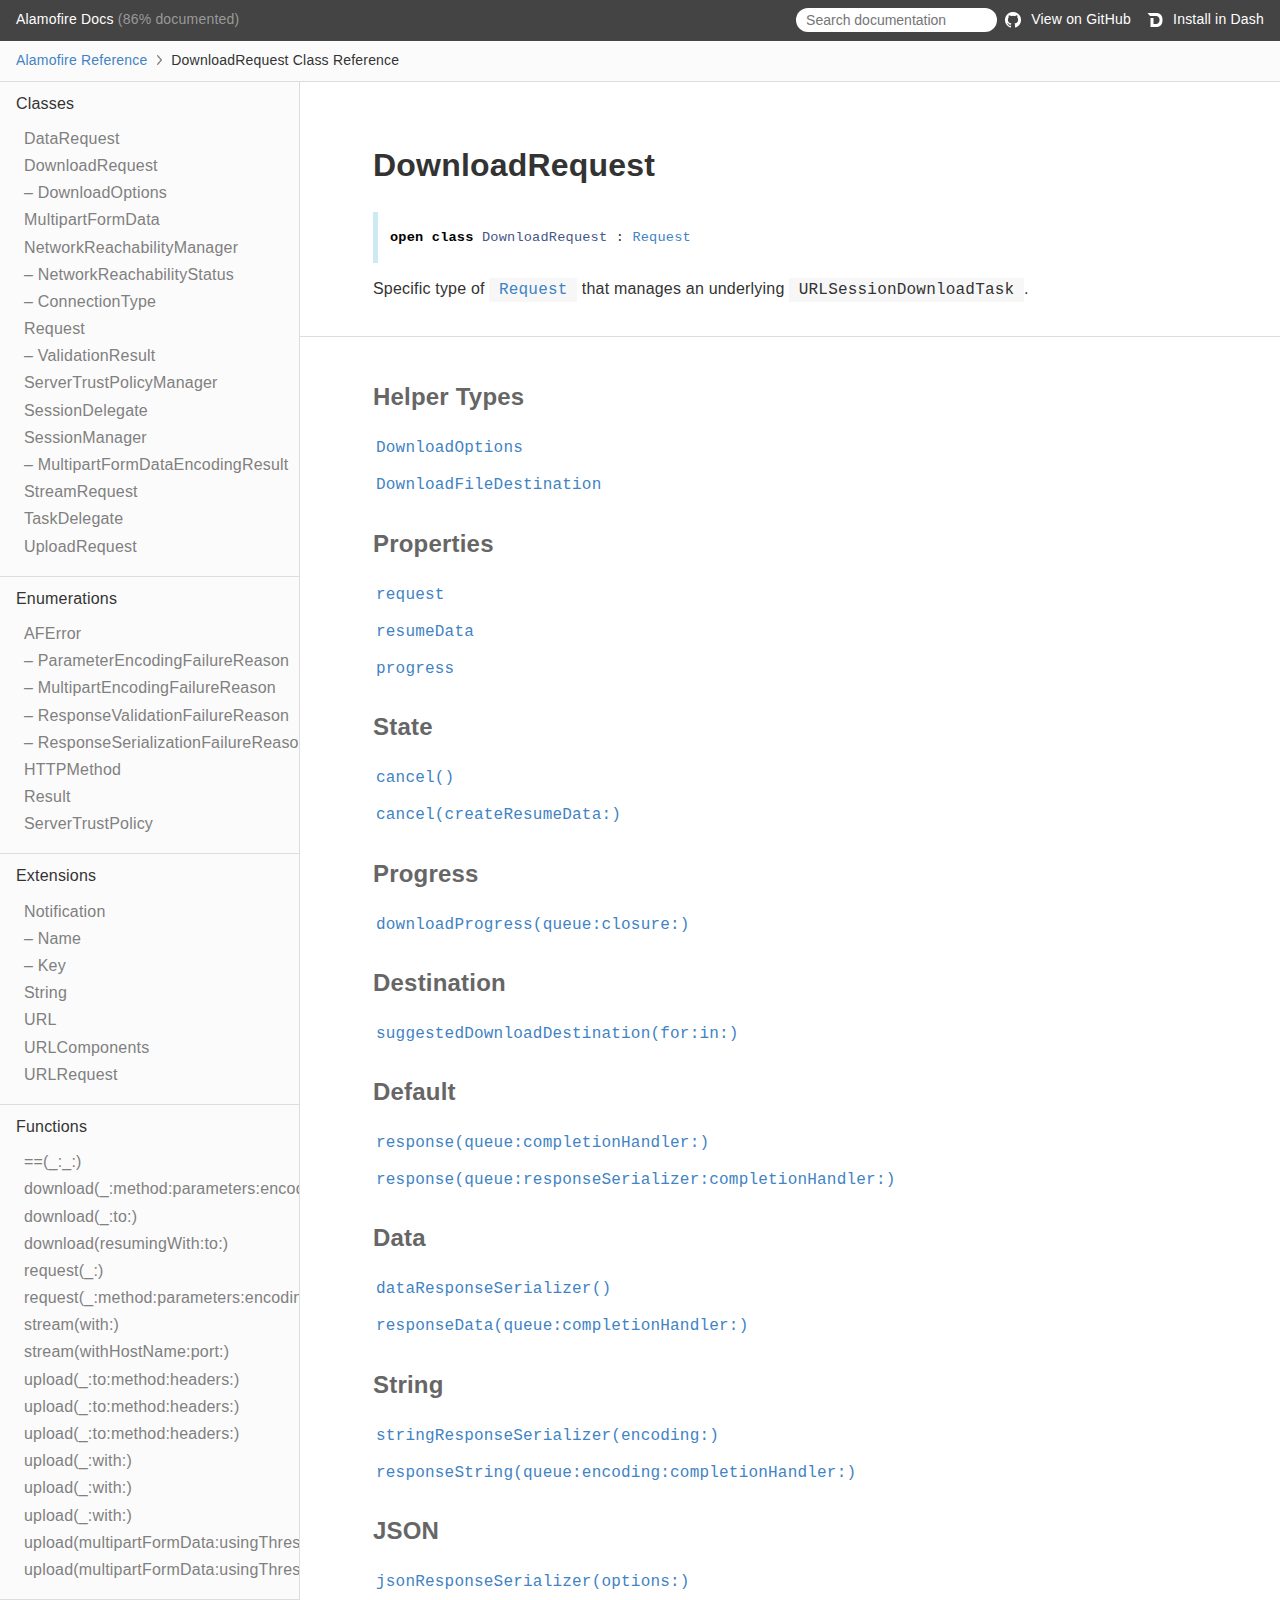
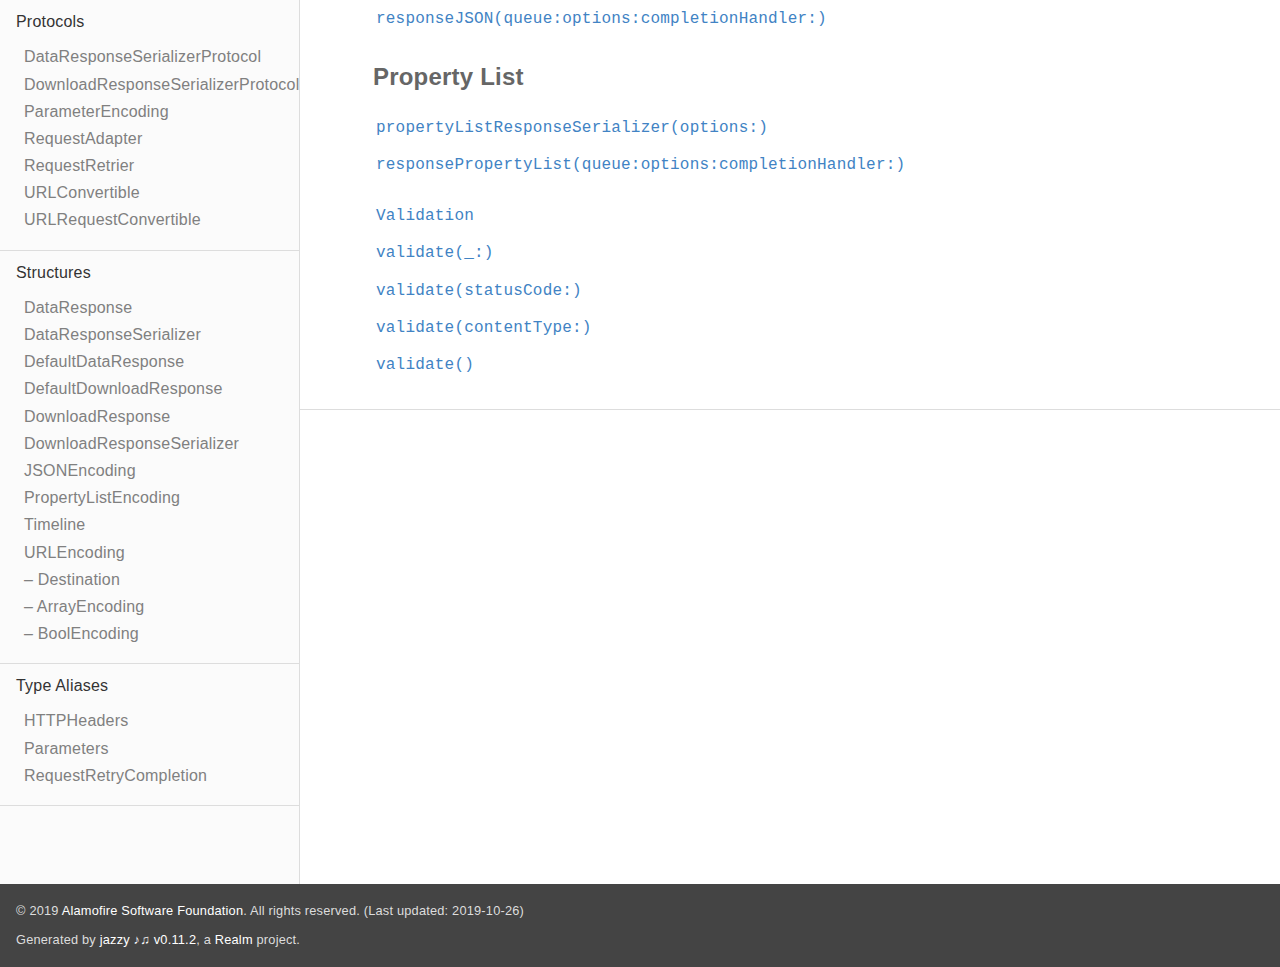
<file: Alamofire-4.9.1/docs/Classes/DownloadRequest.html>
<!DOCTYPE html>
<html lang="en">
  <head>
    <title>DownloadRequest Class Reference</title>
    <link rel="stylesheet" type="text/css" href="../css/jazzy.css" />
    <link rel="stylesheet" type="text/css" href="../css/highlight.css" />
    <meta charset="utf-8">
    <script src="../js/jquery.min.js" defer></script>
    <script src="../js/jazzy.js" defer></script>
    
    <script src="../js/lunr.min.js" defer></script>
    <script src="../js/typeahead.jquery.js" defer></script>
    <script src="../js/jazzy.search.js" defer></script>
  </head>
  <body>

    <a name="//apple_ref/swift/Class/DownloadRequest" class="dashAnchor"></a>

    <a title="DownloadRequest Class Reference"></a>

    <header class="header">
      <p class="header-col header-col--primary">
        <a class="header-link" href="../index.html">
          Alamofire Docs
        </a>
         (86% documented)
      </p>
    
      <p class="header-col--secondary">
        <form role="search" action="../search.json">
          <input type="text" placeholder="Search documentation" data-typeahead>
        </form>
      </p>
    
        <p class="header-col header-col--secondary">
          <a class="header-link" href="https://github.com/Alamofire/Alamofire">
            <img class="header-icon" src="../img/gh.png"/>
            View on GitHub
          </a>
        </p>
    
        <p class="header-col header-col--secondary">
          <a class="header-link" href="dash-feed://https%3A%2F%2Falamofire%2Egithub%2Eio%2FAlamofire%2Fdocsets%2FAlamofire%2Exml">
            <img class="header-icon" src="../img/dash.png"/>
            Install in Dash
          </a>
        </p>
    </header>

    <p class="breadcrumbs">
      <a class="breadcrumb" href="../index.html">Alamofire Reference</a>
      <img class="carat" src="../img/carat.png" />
      DownloadRequest Class Reference
    </p>

    <div class="content-wrapper">
      <nav class="navigation">
        <ul class="nav-groups">
          <li class="nav-group-name">
            <a class="nav-group-name-link" href="../Classes.html">Classes</a>
            <ul class="nav-group-tasks">
              <li class="nav-group-task">
                <a class="nav-group-task-link" href="../Classes/DataRequest.html">DataRequest</a>
              </li>
              <li class="nav-group-task">
                <a class="nav-group-task-link" href="../Classes/DownloadRequest.html">DownloadRequest</a>
              </li>
              <li class="nav-group-task">
                <a class="nav-group-task-link" href="../Classes/DownloadRequest/DownloadOptions.html">– DownloadOptions</a>
              </li>
              <li class="nav-group-task">
                <a class="nav-group-task-link" href="../Classes/MultipartFormData.html">MultipartFormData</a>
              </li>
              <li class="nav-group-task">
                <a class="nav-group-task-link" href="../Classes/NetworkReachabilityManager.html">NetworkReachabilityManager</a>
              </li>
              <li class="nav-group-task">
                <a class="nav-group-task-link" href="../Classes/NetworkReachabilityManager/NetworkReachabilityStatus.html">– NetworkReachabilityStatus</a>
              </li>
              <li class="nav-group-task">
                <a class="nav-group-task-link" href="../Classes/NetworkReachabilityManager/ConnectionType.html">– ConnectionType</a>
              </li>
              <li class="nav-group-task">
                <a class="nav-group-task-link" href="../Classes/Request.html">Request</a>
              </li>
              <li class="nav-group-task">
                <a class="nav-group-task-link" href="../Classes/Request/ValidationResult.html">– ValidationResult</a>
              </li>
              <li class="nav-group-task">
                <a class="nav-group-task-link" href="../Classes/ServerTrustPolicyManager.html">ServerTrustPolicyManager</a>
              </li>
              <li class="nav-group-task">
                <a class="nav-group-task-link" href="../Classes/SessionDelegate.html">SessionDelegate</a>
              </li>
              <li class="nav-group-task">
                <a class="nav-group-task-link" href="../Classes/SessionManager.html">SessionManager</a>
              </li>
              <li class="nav-group-task">
                <a class="nav-group-task-link" href="../Classes/SessionManager/MultipartFormDataEncodingResult.html">– MultipartFormDataEncodingResult</a>
              </li>
              <li class="nav-group-task">
                <a class="nav-group-task-link" href="../Classes.html#/s:9Alamofire13StreamRequestC">StreamRequest</a>
              </li>
              <li class="nav-group-task">
                <a class="nav-group-task-link" href="../Classes/TaskDelegate.html">TaskDelegate</a>
              </li>
              <li class="nav-group-task">
                <a class="nav-group-task-link" href="../Classes/UploadRequest.html">UploadRequest</a>
              </li>
            </ul>
          </li>
          <li class="nav-group-name">
            <a class="nav-group-name-link" href="../Enums.html">Enumerations</a>
            <ul class="nav-group-tasks">
              <li class="nav-group-task">
                <a class="nav-group-task-link" href="../Enums/AFError.html">AFError</a>
              </li>
              <li class="nav-group-task">
                <a class="nav-group-task-link" href="../Enums/AFError/ParameterEncodingFailureReason.html">– ParameterEncodingFailureReason</a>
              </li>
              <li class="nav-group-task">
                <a class="nav-group-task-link" href="../Enums/AFError/MultipartEncodingFailureReason.html">– MultipartEncodingFailureReason</a>
              </li>
              <li class="nav-group-task">
                <a class="nav-group-task-link" href="../Enums/AFError/ResponseValidationFailureReason.html">– ResponseValidationFailureReason</a>
              </li>
              <li class="nav-group-task">
                <a class="nav-group-task-link" href="../Enums/AFError/ResponseSerializationFailureReason.html">– ResponseSerializationFailureReason</a>
              </li>
              <li class="nav-group-task">
                <a class="nav-group-task-link" href="../Enums/HTTPMethod.html">HTTPMethod</a>
              </li>
              <li class="nav-group-task">
                <a class="nav-group-task-link" href="../Enums/Result.html">Result</a>
              </li>
              <li class="nav-group-task">
                <a class="nav-group-task-link" href="../Enums/ServerTrustPolicy.html">ServerTrustPolicy</a>
              </li>
            </ul>
          </li>
          <li class="nav-group-name">
            <a class="nav-group-name-link" href="../Extensions.html">Extensions</a>
            <ul class="nav-group-tasks">
              <li class="nav-group-task">
                <a class="nav-group-task-link" href="../Extensions/Notification.html">Notification</a>
              </li>
              <li class="nav-group-task">
                <a class="nav-group-task-link" href="../Extensions/Notification/Name.html">– Name</a>
              </li>
              <li class="nav-group-task">
                <a class="nav-group-task-link" href="../Extensions/Notification/Key.html">– Key</a>
              </li>
              <li class="nav-group-task">
                <a class="nav-group-task-link" href="../Extensions/String.html">String</a>
              </li>
              <li class="nav-group-task">
                <a class="nav-group-task-link" href="../Extensions/URL.html">URL</a>
              </li>
              <li class="nav-group-task">
                <a class="nav-group-task-link" href="../Extensions/URLComponents.html">URLComponents</a>
              </li>
              <li class="nav-group-task">
                <a class="nav-group-task-link" href="../Extensions/URLRequest.html">URLRequest</a>
              </li>
            </ul>
          </li>
          <li class="nav-group-name">
            <a class="nav-group-name-link" href="../Functions.html">Functions</a>
            <ul class="nav-group-tasks">
              <li class="nav-group-task">
                <a class="nav-group-task-link" href="../Functions.html#/s:9Alamofire2eeoiySbAA26NetworkReachabilityManagerC0cD6StatusO_AFtF">==(_:_:)</a>
              </li>
              <li class="nav-group-task">
                <a class="nav-group-task-link" href="../Functions.html#/s:[base64]">download(_:method:parameters:encoding:headers:to:)</a>
              </li>
              <li class="nav-group-task">
                <a class="nav-group-task-link" href="../Functions.html#/s:9Alamofire8download_2toAA15DownloadRequestCAA21URLRequestConvertible_p_10Foundation3URLV011destinationI0_AE0D7OptionsV7optionstAI_So17NSHTTPURLResponseCtcSgtF">download(_:to:)</a>
              </li>
              <li class="nav-group-task">
                <a class="nav-group-task-link" href="../Functions.html#/s:9Alamofire8download12resumingWith2toAA15DownloadRequestC10Foundation4DataV_AG3URLV011destinationJ0_AF0F7OptionsV7optionstAK_So17NSHTTPURLResponseCtcSgtF">download(resumingWith:to:)</a>
              </li>
              <li class="nav-group-task">
                <a class="nav-group-task-link" href="../Functions.html#/s:9Alamofire7requestyAA11DataRequestCAA21URLRequestConvertible_pF">request(_:)</a>
              </li>
              <li class="nav-group-task">
                <a class="nav-group-task-link" href="../Functions.html#/s:9Alamofire7request_6method10parameters8encoding7headersAA11DataRequestCAA14URLConvertible_p_AA10HTTPMethodOSDySSypGSgAA17ParameterEncoding_pSDyS2SGSgtF">request(_:method:parameters:encoding:headers:)</a>
              </li>
              <li class="nav-group-task">
                <a class="nav-group-task-link" href="../Functions.html#/s:9Alamofire6stream4withAA13StreamRequestCSo12NSNetServiceC_tF">stream(with:)</a>
              </li>
              <li class="nav-group-task">
                <a class="nav-group-task-link" href="../Functions.html#/s:9Alamofire6stream12withHostName4portAA13StreamRequestCSS_SitF">stream(withHostName:port:)</a>
              </li>
              <li class="nav-group-task">
                <a class="nav-group-task-link" href="../Functions.html#/s:9Alamofire6upload_2to6method7headersAA13UploadRequestC10Foundation3URLV_AA14URLConvertible_pAA10HTTPMethodOSDyS2SGSgtF">upload(_:to:method:headers:)</a>
              </li>
              <li class="nav-group-task">
                <a class="nav-group-task-link" href="../Functions.html#/s:9Alamofire6upload_2to6method7headersAA13UploadRequestC10Foundation4DataV_AA14URLConvertible_pAA10HTTPMethodOSDyS2SGSgtF">upload(_:to:method:headers:)</a>
              </li>
              <li class="nav-group-task">
                <a class="nav-group-task-link" href="../Functions.html#/s:9Alamofire6upload_2to6method7headersAA13UploadRequestCSo13NSInputStreamC_AA14URLConvertible_pAA10HTTPMethodOSDyS2SGSgtF">upload(_:to:method:headers:)</a>
              </li>
              <li class="nav-group-task">
                <a class="nav-group-task-link" href="../Functions.html#/s:9Alamofire6upload_4withAA13UploadRequestC10Foundation3URLV_AA21URLRequestConvertible_ptF">upload(_:with:)</a>
              </li>
              <li class="nav-group-task">
                <a class="nav-group-task-link" href="../Functions.html#/s:9Alamofire6upload_4withAA13UploadRequestC10Foundation4DataV_AA21URLRequestConvertible_ptF">upload(_:with:)</a>
              </li>
              <li class="nav-group-task">
                <a class="nav-group-task-link" href="../Functions.html#/s:9Alamofire6upload_4withAA13UploadRequestCSo13NSInputStreamC_AA21URLRequestConvertible_ptF">upload(_:with:)</a>
              </li>
              <li class="nav-group-task">
                <a class="nav-group-task-link" href="../Functions.html#/s:[base64]">upload(multipartFormData:usingThreshold:to:method:headers:encodingCompletion:)</a>
              </li>
              <li class="nav-group-task">
                <a class="nav-group-task-link" href="../Functions.html#/s:9Alamofire6upload17multipartFormData14usingThreshold4with18encodingCompletionyyAA09MultipartdE0Cc_s6UInt64VAA21URLRequestConvertible_pyAA14SessionManagerC0kdE14EncodingResultOcSgtF">upload(multipartFormData:usingThreshold:with:encodingCompletion:)</a>
              </li>
            </ul>
          </li>
          <li class="nav-group-name">
            <a class="nav-group-name-link" href="../Protocols.html">Protocols</a>
            <ul class="nav-group-tasks">
              <li class="nav-group-task">
                <a class="nav-group-task-link" href="../Protocols/DataResponseSerializerProtocol.html">DataResponseSerializerProtocol</a>
              </li>
              <li class="nav-group-task">
                <a class="nav-group-task-link" href="../Protocols/DownloadResponseSerializerProtocol.html">DownloadResponseSerializerProtocol</a>
              </li>
              <li class="nav-group-task">
                <a class="nav-group-task-link" href="../Protocols/ParameterEncoding.html">ParameterEncoding</a>
              </li>
              <li class="nav-group-task">
                <a class="nav-group-task-link" href="../Protocols/RequestAdapter.html">RequestAdapter</a>
              </li>
              <li class="nav-group-task">
                <a class="nav-group-task-link" href="../Protocols/RequestRetrier.html">RequestRetrier</a>
              </li>
              <li class="nav-group-task">
                <a class="nav-group-task-link" href="../Protocols/URLConvertible.html">URLConvertible</a>
              </li>
              <li class="nav-group-task">
                <a class="nav-group-task-link" href="../Protocols/URLRequestConvertible.html">URLRequestConvertible</a>
              </li>
            </ul>
          </li>
          <li class="nav-group-name">
            <a class="nav-group-name-link" href="../Structs.html">Structures</a>
            <ul class="nav-group-tasks">
              <li class="nav-group-task">
                <a class="nav-group-task-link" href="../Structs/DataResponse.html">DataResponse</a>
              </li>
              <li class="nav-group-task">
                <a class="nav-group-task-link" href="../Structs/DataResponseSerializer.html">DataResponseSerializer</a>
              </li>
              <li class="nav-group-task">
                <a class="nav-group-task-link" href="../Structs/DefaultDataResponse.html">DefaultDataResponse</a>
              </li>
              <li class="nav-group-task">
                <a class="nav-group-task-link" href="../Structs/DefaultDownloadResponse.html">DefaultDownloadResponse</a>
              </li>
              <li class="nav-group-task">
                <a class="nav-group-task-link" href="../Structs/DownloadResponse.html">DownloadResponse</a>
              </li>
              <li class="nav-group-task">
                <a class="nav-group-task-link" href="../Structs/DownloadResponseSerializer.html">DownloadResponseSerializer</a>
              </li>
              <li class="nav-group-task">
                <a class="nav-group-task-link" href="../Structs/JSONEncoding.html">JSONEncoding</a>
              </li>
              <li class="nav-group-task">
                <a class="nav-group-task-link" href="../Structs/PropertyListEncoding.html">PropertyListEncoding</a>
              </li>
              <li class="nav-group-task">
                <a class="nav-group-task-link" href="../Structs/Timeline.html">Timeline</a>
              </li>
              <li class="nav-group-task">
                <a class="nav-group-task-link" href="../Structs/URLEncoding.html">URLEncoding</a>
              </li>
              <li class="nav-group-task">
                <a class="nav-group-task-link" href="../Structs/URLEncoding/Destination.html">– Destination</a>
              </li>
              <li class="nav-group-task">
                <a class="nav-group-task-link" href="../Structs/URLEncoding/ArrayEncoding.html">– ArrayEncoding</a>
              </li>
              <li class="nav-group-task">
                <a class="nav-group-task-link" href="../Structs/URLEncoding/BoolEncoding.html">– BoolEncoding</a>
              </li>
            </ul>
          </li>
          <li class="nav-group-name">
            <a class="nav-group-name-link" href="../Typealiases.html">Type Aliases</a>
            <ul class="nav-group-tasks">
              <li class="nav-group-task">
                <a class="nav-group-task-link" href="../Typealiases.html#/s:9Alamofire11HTTPHeadersa">HTTPHeaders</a>
              </li>
              <li class="nav-group-task">
                <a class="nav-group-task-link" href="../Typealiases.html#/s:9Alamofire10Parametersa">Parameters</a>
              </li>
              <li class="nav-group-task">
                <a class="nav-group-task-link" href="../Typealiases.html#/s:9Alamofire22RequestRetryCompletiona">RequestRetryCompletion</a>
              </li>
            </ul>
          </li>
        </ul>
      </nav>
      <article class="main-content">

        <section class="section">
          <div class="section-content">
            <h1>DownloadRequest</h1>
              <div class="declaration">
                <div class="language">
                  <pre class="highlight swift"><code><span class="kd">open</span> <span class="kd">class</span> <span class="kt">DownloadRequest</span> <span class="p">:</span> <span class="kt"><a href="../Classes/Request.html">Request</a></span></code></pre>

                </div>
              </div>
            <p>Specific type of <code><a href="../Classes/Request.html">Request</a></code> that manages an underlying <code>URLSessionDownloadTask</code>.</p>

          </div>
        </section>

        <section class="section">
          <div class="section-content">
            <div class="task-group">
              <div class="task-name-container">
                <a name="/Helper%20Types"></a>
                <a name="//apple_ref/swift/Section/Helper Types" class="dashAnchor"></a>
                <a href="#/Helper%20Types">
                  <h3 class="section-name">Helper Types</h3>
                </a>
              </div>
              <ul class="item-container">
                <li class="item">
                  <div>
                    <code>
                    <a name="/s:9Alamofire15DownloadRequestC0B7OptionsV"></a>
                    <a name="//apple_ref/swift/Struct/DownloadOptions" class="dashAnchor"></a>
                    <a class="token" href="#/s:9Alamofire15DownloadRequestC0B7OptionsV">DownloadOptions</a>
                    </code>
                  </div>
                  <div class="height-container">
                    <div class="pointer-container"></div>
                    <section class="section">
                      <div class="pointer"></div>
                      <div class="abstract">
                        <p>A collection of options to be executed prior to moving a downloaded file from the temporary URL to the
destination URL.</p>

                        <a href="../Classes/DownloadRequest/DownloadOptions.html" class="slightly-smaller">See more</a>
                      </div>
                      <div class="declaration">
                        <h4>Declaration</h4>
                        <div class="language">
                          <p class="aside-title">Swift</p>
                          <pre class="highlight swift"><code><span class="kd">public</span> <span class="kd">struct</span> <span class="kt">DownloadOptions</span> <span class="p">:</span> <span class="kt">OptionSet</span></code></pre>

                        </div>
                      </div>
                    </section>
                  </div>
                </li>
                <li class="item">
                  <div>
                    <code>
                    <a name="/s:9Alamofire15DownloadRequestC0B15FileDestinationa"></a>
                    <a name="//apple_ref/swift/Alias/DownloadFileDestination" class="dashAnchor"></a>
                    <a class="token" href="#/s:9Alamofire15DownloadRequestC0B15FileDestinationa">DownloadFileDestination</a>
                    </code>
                  </div>
                  <div class="height-container">
                    <div class="pointer-container"></div>
                    <section class="section">
                      <div class="pointer"></div>
                      <div class="abstract">
                        <p>A closure executed once a download request has successfully completed in order to determine where to move the
temporary file written to during the download process. The closure takes two arguments: the temporary file URL
and the URL response, and returns a two arguments: the file URL where the temporary file should be moved and
the options defining how the file should be moved.</p>

                      </div>
                      <div class="declaration">
                        <h4>Declaration</h4>
                        <div class="language">
                          <p class="aside-title">Swift</p>
                          <pre class="highlight swift"><code><span class="kd">public</span> <span class="kd">typealias</span> <span class="kt">DownloadFileDestination</span> <span class="o">=</span> <span class="p">(</span><span class="n">_</span> <span class="nv">temporaryURL</span><span class="p">:</span> <span class="kt">URL</span><span class="p">,</span> <span class="n">_</span> <span class="nv">response</span><span class="p">:</span> <span class="kt">HTTPURLResponse</span><span class="p">)</span> <span class="o">-&gt;</span> <span class="p">(</span><span class="nv">destinationURL</span><span class="p">:</span> <span class="kt">URL</span><span class="p">,</span> <span class="nv">options</span><span class="p">:</span> <span class="kt"><a href="../Classes/DownloadRequest/DownloadOptions.html">DownloadOptions</a></span><span class="p">)</span></code></pre>

                        </div>
                      </div>
                    </section>
                  </div>
                </li>
              </ul>
            </div>
            <div class="task-group">
              <div class="task-name-container">
                <a name="/Properties"></a>
                <a name="//apple_ref/swift/Section/Properties" class="dashAnchor"></a>
                <a href="#/Properties">
                  <h3 class="section-name">Properties</h3>
                </a>
              </div>
              <ul class="item-container">
                <li class="item">
                  <div>
                    <code>
                    <a name="/s:9Alamofire15DownloadRequestC7request10Foundation10URLRequestVSgvp"></a>
                    <a name="//apple_ref/swift/Property/request" class="dashAnchor"></a>
                    <a class="token" href="#/s:9Alamofire15DownloadRequestC7request10Foundation10URLRequestVSgvp">request</a>
                    </code>
                  </div>
                  <div class="height-container">
                    <div class="pointer-container"></div>
                    <section class="section">
                      <div class="pointer"></div>
                      <div class="abstract">
                        <p>The request sent or to be sent to the server.</p>

                      </div>
                      <div class="declaration">
                        <h4>Declaration</h4>
                        <div class="language">
                          <p class="aside-title">Swift</p>
                          <pre class="highlight swift"><code><span class="kd">open</span> <span class="k">override</span> <span class="k">var</span> <span class="nv">request</span><span class="p">:</span> <span class="kt">URLRequest</span><span class="p">?</span> <span class="p">{</span> <span class="k">get</span> <span class="p">}</span></code></pre>

                        </div>
                      </div>
                    </section>
                  </div>
                </li>
                <li class="item">
                  <div>
                    <code>
                    <a name="/s:9Alamofire15DownloadRequestC10resumeData10Foundation0E0VSgvp"></a>
                    <a name="//apple_ref/swift/Property/resumeData" class="dashAnchor"></a>
                    <a class="token" href="#/s:9Alamofire15DownloadRequestC10resumeData10Foundation0E0VSgvp">resumeData</a>
                    </code>
                  </div>
                  <div class="height-container">
                    <div class="pointer-container"></div>
                    <section class="section">
                      <div class="pointer"></div>
                      <div class="abstract">
                        <p>The resume data of the underlying download task if available after a failure.</p>

                      </div>
                      <div class="declaration">
                        <h4>Declaration</h4>
                        <div class="language">
                          <p class="aside-title">Swift</p>
                          <pre class="highlight swift"><code><span class="kd">open</span> <span class="k">var</span> <span class="nv">resumeData</span><span class="p">:</span> <span class="kt">Data</span><span class="p">?</span> <span class="p">{</span> <span class="k">get</span> <span class="p">}</span></code></pre>

                        </div>
                      </div>
                    </section>
                  </div>
                </li>
                <li class="item">
                  <div>
                    <code>
                    <a name="/s:9Alamofire15DownloadRequestC8progressSo10NSProgressCvp"></a>
                    <a name="//apple_ref/swift/Property/progress" class="dashAnchor"></a>
                    <a class="token" href="#/s:9Alamofire15DownloadRequestC8progressSo10NSProgressCvp">progress</a>
                    </code>
                  </div>
                  <div class="height-container">
                    <div class="pointer-container"></div>
                    <section class="section">
                      <div class="pointer"></div>
                      <div class="abstract">
                        <p>The progress of downloading the response data from the server for the request.</p>

                      </div>
                      <div class="declaration">
                        <h4>Declaration</h4>
                        <div class="language">
                          <p class="aside-title">Swift</p>
                          <pre class="highlight swift"><code><span class="kd">open</span> <span class="k">var</span> <span class="nv">progress</span><span class="p">:</span> <span class="kt">Progress</span> <span class="p">{</span> <span class="k">get</span> <span class="p">}</span></code></pre>

                        </div>
                      </div>
                    </section>
                  </div>
                </li>
              </ul>
            </div>
            <div class="task-group">
              <div class="task-name-container">
                <a name="/State"></a>
                <a name="//apple_ref/swift/Section/State" class="dashAnchor"></a>
                <a href="#/State">
                  <h3 class="section-name">State</h3>
                </a>
              </div>
              <ul class="item-container">
                <li class="item">
                  <div>
                    <code>
                    <a name="/s:9Alamofire15DownloadRequestC6cancelyyF"></a>
                    <a name="//apple_ref/swift/Method/cancel()" class="dashAnchor"></a>
                    <a class="token" href="#/s:9Alamofire15DownloadRequestC6cancelyyF">cancel()</a>
                    </code>
                  </div>
                  <div class="height-container">
                    <div class="pointer-container"></div>
                    <section class="section">
                      <div class="pointer"></div>
                      <div class="abstract">
                        <p>Cancels the request.</p>

                      </div>
                      <div class="declaration">
                        <h4>Declaration</h4>
                        <div class="language">
                          <p class="aside-title">Swift</p>
                          <pre class="highlight swift"><code><span class="k">override</span> <span class="kd">open</span> <span class="kd">func</span> <span class="nf">cancel</span><span class="p">()</span></code></pre>

                        </div>
                      </div>
                    </section>
                  </div>
                </li>
                <li class="item">
                  <div>
                    <code>
                    <a name="/s:9Alamofire15DownloadRequestC6cancel16createResumeDataySb_tF"></a>
                    <a name="//apple_ref/swift/Method/cancel(createResumeData:)" class="dashAnchor"></a>
                    <a class="token" href="#/s:9Alamofire15DownloadRequestC6cancel16createResumeDataySb_tF">cancel(createResumeData:)</a>
                    </code>
                  </div>
                  <div class="height-container">
                    <div class="pointer-container"></div>
                    <section class="section">
                      <div class="pointer"></div>
                      <div class="abstract">
                        <p>Cancels the request.</p>

                      </div>
                      <div class="declaration">
                        <h4>Declaration</h4>
                        <div class="language">
                          <p class="aside-title">Swift</p>
                          <pre class="highlight swift"><code><span class="kd">open</span> <span class="kd">func</span> <span class="nf">cancel</span><span class="p">(</span><span class="nv">createResumeData</span><span class="p">:</span> <span class="kt">Bool</span><span class="p">)</span></code></pre>

                        </div>
                      </div>
                      <div>
                        <h4>Parameters</h4>
                        <table class="graybox">
                          <tbody>
                            <tr>
                              <td>
                                <code>
                                <em>createResumeData</em>
                                </code>
                              </td>
                              <td>
                                <div>
                                  <p>Determines whether resume data is created via the underlying download task or not.</p>
                                </div>
                              </td>
                            </tr>
                          </tbody>
                        </table>
                      </div>
                    </section>
                  </div>
                </li>
              </ul>
            </div>
            <div class="task-group">
              <div class="task-name-container">
                <a name="/Progress"></a>
                <a name="//apple_ref/swift/Section/Progress" class="dashAnchor"></a>
                <a href="#/Progress">
                  <h3 class="section-name">Progress</h3>
                </a>
              </div>
              <ul class="item-container">
                <li class="item">
                  <div>
                    <code>
                    <a name="/s:9Alamofire15DownloadRequestC16downloadProgress5queue7closureACXDSo012OS_dispatch_F0C_ySo10NSProgressCctF"></a>
                    <a name="//apple_ref/swift/Method/downloadProgress(queue:closure:)" class="dashAnchor"></a>
                    <a class="token" href="#/s:9Alamofire15DownloadRequestC16downloadProgress5queue7closureACXDSo012OS_dispatch_F0C_ySo10NSProgressCctF">downloadProgress(queue:closure:)</a>
                    </code>
                  </div>
                  <div class="height-container">
                    <div class="pointer-container"></div>
                    <section class="section">
                      <div class="pointer"></div>
                      <div class="abstract">
                        <p>Sets a closure to be called periodically during the lifecycle of the <code><a href="../Classes/Request.html">Request</a></code> as data is read from the server.</p>

                      </div>
                      <div class="declaration">
                        <h4>Declaration</h4>
                        <div class="language">
                          <p class="aside-title">Swift</p>
                          <pre class="highlight swift"><code><span class="kd">@discardableResult</span>
<span class="kd">open</span> <span class="kd">func</span> <span class="nf">downloadProgress</span><span class="p">(</span><span class="nv">queue</span><span class="p">:</span> <span class="kt">DispatchQueue</span> <span class="o">=</span> <span class="kt">DispatchQueue</span><span class="o">.</span><span class="n">main</span><span class="p">,</span> <span class="nv">closure</span><span class="p">:</span> <span class="kd">@escaping</span> <span class="kt">ProgressHandler</span><span class="p">)</span> <span class="o">-&gt;</span> <span class="k">Self</span></code></pre>

                        </div>
                      </div>
                      <div>
                        <h4>Parameters</h4>
                        <table class="graybox">
                          <tbody>
                            <tr>
                              <td>
                                <code>
                                <em>queue</em>
                                </code>
                              </td>
                              <td>
                                <div>
                                  <p>The dispatch queue to execute the closure on.</p>
                                </div>
                              </td>
                            </tr>
                            <tr>
                              <td>
                                <code>
                                <em>closure</em>
                                </code>
                              </td>
                              <td>
                                <div>
                                  <p>The code to be executed periodically as data is read from the server.</p>
                                </div>
                              </td>
                            </tr>
                          </tbody>
                        </table>
                      </div>
                      <div>
                        <h4>Return Value</h4>
                        <p>The request.</p>
                      </div>
                    </section>
                  </div>
                </li>
              </ul>
            </div>
            <div class="task-group">
              <div class="task-name-container">
                <a name="/Destination"></a>
                <a name="//apple_ref/swift/Section/Destination" class="dashAnchor"></a>
                <a href="#/Destination">
                  <h3 class="section-name">Destination</h3>
                </a>
              </div>
              <ul class="item-container">
                <li class="item">
                  <div>
                    <code>
                    <a name="/s:9Alamofire15DownloadRequestC09suggestedB11Destination3for2in10Foundation3URLV011destinationI0_AC0B7OptionsV7optionstAI_So17NSHTTPURLResponseCtcSo21NSSearchPathDirectoryV_So0nO10DomainMaskVtFZ"></a>
                    <a name="//apple_ref/swift/Method/suggestedDownloadDestination(for:in:)" class="dashAnchor"></a>
                    <a class="token" href="#/s:9Alamofire15DownloadRequestC09suggestedB11Destination3for2in10Foundation3URLV011destinationI0_AC0B7OptionsV7optionstAI_So17NSHTTPURLResponseCtcSo21NSSearchPathDirectoryV_So0nO10DomainMaskVtFZ">suggestedDownloadDestination(for:in:)</a>
                    </code>
                  </div>
                  <div class="height-container">
                    <div class="pointer-container"></div>
                    <section class="section">
                      <div class="pointer"></div>
                      <div class="abstract">
                        <p>Creates a download file destination closure which uses the default file manager to move the temporary file to a
file URL in the first available directory with the specified search path directory and search path domain mask.</p>

                      </div>
                      <div class="declaration">
                        <h4>Declaration</h4>
                        <div class="language">
                          <p class="aside-title">Swift</p>
                          <pre class="highlight swift"><code><span class="kd">open</span> <span class="kd">class</span> <span class="kd">func</span> <span class="nf">suggestedDownloadDestination</span><span class="p">(</span>
    <span class="k">for</span> <span class="nv">directory</span><span class="p">:</span> <span class="kt">FileManager</span><span class="o">.</span><span class="kt">SearchPathDirectory</span> <span class="o">=</span> <span class="o">.</span><span class="n">documentDirectory</span><span class="p">,</span>
    <span class="k">in</span> <span class="nv">domain</span><span class="p">:</span> <span class="kt">FileManager</span><span class="o">.</span><span class="kt">SearchPathDomainMask</span> <span class="o">=</span> <span class="o">.</span><span class="n">userDomainMask</span><span class="p">)</span>
    <span class="o">-&gt;</span> <span class="kt"><a href="../Classes/DownloadRequest.html#/s:9Alamofire15DownloadRequestC0B15FileDestinationa">DownloadFileDestination</a></span></code></pre>

                        </div>
                      </div>
                      <div>
                        <h4>Parameters</h4>
                        <table class="graybox">
                          <tbody>
                            <tr>
                              <td>
                                <code>
                                <em>directory</em>
                                </code>
                              </td>
                              <td>
                                <div>
                                  <p>The search path directory. <code>.DocumentDirectory</code> by default.</p>
                                </div>
                              </td>
                            </tr>
                            <tr>
                              <td>
                                <code>
                                <em>domain</em>
                                </code>
                              </td>
                              <td>
                                <div>
                                  <p>The search path domain mask. <code>.UserDomainMask</code> by default.</p>
                                </div>
                              </td>
                            </tr>
                          </tbody>
                        </table>
                      </div>
                      <div>
                        <h4>Return Value</h4>
                        <p>A download file destination closure.</p>
                      </div>
                    </section>
                  </div>
                </li>
              </ul>
            </div>
            <div class="task-group">
              <div class="task-name-container">
                <a name="/Default"></a>
                <a name="//apple_ref/swift/Section/Default" class="dashAnchor"></a>
                <a href="#/Default">
                  <h3 class="section-name">Default</h3>
                </a>
              </div>
              <ul class="item-container">
                <li class="item">
                  <div>
                    <code>
                    <a name="/s:9Alamofire15DownloadRequestC8response5queue17completionHandlerACXDSo012OS_dispatch_E0CSg_yAA07DefaultB8ResponseVctF"></a>
                    <a name="//apple_ref/swift/Method/response(queue:completionHandler:)" class="dashAnchor"></a>
                    <a class="token" href="#/s:9Alamofire15DownloadRequestC8response5queue17completionHandlerACXDSo012OS_dispatch_E0CSg_yAA07DefaultB8ResponseVctF">response(queue:completionHandler:)</a>
                    </code>
                  </div>
                  <div class="height-container">
                    <div class="pointer-container"></div>
                    <section class="section">
                      <div class="pointer"></div>
                      <div class="abstract">
                        <p>Adds a handler to be called once the request has finished.</p>

                      </div>
                      <div class="declaration">
                        <h4>Declaration</h4>
                        <div class="language">
                          <p class="aside-title">Swift</p>
                          <pre class="highlight swift"><code><span class="kd">@discardableResult</span>
<span class="kd">public</span> <span class="kd">func</span> <span class="nf">response</span><span class="p">(</span>
    <span class="nv">queue</span><span class="p">:</span> <span class="kt">DispatchQueue</span><span class="p">?</span> <span class="o">=</span> <span class="kc">nil</span><span class="p">,</span>
    <span class="nv">completionHandler</span><span class="p">:</span> <span class="kd">@escaping</span> <span class="p">(</span><span class="kt"><a href="../Structs/DefaultDownloadResponse.html">DefaultDownloadResponse</a></span><span class="p">)</span> <span class="o">-&gt;</span> <span class="kt">Void</span><span class="p">)</span>
    <span class="o">-&gt;</span> <span class="k">Self</span></code></pre>

                        </div>
                      </div>
                      <div>
                        <h4>Parameters</h4>
                        <table class="graybox">
                          <tbody>
                            <tr>
                              <td>
                                <code>
                                <em>queue</em>
                                </code>
                              </td>
                              <td>
                                <div>
                                  <p>The queue on which the completion handler is dispatched.</p>
                                </div>
                              </td>
                            </tr>
                            <tr>
                              <td>
                                <code>
                                <em>completionHandler</em>
                                </code>
                              </td>
                              <td>
                                <div>
                                  <p>The code to be executed once the request has finished.</p>
                                </div>
                              </td>
                            </tr>
                          </tbody>
                        </table>
                      </div>
                      <div>
                        <h4>Return Value</h4>
                        <p>The request.</p>
                      </div>
                    </section>
                  </div>
                </li>
                <li class="item">
                  <div>
                    <code>
                    <a name="/s:9Alamofire15DownloadRequestC8response5queue0D10Serializer17completionHandlerACXDSo012OS_dispatch_E0CSg_xyAA0B8ResponseVy16SerializedObjectQzGctAA0bkF8ProtocolRzlF"></a>
                    <a name="//apple_ref/swift/Method/response(queue:responseSerializer:completionHandler:)" class="dashAnchor"></a>
                    <a class="token" href="#/s:9Alamofire15DownloadRequestC8response5queue0D10Serializer17completionHandlerACXDSo012OS_dispatch_E0CSg_xyAA0B8ResponseVy16SerializedObjectQzGctAA0bkF8ProtocolRzlF">response(queue:responseSerializer:completionHandler:)</a>
                    </code>
                  </div>
                  <div class="height-container">
                    <div class="pointer-container"></div>
                    <section class="section">
                      <div class="pointer"></div>
                      <div class="abstract">
                        <p>Adds a handler to be called once the request has finished.</p>

                      </div>
                      <div class="declaration">
                        <h4>Declaration</h4>
                        <div class="language">
                          <p class="aside-title">Swift</p>
                          <pre class="highlight swift"><code><span class="kd">@discardableResult</span>
<span class="kd">public</span> <span class="kd">func</span> <span class="n">response</span><span class="o">&lt;</span><span class="kt">T</span><span class="p">:</span> <span class="kt"><a href="../Protocols/DownloadResponseSerializerProtocol.html">DownloadResponseSerializerProtocol</a></span><span class="o">&gt;</span><span class="p">(</span>
    <span class="nv">queue</span><span class="p">:</span> <span class="kt">DispatchQueue</span><span class="p">?</span> <span class="o">=</span> <span class="kc">nil</span><span class="p">,</span>
    <span class="nv">responseSerializer</span><span class="p">:</span> <span class="kt">T</span><span class="p">,</span>
    <span class="nv">completionHandler</span><span class="p">:</span> <span class="kd">@escaping</span> <span class="p">(</span><span class="kt"><a href="../Structs/DownloadResponse.html">DownloadResponse</a></span><span class="o">&lt;</span><span class="kt">T</span><span class="o">.</span><span class="kt">SerializedObject</span><span class="o">&gt;</span><span class="p">)</span> <span class="o">-&gt;</span> <span class="kt">Void</span><span class="p">)</span>
    <span class="o">-&gt;</span> <span class="k">Self</span></code></pre>

                        </div>
                      </div>
                      <div>
                        <h4>Parameters</h4>
                        <table class="graybox">
                          <tbody>
                            <tr>
                              <td>
                                <code>
                                <em>queue</em>
                                </code>
                              </td>
                              <td>
                                <div>
                                  <p>The queue on which the completion handler is dispatched.</p>
                                </div>
                              </td>
                            </tr>
                            <tr>
                              <td>
                                <code>
                                <em>responseSerializer</em>
                                </code>
                              </td>
                              <td>
                                <div>
                                  <p>The response serializer responsible for serializing the request, response,
                            and data contained in the destination url.</p>
                                </div>
                              </td>
                            </tr>
                            <tr>
                              <td>
                                <code>
                                <em>completionHandler</em>
                                </code>
                              </td>
                              <td>
                                <div>
                                  <p>The code to be executed once the request has finished.</p>
                                </div>
                              </td>
                            </tr>
                          </tbody>
                        </table>
                      </div>
                      <div>
                        <h4>Return Value</h4>
                        <p>The request.</p>
                      </div>
                    </section>
                  </div>
                </li>
              </ul>
            </div>
            <div class="task-group">
              <div class="task-name-container">
                <a name="/Data"></a>
                <a name="//apple_ref/swift/Section/Data" class="dashAnchor"></a>
                <a href="#/Data">
                  <h3 class="section-name">Data</h3>
                </a>
              </div>
              <ul class="item-container">
                <li class="item">
                  <div>
                    <code>
                    <a name="/s:9Alamofire15DownloadRequestC22dataResponseSerializerAA0beF0Vy10Foundation4DataVGyFZ"></a>
                    <a name="//apple_ref/swift/Method/dataResponseSerializer()" class="dashAnchor"></a>
                    <a class="token" href="#/s:9Alamofire15DownloadRequestC22dataResponseSerializerAA0beF0Vy10Foundation4DataVGyFZ">dataResponseSerializer()</a>
                    </code>
                  </div>
                  <div class="height-container">
                    <div class="pointer-container"></div>
                    <section class="section">
                      <div class="pointer"></div>
                      <div class="abstract">
                        <p>Creates a response serializer that returns the associated data as-is.</p>

                      </div>
                      <div class="declaration">
                        <h4>Declaration</h4>
                        <div class="language">
                          <p class="aside-title">Swift</p>
                          <pre class="highlight swift"><code><span class="kd">public</span> <span class="kd">static</span> <span class="kd">func</span> <span class="nf">dataResponseSerializer</span><span class="p">()</span> <span class="o">-&gt;</span> <span class="kt"><a href="../Structs/DownloadResponseSerializer.html">DownloadResponseSerializer</a></span><span class="o">&lt;</span><span class="kt">Data</span><span class="o">&gt;</span></code></pre>

                        </div>
                      </div>
                      <div>
                        <h4>Return Value</h4>
                        <p>A data response serializer.</p>
                      </div>
                    </section>
                  </div>
                </li>
                <li class="item">
                  <div>
                    <code>
                    <a name="/s:9Alamofire15DownloadRequestC12responseData5queue17completionHandlerACXDSo012OS_dispatch_F0CSg_yAA0B8ResponseVy10Foundation0E0VGctF"></a>
                    <a name="//apple_ref/swift/Method/responseData(queue:completionHandler:)" class="dashAnchor"></a>
                    <a class="token" href="#/s:9Alamofire15DownloadRequestC12responseData5queue17completionHandlerACXDSo012OS_dispatch_F0CSg_yAA0B8ResponseVy10Foundation0E0VGctF">responseData(queue:completionHandler:)</a>
                    </code>
                  </div>
                  <div class="height-container">
                    <div class="pointer-container"></div>
                    <section class="section">
                      <div class="pointer"></div>
                      <div class="abstract">
                        <p>Adds a handler to be called once the request has finished.</p>

                      </div>
                      <div class="declaration">
                        <h4>Declaration</h4>
                        <div class="language">
                          <p class="aside-title">Swift</p>
                          <pre class="highlight swift"><code><span class="kd">@discardableResult</span>
<span class="kd">public</span> <span class="kd">func</span> <span class="nf">responseData</span><span class="p">(</span>
    <span class="nv">queue</span><span class="p">:</span> <span class="kt">DispatchQueue</span><span class="p">?</span> <span class="o">=</span> <span class="kc">nil</span><span class="p">,</span>
    <span class="nv">completionHandler</span><span class="p">:</span> <span class="kd">@escaping</span> <span class="p">(</span><span class="kt"><a href="../Structs/DownloadResponse.html">DownloadResponse</a></span><span class="o">&lt;</span><span class="kt">Data</span><span class="o">&gt;</span><span class="p">)</span> <span class="o">-&gt;</span> <span class="kt">Void</span><span class="p">)</span>
    <span class="o">-&gt;</span> <span class="k">Self</span></code></pre>

                        </div>
                      </div>
                      <div>
                        <h4>Parameters</h4>
                        <table class="graybox">
                          <tbody>
                            <tr>
                              <td>
                                <code>
                                <em>completionHandler</em>
                                </code>
                              </td>
                              <td>
                                <div>
                                  <p>The code to be executed once the request has finished.</p>
                                </div>
                              </td>
                            </tr>
                          </tbody>
                        </table>
                      </div>
                      <div>
                        <h4>Return Value</h4>
                        <p>The request.</p>
                      </div>
                    </section>
                  </div>
                </li>
              </ul>
            </div>
            <div class="task-group">
              <div class="task-name-container">
                <a name="/String"></a>
                <a name="//apple_ref/swift/Section/String" class="dashAnchor"></a>
                <a href="#/String">
                  <h3 class="section-name">String</h3>
                </a>
              </div>
              <ul class="item-container">
                <li class="item">
                  <div>
                    <code>
                    <a name="/s:9Alamofire15DownloadRequestC24stringResponseSerializer8encodingAA0beF0VySSGSS10FoundationE8EncodingVSg_tFZ"></a>
                    <a name="//apple_ref/swift/Method/stringResponseSerializer(encoding:)" class="dashAnchor"></a>
                    <a class="token" href="#/s:9Alamofire15DownloadRequestC24stringResponseSerializer8encodingAA0beF0VySSGSS10FoundationE8EncodingVSg_tFZ">stringResponseSerializer(encoding:)</a>
                    </code>
                  </div>
                  <div class="height-container">
                    <div class="pointer-container"></div>
                    <section class="section">
                      <div class="pointer"></div>
                      <div class="abstract">
                        <p>Creates a response serializer that returns a result string type initialized from the response data with
the specified string encoding.</p>

                      </div>
                      <div class="declaration">
                        <h4>Declaration</h4>
                        <div class="language">
                          <p class="aside-title">Swift</p>
                          <pre class="highlight swift"><code><span class="kd">public</span> <span class="kd">static</span> <span class="kd">func</span> <span class="nf">stringResponseSerializer</span><span class="p">(</span><span class="nv">encoding</span><span class="p">:</span> <span class="kt">String</span><span class="o">.</span><span class="kt">Encoding</span><span class="p">?</span> <span class="o">=</span> <span class="kc">nil</span><span class="p">)</span> <span class="o">-&gt;</span> <span class="kt"><a href="../Structs/DownloadResponseSerializer.html">DownloadResponseSerializer</a></span><span class="o">&lt;</span><span class="kt">String</span><span class="o">&gt;</span></code></pre>

                        </div>
                      </div>
                      <div>
                        <h4>Parameters</h4>
                        <table class="graybox">
                          <tbody>
                            <tr>
                              <td>
                                <code>
                                <em>encoding</em>
                                </code>
                              </td>
                              <td>
                                <div>
                                  <p>The string encoding. If <code>nil</code>, the string encoding will be determined from the server
                  response, falling back to the default HTTP default character set, ISO-8859-1.</p>
                                </div>
                              </td>
                            </tr>
                          </tbody>
                        </table>
                      </div>
                      <div>
                        <h4>Return Value</h4>
                        <p>A string response serializer.</p>
                      </div>
                    </section>
                  </div>
                </li>
                <li class="item">
                  <div>
                    <code>
                    <a name="/s:9Alamofire15DownloadRequestC14responseString5queue8encoding17completionHandlerACXDSo012OS_dispatch_F0CSg_SS10FoundationE8EncodingVSgyAA0B8ResponseVySSGctF"></a>
                    <a name="//apple_ref/swift/Method/responseString(queue:encoding:completionHandler:)" class="dashAnchor"></a>
                    <a class="token" href="#/s:9Alamofire15DownloadRequestC14responseString5queue8encoding17completionHandlerACXDSo012OS_dispatch_F0CSg_SS10FoundationE8EncodingVSgyAA0B8ResponseVySSGctF">responseString(queue:encoding:completionHandler:)</a>
                    </code>
                  </div>
                  <div class="height-container">
                    <div class="pointer-container"></div>
                    <section class="section">
                      <div class="pointer"></div>
                      <div class="abstract">
                        <p>Adds a handler to be called once the request has finished.</p>

                      </div>
                      <div class="declaration">
                        <h4>Declaration</h4>
                        <div class="language">
                          <p class="aside-title">Swift</p>
                          <pre class="highlight swift"><code><span class="kd">@discardableResult</span>
<span class="kd">public</span> <span class="kd">func</span> <span class="nf">responseString</span><span class="p">(</span>
    <span class="nv">queue</span><span class="p">:</span> <span class="kt">DispatchQueue</span><span class="p">?</span> <span class="o">=</span> <span class="kc">nil</span><span class="p">,</span>
    <span class="nv">encoding</span><span class="p">:</span> <span class="kt">String</span><span class="o">.</span><span class="kt">Encoding</span><span class="p">?</span> <span class="o">=</span> <span class="kc">nil</span><span class="p">,</span>
    <span class="nv">completionHandler</span><span class="p">:</span> <span class="kd">@escaping</span> <span class="p">(</span><span class="kt"><a href="../Structs/DownloadResponse.html">DownloadResponse</a></span><span class="o">&lt;</span><span class="kt">String</span><span class="o">&gt;</span><span class="p">)</span> <span class="o">-&gt;</span> <span class="kt">Void</span><span class="p">)</span>
    <span class="o">-&gt;</span> <span class="k">Self</span></code></pre>

                        </div>
                      </div>
                      <div>
                        <h4>Parameters</h4>
                        <table class="graybox">
                          <tbody>
                            <tr>
                              <td>
                                <code>
                                <em>encoding</em>
                                </code>
                              </td>
                              <td>
                                <div>
                                  <p>The string encoding. If <code>nil</code>, the string encoding will be determined from the
                           server response, falling back to the default HTTP default character set,
                           ISO-8859-1.</p>
                                </div>
                              </td>
                            </tr>
                            <tr>
                              <td>
                                <code>
                                <em>completionHandler</em>
                                </code>
                              </td>
                              <td>
                                <div>
                                  <p>A closure to be executed once the request has finished.</p>
                                </div>
                              </td>
                            </tr>
                          </tbody>
                        </table>
                      </div>
                      <div>
                        <h4>Return Value</h4>
                        <p>The request.</p>
                      </div>
                    </section>
                  </div>
                </li>
              </ul>
            </div>
            <div class="task-group">
              <div class="task-name-container">
                <a name="/JSON"></a>
                <a name="//apple_ref/swift/Section/JSON" class="dashAnchor"></a>
                <a href="#/JSON">
                  <h3 class="section-name">JSON</h3>
                </a>
              </div>
              <ul class="item-container">
                <li class="item">
                  <div>
                    <code>
                    <a name="/s:9Alamofire15DownloadRequestC22jsonResponseSerializer7optionsAA0beF0VyypGSo20NSJSONReadingOptionsV_tFZ"></a>
                    <a name="//apple_ref/swift/Method/jsonResponseSerializer(options:)" class="dashAnchor"></a>
                    <a class="token" href="#/s:9Alamofire15DownloadRequestC22jsonResponseSerializer7optionsAA0beF0VyypGSo20NSJSONReadingOptionsV_tFZ">jsonResponseSerializer(options:)</a>
                    </code>
                  </div>
                  <div class="height-container">
                    <div class="pointer-container"></div>
                    <section class="section">
                      <div class="pointer"></div>
                      <div class="abstract">
                        <p>Creates a response serializer that returns a JSON object result type constructed from the response data using
<code>JSONSerialization</code> with the specified reading options.</p>

                      </div>
                      <div class="declaration">
                        <h4>Declaration</h4>
                        <div class="language">
                          <p class="aside-title">Swift</p>
                          <pre class="highlight swift"><code><span class="kd">public</span> <span class="kd">static</span> <span class="kd">func</span> <span class="nf">jsonResponseSerializer</span><span class="p">(</span>
    <span class="nv">options</span><span class="p">:</span> <span class="kt">JSONSerialization</span><span class="o">.</span><span class="kt">ReadingOptions</span> <span class="o">=</span> <span class="o">.</span><span class="n">allowFragments</span><span class="p">)</span>
    <span class="o">-&gt;</span> <span class="kt"><a href="../Structs/DownloadResponseSerializer.html">DownloadResponseSerializer</a></span><span class="o">&lt;</span><span class="kt">Any</span><span class="o">&gt;</span></code></pre>

                        </div>
                      </div>
                      <div>
                        <h4>Parameters</h4>
                        <table class="graybox">
                          <tbody>
                            <tr>
                              <td>
                                <code>
                                <em>options</em>
                                </code>
                              </td>
                              <td>
                                <div>
                                  <p>The JSON serialization reading options. Defaults to <code>.allowFragments</code>.</p>
                                </div>
                              </td>
                            </tr>
                          </tbody>
                        </table>
                      </div>
                      <div>
                        <h4>Return Value</h4>
                        <p>A JSON object response serializer.</p>
                      </div>
                    </section>
                  </div>
                </li>
                <li class="item">
                  <div>
                    <code>
                    <a name="/s:9Alamofire15DownloadRequestC12responseJSON5queue7options17completionHandlerACXDSo012OS_dispatch_F0CSg_So20NSJSONReadingOptionsVyAA0B8ResponseVyypGctF"></a>
                    <a name="//apple_ref/swift/Method/responseJSON(queue:options:completionHandler:)" class="dashAnchor"></a>
                    <a class="token" href="#/s:9Alamofire15DownloadRequestC12responseJSON5queue7options17completionHandlerACXDSo012OS_dispatch_F0CSg_So20NSJSONReadingOptionsVyAA0B8ResponseVyypGctF">responseJSON(queue:options:completionHandler:)</a>
                    </code>
                  </div>
                  <div class="height-container">
                    <div class="pointer-container"></div>
                    <section class="section">
                      <div class="pointer"></div>
                      <div class="abstract">
                        <p>Adds a handler to be called once the request has finished.</p>

                      </div>
                      <div class="declaration">
                        <h4>Declaration</h4>
                        <div class="language">
                          <p class="aside-title">Swift</p>
                          <pre class="highlight swift"><code><span class="kd">@discardableResult</span>
<span class="kd">public</span> <span class="kd">func</span> <span class="nf">responseJSON</span><span class="p">(</span>
    <span class="nv">queue</span><span class="p">:</span> <span class="kt">DispatchQueue</span><span class="p">?</span> <span class="o">=</span> <span class="kc">nil</span><span class="p">,</span>
    <span class="nv">options</span><span class="p">:</span> <span class="kt">JSONSerialization</span><span class="o">.</span><span class="kt">ReadingOptions</span> <span class="o">=</span> <span class="o">.</span><span class="n">allowFragments</span><span class="p">,</span>
    <span class="nv">completionHandler</span><span class="p">:</span> <span class="kd">@escaping</span> <span class="p">(</span><span class="kt"><a href="../Structs/DownloadResponse.html">DownloadResponse</a></span><span class="o">&lt;</span><span class="kt">Any</span><span class="o">&gt;</span><span class="p">)</span> <span class="o">-&gt;</span> <span class="kt">Void</span><span class="p">)</span>
    <span class="o">-&gt;</span> <span class="k">Self</span></code></pre>

                        </div>
                      </div>
                      <div>
                        <h4>Parameters</h4>
                        <table class="graybox">
                          <tbody>
                            <tr>
                              <td>
                                <code>
                                <em>options</em>
                                </code>
                              </td>
                              <td>
                                <div>
                                  <p>The JSON serialization reading options. Defaults to <code>.allowFragments</code>.</p>
                                </div>
                              </td>
                            </tr>
                            <tr>
                              <td>
                                <code>
                                <em>completionHandler</em>
                                </code>
                              </td>
                              <td>
                                <div>
                                  <p>A closure to be executed once the request has finished.</p>
                                </div>
                              </td>
                            </tr>
                          </tbody>
                        </table>
                      </div>
                      <div>
                        <h4>Return Value</h4>
                        <p>The request.</p>
                      </div>
                    </section>
                  </div>
                </li>
              </ul>
            </div>
            <div class="task-group">
              <div class="task-name-container">
                <a name="/Property%20List"></a>
                <a name="//apple_ref/swift/Section/Property List" class="dashAnchor"></a>
                <a href="#/Property%20List">
                  <h3 class="section-name">Property List</h3>
                </a>
              </div>
              <ul class="item-container">
                <li class="item">
                  <div>
                    <code>
                    <a name="/s:9Alamofire15DownloadRequestC30propertyListResponseSerializer7optionsAA0bfG0VyypGSo010NSPropertyE17MutabilityOptionsV_tFZ"></a>
                    <a name="//apple_ref/swift/Method/propertyListResponseSerializer(options:)" class="dashAnchor"></a>
                    <a class="token" href="#/s:9Alamofire15DownloadRequestC30propertyListResponseSerializer7optionsAA0bfG0VyypGSo010NSPropertyE17MutabilityOptionsV_tFZ">propertyListResponseSerializer(options:)</a>
                    </code>
                  </div>
                  <div class="height-container">
                    <div class="pointer-container"></div>
                    <section class="section">
                      <div class="pointer"></div>
                      <div class="abstract">
                        <p>Creates a response serializer that returns an object constructed from the response data using
<code>PropertyListSerialization</code> with the specified reading options.</p>

                      </div>
                      <div class="declaration">
                        <h4>Declaration</h4>
                        <div class="language">
                          <p class="aside-title">Swift</p>
                          <pre class="highlight swift"><code><span class="kd">public</span> <span class="kd">static</span> <span class="kd">func</span> <span class="nf">propertyListResponseSerializer</span><span class="p">(</span>
    <span class="nv">options</span><span class="p">:</span> <span class="kt">PropertyListSerialization</span><span class="o">.</span><span class="kt">ReadOptions</span> <span class="o">=</span> <span class="p">[])</span>
    <span class="o">-&gt;</span> <span class="kt"><a href="../Structs/DownloadResponseSerializer.html">DownloadResponseSerializer</a></span><span class="o">&lt;</span><span class="kt">Any</span><span class="o">&gt;</span></code></pre>

                        </div>
                      </div>
                      <div>
                        <h4>Parameters</h4>
                        <table class="graybox">
                          <tbody>
                            <tr>
                              <td>
                                <code>
                                <em>options</em>
                                </code>
                              </td>
                              <td>
                                <div>
                                  <p>The property list reading options. Defaults to <code>[]</code>.</p>
                                </div>
                              </td>
                            </tr>
                          </tbody>
                        </table>
                      </div>
                      <div>
                        <h4>Return Value</h4>
                        <p>A property list object response serializer.</p>
                      </div>
                    </section>
                  </div>
                </li>
                <li class="item">
                  <div>
                    <code>
                    <a name="/s:9Alamofire15DownloadRequestC20responsePropertyList5queue7options17completionHandlerACXDSo012OS_dispatch_G0CSg_So010NSPropertyF17MutabilityOptionsVyAA0B8ResponseVyypGctF"></a>
                    <a name="//apple_ref/swift/Method/responsePropertyList(queue:options:completionHandler:)" class="dashAnchor"></a>
                    <a class="token" href="#/s:9Alamofire15DownloadRequestC20responsePropertyList5queue7options17completionHandlerACXDSo012OS_dispatch_G0CSg_So010NSPropertyF17MutabilityOptionsVyAA0B8ResponseVyypGctF">responsePropertyList(queue:options:completionHandler:)</a>
                    </code>
                  </div>
                  <div class="height-container">
                    <div class="pointer-container"></div>
                    <section class="section">
                      <div class="pointer"></div>
                      <div class="abstract">
                        <p>Adds a handler to be called once the request has finished.</p>

                      </div>
                      <div class="declaration">
                        <h4>Declaration</h4>
                        <div class="language">
                          <p class="aside-title">Swift</p>
                          <pre class="highlight swift"><code><span class="kd">@discardableResult</span>
<span class="kd">public</span> <span class="kd">func</span> <span class="nf">responsePropertyList</span><span class="p">(</span>
    <span class="nv">queue</span><span class="p">:</span> <span class="kt">DispatchQueue</span><span class="p">?</span> <span class="o">=</span> <span class="kc">nil</span><span class="p">,</span>
    <span class="nv">options</span><span class="p">:</span> <span class="kt">PropertyListSerialization</span><span class="o">.</span><span class="kt">ReadOptions</span> <span class="o">=</span> <span class="p">[],</span>
    <span class="nv">completionHandler</span><span class="p">:</span> <span class="kd">@escaping</span> <span class="p">(</span><span class="kt"><a href="../Structs/DownloadResponse.html">DownloadResponse</a></span><span class="o">&lt;</span><span class="kt">Any</span><span class="o">&gt;</span><span class="p">)</span> <span class="o">-&gt;</span> <span class="kt">Void</span><span class="p">)</span>
    <span class="o">-&gt;</span> <span class="k">Self</span></code></pre>

                        </div>
                      </div>
                      <div>
                        <h4>Parameters</h4>
                        <table class="graybox">
                          <tbody>
                            <tr>
                              <td>
                                <code>
                                <em>options</em>
                                </code>
                              </td>
                              <td>
                                <div>
                                  <p>The property list reading options. Defaults to <code>[]</code>.</p>
                                </div>
                              </td>
                            </tr>
                            <tr>
                              <td>
                                <code>
                                <em>completionHandler</em>
                                </code>
                              </td>
                              <td>
                                <div>
                                  <p>A closure to be executed once the request has finished.</p>
                                </div>
                              </td>
                            </tr>
                          </tbody>
                        </table>
                      </div>
                      <div>
                        <h4>Return Value</h4>
                        <p>The request.</p>
                      </div>
                    </section>
                  </div>
                </li>
              </ul>
            </div>
            <div class="task-group">
              <ul class="item-container">
                <li class="item">
                  <div>
                    <code>
                    <a name="/s:9Alamofire15DownloadRequestC10Validationa"></a>
                    <a name="//apple_ref/swift/Alias/Validation" class="dashAnchor"></a>
                    <a class="token" href="#/s:9Alamofire15DownloadRequestC10Validationa">Validation</a>
                    </code>
                  </div>
                  <div class="height-container">
                    <div class="pointer-container"></div>
                    <section class="section">
                      <div class="pointer"></div>
                      <div class="abstract">
                        <p>A closure used to validate a request that takes a URL request, a URL response, a temporary URL and a
destination URL, and returns whether the request was valid.</p>

                      </div>
                      <div class="declaration">
                        <h4>Declaration</h4>
                        <div class="language">
                          <p class="aside-title">Swift</p>
                          <pre class="highlight swift"><code><span class="kd">public</span> <span class="kd">typealias</span> <span class="kt">Validation</span> <span class="o">=</span> <span class="p">(</span><span class="n">_</span> <span class="nv">request</span><span class="p">:</span> <span class="kt">URLRequest</span><span class="p">?,</span> <span class="n">_</span> <span class="nv">response</span><span class="p">:</span> <span class="kt">HTTPURLResponse</span><span class="p">,</span> <span class="n">_</span> <span class="nv">temporaryURL</span><span class="p">:</span> <span class="kt">URL</span><span class="p">?,</span> <span class="n">_</span> <span class="nv">destinationURL</span><span class="p">:</span> <span class="kt">URL</span><span class="p">?)</span> <span class="o">-&gt;</span> <span class="kt">ValidationResult</span></code></pre>

                        </div>
                      </div>
                    </section>
                  </div>
                </li>
                <li class="item">
                  <div>
                    <code>
                    <a name="/s:9Alamofire15DownloadRequestC8validateyACXDAA0C0C16ValidationResultO10Foundation10URLRequestVSg_So17NSHTTPURLResponseCAI3URLVSgAQtcF"></a>
                    <a name="//apple_ref/swift/Method/validate(_:)" class="dashAnchor"></a>
                    <a class="token" href="#/s:9Alamofire15DownloadRequestC8validateyACXDAA0C0C16ValidationResultO10Foundation10URLRequestVSg_So17NSHTTPURLResponseCAI3URLVSgAQtcF">validate(_:)</a>
                    </code>
                  </div>
                  <div class="height-container">
                    <div class="pointer-container"></div>
                    <section class="section">
                      <div class="pointer"></div>
                      <div class="abstract">
                        <p>Validates the request, using the specified closure.</p>

<p>If validation fails, subsequent calls to response handlers will have an associated error.</p>

                      </div>
                      <div class="declaration">
                        <h4>Declaration</h4>
                        <div class="language">
                          <p class="aside-title">Swift</p>
                          <pre class="highlight swift"><code><span class="kd">@discardableResult</span>
<span class="kd">public</span> <span class="kd">func</span> <span class="nf">validate</span><span class="p">(</span><span class="n">_</span> <span class="nv">validation</span><span class="p">:</span> <span class="kd">@escaping</span> <span class="kt"><a href="../Classes/DownloadRequest.html#/s:9Alamofire15DownloadRequestC10Validationa">Validation</a></span><span class="p">)</span> <span class="o">-&gt;</span> <span class="k">Self</span></code></pre>

                        </div>
                      </div>
                      <div>
                        <h4>Parameters</h4>
                        <table class="graybox">
                          <tbody>
                            <tr>
                              <td>
                                <code>
                                <em>validation</em>
                                </code>
                              </td>
                              <td>
                                <div>
                                  <p>A closure to validate the request.</p>
                                </div>
                              </td>
                            </tr>
                          </tbody>
                        </table>
                      </div>
                      <div>
                        <h4>Return Value</h4>
                        <p>The request.</p>
                      </div>
                    </section>
                  </div>
                </li>
                <li class="item">
                  <div>
                    <code>
                    <a name="/s:9Alamofire15DownloadRequestC8validate10statusCodeACXDx_tSTRzSi7ElementRtzlF"></a>
                    <a name="//apple_ref/swift/Method/validate(statusCode:)" class="dashAnchor"></a>
                    <a class="token" href="#/s:9Alamofire15DownloadRequestC8validate10statusCodeACXDx_tSTRzSi7ElementRtzlF">validate(statusCode:)</a>
                    </code>
                  </div>
                  <div class="height-container">
                    <div class="pointer-container"></div>
                    <section class="section">
                      <div class="pointer"></div>
                      <div class="abstract">
                        <p>Validates that the response has a status code in the specified sequence.</p>

<p>If validation fails, subsequent calls to response handlers will have an associated error.</p>

                      </div>
                      <div class="declaration">
                        <h4>Declaration</h4>
                        <div class="language">
                          <p class="aside-title">Swift</p>
                          <pre class="highlight swift"><code><span class="kd">@discardableResult</span>
<span class="kd">public</span> <span class="kd">func</span> <span class="n">validate</span><span class="o">&lt;</span><span class="kt">S</span><span class="o">&gt;</span><span class="p">(</span><span class="n">statusCode</span> <span class="nv">acceptableStatusCodes</span><span class="p">:</span> <span class="kt">S</span><span class="p">)</span> <span class="o">-&gt;</span> <span class="k">Self</span> <span class="k">where</span> <span class="kt">S</span> <span class="p">:</span> <span class="kt">Sequence</span><span class="p">,</span> <span class="kt">S</span><span class="o">.</span><span class="kt">Element</span> <span class="o">==</span> <span class="kt">Int</span></code></pre>

                        </div>
                      </div>
                      <div>
                        <h4>Parameters</h4>
                        <table class="graybox">
                          <tbody>
                            <tr>
                              <td>
                                <code>
                                <em>range</em>
                                </code>
                              </td>
                              <td>
                                <div>
                                  <p>The range of acceptable status codes.</p>
                                </div>
                              </td>
                            </tr>
                          </tbody>
                        </table>
                      </div>
                      <div>
                        <h4>Return Value</h4>
                        <p>The request.</p>
                      </div>
                    </section>
                  </div>
                </li>
                <li class="item">
                  <div>
                    <code>
                    <a name="/s:9Alamofire15DownloadRequestC8validate11contentTypeACXDx_tSTRzSS7ElementRtzlF"></a>
                    <a name="//apple_ref/swift/Method/validate(contentType:)" class="dashAnchor"></a>
                    <a class="token" href="#/s:9Alamofire15DownloadRequestC8validate11contentTypeACXDx_tSTRzSS7ElementRtzlF">validate(contentType:)</a>
                    </code>
                  </div>
                  <div class="height-container">
                    <div class="pointer-container"></div>
                    <section class="section">
                      <div class="pointer"></div>
                      <div class="abstract">
                        <p>Validates that the response has a content type in the specified sequence.</p>

<p>If validation fails, subsequent calls to response handlers will have an associated error.</p>

                      </div>
                      <div class="declaration">
                        <h4>Declaration</h4>
                        <div class="language">
                          <p class="aside-title">Swift</p>
                          <pre class="highlight swift"><code><span class="kd">@discardableResult</span>
<span class="kd">public</span> <span class="kd">func</span> <span class="n">validate</span><span class="o">&lt;</span><span class="kt">S</span><span class="o">&gt;</span><span class="p">(</span><span class="n">contentType</span> <span class="nv">acceptableContentTypes</span><span class="p">:</span> <span class="kt">S</span><span class="p">)</span> <span class="o">-&gt;</span> <span class="k">Self</span> <span class="k">where</span> <span class="kt">S</span> <span class="p">:</span> <span class="kt">Sequence</span><span class="p">,</span> <span class="kt">S</span><span class="o">.</span><span class="kt">Element</span> <span class="o">==</span> <span class="kt">String</span></code></pre>

                        </div>
                      </div>
                      <div>
                        <h4>Parameters</h4>
                        <table class="graybox">
                          <tbody>
                            <tr>
                              <td>
                                <code>
                                <em>contentType</em>
                                </code>
                              </td>
                              <td>
                                <div>
                                  <p>The acceptable content types, which may specify wildcard types and/or subtypes.</p>
                                </div>
                              </td>
                            </tr>
                          </tbody>
                        </table>
                      </div>
                      <div>
                        <h4>Return Value</h4>
                        <p>The request.</p>
                      </div>
                    </section>
                  </div>
                </li>
                <li class="item">
                  <div>
                    <code>
                    <a name="/s:9Alamofire15DownloadRequestC8validateACXDyF"></a>
                    <a name="//apple_ref/swift/Method/validate()" class="dashAnchor"></a>
                    <a class="token" href="#/s:9Alamofire15DownloadRequestC8validateACXDyF">validate()</a>
                    </code>
                  </div>
                  <div class="height-container">
                    <div class="pointer-container"></div>
                    <section class="section">
                      <div class="pointer"></div>
                      <div class="abstract">
                        <p>Validates that the response has a status code in the default acceptable range of 200&hellip;299, and that the content
type matches any specified in the Accept HTTP header field.</p>

<p>If validation fails, subsequent calls to response handlers will have an associated error.</p>

                      </div>
                      <div class="declaration">
                        <h4>Declaration</h4>
                        <div class="language">
                          <p class="aside-title">Swift</p>
                          <pre class="highlight swift"><code><span class="kd">@discardableResult</span>
<span class="kd">public</span> <span class="kd">func</span> <span class="nf">validate</span><span class="p">()</span> <span class="o">-&gt;</span> <span class="k">Self</span></code></pre>

                        </div>
                      </div>
                      <div>
                        <h4>Return Value</h4>
                        <p>The request.</p>
                      </div>
                    </section>
                  </div>
                </li>
              </ul>
            </div>
          </div>
        </section>

      </article>
    </div>
    <section class="footer">
      <p>&copy; 2019 <a class="link" href="http://alamofire.org/" target="_blank" rel="external">Alamofire Software Foundation</a>. All rights reserved. (Last updated: 2019-10-26)</p>
      <p>Generated by <a class="link" href="https://github.com/realm/jazzy" target="_blank" rel="external">jazzy ♪♫ v0.11.2</a>, a <a class="link" href="https://realm.io" target="_blank" rel="external">Realm</a> project.</p>
    </section>
  </body>
</div>
</html>
</file>
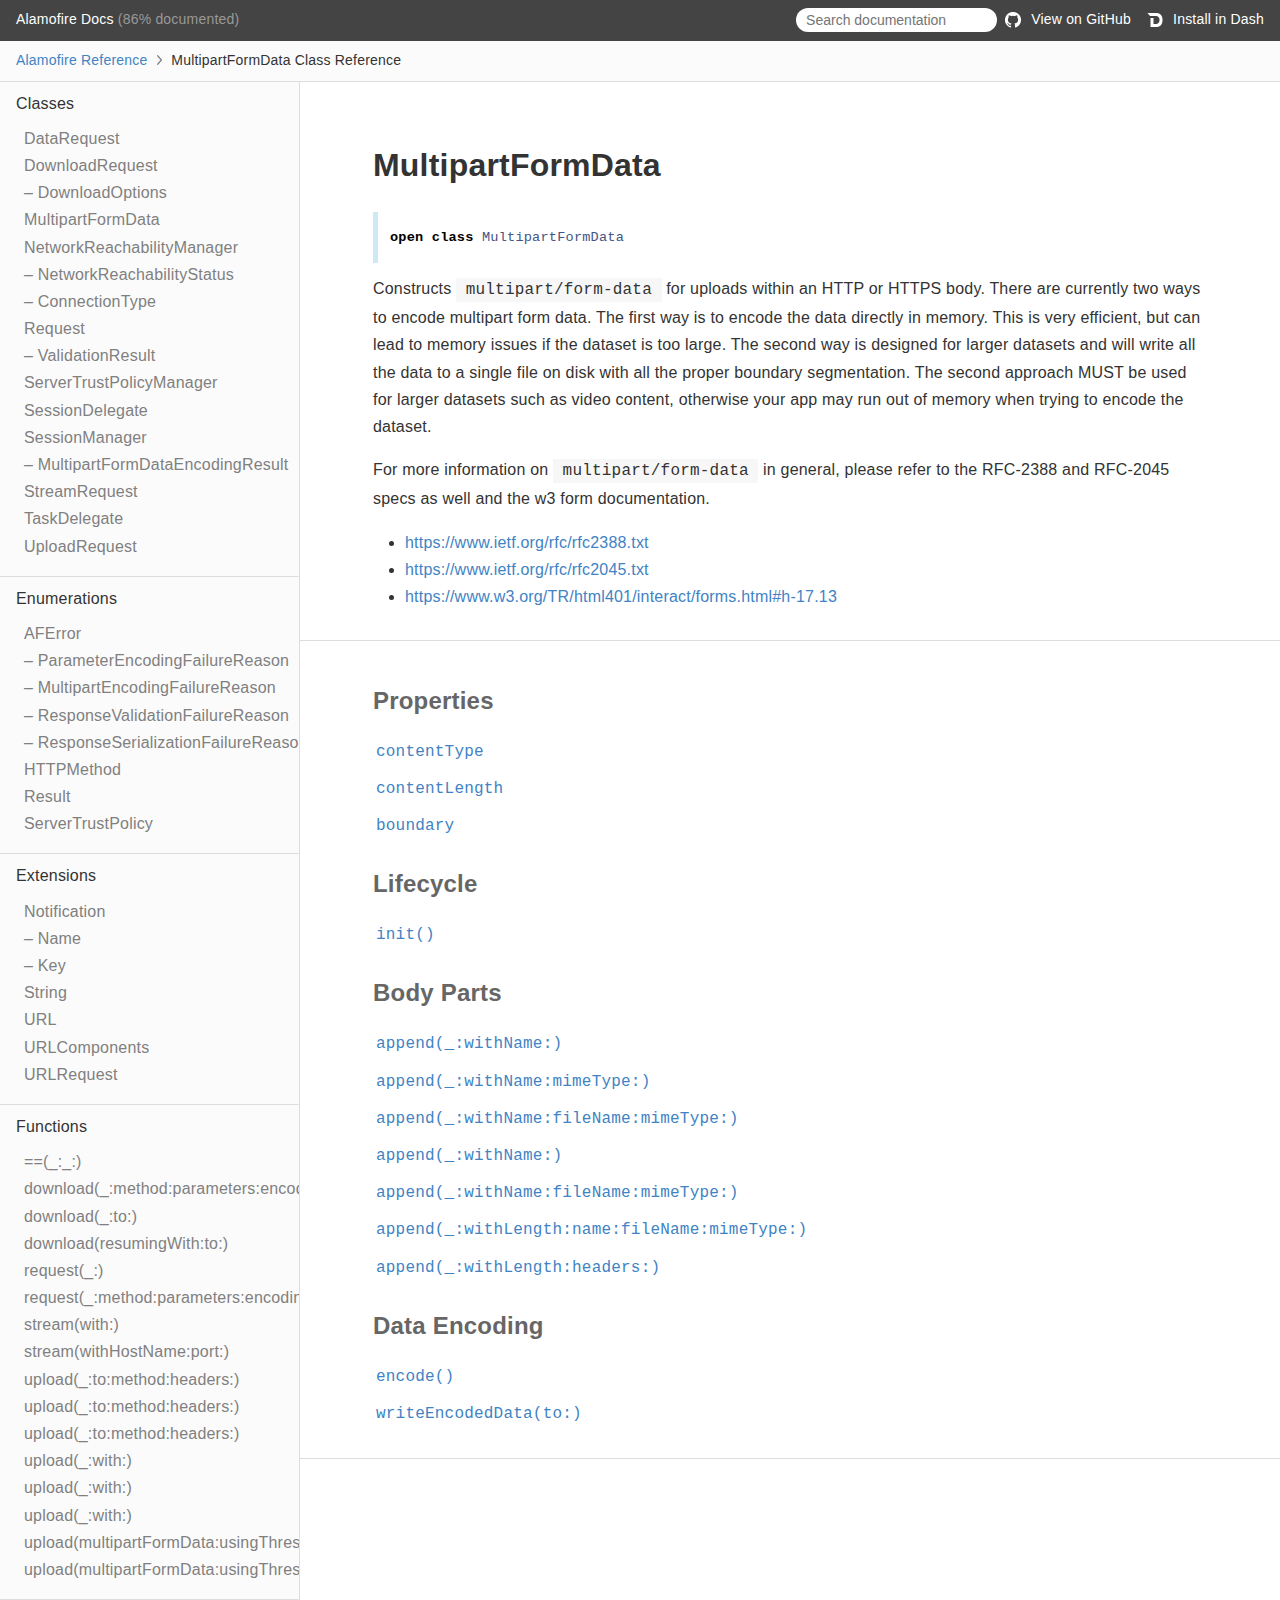
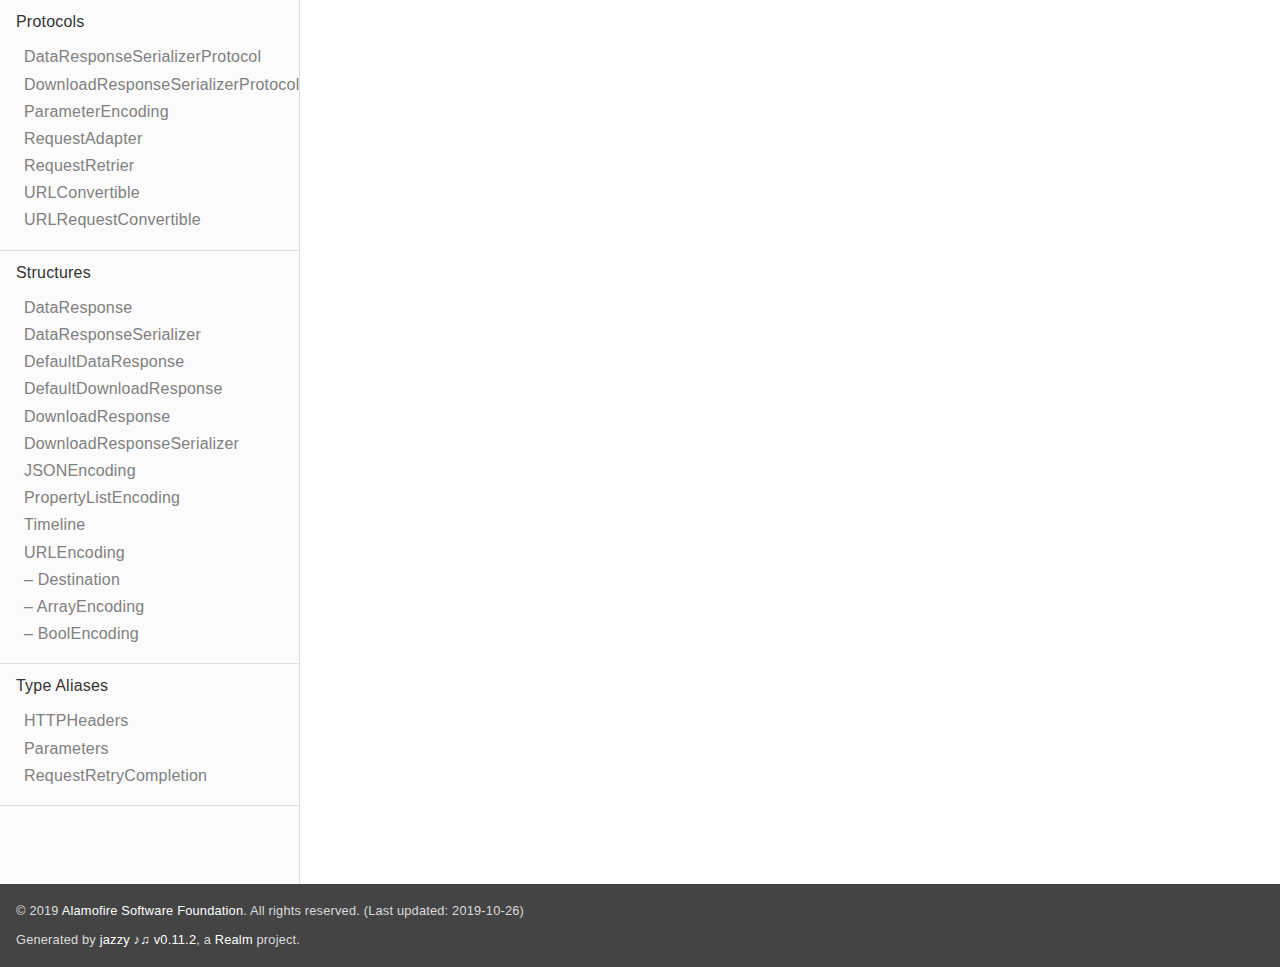
<file: Alamofire-4.9.1/docs/Classes/MultipartFormData.html>
<!DOCTYPE html>
<html lang="en">
  <head>
    <title>MultipartFormData Class Reference</title>
    <link rel="stylesheet" type="text/css" href="../css/jazzy.css" />
    <link rel="stylesheet" type="text/css" href="../css/highlight.css" />
    <meta charset="utf-8">
    <script src="../js/jquery.min.js" defer></script>
    <script src="../js/jazzy.js" defer></script>
    
    <script src="../js/lunr.min.js" defer></script>
    <script src="../js/typeahead.jquery.js" defer></script>
    <script src="../js/jazzy.search.js" defer></script>
  </head>
  <body>

    <a name="//apple_ref/swift/Class/MultipartFormData" class="dashAnchor"></a>

    <a title="MultipartFormData Class Reference"></a>

    <header class="header">
      <p class="header-col header-col--primary">
        <a class="header-link" href="../index.html">
          Alamofire Docs
        </a>
         (86% documented)
      </p>
    
      <p class="header-col--secondary">
        <form role="search" action="../search.json">
          <input type="text" placeholder="Search documentation" data-typeahead>
        </form>
      </p>
    
        <p class="header-col header-col--secondary">
          <a class="header-link" href="https://github.com/Alamofire/Alamofire">
            <img class="header-icon" src="../img/gh.png"/>
            View on GitHub
          </a>
        </p>
    
        <p class="header-col header-col--secondary">
          <a class="header-link" href="dash-feed://https%3A%2F%2Falamofire%2Egithub%2Eio%2FAlamofire%2Fdocsets%2FAlamofire%2Exml">
            <img class="header-icon" src="../img/dash.png"/>
            Install in Dash
          </a>
        </p>
    </header>

    <p class="breadcrumbs">
      <a class="breadcrumb" href="../index.html">Alamofire Reference</a>
      <img class="carat" src="../img/carat.png" />
      MultipartFormData Class Reference
    </p>

    <div class="content-wrapper">
      <nav class="navigation">
        <ul class="nav-groups">
          <li class="nav-group-name">
            <a class="nav-group-name-link" href="../Classes.html">Classes</a>
            <ul class="nav-group-tasks">
              <li class="nav-group-task">
                <a class="nav-group-task-link" href="../Classes/DataRequest.html">DataRequest</a>
              </li>
              <li class="nav-group-task">
                <a class="nav-group-task-link" href="../Classes/DownloadRequest.html">DownloadRequest</a>
              </li>
              <li class="nav-group-task">
                <a class="nav-group-task-link" href="../Classes/DownloadRequest/DownloadOptions.html">– DownloadOptions</a>
              </li>
              <li class="nav-group-task">
                <a class="nav-group-task-link" href="../Classes/MultipartFormData.html">MultipartFormData</a>
              </li>
              <li class="nav-group-task">
                <a class="nav-group-task-link" href="../Classes/NetworkReachabilityManager.html">NetworkReachabilityManager</a>
              </li>
              <li class="nav-group-task">
                <a class="nav-group-task-link" href="../Classes/NetworkReachabilityManager/NetworkReachabilityStatus.html">– NetworkReachabilityStatus</a>
              </li>
              <li class="nav-group-task">
                <a class="nav-group-task-link" href="../Classes/NetworkReachabilityManager/ConnectionType.html">– ConnectionType</a>
              </li>
              <li class="nav-group-task">
                <a class="nav-group-task-link" href="../Classes/Request.html">Request</a>
              </li>
              <li class="nav-group-task">
                <a class="nav-group-task-link" href="../Classes/Request/ValidationResult.html">– ValidationResult</a>
              </li>
              <li class="nav-group-task">
                <a class="nav-group-task-link" href="../Classes/ServerTrustPolicyManager.html">ServerTrustPolicyManager</a>
              </li>
              <li class="nav-group-task">
                <a class="nav-group-task-link" href="../Classes/SessionDelegate.html">SessionDelegate</a>
              </li>
              <li class="nav-group-task">
                <a class="nav-group-task-link" href="../Classes/SessionManager.html">SessionManager</a>
              </li>
              <li class="nav-group-task">
                <a class="nav-group-task-link" href="../Classes/SessionManager/MultipartFormDataEncodingResult.html">– MultipartFormDataEncodingResult</a>
              </li>
              <li class="nav-group-task">
                <a class="nav-group-task-link" href="../Classes.html#/s:9Alamofire13StreamRequestC">StreamRequest</a>
              </li>
              <li class="nav-group-task">
                <a class="nav-group-task-link" href="../Classes/TaskDelegate.html">TaskDelegate</a>
              </li>
              <li class="nav-group-task">
                <a class="nav-group-task-link" href="../Classes/UploadRequest.html">UploadRequest</a>
              </li>
            </ul>
          </li>
          <li class="nav-group-name">
            <a class="nav-group-name-link" href="../Enums.html">Enumerations</a>
            <ul class="nav-group-tasks">
              <li class="nav-group-task">
                <a class="nav-group-task-link" href="../Enums/AFError.html">AFError</a>
              </li>
              <li class="nav-group-task">
                <a class="nav-group-task-link" href="../Enums/AFError/ParameterEncodingFailureReason.html">– ParameterEncodingFailureReason</a>
              </li>
              <li class="nav-group-task">
                <a class="nav-group-task-link" href="../Enums/AFError/MultipartEncodingFailureReason.html">– MultipartEncodingFailureReason</a>
              </li>
              <li class="nav-group-task">
                <a class="nav-group-task-link" href="../Enums/AFError/ResponseValidationFailureReason.html">– ResponseValidationFailureReason</a>
              </li>
              <li class="nav-group-task">
                <a class="nav-group-task-link" href="../Enums/AFError/ResponseSerializationFailureReason.html">– ResponseSerializationFailureReason</a>
              </li>
              <li class="nav-group-task">
                <a class="nav-group-task-link" href="../Enums/HTTPMethod.html">HTTPMethod</a>
              </li>
              <li class="nav-group-task">
                <a class="nav-group-task-link" href="../Enums/Result.html">Result</a>
              </li>
              <li class="nav-group-task">
                <a class="nav-group-task-link" href="../Enums/ServerTrustPolicy.html">ServerTrustPolicy</a>
              </li>
            </ul>
          </li>
          <li class="nav-group-name">
            <a class="nav-group-name-link" href="../Extensions.html">Extensions</a>
            <ul class="nav-group-tasks">
              <li class="nav-group-task">
                <a class="nav-group-task-link" href="../Extensions/Notification.html">Notification</a>
              </li>
              <li class="nav-group-task">
                <a class="nav-group-task-link" href="../Extensions/Notification/Name.html">– Name</a>
              </li>
              <li class="nav-group-task">
                <a class="nav-group-task-link" href="../Extensions/Notification/Key.html">– Key</a>
              </li>
              <li class="nav-group-task">
                <a class="nav-group-task-link" href="../Extensions/String.html">String</a>
              </li>
              <li class="nav-group-task">
                <a class="nav-group-task-link" href="../Extensions/URL.html">URL</a>
              </li>
              <li class="nav-group-task">
                <a class="nav-group-task-link" href="../Extensions/URLComponents.html">URLComponents</a>
              </li>
              <li class="nav-group-task">
                <a class="nav-group-task-link" href="../Extensions/URLRequest.html">URLRequest</a>
              </li>
            </ul>
          </li>
          <li class="nav-group-name">
            <a class="nav-group-name-link" href="../Functions.html">Functions</a>
            <ul class="nav-group-tasks">
              <li class="nav-group-task">
                <a class="nav-group-task-link" href="../Functions.html#/s:9Alamofire2eeoiySbAA26NetworkReachabilityManagerC0cD6StatusO_AFtF">==(_:_:)</a>
              </li>
              <li class="nav-group-task">
                <a class="nav-group-task-link" href="../Functions.html#/s:[base64]">download(_:method:parameters:encoding:headers:to:)</a>
              </li>
              <li class="nav-group-task">
                <a class="nav-group-task-link" href="../Functions.html#/s:9Alamofire8download_2toAA15DownloadRequestCAA21URLRequestConvertible_p_10Foundation3URLV011destinationI0_AE0D7OptionsV7optionstAI_So17NSHTTPURLResponseCtcSgtF">download(_:to:)</a>
              </li>
              <li class="nav-group-task">
                <a class="nav-group-task-link" href="../Functions.html#/s:9Alamofire8download12resumingWith2toAA15DownloadRequestC10Foundation4DataV_AG3URLV011destinationJ0_AF0F7OptionsV7optionstAK_So17NSHTTPURLResponseCtcSgtF">download(resumingWith:to:)</a>
              </li>
              <li class="nav-group-task">
                <a class="nav-group-task-link" href="../Functions.html#/s:9Alamofire7requestyAA11DataRequestCAA21URLRequestConvertible_pF">request(_:)</a>
              </li>
              <li class="nav-group-task">
                <a class="nav-group-task-link" href="../Functions.html#/s:9Alamofire7request_6method10parameters8encoding7headersAA11DataRequestCAA14URLConvertible_p_AA10HTTPMethodOSDySSypGSgAA17ParameterEncoding_pSDyS2SGSgtF">request(_:method:parameters:encoding:headers:)</a>
              </li>
              <li class="nav-group-task">
                <a class="nav-group-task-link" href="../Functions.html#/s:9Alamofire6stream4withAA13StreamRequestCSo12NSNetServiceC_tF">stream(with:)</a>
              </li>
              <li class="nav-group-task">
                <a class="nav-group-task-link" href="../Functions.html#/s:9Alamofire6stream12withHostName4portAA13StreamRequestCSS_SitF">stream(withHostName:port:)</a>
              </li>
              <li class="nav-group-task">
                <a class="nav-group-task-link" href="../Functions.html#/s:9Alamofire6upload_2to6method7headersAA13UploadRequestC10Foundation3URLV_AA14URLConvertible_pAA10HTTPMethodOSDyS2SGSgtF">upload(_:to:method:headers:)</a>
              </li>
              <li class="nav-group-task">
                <a class="nav-group-task-link" href="../Functions.html#/s:9Alamofire6upload_2to6method7headersAA13UploadRequestC10Foundation4DataV_AA14URLConvertible_pAA10HTTPMethodOSDyS2SGSgtF">upload(_:to:method:headers:)</a>
              </li>
              <li class="nav-group-task">
                <a class="nav-group-task-link" href="../Functions.html#/s:9Alamofire6upload_2to6method7headersAA13UploadRequestCSo13NSInputStreamC_AA14URLConvertible_pAA10HTTPMethodOSDyS2SGSgtF">upload(_:to:method:headers:)</a>
              </li>
              <li class="nav-group-task">
                <a class="nav-group-task-link" href="../Functions.html#/s:9Alamofire6upload_4withAA13UploadRequestC10Foundation3URLV_AA21URLRequestConvertible_ptF">upload(_:with:)</a>
              </li>
              <li class="nav-group-task">
                <a class="nav-group-task-link" href="../Functions.html#/s:9Alamofire6upload_4withAA13UploadRequestC10Foundation4DataV_AA21URLRequestConvertible_ptF">upload(_:with:)</a>
              </li>
              <li class="nav-group-task">
                <a class="nav-group-task-link" href="../Functions.html#/s:9Alamofire6upload_4withAA13UploadRequestCSo13NSInputStreamC_AA21URLRequestConvertible_ptF">upload(_:with:)</a>
              </li>
              <li class="nav-group-task">
                <a class="nav-group-task-link" href="../Functions.html#/s:[base64]">upload(multipartFormData:usingThreshold:to:method:headers:encodingCompletion:)</a>
              </li>
              <li class="nav-group-task">
                <a class="nav-group-task-link" href="../Functions.html#/s:9Alamofire6upload17multipartFormData14usingThreshold4with18encodingCompletionyyAA09MultipartdE0Cc_s6UInt64VAA21URLRequestConvertible_pyAA14SessionManagerC0kdE14EncodingResultOcSgtF">upload(multipartFormData:usingThreshold:with:encodingCompletion:)</a>
              </li>
            </ul>
          </li>
          <li class="nav-group-name">
            <a class="nav-group-name-link" href="../Protocols.html">Protocols</a>
            <ul class="nav-group-tasks">
              <li class="nav-group-task">
                <a class="nav-group-task-link" href="../Protocols/DataResponseSerializerProtocol.html">DataResponseSerializerProtocol</a>
              </li>
              <li class="nav-group-task">
                <a class="nav-group-task-link" href="../Protocols/DownloadResponseSerializerProtocol.html">DownloadResponseSerializerProtocol</a>
              </li>
              <li class="nav-group-task">
                <a class="nav-group-task-link" href="../Protocols/ParameterEncoding.html">ParameterEncoding</a>
              </li>
              <li class="nav-group-task">
                <a class="nav-group-task-link" href="../Protocols/RequestAdapter.html">RequestAdapter</a>
              </li>
              <li class="nav-group-task">
                <a class="nav-group-task-link" href="../Protocols/RequestRetrier.html">RequestRetrier</a>
              </li>
              <li class="nav-group-task">
                <a class="nav-group-task-link" href="../Protocols/URLConvertible.html">URLConvertible</a>
              </li>
              <li class="nav-group-task">
                <a class="nav-group-task-link" href="../Protocols/URLRequestConvertible.html">URLRequestConvertible</a>
              </li>
            </ul>
          </li>
          <li class="nav-group-name">
            <a class="nav-group-name-link" href="../Structs.html">Structures</a>
            <ul class="nav-group-tasks">
              <li class="nav-group-task">
                <a class="nav-group-task-link" href="../Structs/DataResponse.html">DataResponse</a>
              </li>
              <li class="nav-group-task">
                <a class="nav-group-task-link" href="../Structs/DataResponseSerializer.html">DataResponseSerializer</a>
              </li>
              <li class="nav-group-task">
                <a class="nav-group-task-link" href="../Structs/DefaultDataResponse.html">DefaultDataResponse</a>
              </li>
              <li class="nav-group-task">
                <a class="nav-group-task-link" href="../Structs/DefaultDownloadResponse.html">DefaultDownloadResponse</a>
              </li>
              <li class="nav-group-task">
                <a class="nav-group-task-link" href="../Structs/DownloadResponse.html">DownloadResponse</a>
              </li>
              <li class="nav-group-task">
                <a class="nav-group-task-link" href="../Structs/DownloadResponseSerializer.html">DownloadResponseSerializer</a>
              </li>
              <li class="nav-group-task">
                <a class="nav-group-task-link" href="../Structs/JSONEncoding.html">JSONEncoding</a>
              </li>
              <li class="nav-group-task">
                <a class="nav-group-task-link" href="../Structs/PropertyListEncoding.html">PropertyListEncoding</a>
              </li>
              <li class="nav-group-task">
                <a class="nav-group-task-link" href="../Structs/Timeline.html">Timeline</a>
              </li>
              <li class="nav-group-task">
                <a class="nav-group-task-link" href="../Structs/URLEncoding.html">URLEncoding</a>
              </li>
              <li class="nav-group-task">
                <a class="nav-group-task-link" href="../Structs/URLEncoding/Destination.html">– Destination</a>
              </li>
              <li class="nav-group-task">
                <a class="nav-group-task-link" href="../Structs/URLEncoding/ArrayEncoding.html">– ArrayEncoding</a>
              </li>
              <li class="nav-group-task">
                <a class="nav-group-task-link" href="../Structs/URLEncoding/BoolEncoding.html">– BoolEncoding</a>
              </li>
            </ul>
          </li>
          <li class="nav-group-name">
            <a class="nav-group-name-link" href="../Typealiases.html">Type Aliases</a>
            <ul class="nav-group-tasks">
              <li class="nav-group-task">
                <a class="nav-group-task-link" href="../Typealiases.html#/s:9Alamofire11HTTPHeadersa">HTTPHeaders</a>
              </li>
              <li class="nav-group-task">
                <a class="nav-group-task-link" href="../Typealiases.html#/s:9Alamofire10Parametersa">Parameters</a>
              </li>
              <li class="nav-group-task">
                <a class="nav-group-task-link" href="../Typealiases.html#/s:9Alamofire22RequestRetryCompletiona">RequestRetryCompletion</a>
              </li>
            </ul>
          </li>
        </ul>
      </nav>
      <article class="main-content">

        <section class="section">
          <div class="section-content">
            <h1>MultipartFormData</h1>
              <div class="declaration">
                <div class="language">
                  <pre class="highlight swift"><code><span class="kd">open</span> <span class="kd">class</span> <span class="kt">MultipartFormData</span></code></pre>

                </div>
              </div>
            <p>Constructs <code>multipart/form-data</code> for uploads within an HTTP or HTTPS body. There are currently two ways to encode
multipart form data. The first way is to encode the data directly in memory. This is very efficient, but can lead
to memory issues if the dataset is too large. The second way is designed for larger datasets and will write all the
data to a single file on disk with all the proper boundary segmentation. The second approach MUST be used for
larger datasets such as video content, otherwise your app may run out of memory when trying to encode the dataset.</p>

<p>For more information on <code>multipart/form-data</code> in general, please refer to the RFC-2388 and RFC-2045 specs as well
and the w3 form documentation.</p>

<ul>
<li><a href="https://www.ietf.org/rfc/rfc2388.txt">https://www.ietf.org/rfc/rfc2388.txt</a></li>
<li><a href="https://www.ietf.org/rfc/rfc2045.txt">https://www.ietf.org/rfc/rfc2045.txt</a></li>
<li><a href="https://www.w3.org/TR/html401/interact/forms.html#h-17.13">https://www.w3.org/TR/html401/interact/forms.html#h-17.13</a></li>
</ul>

          </div>
        </section>

        <section class="section">
          <div class="section-content">
            <div class="task-group">
              <div class="task-name-container">
                <a name="/Properties"></a>
                <a name="//apple_ref/swift/Section/Properties" class="dashAnchor"></a>
                <a href="#/Properties">
                  <h3 class="section-name">Properties</h3>
                </a>
              </div>
              <ul class="item-container">
                <li class="item">
                  <div>
                    <code>
                    <a name="/s:9Alamofire17MultipartFormDataC11contentTypeSSvp"></a>
                    <a name="//apple_ref/swift/Property/contentType" class="dashAnchor"></a>
                    <a class="token" href="#/s:9Alamofire17MultipartFormDataC11contentTypeSSvp">contentType</a>
                    </code>
                  </div>
                  <div class="height-container">
                    <div class="pointer-container"></div>
                    <section class="section">
                      <div class="pointer"></div>
                      <div class="abstract">
                        <p>The <code>Content-Type</code> header value containing the boundary used to generate the <code>multipart/form-data</code>.</p>

                      </div>
                      <div class="declaration">
                        <h4>Declaration</h4>
                        <div class="language">
                          <p class="aside-title">Swift</p>
                          <pre class="highlight swift"><code><span class="kd">open</span> <span class="kd">lazy</span> <span class="k">var</span> <span class="nv">contentType</span><span class="p">:</span> <span class="kt">String</span> <span class="p">{</span> <span class="k">get</span> <span class="k">set</span> <span class="p">}</span></code></pre>

                        </div>
                      </div>
                    </section>
                  </div>
                </li>
                <li class="item">
                  <div>
                    <code>
                    <a name="/s:9Alamofire17MultipartFormDataC13contentLengths6UInt64Vvp"></a>
                    <a name="//apple_ref/swift/Property/contentLength" class="dashAnchor"></a>
                    <a class="token" href="#/s:9Alamofire17MultipartFormDataC13contentLengths6UInt64Vvp">contentLength</a>
                    </code>
                  </div>
                  <div class="height-container">
                    <div class="pointer-container"></div>
                    <section class="section">
                      <div class="pointer"></div>
                      <div class="abstract">
                        <p>The content length of all body parts used to generate the <code>multipart/form-data</code> not including the boundaries.</p>

                      </div>
                      <div class="declaration">
                        <h4>Declaration</h4>
                        <div class="language">
                          <p class="aside-title">Swift</p>
                          <pre class="highlight swift"><code><span class="kd">public</span> <span class="k">var</span> <span class="nv">contentLength</span><span class="p">:</span> <span class="kt">UInt64</span> <span class="p">{</span> <span class="k">get</span> <span class="p">}</span></code></pre>

                        </div>
                      </div>
                    </section>
                  </div>
                </li>
                <li class="item">
                  <div>
                    <code>
                    <a name="/s:9Alamofire17MultipartFormDataC8boundarySSvp"></a>
                    <a name="//apple_ref/swift/Property/boundary" class="dashAnchor"></a>
                    <a class="token" href="#/s:9Alamofire17MultipartFormDataC8boundarySSvp">boundary</a>
                    </code>
                  </div>
                  <div class="height-container">
                    <div class="pointer-container"></div>
                    <section class="section">
                      <div class="pointer"></div>
                      <div class="abstract">
                        <p>The boundary used to separate the body parts in the encoded form data.</p>

                      </div>
                      <div class="declaration">
                        <h4>Declaration</h4>
                        <div class="language">
                          <p class="aside-title">Swift</p>
                          <pre class="highlight swift"><code><span class="kd">public</span> <span class="k">var</span> <span class="nv">boundary</span><span class="p">:</span> <span class="kt">String</span></code></pre>

                        </div>
                      </div>
                    </section>
                  </div>
                </li>
              </ul>
            </div>
            <div class="task-group">
              <div class="task-name-container">
                <a name="/Lifecycle"></a>
                <a name="//apple_ref/swift/Section/Lifecycle" class="dashAnchor"></a>
                <a href="#/Lifecycle">
                  <h3 class="section-name">Lifecycle</h3>
                </a>
              </div>
              <ul class="item-container">
                <li class="item">
                  <div>
                    <code>
                    <a name="/s:9Alamofire17MultipartFormDataCACycfc"></a>
                    <a name="//apple_ref/swift/Method/init()" class="dashAnchor"></a>
                    <a class="token" href="#/s:9Alamofire17MultipartFormDataCACycfc">init()</a>
                    </code>
                  </div>
                  <div class="height-container">
                    <div class="pointer-container"></div>
                    <section class="section">
                      <div class="pointer"></div>
                      <div class="abstract">
                        <p>Creates a multipart form data object.</p>

                      </div>
                      <div class="declaration">
                        <h4>Declaration</h4>
                        <div class="language">
                          <p class="aside-title">Swift</p>
                          <pre class="highlight swift"><code><span class="kd">public</span> <span class="nf">init</span><span class="p">()</span></code></pre>

                        </div>
                      </div>
                      <div>
                        <h4>Return Value</h4>
                        <p>The multipart form data object.</p>
                      </div>
                    </section>
                  </div>
                </li>
              </ul>
            </div>
            <div class="task-group">
              <div class="task-name-container">
                <a name="/Body%20Parts"></a>
                <a name="//apple_ref/swift/Section/Body Parts" class="dashAnchor"></a>
                <a href="#/Body%20Parts">
                  <h3 class="section-name">Body Parts</h3>
                </a>
              </div>
              <ul class="item-container">
                <li class="item">
                  <div>
                    <code>
                    <a name="/s:9Alamofire17MultipartFormDataC6append_8withNamey10Foundation0D0V_SStF"></a>
                    <a name="//apple_ref/swift/Method/append(_:withName:)" class="dashAnchor"></a>
                    <a class="token" href="#/s:9Alamofire17MultipartFormDataC6append_8withNamey10Foundation0D0V_SStF">append(_:withName:)</a>
                    </code>
                  </div>
                  <div class="height-container">
                    <div class="pointer-container"></div>
                    <section class="section">
                      <div class="pointer"></div>
                      <div class="abstract">
                        <p>Creates a body part from the data and appends it to the multipart form data object.</p>

<p>The body part data will be encoded using the following format:</p>

<ul>
<li><code>Content-Disposition: form-data; name=#{name}</code> (HTTP Header)</li>
<li>Encoded data</li>
<li><p>Multipart form boundary</p></li>
</ul>

                      </div>
                      <div class="declaration">
                        <h4>Declaration</h4>
                        <div class="language">
                          <p class="aside-title">Swift</p>
                          <pre class="highlight swift"><code><span class="kd">public</span> <span class="kd">func</span> <span class="nf">append</span><span class="p">(</span><span class="n">_</span> <span class="nv">data</span><span class="p">:</span> <span class="kt">Data</span><span class="p">,</span> <span class="n">withName</span> <span class="nv">name</span><span class="p">:</span> <span class="kt">String</span><span class="p">)</span></code></pre>

                        </div>
                      </div>
                      <div>
                        <h4>Parameters</h4>
                        <table class="graybox">
                          <tbody>
                            <tr>
                              <td>
                                <code>
                                <em>data</em>
                                </code>
                              </td>
                              <td>
                                <div>
                                  <p>The data to encode into the multipart form data.</p>
                                </div>
                              </td>
                            </tr>
                            <tr>
                              <td>
                                <code>
                                <em>name</em>
                                </code>
                              </td>
                              <td>
                                <div>
                                  <p>The name to associate with the data in the <code>Content-Disposition</code> HTTP header.</p>
                                </div>
                              </td>
                            </tr>
                          </tbody>
                        </table>
                      </div>
                    </section>
                  </div>
                </li>
                <li class="item">
                  <div>
                    <code>
                    <a name="/s:9Alamofire17MultipartFormDataC6append_8withName8mimeTypey10Foundation0D0V_S2StF"></a>
                    <a name="//apple_ref/swift/Method/append(_:withName:mimeType:)" class="dashAnchor"></a>
                    <a class="token" href="#/s:9Alamofire17MultipartFormDataC6append_8withName8mimeTypey10Foundation0D0V_S2StF">append(_:withName:mimeType:)</a>
                    </code>
                  </div>
                  <div class="height-container">
                    <div class="pointer-container"></div>
                    <section class="section">
                      <div class="pointer"></div>
                      <div class="abstract">
                        <p>Creates a body part from the data and appends it to the multipart form data object.</p>

<p>The body part data will be encoded using the following format:</p>

<ul>
<li><code>Content-Disposition: form-data; name=#{name}</code> (HTTP Header)</li>
<li><code>Content-Type: #{generated mimeType}</code> (HTTP Header)</li>
<li>Encoded data</li>
<li><p>Multipart form boundary</p></li>
</ul>

                      </div>
                      <div class="declaration">
                        <h4>Declaration</h4>
                        <div class="language">
                          <p class="aside-title">Swift</p>
                          <pre class="highlight swift"><code><span class="kd">public</span> <span class="kd">func</span> <span class="nf">append</span><span class="p">(</span><span class="n">_</span> <span class="nv">data</span><span class="p">:</span> <span class="kt">Data</span><span class="p">,</span> <span class="n">withName</span> <span class="nv">name</span><span class="p">:</span> <span class="kt">String</span><span class="p">,</span> <span class="nv">mimeType</span><span class="p">:</span> <span class="kt">String</span><span class="p">)</span></code></pre>

                        </div>
                      </div>
                      <div>
                        <h4>Parameters</h4>
                        <table class="graybox">
                          <tbody>
                            <tr>
                              <td>
                                <code>
                                <em>data</em>
                                </code>
                              </td>
                              <td>
                                <div>
                                  <p>The data to encode into the multipart form data.</p>
                                </div>
                              </td>
                            </tr>
                            <tr>
                              <td>
                                <code>
                                <em>name</em>
                                </code>
                              </td>
                              <td>
                                <div>
                                  <p>The name to associate with the data in the <code>Content-Disposition</code> HTTP header.</p>
                                </div>
                              </td>
                            </tr>
                            <tr>
                              <td>
                                <code>
                                <em>mimeType</em>
                                </code>
                              </td>
                              <td>
                                <div>
                                  <p>The MIME type to associate with the data content type in the <code>Content-Type</code> HTTP header.</p>
                                </div>
                              </td>
                            </tr>
                          </tbody>
                        </table>
                      </div>
                    </section>
                  </div>
                </li>
                <li class="item">
                  <div>
                    <code>
                    <a name="/s:9Alamofire17MultipartFormDataC6append_8withName04fileG08mimeTypey10Foundation0D0V_S3StF"></a>
                    <a name="//apple_ref/swift/Method/append(_:withName:fileName:mimeType:)" class="dashAnchor"></a>
                    <a class="token" href="#/s:9Alamofire17MultipartFormDataC6append_8withName04fileG08mimeTypey10Foundation0D0V_S3StF">append(_:withName:fileName:mimeType:)</a>
                    </code>
                  </div>
                  <div class="height-container">
                    <div class="pointer-container"></div>
                    <section class="section">
                      <div class="pointer"></div>
                      <div class="abstract">
                        <p>Creates a body part from the data and appends it to the multipart form data object.</p>

<p>The body part data will be encoded using the following format:</p>

<ul>
<li><code>Content-Disposition: form-data; name=#{name}; filename=#{filename}</code> (HTTP Header)</li>
<li><code>Content-Type: #{mimeType}</code> (HTTP Header)</li>
<li>Encoded file data</li>
<li><p>Multipart form boundary</p></li>
</ul>

                      </div>
                      <div class="declaration">
                        <h4>Declaration</h4>
                        <div class="language">
                          <p class="aside-title">Swift</p>
                          <pre class="highlight swift"><code><span class="kd">public</span> <span class="kd">func</span> <span class="nf">append</span><span class="p">(</span><span class="n">_</span> <span class="nv">data</span><span class="p">:</span> <span class="kt">Data</span><span class="p">,</span> <span class="n">withName</span> <span class="nv">name</span><span class="p">:</span> <span class="kt">String</span><span class="p">,</span> <span class="nv">fileName</span><span class="p">:</span> <span class="kt">String</span><span class="p">,</span> <span class="nv">mimeType</span><span class="p">:</span> <span class="kt">String</span><span class="p">)</span></code></pre>

                        </div>
                      </div>
                      <div>
                        <h4>Parameters</h4>
                        <table class="graybox">
                          <tbody>
                            <tr>
                              <td>
                                <code>
                                <em>data</em>
                                </code>
                              </td>
                              <td>
                                <div>
                                  <p>The data to encode into the multipart form data.</p>
                                </div>
                              </td>
                            </tr>
                            <tr>
                              <td>
                                <code>
                                <em>name</em>
                                </code>
                              </td>
                              <td>
                                <div>
                                  <p>The name to associate with the data in the <code>Content-Disposition</code> HTTP header.</p>
                                </div>
                              </td>
                            </tr>
                            <tr>
                              <td>
                                <code>
                                <em>fileName</em>
                                </code>
                              </td>
                              <td>
                                <div>
                                  <p>The filename to associate with the data in the <code>Content-Disposition</code> HTTP header.</p>
                                </div>
                              </td>
                            </tr>
                            <tr>
                              <td>
                                <code>
                                <em>mimeType</em>
                                </code>
                              </td>
                              <td>
                                <div>
                                  <p>The MIME type to associate with the data in the <code>Content-Type</code> HTTP header.</p>
                                </div>
                              </td>
                            </tr>
                          </tbody>
                        </table>
                      </div>
                    </section>
                  </div>
                </li>
                <li class="item">
                  <div>
                    <code>
                    <a name="/s:9Alamofire17MultipartFormDataC6append_8withNamey10Foundation3URLV_SStF"></a>
                    <a name="//apple_ref/swift/Method/append(_:withName:)" class="dashAnchor"></a>
                    <a class="token" href="#/s:9Alamofire17MultipartFormDataC6append_8withNamey10Foundation3URLV_SStF">append(_:withName:)</a>
                    </code>
                  </div>
                  <div class="height-container">
                    <div class="pointer-container"></div>
                    <section class="section">
                      <div class="pointer"></div>
                      <div class="abstract">
                        <p>Creates a body part from the file and appends it to the multipart form data object.</p>

<p>The body part data will be encoded using the following format:</p>

<ul>
<li><code>Content-Disposition: form-data; name=#{name}; filename=#{generated filename}</code> (HTTP Header)</li>
<li><code>Content-Type: #{generated mimeType}</code> (HTTP Header)</li>
<li>Encoded file data</li>
<li>Multipart form boundary</li>
</ul>

<p>The filename in the <code>Content-Disposition</code> HTTP header is generated from the last path component of the
<code>fileURL</code>. The <code>Content-Type</code> HTTP header MIME type is generated by mapping the <code>fileURL</code> extension to the
system associated MIME type.</p>

                      </div>
                      <div class="declaration">
                        <h4>Declaration</h4>
                        <div class="language">
                          <p class="aside-title">Swift</p>
                          <pre class="highlight swift"><code><span class="kd">public</span> <span class="kd">func</span> <span class="nf">append</span><span class="p">(</span><span class="n">_</span> <span class="nv">fileURL</span><span class="p">:</span> <span class="kt">URL</span><span class="p">,</span> <span class="n">withName</span> <span class="nv">name</span><span class="p">:</span> <span class="kt">String</span><span class="p">)</span></code></pre>

                        </div>
                      </div>
                      <div>
                        <h4>Parameters</h4>
                        <table class="graybox">
                          <tbody>
                            <tr>
                              <td>
                                <code>
                                <em>fileURL</em>
                                </code>
                              </td>
                              <td>
                                <div>
                                  <p>The URL of the file whose content will be encoded into the multipart form data.</p>
                                </div>
                              </td>
                            </tr>
                            <tr>
                              <td>
                                <code>
                                <em>name</em>
                                </code>
                              </td>
                              <td>
                                <div>
                                  <p>The name to associate with the file content in the <code>Content-Disposition</code> HTTP header.</p>
                                </div>
                              </td>
                            </tr>
                          </tbody>
                        </table>
                      </div>
                    </section>
                  </div>
                </li>
                <li class="item">
                  <div>
                    <code>
                    <a name="/s:9Alamofire17MultipartFormDataC6append_8withName04fileG08mimeTypey10Foundation3URLV_S3StF"></a>
                    <a name="//apple_ref/swift/Method/append(_:withName:fileName:mimeType:)" class="dashAnchor"></a>
                    <a class="token" href="#/s:9Alamofire17MultipartFormDataC6append_8withName04fileG08mimeTypey10Foundation3URLV_S3StF">append(_:withName:fileName:mimeType:)</a>
                    </code>
                  </div>
                  <div class="height-container">
                    <div class="pointer-container"></div>
                    <section class="section">
                      <div class="pointer"></div>
                      <div class="abstract">
                        <p>Creates a body part from the file and appends it to the multipart form data object.</p>

<p>The body part data will be encoded using the following format:</p>

<ul>
<li>Content-Disposition: form-data; name=#{name}; filename=#{filename} (HTTP Header)</li>
<li>Content-Type: #{mimeType} (HTTP Header)</li>
<li>Encoded file data</li>
<li><p>Multipart form boundary</p></li>
</ul>

                      </div>
                      <div class="declaration">
                        <h4>Declaration</h4>
                        <div class="language">
                          <p class="aside-title">Swift</p>
                          <pre class="highlight swift"><code><span class="kd">public</span> <span class="kd">func</span> <span class="nf">append</span><span class="p">(</span><span class="n">_</span> <span class="nv">fileURL</span><span class="p">:</span> <span class="kt">URL</span><span class="p">,</span> <span class="n">withName</span> <span class="nv">name</span><span class="p">:</span> <span class="kt">String</span><span class="p">,</span> <span class="nv">fileName</span><span class="p">:</span> <span class="kt">String</span><span class="p">,</span> <span class="nv">mimeType</span><span class="p">:</span> <span class="kt">String</span><span class="p">)</span></code></pre>

                        </div>
                      </div>
                      <div>
                        <h4>Parameters</h4>
                        <table class="graybox">
                          <tbody>
                            <tr>
                              <td>
                                <code>
                                <em>fileURL</em>
                                </code>
                              </td>
                              <td>
                                <div>
                                  <p>The URL of the file whose content will be encoded into the multipart form data.</p>
                                </div>
                              </td>
                            </tr>
                            <tr>
                              <td>
                                <code>
                                <em>name</em>
                                </code>
                              </td>
                              <td>
                                <div>
                                  <p>The name to associate with the file content in the <code>Content-Disposition</code> HTTP header.</p>
                                </div>
                              </td>
                            </tr>
                            <tr>
                              <td>
                                <code>
                                <em>fileName</em>
                                </code>
                              </td>
                              <td>
                                <div>
                                  <p>The filename to associate with the file content in the <code>Content-Disposition</code> HTTP header.</p>
                                </div>
                              </td>
                            </tr>
                            <tr>
                              <td>
                                <code>
                                <em>mimeType</em>
                                </code>
                              </td>
                              <td>
                                <div>
                                  <p>The MIME type to associate with the file content in the <code>Content-Type</code> HTTP header.</p>
                                </div>
                              </td>
                            </tr>
                          </tbody>
                        </table>
                      </div>
                    </section>
                  </div>
                </li>
                <li class="item">
                  <div>
                    <code>
                    <a name="/s:9Alamofire17MultipartFormDataC6append_10withLength4name8fileName8mimeTypeySo13NSInputStreamC_s6UInt64VS3StF"></a>
                    <a name="//apple_ref/swift/Method/append(_:withLength:name:fileName:mimeType:)" class="dashAnchor"></a>
                    <a class="token" href="#/s:9Alamofire17MultipartFormDataC6append_10withLength4name8fileName8mimeTypeySo13NSInputStreamC_s6UInt64VS3StF">append(_:withLength:name:fileName:mimeType:)</a>
                    </code>
                  </div>
                  <div class="height-container">
                    <div class="pointer-container"></div>
                    <section class="section">
                      <div class="pointer"></div>
                      <div class="abstract">
                        <p>Creates a body part from the stream and appends it to the multipart form data object.</p>

<p>The body part data will be encoded using the following format:</p>

<ul>
<li><code>Content-Disposition: form-data; name=#{name}; filename=#{filename}</code> (HTTP Header)</li>
<li><code>Content-Type: #{mimeType}</code> (HTTP Header)</li>
<li>Encoded stream data</li>
<li><p>Multipart form boundary</p></li>
</ul>

                      </div>
                      <div class="declaration">
                        <h4>Declaration</h4>
                        <div class="language">
                          <p class="aside-title">Swift</p>
                          <pre class="highlight swift"><code><span class="kd">public</span> <span class="kd">func</span> <span class="nf">append</span><span class="p">(</span>
    <span class="n">_</span> <span class="nv">stream</span><span class="p">:</span> <span class="kt">InputStream</span><span class="p">,</span>
    <span class="n">withLength</span> <span class="nv">length</span><span class="p">:</span> <span class="kt">UInt64</span><span class="p">,</span>
    <span class="nv">name</span><span class="p">:</span> <span class="kt">String</span><span class="p">,</span>
    <span class="nv">fileName</span><span class="p">:</span> <span class="kt">String</span><span class="p">,</span>
    <span class="nv">mimeType</span><span class="p">:</span> <span class="kt">String</span><span class="p">)</span></code></pre>

                        </div>
                      </div>
                      <div>
                        <h4>Parameters</h4>
                        <table class="graybox">
                          <tbody>
                            <tr>
                              <td>
                                <code>
                                <em>stream</em>
                                </code>
                              </td>
                              <td>
                                <div>
                                  <p>The input stream to encode in the multipart form data.</p>
                                </div>
                              </td>
                            </tr>
                            <tr>
                              <td>
                                <code>
                                <em>length</em>
                                </code>
                              </td>
                              <td>
                                <div>
                                  <p>The content length of the stream.</p>
                                </div>
                              </td>
                            </tr>
                            <tr>
                              <td>
                                <code>
                                <em>name</em>
                                </code>
                              </td>
                              <td>
                                <div>
                                  <p>The name to associate with the stream content in the <code>Content-Disposition</code> HTTP header.</p>
                                </div>
                              </td>
                            </tr>
                            <tr>
                              <td>
                                <code>
                                <em>fileName</em>
                                </code>
                              </td>
                              <td>
                                <div>
                                  <p>The filename to associate with the stream content in the <code>Content-Disposition</code> HTTP header.</p>
                                </div>
                              </td>
                            </tr>
                            <tr>
                              <td>
                                <code>
                                <em>mimeType</em>
                                </code>
                              </td>
                              <td>
                                <div>
                                  <p>The MIME type to associate with the stream content in the <code>Content-Type</code> HTTP header.</p>
                                </div>
                              </td>
                            </tr>
                          </tbody>
                        </table>
                      </div>
                    </section>
                  </div>
                </li>
                <li class="item">
                  <div>
                    <code>
                    <a name="/s:9Alamofire17MultipartFormDataC6append_10withLength7headersySo13NSInputStreamC_s6UInt64VSDyS2SGtF"></a>
                    <a name="//apple_ref/swift/Method/append(_:withLength:headers:)" class="dashAnchor"></a>
                    <a class="token" href="#/s:9Alamofire17MultipartFormDataC6append_10withLength7headersySo13NSInputStreamC_s6UInt64VSDyS2SGtF">append(_:withLength:headers:)</a>
                    </code>
                  </div>
                  <div class="height-container">
                    <div class="pointer-container"></div>
                    <section class="section">
                      <div class="pointer"></div>
                      <div class="abstract">
                        <p>Creates a body part with the headers, stream and length and appends it to the multipart form data object.</p>

<p>The body part data will be encoded using the following format:</p>

<ul>
<li>HTTP headers</li>
<li>Encoded stream data</li>
<li><p>Multipart form boundary</p></li>
</ul>

                      </div>
                      <div class="declaration">
                        <h4>Declaration</h4>
                        <div class="language">
                          <p class="aside-title">Swift</p>
                          <pre class="highlight swift"><code><span class="kd">public</span> <span class="kd">func</span> <span class="nf">append</span><span class="p">(</span><span class="n">_</span> <span class="nv">stream</span><span class="p">:</span> <span class="kt">InputStream</span><span class="p">,</span> <span class="n">withLength</span> <span class="nv">length</span><span class="p">:</span> <span class="kt">UInt64</span><span class="p">,</span> <span class="nv">headers</span><span class="p">:</span> <span class="kt"><a href="../Typealiases.html#/s:9Alamofire11HTTPHeadersa">HTTPHeaders</a></span><span class="p">)</span></code></pre>

                        </div>
                      </div>
                      <div>
                        <h4>Parameters</h4>
                        <table class="graybox">
                          <tbody>
                            <tr>
                              <td>
                                <code>
                                <em>stream</em>
                                </code>
                              </td>
                              <td>
                                <div>
                                  <p>The input stream to encode in the multipart form data.</p>
                                </div>
                              </td>
                            </tr>
                            <tr>
                              <td>
                                <code>
                                <em>length</em>
                                </code>
                              </td>
                              <td>
                                <div>
                                  <p>The content length of the stream.</p>
                                </div>
                              </td>
                            </tr>
                            <tr>
                              <td>
                                <code>
                                <em>headers</em>
                                </code>
                              </td>
                              <td>
                                <div>
                                  <p>The HTTP headers for the body part.</p>
                                </div>
                              </td>
                            </tr>
                          </tbody>
                        </table>
                      </div>
                    </section>
                  </div>
                </li>
              </ul>
            </div>
            <div class="task-group">
              <div class="task-name-container">
                <a name="/Data%20Encoding"></a>
                <a name="//apple_ref/swift/Section/Data Encoding" class="dashAnchor"></a>
                <a href="#/Data%20Encoding">
                  <h3 class="section-name">Data Encoding</h3>
                </a>
              </div>
              <ul class="item-container">
                <li class="item">
                  <div>
                    <code>
                    <a name="/s:9Alamofire17MultipartFormDataC6encode10Foundation0D0VyKF"></a>
                    <a name="//apple_ref/swift/Method/encode()" class="dashAnchor"></a>
                    <a class="token" href="#/s:9Alamofire17MultipartFormDataC6encode10Foundation0D0VyKF">encode()</a>
                    </code>
                  </div>
                  <div class="height-container">
                    <div class="pointer-container"></div>
                    <section class="section">
                      <div class="pointer"></div>
                      <div class="abstract">
                        <p>Encodes all the appended body parts into a single <code>Data</code> value.</p>

<p>It is important to note that this method will load all the appended body parts into memory all at the same
time. This method should only be used when the encoded data will have a small memory footprint. For large data
cases, please use the <code>writeEncodedDataToDisk(fileURL:completionHandler:)</code> method.</p>
<div class="aside aside-throws">
    <p class="aside-title">Throws</p>
    <p>An <code><a href="../Enums/AFError.html">AFError</a></code> if encoding encounters an error.</p>

</div>

                      </div>
                      <div class="declaration">
                        <h4>Declaration</h4>
                        <div class="language">
                          <p class="aside-title">Swift</p>
                          <pre class="highlight swift"><code><span class="kd">public</span> <span class="kd">func</span> <span class="nf">encode</span><span class="p">()</span> <span class="k">throws</span> <span class="o">-&gt;</span> <span class="kt">Data</span></code></pre>

                        </div>
                      </div>
                      <div>
                        <h4>Return Value</h4>
                        <p>The encoded <code>Data</code> if encoding is successful.</p>
                      </div>
                    </section>
                  </div>
                </li>
                <li class="item">
                  <div>
                    <code>
                    <a name="/s:9Alamofire17MultipartFormDataC012writeEncodedD02toy10Foundation3URLV_tKF"></a>
                    <a name="//apple_ref/swift/Method/writeEncodedData(to:)" class="dashAnchor"></a>
                    <a class="token" href="#/s:9Alamofire17MultipartFormDataC012writeEncodedD02toy10Foundation3URLV_tKF">writeEncodedData(to:)</a>
                    </code>
                  </div>
                  <div class="height-container">
                    <div class="pointer-container"></div>
                    <section class="section">
                      <div class="pointer"></div>
                      <div class="abstract">
                        <p>Writes the appended body parts into the given file URL.</p>

<p>This process is facilitated by reading and writing with input and output streams, respectively. Thus,
this approach is very memory efficient and should be used for large body part data.</p>
<div class="aside aside-throws">
    <p class="aside-title">Throws</p>
    <p>An <code><a href="../Enums/AFError.html">AFError</a></code> if encoding encounters an error.</p>

</div>

                      </div>
                      <div class="declaration">
                        <h4>Declaration</h4>
                        <div class="language">
                          <p class="aside-title">Swift</p>
                          <pre class="highlight swift"><code><span class="kd">public</span> <span class="kd">func</span> <span class="nf">writeEncodedData</span><span class="p">(</span><span class="n">to</span> <span class="nv">fileURL</span><span class="p">:</span> <span class="kt">URL</span><span class="p">)</span> <span class="k">throws</span></code></pre>

                        </div>
                      </div>
                      <div>
                        <h4>Parameters</h4>
                        <table class="graybox">
                          <tbody>
                            <tr>
                              <td>
                                <code>
                                <em>fileURL</em>
                                </code>
                              </td>
                              <td>
                                <div>
                                  <p>The file URL to write the multipart form data into.</p>
                                </div>
                              </td>
                            </tr>
                          </tbody>
                        </table>
                      </div>
                    </section>
                  </div>
                </li>
              </ul>
            </div>
          </div>
        </section>

      </article>
    </div>
    <section class="footer">
      <p>&copy; 2019 <a class="link" href="http://alamofire.org/" target="_blank" rel="external">Alamofire Software Foundation</a>. All rights reserved. (Last updated: 2019-10-26)</p>
      <p>Generated by <a class="link" href="https://github.com/realm/jazzy" target="_blank" rel="external">jazzy ♪♫ v0.11.2</a>, a <a class="link" href="https://realm.io" target="_blank" rel="external">Realm</a> project.</p>
    </section>
  </body>
</div>
</html>
</file>
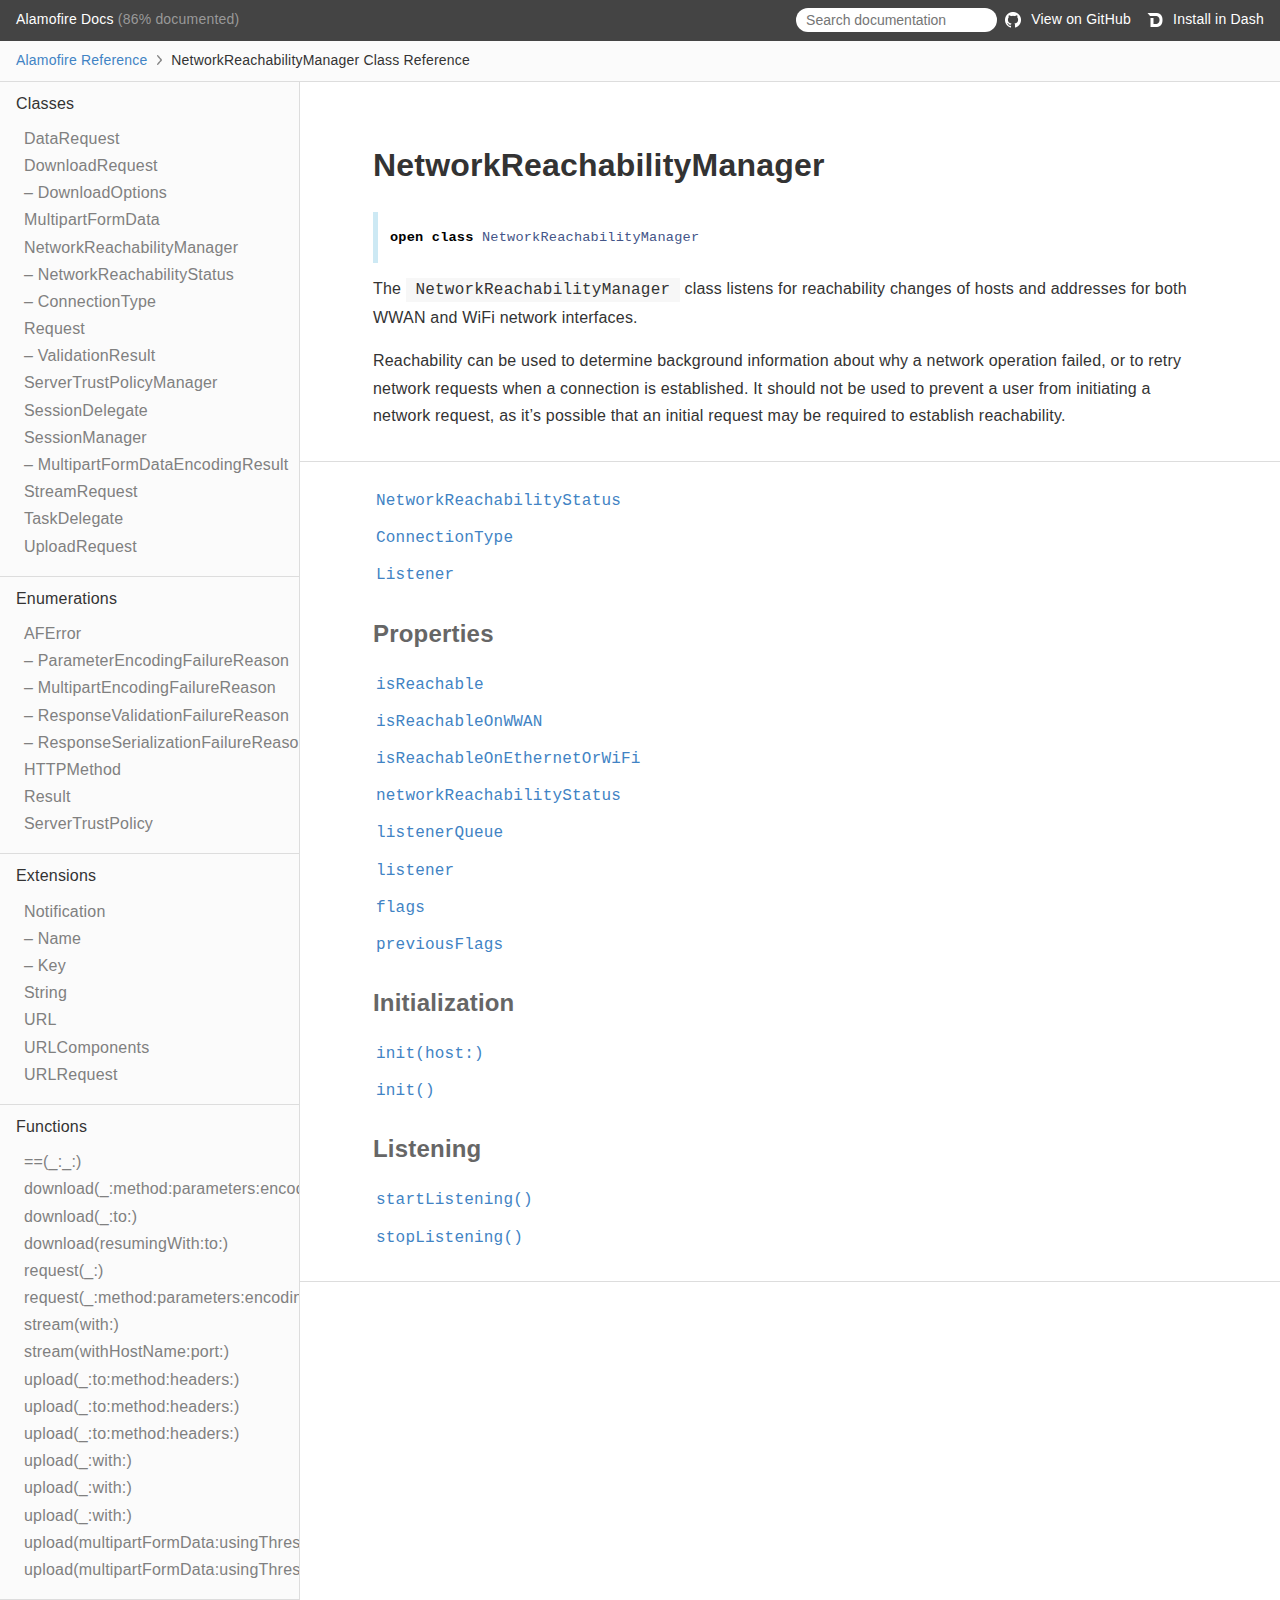
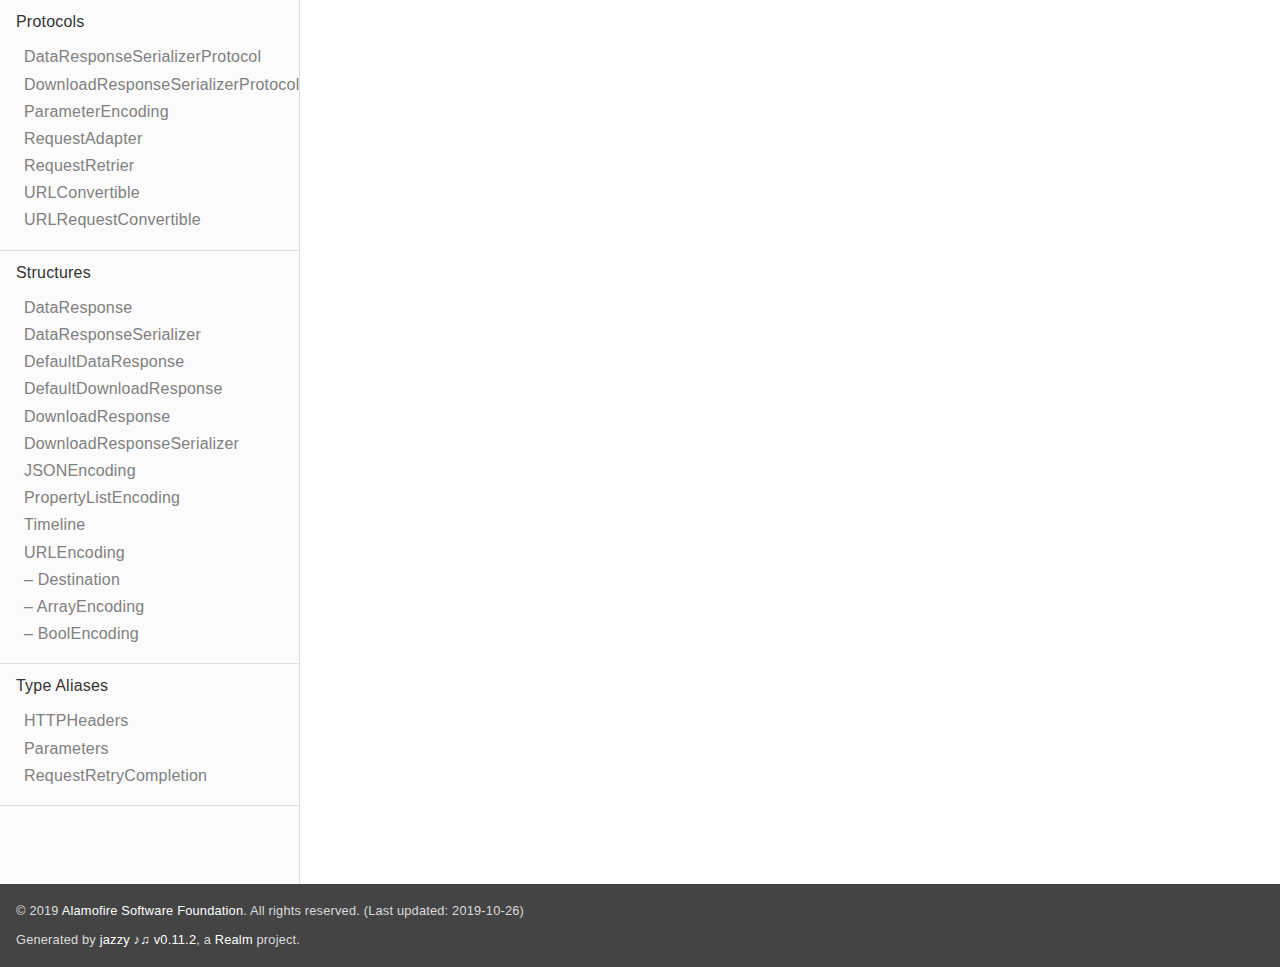
<file: Alamofire-4.9.1/docs/Classes/NetworkReachabilityManager.html>
<!DOCTYPE html>
<html lang="en">
  <head>
    <title>NetworkReachabilityManager Class Reference</title>
    <link rel="stylesheet" type="text/css" href="../css/jazzy.css" />
    <link rel="stylesheet" type="text/css" href="../css/highlight.css" />
    <meta charset="utf-8">
    <script src="../js/jquery.min.js" defer></script>
    <script src="../js/jazzy.js" defer></script>
    
    <script src="../js/lunr.min.js" defer></script>
    <script src="../js/typeahead.jquery.js" defer></script>
    <script src="../js/jazzy.search.js" defer></script>
  </head>
  <body>

    <a name="//apple_ref/swift/Class/NetworkReachabilityManager" class="dashAnchor"></a>

    <a title="NetworkReachabilityManager Class Reference"></a>

    <header class="header">
      <p class="header-col header-col--primary">
        <a class="header-link" href="../index.html">
          Alamofire Docs
        </a>
         (86% documented)
      </p>
    
      <p class="header-col--secondary">
        <form role="search" action="../search.json">
          <input type="text" placeholder="Search documentation" data-typeahead>
        </form>
      </p>
    
        <p class="header-col header-col--secondary">
          <a class="header-link" href="https://github.com/Alamofire/Alamofire">
            <img class="header-icon" src="../img/gh.png"/>
            View on GitHub
          </a>
        </p>
    
        <p class="header-col header-col--secondary">
          <a class="header-link" href="dash-feed://https%3A%2F%2Falamofire%2Egithub%2Eio%2FAlamofire%2Fdocsets%2FAlamofire%2Exml">
            <img class="header-icon" src="../img/dash.png"/>
            Install in Dash
          </a>
        </p>
    </header>

    <p class="breadcrumbs">
      <a class="breadcrumb" href="../index.html">Alamofire Reference</a>
      <img class="carat" src="../img/carat.png" />
      NetworkReachabilityManager Class Reference
    </p>

    <div class="content-wrapper">
      <nav class="navigation">
        <ul class="nav-groups">
          <li class="nav-group-name">
            <a class="nav-group-name-link" href="../Classes.html">Classes</a>
            <ul class="nav-group-tasks">
              <li class="nav-group-task">
                <a class="nav-group-task-link" href="../Classes/DataRequest.html">DataRequest</a>
              </li>
              <li class="nav-group-task">
                <a class="nav-group-task-link" href="../Classes/DownloadRequest.html">DownloadRequest</a>
              </li>
              <li class="nav-group-task">
                <a class="nav-group-task-link" href="../Classes/DownloadRequest/DownloadOptions.html">– DownloadOptions</a>
              </li>
              <li class="nav-group-task">
                <a class="nav-group-task-link" href="../Classes/MultipartFormData.html">MultipartFormData</a>
              </li>
              <li class="nav-group-task">
                <a class="nav-group-task-link" href="../Classes/NetworkReachabilityManager.html">NetworkReachabilityManager</a>
              </li>
              <li class="nav-group-task">
                <a class="nav-group-task-link" href="../Classes/NetworkReachabilityManager/NetworkReachabilityStatus.html">– NetworkReachabilityStatus</a>
              </li>
              <li class="nav-group-task">
                <a class="nav-group-task-link" href="../Classes/NetworkReachabilityManager/ConnectionType.html">– ConnectionType</a>
              </li>
              <li class="nav-group-task">
                <a class="nav-group-task-link" href="../Classes/Request.html">Request</a>
              </li>
              <li class="nav-group-task">
                <a class="nav-group-task-link" href="../Classes/Request/ValidationResult.html">– ValidationResult</a>
              </li>
              <li class="nav-group-task">
                <a class="nav-group-task-link" href="../Classes/ServerTrustPolicyManager.html">ServerTrustPolicyManager</a>
              </li>
              <li class="nav-group-task">
                <a class="nav-group-task-link" href="../Classes/SessionDelegate.html">SessionDelegate</a>
              </li>
              <li class="nav-group-task">
                <a class="nav-group-task-link" href="../Classes/SessionManager.html">SessionManager</a>
              </li>
              <li class="nav-group-task">
                <a class="nav-group-task-link" href="../Classes/SessionManager/MultipartFormDataEncodingResult.html">– MultipartFormDataEncodingResult</a>
              </li>
              <li class="nav-group-task">
                <a class="nav-group-task-link" href="../Classes.html#/s:9Alamofire13StreamRequestC">StreamRequest</a>
              </li>
              <li class="nav-group-task">
                <a class="nav-group-task-link" href="../Classes/TaskDelegate.html">TaskDelegate</a>
              </li>
              <li class="nav-group-task">
                <a class="nav-group-task-link" href="../Classes/UploadRequest.html">UploadRequest</a>
              </li>
            </ul>
          </li>
          <li class="nav-group-name">
            <a class="nav-group-name-link" href="../Enums.html">Enumerations</a>
            <ul class="nav-group-tasks">
              <li class="nav-group-task">
                <a class="nav-group-task-link" href="../Enums/AFError.html">AFError</a>
              </li>
              <li class="nav-group-task">
                <a class="nav-group-task-link" href="../Enums/AFError/ParameterEncodingFailureReason.html">– ParameterEncodingFailureReason</a>
              </li>
              <li class="nav-group-task">
                <a class="nav-group-task-link" href="../Enums/AFError/MultipartEncodingFailureReason.html">– MultipartEncodingFailureReason</a>
              </li>
              <li class="nav-group-task">
                <a class="nav-group-task-link" href="../Enums/AFError/ResponseValidationFailureReason.html">– ResponseValidationFailureReason</a>
              </li>
              <li class="nav-group-task">
                <a class="nav-group-task-link" href="../Enums/AFError/ResponseSerializationFailureReason.html">– ResponseSerializationFailureReason</a>
              </li>
              <li class="nav-group-task">
                <a class="nav-group-task-link" href="../Enums/HTTPMethod.html">HTTPMethod</a>
              </li>
              <li class="nav-group-task">
                <a class="nav-group-task-link" href="../Enums/Result.html">Result</a>
              </li>
              <li class="nav-group-task">
                <a class="nav-group-task-link" href="../Enums/ServerTrustPolicy.html">ServerTrustPolicy</a>
              </li>
            </ul>
          </li>
          <li class="nav-group-name">
            <a class="nav-group-name-link" href="../Extensions.html">Extensions</a>
            <ul class="nav-group-tasks">
              <li class="nav-group-task">
                <a class="nav-group-task-link" href="../Extensions/Notification.html">Notification</a>
              </li>
              <li class="nav-group-task">
                <a class="nav-group-task-link" href="../Extensions/Notification/Name.html">– Name</a>
              </li>
              <li class="nav-group-task">
                <a class="nav-group-task-link" href="../Extensions/Notification/Key.html">– Key</a>
              </li>
              <li class="nav-group-task">
                <a class="nav-group-task-link" href="../Extensions/String.html">String</a>
              </li>
              <li class="nav-group-task">
                <a class="nav-group-task-link" href="../Extensions/URL.html">URL</a>
              </li>
              <li class="nav-group-task">
                <a class="nav-group-task-link" href="../Extensions/URLComponents.html">URLComponents</a>
              </li>
              <li class="nav-group-task">
                <a class="nav-group-task-link" href="../Extensions/URLRequest.html">URLRequest</a>
              </li>
            </ul>
          </li>
          <li class="nav-group-name">
            <a class="nav-group-name-link" href="../Functions.html">Functions</a>
            <ul class="nav-group-tasks">
              <li class="nav-group-task">
                <a class="nav-group-task-link" href="../Functions.html#/s:9Alamofire2eeoiySbAA26NetworkReachabilityManagerC0cD6StatusO_AFtF">==(_:_:)</a>
              </li>
              <li class="nav-group-task">
                <a class="nav-group-task-link" href="../Functions.html#/s:[base64]">download(_:method:parameters:encoding:headers:to:)</a>
              </li>
              <li class="nav-group-task">
                <a class="nav-group-task-link" href="../Functions.html#/s:9Alamofire8download_2toAA15DownloadRequestCAA21URLRequestConvertible_p_10Foundation3URLV011destinationI0_AE0D7OptionsV7optionstAI_So17NSHTTPURLResponseCtcSgtF">download(_:to:)</a>
              </li>
              <li class="nav-group-task">
                <a class="nav-group-task-link" href="../Functions.html#/s:9Alamofire8download12resumingWith2toAA15DownloadRequestC10Foundation4DataV_AG3URLV011destinationJ0_AF0F7OptionsV7optionstAK_So17NSHTTPURLResponseCtcSgtF">download(resumingWith:to:)</a>
              </li>
              <li class="nav-group-task">
                <a class="nav-group-task-link" href="../Functions.html#/s:9Alamofire7requestyAA11DataRequestCAA21URLRequestConvertible_pF">request(_:)</a>
              </li>
              <li class="nav-group-task">
                <a class="nav-group-task-link" href="../Functions.html#/s:9Alamofire7request_6method10parameters8encoding7headersAA11DataRequestCAA14URLConvertible_p_AA10HTTPMethodOSDySSypGSgAA17ParameterEncoding_pSDyS2SGSgtF">request(_:method:parameters:encoding:headers:)</a>
              </li>
              <li class="nav-group-task">
                <a class="nav-group-task-link" href="../Functions.html#/s:9Alamofire6stream4withAA13StreamRequestCSo12NSNetServiceC_tF">stream(with:)</a>
              </li>
              <li class="nav-group-task">
                <a class="nav-group-task-link" href="../Functions.html#/s:9Alamofire6stream12withHostName4portAA13StreamRequestCSS_SitF">stream(withHostName:port:)</a>
              </li>
              <li class="nav-group-task">
                <a class="nav-group-task-link" href="../Functions.html#/s:9Alamofire6upload_2to6method7headersAA13UploadRequestC10Foundation3URLV_AA14URLConvertible_pAA10HTTPMethodOSDyS2SGSgtF">upload(_:to:method:headers:)</a>
              </li>
              <li class="nav-group-task">
                <a class="nav-group-task-link" href="../Functions.html#/s:9Alamofire6upload_2to6method7headersAA13UploadRequestC10Foundation4DataV_AA14URLConvertible_pAA10HTTPMethodOSDyS2SGSgtF">upload(_:to:method:headers:)</a>
              </li>
              <li class="nav-group-task">
                <a class="nav-group-task-link" href="../Functions.html#/s:9Alamofire6upload_2to6method7headersAA13UploadRequestCSo13NSInputStreamC_AA14URLConvertible_pAA10HTTPMethodOSDyS2SGSgtF">upload(_:to:method:headers:)</a>
              </li>
              <li class="nav-group-task">
                <a class="nav-group-task-link" href="../Functions.html#/s:9Alamofire6upload_4withAA13UploadRequestC10Foundation3URLV_AA21URLRequestConvertible_ptF">upload(_:with:)</a>
              </li>
              <li class="nav-group-task">
                <a class="nav-group-task-link" href="../Functions.html#/s:9Alamofire6upload_4withAA13UploadRequestC10Foundation4DataV_AA21URLRequestConvertible_ptF">upload(_:with:)</a>
              </li>
              <li class="nav-group-task">
                <a class="nav-group-task-link" href="../Functions.html#/s:9Alamofire6upload_4withAA13UploadRequestCSo13NSInputStreamC_AA21URLRequestConvertible_ptF">upload(_:with:)</a>
              </li>
              <li class="nav-group-task">
                <a class="nav-group-task-link" href="../Functions.html#/s:[base64]">upload(multipartFormData:usingThreshold:to:method:headers:encodingCompletion:)</a>
              </li>
              <li class="nav-group-task">
                <a class="nav-group-task-link" href="../Functions.html#/s:9Alamofire6upload17multipartFormData14usingThreshold4with18encodingCompletionyyAA09MultipartdE0Cc_s6UInt64VAA21URLRequestConvertible_pyAA14SessionManagerC0kdE14EncodingResultOcSgtF">upload(multipartFormData:usingThreshold:with:encodingCompletion:)</a>
              </li>
            </ul>
          </li>
          <li class="nav-group-name">
            <a class="nav-group-name-link" href="../Protocols.html">Protocols</a>
            <ul class="nav-group-tasks">
              <li class="nav-group-task">
                <a class="nav-group-task-link" href="../Protocols/DataResponseSerializerProtocol.html">DataResponseSerializerProtocol</a>
              </li>
              <li class="nav-group-task">
                <a class="nav-group-task-link" href="../Protocols/DownloadResponseSerializerProtocol.html">DownloadResponseSerializerProtocol</a>
              </li>
              <li class="nav-group-task">
                <a class="nav-group-task-link" href="../Protocols/ParameterEncoding.html">ParameterEncoding</a>
              </li>
              <li class="nav-group-task">
                <a class="nav-group-task-link" href="../Protocols/RequestAdapter.html">RequestAdapter</a>
              </li>
              <li class="nav-group-task">
                <a class="nav-group-task-link" href="../Protocols/RequestRetrier.html">RequestRetrier</a>
              </li>
              <li class="nav-group-task">
                <a class="nav-group-task-link" href="../Protocols/URLConvertible.html">URLConvertible</a>
              </li>
              <li class="nav-group-task">
                <a class="nav-group-task-link" href="../Protocols/URLRequestConvertible.html">URLRequestConvertible</a>
              </li>
            </ul>
          </li>
          <li class="nav-group-name">
            <a class="nav-group-name-link" href="../Structs.html">Structures</a>
            <ul class="nav-group-tasks">
              <li class="nav-group-task">
                <a class="nav-group-task-link" href="../Structs/DataResponse.html">DataResponse</a>
              </li>
              <li class="nav-group-task">
                <a class="nav-group-task-link" href="../Structs/DataResponseSerializer.html">DataResponseSerializer</a>
              </li>
              <li class="nav-group-task">
                <a class="nav-group-task-link" href="../Structs/DefaultDataResponse.html">DefaultDataResponse</a>
              </li>
              <li class="nav-group-task">
                <a class="nav-group-task-link" href="../Structs/DefaultDownloadResponse.html">DefaultDownloadResponse</a>
              </li>
              <li class="nav-group-task">
                <a class="nav-group-task-link" href="../Structs/DownloadResponse.html">DownloadResponse</a>
              </li>
              <li class="nav-group-task">
                <a class="nav-group-task-link" href="../Structs/DownloadResponseSerializer.html">DownloadResponseSerializer</a>
              </li>
              <li class="nav-group-task">
                <a class="nav-group-task-link" href="../Structs/JSONEncoding.html">JSONEncoding</a>
              </li>
              <li class="nav-group-task">
                <a class="nav-group-task-link" href="../Structs/PropertyListEncoding.html">PropertyListEncoding</a>
              </li>
              <li class="nav-group-task">
                <a class="nav-group-task-link" href="../Structs/Timeline.html">Timeline</a>
              </li>
              <li class="nav-group-task">
                <a class="nav-group-task-link" href="../Structs/URLEncoding.html">URLEncoding</a>
              </li>
              <li class="nav-group-task">
                <a class="nav-group-task-link" href="../Structs/URLEncoding/Destination.html">– Destination</a>
              </li>
              <li class="nav-group-task">
                <a class="nav-group-task-link" href="../Structs/URLEncoding/ArrayEncoding.html">– ArrayEncoding</a>
              </li>
              <li class="nav-group-task">
                <a class="nav-group-task-link" href="../Structs/URLEncoding/BoolEncoding.html">– BoolEncoding</a>
              </li>
            </ul>
          </li>
          <li class="nav-group-name">
            <a class="nav-group-name-link" href="../Typealiases.html">Type Aliases</a>
            <ul class="nav-group-tasks">
              <li class="nav-group-task">
                <a class="nav-group-task-link" href="../Typealiases.html#/s:9Alamofire11HTTPHeadersa">HTTPHeaders</a>
              </li>
              <li class="nav-group-task">
                <a class="nav-group-task-link" href="../Typealiases.html#/s:9Alamofire10Parametersa">Parameters</a>
              </li>
              <li class="nav-group-task">
                <a class="nav-group-task-link" href="../Typealiases.html#/s:9Alamofire22RequestRetryCompletiona">RequestRetryCompletion</a>
              </li>
            </ul>
          </li>
        </ul>
      </nav>
      <article class="main-content">

        <section class="section">
          <div class="section-content">
            <h1>NetworkReachabilityManager</h1>
              <div class="declaration">
                <div class="language">
                  <pre class="highlight swift"><code><span class="kd">open</span> <span class="kd">class</span> <span class="kt">NetworkReachabilityManager</span></code></pre>

                </div>
              </div>
            <p>The <code>NetworkReachabilityManager</code> class listens for reachability changes of hosts and addresses for both WWAN and
WiFi network interfaces.</p>

<p>Reachability can be used to determine background information about why a network operation failed, or to retry
network requests when a connection is established. It should not be used to prevent a user from initiating a network
request, as it&rsquo;s possible that an initial request may be required to establish reachability.</p>

          </div>
        </section>

        <section class="section">
          <div class="section-content">
            <div class="task-group">
              <ul class="item-container">
                <li class="item">
                  <div>
                    <code>
                    <a name="/s:9Alamofire26NetworkReachabilityManagerC0bC6StatusO"></a>
                    <a name="//apple_ref/swift/Enum/NetworkReachabilityStatus" class="dashAnchor"></a>
                    <a class="token" href="#/s:9Alamofire26NetworkReachabilityManagerC0bC6StatusO">NetworkReachabilityStatus</a>
                    </code>
                  </div>
                  <div class="height-container">
                    <div class="pointer-container"></div>
                    <section class="section">
                      <div class="pointer"></div>
                      <div class="abstract">
                        <p>Defines the various states of network reachability.</p>

<ul>
<li>unknown:      It is unknown whether the network is reachable.</li>
<li>notReachable: The network is not reachable.</li>
<li>reachable:    The network is reachable.</li>
</ul>

                        <a href="../Classes/NetworkReachabilityManager/NetworkReachabilityStatus.html" class="slightly-smaller">See more</a>
                      </div>
                      <div class="declaration">
                        <h4>Declaration</h4>
                        <div class="language">
                          <p class="aside-title">Swift</p>
                          <pre class="highlight swift"><code><span class="kd">public</span> <span class="kd">enum</span> <span class="kt">NetworkReachabilityStatus</span></code></pre>

                        </div>
                      </div>
                    </section>
                  </div>
                </li>
                <li class="item">
                  <div>
                    <code>
                    <a name="/s:9Alamofire26NetworkReachabilityManagerC14ConnectionTypeO"></a>
                    <a name="//apple_ref/swift/Enum/ConnectionType" class="dashAnchor"></a>
                    <a class="token" href="#/s:9Alamofire26NetworkReachabilityManagerC14ConnectionTypeO">ConnectionType</a>
                    </code>
                  </div>
                  <div class="height-container">
                    <div class="pointer-container"></div>
                    <section class="section">
                      <div class="pointer"></div>
                      <div class="abstract">
                        <p>Defines the various connection types detected by reachability flags.</p>

<ul>
<li>ethernetOrWiFi: The connection type is either over Ethernet or WiFi.</li>
<li>wwan:           The connection type is a WWAN connection.</li>
</ul>

                        <a href="../Classes/NetworkReachabilityManager/ConnectionType.html" class="slightly-smaller">See more</a>
                      </div>
                      <div class="declaration">
                        <h4>Declaration</h4>
                        <div class="language">
                          <p class="aside-title">Swift</p>
                          <pre class="highlight swift"><code><span class="kd">public</span> <span class="kd">enum</span> <span class="kt">ConnectionType</span></code></pre>

                        </div>
                      </div>
                    </section>
                  </div>
                </li>
                <li class="item">
                  <div>
                    <code>
                    <a name="/s:9Alamofire26NetworkReachabilityManagerC8Listenera"></a>
                    <a name="//apple_ref/swift/Alias/Listener" class="dashAnchor"></a>
                    <a class="token" href="#/s:9Alamofire26NetworkReachabilityManagerC8Listenera">Listener</a>
                    </code>
                  </div>
                  <div class="height-container">
                    <div class="pointer-container"></div>
                    <section class="section">
                      <div class="pointer"></div>
                      <div class="abstract">
                        <p>A closure executed when the network reachability status changes. The closure takes a single argument: the
network reachability status.</p>

                      </div>
                      <div class="declaration">
                        <h4>Declaration</h4>
                        <div class="language">
                          <p class="aside-title">Swift</p>
                          <pre class="highlight swift"><code><span class="kd">public</span> <span class="kd">typealias</span> <span class="kt">Listener</span> <span class="o">=</span> <span class="p">(</span><span class="kt"><a href="../Classes/NetworkReachabilityManager/NetworkReachabilityStatus.html">NetworkReachabilityStatus</a></span><span class="p">)</span> <span class="o">-&gt;</span> <span class="kt">Void</span></code></pre>

                        </div>
                      </div>
                    </section>
                  </div>
                </li>
              </ul>
            </div>
            <div class="task-group">
              <div class="task-name-container">
                <a name="/Properties"></a>
                <a name="//apple_ref/swift/Section/Properties" class="dashAnchor"></a>
                <a href="#/Properties">
                  <h3 class="section-name">Properties</h3>
                </a>
              </div>
              <ul class="item-container">
                <li class="item">
                  <div>
                    <code>
                    <a name="/s:9Alamofire26NetworkReachabilityManagerC11isReachableSbvp"></a>
                    <a name="//apple_ref/swift/Property/isReachable" class="dashAnchor"></a>
                    <a class="token" href="#/s:9Alamofire26NetworkReachabilityManagerC11isReachableSbvp">isReachable</a>
                    </code>
                  </div>
                  <div class="height-container">
                    <div class="pointer-container"></div>
                    <section class="section">
                      <div class="pointer"></div>
                      <div class="abstract">
                        <p>Whether the network is currently reachable.</p>

                      </div>
                      <div class="declaration">
                        <h4>Declaration</h4>
                        <div class="language">
                          <p class="aside-title">Swift</p>
                          <pre class="highlight swift"><code><span class="kd">open</span> <span class="k">var</span> <span class="nv">isReachable</span><span class="p">:</span> <span class="kt">Bool</span> <span class="p">{</span> <span class="k">get</span> <span class="p">}</span></code></pre>

                        </div>
                      </div>
                    </section>
                  </div>
                </li>
                <li class="item">
                  <div>
                    <code>
                    <a name="/s:9Alamofire26NetworkReachabilityManagerC17isReachableOnWWANSbvp"></a>
                    <a name="//apple_ref/swift/Property/isReachableOnWWAN" class="dashAnchor"></a>
                    <a class="token" href="#/s:9Alamofire26NetworkReachabilityManagerC17isReachableOnWWANSbvp">isReachableOnWWAN</a>
                    </code>
                  </div>
                  <div class="height-container">
                    <div class="pointer-container"></div>
                    <section class="section">
                      <div class="pointer"></div>
                      <div class="abstract">
                        <p>Whether the network is currently reachable over the WWAN interface.</p>

                      </div>
                      <div class="declaration">
                        <h4>Declaration</h4>
                        <div class="language">
                          <p class="aside-title">Swift</p>
                          <pre class="highlight swift"><code><span class="kd">open</span> <span class="k">var</span> <span class="nv">isReachableOnWWAN</span><span class="p">:</span> <span class="kt">Bool</span> <span class="p">{</span> <span class="k">get</span> <span class="p">}</span></code></pre>

                        </div>
                      </div>
                    </section>
                  </div>
                </li>
                <li class="item">
                  <div>
                    <code>
                    <a name="/s:9Alamofire26NetworkReachabilityManagerC27isReachableOnEthernetOrWiFiSbvp"></a>
                    <a name="//apple_ref/swift/Property/isReachableOnEthernetOrWiFi" class="dashAnchor"></a>
                    <a class="token" href="#/s:9Alamofire26NetworkReachabilityManagerC27isReachableOnEthernetOrWiFiSbvp">isReachableOnEthernetOrWiFi</a>
                    </code>
                  </div>
                  <div class="height-container">
                    <div class="pointer-container"></div>
                    <section class="section">
                      <div class="pointer"></div>
                      <div class="abstract">
                        <p>Whether the network is currently reachable over Ethernet or WiFi interface.</p>

                      </div>
                      <div class="declaration">
                        <h4>Declaration</h4>
                        <div class="language">
                          <p class="aside-title">Swift</p>
                          <pre class="highlight swift"><code><span class="kd">open</span> <span class="k">var</span> <span class="nv">isReachableOnEthernetOrWiFi</span><span class="p">:</span> <span class="kt">Bool</span> <span class="p">{</span> <span class="k">get</span> <span class="p">}</span></code></pre>

                        </div>
                      </div>
                    </section>
                  </div>
                </li>
                <li class="item">
                  <div>
                    <code>
                    <a name="/s:9Alamofire26NetworkReachabilityManagerC07networkC6StatusAC0bcF0Ovp"></a>
                    <a name="//apple_ref/swift/Property/networkReachabilityStatus" class="dashAnchor"></a>
                    <a class="token" href="#/s:9Alamofire26NetworkReachabilityManagerC07networkC6StatusAC0bcF0Ovp">networkReachabilityStatus</a>
                    </code>
                  </div>
                  <div class="height-container">
                    <div class="pointer-container"></div>
                    <section class="section">
                      <div class="pointer"></div>
                      <div class="abstract">
                        <p>The current network reachability status.</p>

                      </div>
                      <div class="declaration">
                        <h4>Declaration</h4>
                        <div class="language">
                          <p class="aside-title">Swift</p>
                          <pre class="highlight swift"><code><span class="kd">open</span> <span class="k">var</span> <span class="nv">networkReachabilityStatus</span><span class="p">:</span> <span class="kt"><a href="../Classes/NetworkReachabilityManager/NetworkReachabilityStatus.html">NetworkReachabilityStatus</a></span> <span class="p">{</span> <span class="k">get</span> <span class="p">}</span></code></pre>

                        </div>
                      </div>
                    </section>
                  </div>
                </li>
                <li class="item">
                  <div>
                    <code>
                    <a name="/s:9Alamofire26NetworkReachabilityManagerC13listenerQueueSo17OS_dispatch_queueCvp"></a>
                    <a name="//apple_ref/swift/Property/listenerQueue" class="dashAnchor"></a>
                    <a class="token" href="#/s:9Alamofire26NetworkReachabilityManagerC13listenerQueueSo17OS_dispatch_queueCvp">listenerQueue</a>
                    </code>
                  </div>
                  <div class="height-container">
                    <div class="pointer-container"></div>
                    <section class="section">
                      <div class="pointer"></div>
                      <div class="abstract">
                        <p>The dispatch queue to execute the <code><a href="../Classes/NetworkReachabilityManager.html#/s:9Alamofire26NetworkReachabilityManagerC8listeneryAC0bC6StatusOcSgvp">listener</a></code> closure on.</p>

                      </div>
                      <div class="declaration">
                        <h4>Declaration</h4>
                        <div class="language">
                          <p class="aside-title">Swift</p>
                          <pre class="highlight swift"><code><span class="kd">open</span> <span class="k">var</span> <span class="nv">listenerQueue</span><span class="p">:</span> <span class="kt">DispatchQueue</span></code></pre>

                        </div>
                      </div>
                    </section>
                  </div>
                </li>
                <li class="item">
                  <div>
                    <code>
                    <a name="/s:9Alamofire26NetworkReachabilityManagerC8listeneryAC0bC6StatusOcSgvp"></a>
                    <a name="//apple_ref/swift/Property/listener" class="dashAnchor"></a>
                    <a class="token" href="#/s:9Alamofire26NetworkReachabilityManagerC8listeneryAC0bC6StatusOcSgvp">listener</a>
                    </code>
                  </div>
                  <div class="height-container">
                    <div class="pointer-container"></div>
                    <section class="section">
                      <div class="pointer"></div>
                      <div class="abstract">
                        <p>A closure executed when the network reachability status changes.</p>

                      </div>
                      <div class="declaration">
                        <h4>Declaration</h4>
                        <div class="language">
                          <p class="aside-title">Swift</p>
                          <pre class="highlight swift"><code><span class="kd">open</span> <span class="k">var</span> <span class="nv">listener</span><span class="p">:</span> <span class="kt">NetworkReachabilityManager</span><span class="o">.</span><span class="kt"><a href="../Classes/NetworkReachabilityManager.html#/s:9Alamofire26NetworkReachabilityManagerC8Listenera">Listener</a></span><span class="p">?</span></code></pre>

                        </div>
                      </div>
                    </section>
                  </div>
                </li>
                <li class="item">
                  <div>
                    <code>
                    <a name="/s:9Alamofire26NetworkReachabilityManagerC5flagsSo09SCNetworkC5FlagsVSgvp"></a>
                    <a name="//apple_ref/swift/Property/flags" class="dashAnchor"></a>
                    <a class="token" href="#/s:9Alamofire26NetworkReachabilityManagerC5flagsSo09SCNetworkC5FlagsVSgvp">flags</a>
                    </code>
                  </div>
                  <div class="height-container">
                    <div class="pointer-container"></div>
                    <section class="section">
                      <div class="pointer"></div>
                      <div class="abstract">
                        <p>Undocumented</p>

                      </div>
                      <div class="declaration">
                        <h4>Declaration</h4>
                        <div class="language">
                          <p class="aside-title">Swift</p>
                          <pre class="highlight swift"><code><span class="kd">open</span> <span class="k">var</span> <span class="nv">flags</span><span class="p">:</span> <span class="kt">SCNetworkReachabilityFlags</span><span class="p">?</span> <span class="p">{</span> <span class="k">get</span> <span class="p">}</span></code></pre>

                        </div>
                      </div>
                    </section>
                  </div>
                </li>
                <li class="item">
                  <div>
                    <code>
                    <a name="/s:9Alamofire26NetworkReachabilityManagerC13previousFlagsSo09SCNetworkcF0Vvp"></a>
                    <a name="//apple_ref/swift/Property/previousFlags" class="dashAnchor"></a>
                    <a class="token" href="#/s:9Alamofire26NetworkReachabilityManagerC13previousFlagsSo09SCNetworkcF0Vvp">previousFlags</a>
                    </code>
                  </div>
                  <div class="height-container">
                    <div class="pointer-container"></div>
                    <section class="section">
                      <div class="pointer"></div>
                      <div class="abstract">
                        <p>Undocumented</p>

                      </div>
                      <div class="declaration">
                        <h4>Declaration</h4>
                        <div class="language">
                          <p class="aside-title">Swift</p>
                          <pre class="highlight swift"><code><span class="kd">open</span> <span class="k">var</span> <span class="nv">previousFlags</span><span class="p">:</span> <span class="kt">SCNetworkReachabilityFlags</span></code></pre>

                        </div>
                      </div>
                    </section>
                  </div>
                </li>
              </ul>
            </div>
            <div class="task-group">
              <div class="task-name-container">
                <a name="/Initialization"></a>
                <a name="//apple_ref/swift/Section/Initialization" class="dashAnchor"></a>
                <a href="#/Initialization">
                  <h3 class="section-name">Initialization</h3>
                </a>
              </div>
              <ul class="item-container">
                <li class="item">
                  <div>
                    <code>
                    <a name="/s:9Alamofire26NetworkReachabilityManagerC4hostACSgSS_tcfc"></a>
                    <a name="//apple_ref/swift/Method/init(host:)" class="dashAnchor"></a>
                    <a class="token" href="#/s:9Alamofire26NetworkReachabilityManagerC4hostACSgSS_tcfc">init(host:)</a>
                    </code>
                  </div>
                  <div class="height-container">
                    <div class="pointer-container"></div>
                    <section class="section">
                      <div class="pointer"></div>
                      <div class="abstract">
                        <p>Creates a <code>NetworkReachabilityManager</code> instance with the specified host.</p>

                      </div>
                      <div class="declaration">
                        <h4>Declaration</h4>
                        <div class="language">
                          <p class="aside-title">Swift</p>
                          <pre class="highlight swift"><code><span class="kd">public</span> <span class="n">convenience</span> <span class="nf">init</span><span class="p">?(</span><span class="nv">host</span><span class="p">:</span> <span class="kt">String</span><span class="p">)</span></code></pre>

                        </div>
                      </div>
                      <div>
                        <h4>Parameters</h4>
                        <table class="graybox">
                          <tbody>
                            <tr>
                              <td>
                                <code>
                                <em>host</em>
                                </code>
                              </td>
                              <td>
                                <div>
                                  <p>The host used to evaluate network reachability.</p>
                                </div>
                              </td>
                            </tr>
                          </tbody>
                        </table>
                      </div>
                      <div>
                        <h4>Return Value</h4>
                        <p>The new <code>NetworkReachabilityManager</code> instance.</p>
                      </div>
                    </section>
                  </div>
                </li>
                <li class="item">
                  <div>
                    <code>
                    <a name="/s:9Alamofire26NetworkReachabilityManagerCACSgycfc"></a>
                    <a name="//apple_ref/swift/Method/init()" class="dashAnchor"></a>
                    <a class="token" href="#/s:9Alamofire26NetworkReachabilityManagerCACSgycfc">init()</a>
                    </code>
                  </div>
                  <div class="height-container">
                    <div class="pointer-container"></div>
                    <section class="section">
                      <div class="pointer"></div>
                      <div class="abstract">
                        <p>Creates a <code>NetworkReachabilityManager</code> instance that monitors the address 0.0.0.0.</p>

<p>Reachability treats the 0.0.0.0 address as a special token that causes it to monitor the general routing
status of the device, both IPv4 and IPv6.</p>

                      </div>
                      <div class="declaration">
                        <h4>Declaration</h4>
                        <div class="language">
                          <p class="aside-title">Swift</p>
                          <pre class="highlight swift"><code><span class="kd">public</span> <span class="n">convenience</span> <span class="nf">init</span><span class="p">?()</span></code></pre>

                        </div>
                      </div>
                      <div>
                        <h4>Return Value</h4>
                        <p>The new <code>NetworkReachabilityManager</code> instance.</p>
                      </div>
                    </section>
                  </div>
                </li>
              </ul>
            </div>
            <div class="task-group">
              <div class="task-name-container">
                <a name="/Listening"></a>
                <a name="//apple_ref/swift/Section/Listening" class="dashAnchor"></a>
                <a href="#/Listening">
                  <h3 class="section-name">Listening</h3>
                </a>
              </div>
              <ul class="item-container">
                <li class="item">
                  <div>
                    <code>
                    <a name="/s:9Alamofire26NetworkReachabilityManagerC14startListeningSbyF"></a>
                    <a name="//apple_ref/swift/Method/startListening()" class="dashAnchor"></a>
                    <a class="token" href="#/s:9Alamofire26NetworkReachabilityManagerC14startListeningSbyF">startListening()</a>
                    </code>
                  </div>
                  <div class="height-container">
                    <div class="pointer-container"></div>
                    <section class="section">
                      <div class="pointer"></div>
                      <div class="abstract">
                        <p>Starts listening for changes in network reachability status.</p>

                      </div>
                      <div class="declaration">
                        <h4>Declaration</h4>
                        <div class="language">
                          <p class="aside-title">Swift</p>
                          <pre class="highlight swift"><code><span class="kd">@discardableResult</span>
<span class="kd">open</span> <span class="kd">func</span> <span class="nf">startListening</span><span class="p">()</span> <span class="o">-&gt;</span> <span class="kt">Bool</span></code></pre>

                        </div>
                      </div>
                      <div>
                        <h4>Return Value</h4>
                        <p><code>true</code> if listening was started successfully, <code>false</code> otherwise.</p>
                      </div>
                    </section>
                  </div>
                </li>
                <li class="item">
                  <div>
                    <code>
                    <a name="/s:9Alamofire26NetworkReachabilityManagerC13stopListeningyyF"></a>
                    <a name="//apple_ref/swift/Method/stopListening()" class="dashAnchor"></a>
                    <a class="token" href="#/s:9Alamofire26NetworkReachabilityManagerC13stopListeningyyF">stopListening()</a>
                    </code>
                  </div>
                  <div class="height-container">
                    <div class="pointer-container"></div>
                    <section class="section">
                      <div class="pointer"></div>
                      <div class="abstract">
                        <p>Stops listening for changes in network reachability status.</p>

                      </div>
                      <div class="declaration">
                        <h4>Declaration</h4>
                        <div class="language">
                          <p class="aside-title">Swift</p>
                          <pre class="highlight swift"><code><span class="kd">open</span> <span class="kd">func</span> <span class="nf">stopListening</span><span class="p">()</span></code></pre>

                        </div>
                      </div>
                    </section>
                  </div>
                </li>
              </ul>
            </div>
          </div>
        </section>

      </article>
    </div>
    <section class="footer">
      <p>&copy; 2019 <a class="link" href="http://alamofire.org/" target="_blank" rel="external">Alamofire Software Foundation</a>. All rights reserved. (Last updated: 2019-10-26)</p>
      <p>Generated by <a class="link" href="https://github.com/realm/jazzy" target="_blank" rel="external">jazzy ♪♫ v0.11.2</a>, a <a class="link" href="https://realm.io" target="_blank" rel="external">Realm</a> project.</p>
    </section>
  </body>
</div>
</html>
</file>
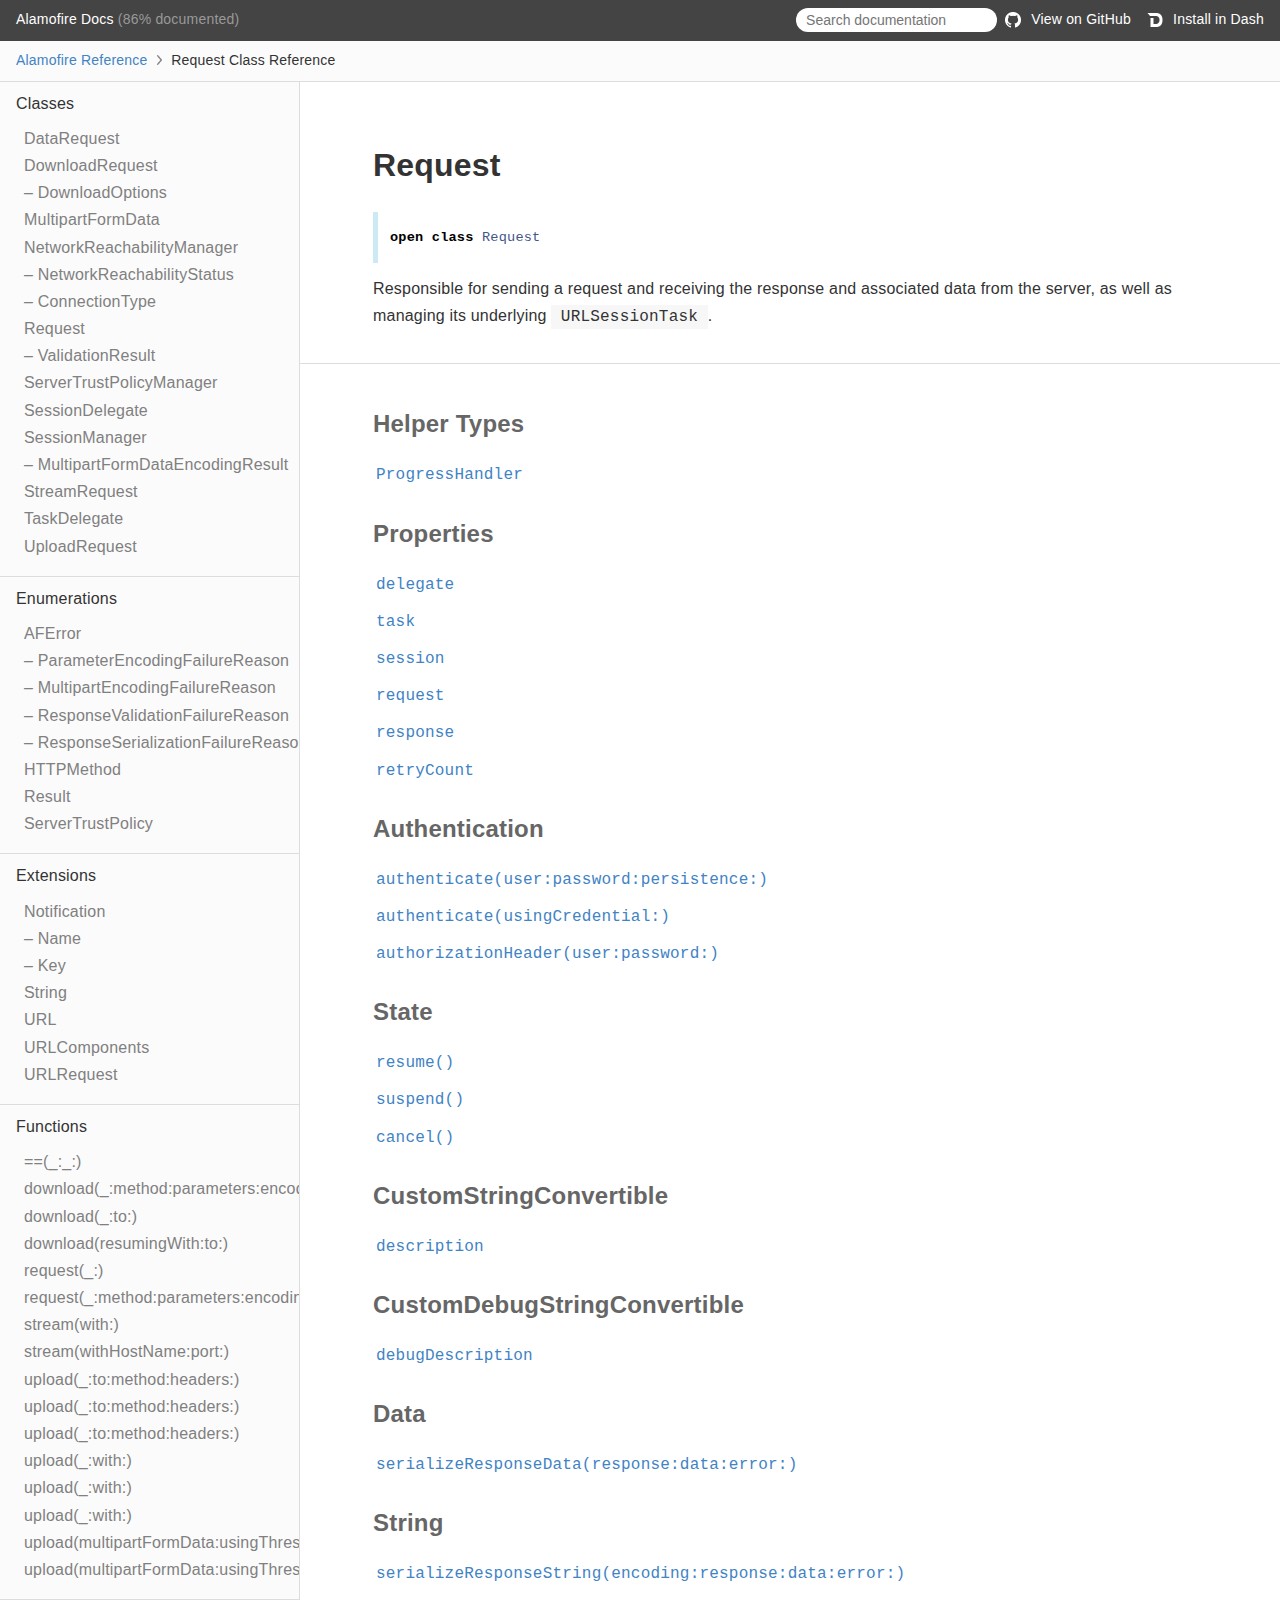
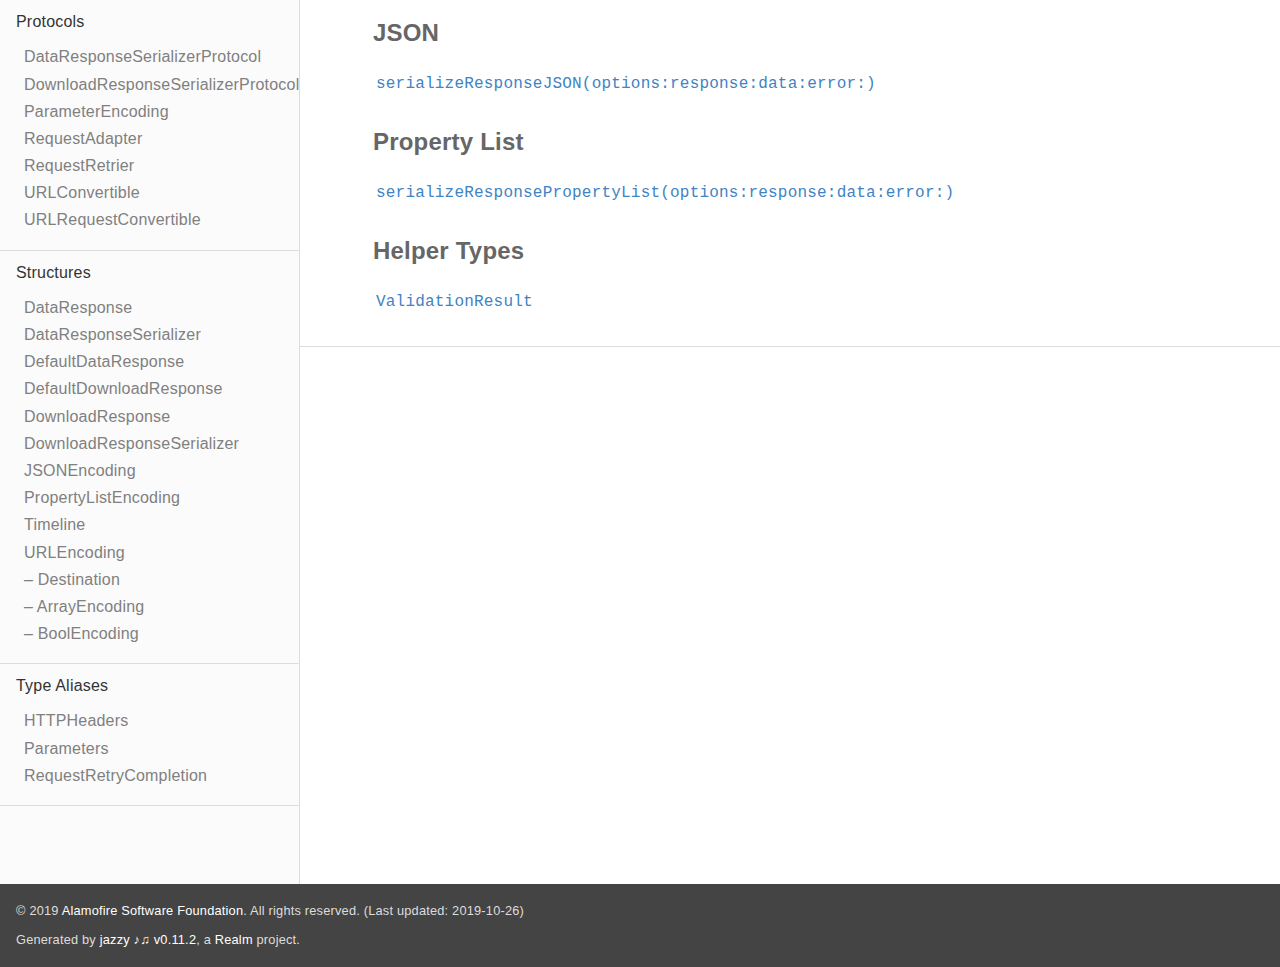
<file: Alamofire-4.9.1/docs/Classes/Request.html>
<!DOCTYPE html>
<html lang="en">
  <head>
    <title>Request Class Reference</title>
    <link rel="stylesheet" type="text/css" href="../css/jazzy.css" />
    <link rel="stylesheet" type="text/css" href="../css/highlight.css" />
    <meta charset="utf-8">
    <script src="../js/jquery.min.js" defer></script>
    <script src="../js/jazzy.js" defer></script>
    
    <script src="../js/lunr.min.js" defer></script>
    <script src="../js/typeahead.jquery.js" defer></script>
    <script src="../js/jazzy.search.js" defer></script>
  </head>
  <body>

    <a name="//apple_ref/swift/Class/Request" class="dashAnchor"></a>

    <a title="Request Class Reference"></a>

    <header class="header">
      <p class="header-col header-col--primary">
        <a class="header-link" href="../index.html">
          Alamofire Docs
        </a>
         (86% documented)
      </p>
    
      <p class="header-col--secondary">
        <form role="search" action="../search.json">
          <input type="text" placeholder="Search documentation" data-typeahead>
        </form>
      </p>
    
        <p class="header-col header-col--secondary">
          <a class="header-link" href="https://github.com/Alamofire/Alamofire">
            <img class="header-icon" src="../img/gh.png"/>
            View on GitHub
          </a>
        </p>
    
        <p class="header-col header-col--secondary">
          <a class="header-link" href="dash-feed://https%3A%2F%2Falamofire%2Egithub%2Eio%2FAlamofire%2Fdocsets%2FAlamofire%2Exml">
            <img class="header-icon" src="../img/dash.png"/>
            Install in Dash
          </a>
        </p>
    </header>

    <p class="breadcrumbs">
      <a class="breadcrumb" href="../index.html">Alamofire Reference</a>
      <img class="carat" src="../img/carat.png" />
      Request Class Reference
    </p>

    <div class="content-wrapper">
      <nav class="navigation">
        <ul class="nav-groups">
          <li class="nav-group-name">
            <a class="nav-group-name-link" href="../Classes.html">Classes</a>
            <ul class="nav-group-tasks">
              <li class="nav-group-task">
                <a class="nav-group-task-link" href="../Classes/DataRequest.html">DataRequest</a>
              </li>
              <li class="nav-group-task">
                <a class="nav-group-task-link" href="../Classes/DownloadRequest.html">DownloadRequest</a>
              </li>
              <li class="nav-group-task">
                <a class="nav-group-task-link" href="../Classes/DownloadRequest/DownloadOptions.html">– DownloadOptions</a>
              </li>
              <li class="nav-group-task">
                <a class="nav-group-task-link" href="../Classes/MultipartFormData.html">MultipartFormData</a>
              </li>
              <li class="nav-group-task">
                <a class="nav-group-task-link" href="../Classes/NetworkReachabilityManager.html">NetworkReachabilityManager</a>
              </li>
              <li class="nav-group-task">
                <a class="nav-group-task-link" href="../Classes/NetworkReachabilityManager/NetworkReachabilityStatus.html">– NetworkReachabilityStatus</a>
              </li>
              <li class="nav-group-task">
                <a class="nav-group-task-link" href="../Classes/NetworkReachabilityManager/ConnectionType.html">– ConnectionType</a>
              </li>
              <li class="nav-group-task">
                <a class="nav-group-task-link" href="../Classes/Request.html">Request</a>
              </li>
              <li class="nav-group-task">
                <a class="nav-group-task-link" href="../Classes/Request/ValidationResult.html">– ValidationResult</a>
              </li>
              <li class="nav-group-task">
                <a class="nav-group-task-link" href="../Classes/ServerTrustPolicyManager.html">ServerTrustPolicyManager</a>
              </li>
              <li class="nav-group-task">
                <a class="nav-group-task-link" href="../Classes/SessionDelegate.html">SessionDelegate</a>
              </li>
              <li class="nav-group-task">
                <a class="nav-group-task-link" href="../Classes/SessionManager.html">SessionManager</a>
              </li>
              <li class="nav-group-task">
                <a class="nav-group-task-link" href="../Classes/SessionManager/MultipartFormDataEncodingResult.html">– MultipartFormDataEncodingResult</a>
              </li>
              <li class="nav-group-task">
                <a class="nav-group-task-link" href="../Classes.html#/s:9Alamofire13StreamRequestC">StreamRequest</a>
              </li>
              <li class="nav-group-task">
                <a class="nav-group-task-link" href="../Classes/TaskDelegate.html">TaskDelegate</a>
              </li>
              <li class="nav-group-task">
                <a class="nav-group-task-link" href="../Classes/UploadRequest.html">UploadRequest</a>
              </li>
            </ul>
          </li>
          <li class="nav-group-name">
            <a class="nav-group-name-link" href="../Enums.html">Enumerations</a>
            <ul class="nav-group-tasks">
              <li class="nav-group-task">
                <a class="nav-group-task-link" href="../Enums/AFError.html">AFError</a>
              </li>
              <li class="nav-group-task">
                <a class="nav-group-task-link" href="../Enums/AFError/ParameterEncodingFailureReason.html">– ParameterEncodingFailureReason</a>
              </li>
              <li class="nav-group-task">
                <a class="nav-group-task-link" href="../Enums/AFError/MultipartEncodingFailureReason.html">– MultipartEncodingFailureReason</a>
              </li>
              <li class="nav-group-task">
                <a class="nav-group-task-link" href="../Enums/AFError/ResponseValidationFailureReason.html">– ResponseValidationFailureReason</a>
              </li>
              <li class="nav-group-task">
                <a class="nav-group-task-link" href="../Enums/AFError/ResponseSerializationFailureReason.html">– ResponseSerializationFailureReason</a>
              </li>
              <li class="nav-group-task">
                <a class="nav-group-task-link" href="../Enums/HTTPMethod.html">HTTPMethod</a>
              </li>
              <li class="nav-group-task">
                <a class="nav-group-task-link" href="../Enums/Result.html">Result</a>
              </li>
              <li class="nav-group-task">
                <a class="nav-group-task-link" href="../Enums/ServerTrustPolicy.html">ServerTrustPolicy</a>
              </li>
            </ul>
          </li>
          <li class="nav-group-name">
            <a class="nav-group-name-link" href="../Extensions.html">Extensions</a>
            <ul class="nav-group-tasks">
              <li class="nav-group-task">
                <a class="nav-group-task-link" href="../Extensions/Notification.html">Notification</a>
              </li>
              <li class="nav-group-task">
                <a class="nav-group-task-link" href="../Extensions/Notification/Name.html">– Name</a>
              </li>
              <li class="nav-group-task">
                <a class="nav-group-task-link" href="../Extensions/Notification/Key.html">– Key</a>
              </li>
              <li class="nav-group-task">
                <a class="nav-group-task-link" href="../Extensions/String.html">String</a>
              </li>
              <li class="nav-group-task">
                <a class="nav-group-task-link" href="../Extensions/URL.html">URL</a>
              </li>
              <li class="nav-group-task">
                <a class="nav-group-task-link" href="../Extensions/URLComponents.html">URLComponents</a>
              </li>
              <li class="nav-group-task">
                <a class="nav-group-task-link" href="../Extensions/URLRequest.html">URLRequest</a>
              </li>
            </ul>
          </li>
          <li class="nav-group-name">
            <a class="nav-group-name-link" href="../Functions.html">Functions</a>
            <ul class="nav-group-tasks">
              <li class="nav-group-task">
                <a class="nav-group-task-link" href="../Functions.html#/s:9Alamofire2eeoiySbAA26NetworkReachabilityManagerC0cD6StatusO_AFtF">==(_:_:)</a>
              </li>
              <li class="nav-group-task">
                <a class="nav-group-task-link" href="../Functions.html#/s:[base64]">download(_:method:parameters:encoding:headers:to:)</a>
              </li>
              <li class="nav-group-task">
                <a class="nav-group-task-link" href="../Functions.html#/s:9Alamofire8download_2toAA15DownloadRequestCAA21URLRequestConvertible_p_10Foundation3URLV011destinationI0_AE0D7OptionsV7optionstAI_So17NSHTTPURLResponseCtcSgtF">download(_:to:)</a>
              </li>
              <li class="nav-group-task">
                <a class="nav-group-task-link" href="../Functions.html#/s:9Alamofire8download12resumingWith2toAA15DownloadRequestC10Foundation4DataV_AG3URLV011destinationJ0_AF0F7OptionsV7optionstAK_So17NSHTTPURLResponseCtcSgtF">download(resumingWith:to:)</a>
              </li>
              <li class="nav-group-task">
                <a class="nav-group-task-link" href="../Functions.html#/s:9Alamofire7requestyAA11DataRequestCAA21URLRequestConvertible_pF">request(_:)</a>
              </li>
              <li class="nav-group-task">
                <a class="nav-group-task-link" href="../Functions.html#/s:9Alamofire7request_6method10parameters8encoding7headersAA11DataRequestCAA14URLConvertible_p_AA10HTTPMethodOSDySSypGSgAA17ParameterEncoding_pSDyS2SGSgtF">request(_:method:parameters:encoding:headers:)</a>
              </li>
              <li class="nav-group-task">
                <a class="nav-group-task-link" href="../Functions.html#/s:9Alamofire6stream4withAA13StreamRequestCSo12NSNetServiceC_tF">stream(with:)</a>
              </li>
              <li class="nav-group-task">
                <a class="nav-group-task-link" href="../Functions.html#/s:9Alamofire6stream12withHostName4portAA13StreamRequestCSS_SitF">stream(withHostName:port:)</a>
              </li>
              <li class="nav-group-task">
                <a class="nav-group-task-link" href="../Functions.html#/s:9Alamofire6upload_2to6method7headersAA13UploadRequestC10Foundation3URLV_AA14URLConvertible_pAA10HTTPMethodOSDyS2SGSgtF">upload(_:to:method:headers:)</a>
              </li>
              <li class="nav-group-task">
                <a class="nav-group-task-link" href="../Functions.html#/s:9Alamofire6upload_2to6method7headersAA13UploadRequestC10Foundation4DataV_AA14URLConvertible_pAA10HTTPMethodOSDyS2SGSgtF">upload(_:to:method:headers:)</a>
              </li>
              <li class="nav-group-task">
                <a class="nav-group-task-link" href="../Functions.html#/s:9Alamofire6upload_2to6method7headersAA13UploadRequestCSo13NSInputStreamC_AA14URLConvertible_pAA10HTTPMethodOSDyS2SGSgtF">upload(_:to:method:headers:)</a>
              </li>
              <li class="nav-group-task">
                <a class="nav-group-task-link" href="../Functions.html#/s:9Alamofire6upload_4withAA13UploadRequestC10Foundation3URLV_AA21URLRequestConvertible_ptF">upload(_:with:)</a>
              </li>
              <li class="nav-group-task">
                <a class="nav-group-task-link" href="../Functions.html#/s:9Alamofire6upload_4withAA13UploadRequestC10Foundation4DataV_AA21URLRequestConvertible_ptF">upload(_:with:)</a>
              </li>
              <li class="nav-group-task">
                <a class="nav-group-task-link" href="../Functions.html#/s:9Alamofire6upload_4withAA13UploadRequestCSo13NSInputStreamC_AA21URLRequestConvertible_ptF">upload(_:with:)</a>
              </li>
              <li class="nav-group-task">
                <a class="nav-group-task-link" href="../Functions.html#/s:[base64]">upload(multipartFormData:usingThreshold:to:method:headers:encodingCompletion:)</a>
              </li>
              <li class="nav-group-task">
                <a class="nav-group-task-link" href="../Functions.html#/s:9Alamofire6upload17multipartFormData14usingThreshold4with18encodingCompletionyyAA09MultipartdE0Cc_s6UInt64VAA21URLRequestConvertible_pyAA14SessionManagerC0kdE14EncodingResultOcSgtF">upload(multipartFormData:usingThreshold:with:encodingCompletion:)</a>
              </li>
            </ul>
          </li>
          <li class="nav-group-name">
            <a class="nav-group-name-link" href="../Protocols.html">Protocols</a>
            <ul class="nav-group-tasks">
              <li class="nav-group-task">
                <a class="nav-group-task-link" href="../Protocols/DataResponseSerializerProtocol.html">DataResponseSerializerProtocol</a>
              </li>
              <li class="nav-group-task">
                <a class="nav-group-task-link" href="../Protocols/DownloadResponseSerializerProtocol.html">DownloadResponseSerializerProtocol</a>
              </li>
              <li class="nav-group-task">
                <a class="nav-group-task-link" href="../Protocols/ParameterEncoding.html">ParameterEncoding</a>
              </li>
              <li class="nav-group-task">
                <a class="nav-group-task-link" href="../Protocols/RequestAdapter.html">RequestAdapter</a>
              </li>
              <li class="nav-group-task">
                <a class="nav-group-task-link" href="../Protocols/RequestRetrier.html">RequestRetrier</a>
              </li>
              <li class="nav-group-task">
                <a class="nav-group-task-link" href="../Protocols/URLConvertible.html">URLConvertible</a>
              </li>
              <li class="nav-group-task">
                <a class="nav-group-task-link" href="../Protocols/URLRequestConvertible.html">URLRequestConvertible</a>
              </li>
            </ul>
          </li>
          <li class="nav-group-name">
            <a class="nav-group-name-link" href="../Structs.html">Structures</a>
            <ul class="nav-group-tasks">
              <li class="nav-group-task">
                <a class="nav-group-task-link" href="../Structs/DataResponse.html">DataResponse</a>
              </li>
              <li class="nav-group-task">
                <a class="nav-group-task-link" href="../Structs/DataResponseSerializer.html">DataResponseSerializer</a>
              </li>
              <li class="nav-group-task">
                <a class="nav-group-task-link" href="../Structs/DefaultDataResponse.html">DefaultDataResponse</a>
              </li>
              <li class="nav-group-task">
                <a class="nav-group-task-link" href="../Structs/DefaultDownloadResponse.html">DefaultDownloadResponse</a>
              </li>
              <li class="nav-group-task">
                <a class="nav-group-task-link" href="../Structs/DownloadResponse.html">DownloadResponse</a>
              </li>
              <li class="nav-group-task">
                <a class="nav-group-task-link" href="../Structs/DownloadResponseSerializer.html">DownloadResponseSerializer</a>
              </li>
              <li class="nav-group-task">
                <a class="nav-group-task-link" href="../Structs/JSONEncoding.html">JSONEncoding</a>
              </li>
              <li class="nav-group-task">
                <a class="nav-group-task-link" href="../Structs/PropertyListEncoding.html">PropertyListEncoding</a>
              </li>
              <li class="nav-group-task">
                <a class="nav-group-task-link" href="../Structs/Timeline.html">Timeline</a>
              </li>
              <li class="nav-group-task">
                <a class="nav-group-task-link" href="../Structs/URLEncoding.html">URLEncoding</a>
              </li>
              <li class="nav-group-task">
                <a class="nav-group-task-link" href="../Structs/URLEncoding/Destination.html">– Destination</a>
              </li>
              <li class="nav-group-task">
                <a class="nav-group-task-link" href="../Structs/URLEncoding/ArrayEncoding.html">– ArrayEncoding</a>
              </li>
              <li class="nav-group-task">
                <a class="nav-group-task-link" href="../Structs/URLEncoding/BoolEncoding.html">– BoolEncoding</a>
              </li>
            </ul>
          </li>
          <li class="nav-group-name">
            <a class="nav-group-name-link" href="../Typealiases.html">Type Aliases</a>
            <ul class="nav-group-tasks">
              <li class="nav-group-task">
                <a class="nav-group-task-link" href="../Typealiases.html#/s:9Alamofire11HTTPHeadersa">HTTPHeaders</a>
              </li>
              <li class="nav-group-task">
                <a class="nav-group-task-link" href="../Typealiases.html#/s:9Alamofire10Parametersa">Parameters</a>
              </li>
              <li class="nav-group-task">
                <a class="nav-group-task-link" href="../Typealiases.html#/s:9Alamofire22RequestRetryCompletiona">RequestRetryCompletion</a>
              </li>
            </ul>
          </li>
        </ul>
      </nav>
      <article class="main-content">

        <section class="section">
          <div class="section-content">
            <h1>Request</h1>
              <div class="declaration">
                <div class="language">
                  <pre class="highlight swift"><code><span class="kd">open</span> <span class="kd">class</span> <span class="kt">Request</span></code></pre>

                </div>
              </div>
            <p>Responsible for sending a request and receiving the response and associated data from the server, as well as
managing its underlying <code>URLSessionTask</code>.</p>

          </div>
        </section>

        <section class="section">
          <div class="section-content">
            <div class="task-group">
              <div class="task-name-container">
                <a name="/Helper%20Types"></a>
                <a name="//apple_ref/swift/Section/Helper Types" class="dashAnchor"></a>
                <a href="#/Helper%20Types">
                  <h3 class="section-name">Helper Types</h3>
                </a>
              </div>
              <ul class="item-container">
                <li class="item">
                  <div>
                    <code>
                    <a name="/s:9Alamofire7RequestC15ProgressHandlera"></a>
                    <a name="//apple_ref/swift/Alias/ProgressHandler" class="dashAnchor"></a>
                    <a class="token" href="#/s:9Alamofire7RequestC15ProgressHandlera">ProgressHandler</a>
                    </code>
                  </div>
                  <div class="height-container">
                    <div class="pointer-container"></div>
                    <section class="section">
                      <div class="pointer"></div>
                      <div class="abstract">
                        <p>A closure executed when monitoring upload or download progress of a request.</p>

                      </div>
                      <div class="declaration">
                        <h4>Declaration</h4>
                        <div class="language">
                          <p class="aside-title">Swift</p>
                          <pre class="highlight swift"><code><span class="kd">public</span> <span class="kd">typealias</span> <span class="kt">ProgressHandler</span> <span class="o">=</span> <span class="p">(</span><span class="kt">Progress</span><span class="p">)</span> <span class="o">-&gt;</span> <span class="kt">Void</span></code></pre>

                        </div>
                      </div>
                    </section>
                  </div>
                </li>
              </ul>
            </div>
            <div class="task-group">
              <div class="task-name-container">
                <a name="/Properties"></a>
                <a name="//apple_ref/swift/Section/Properties" class="dashAnchor"></a>
                <a href="#/Properties">
                  <h3 class="section-name">Properties</h3>
                </a>
              </div>
              <ul class="item-container">
                <li class="item">
                  <div>
                    <code>
                    <a name="/s:9Alamofire7RequestC8delegateAA12TaskDelegateCvp"></a>
                    <a name="//apple_ref/swift/Property/delegate" class="dashAnchor"></a>
                    <a class="token" href="#/s:9Alamofire7RequestC8delegateAA12TaskDelegateCvp">delegate</a>
                    </code>
                  </div>
                  <div class="height-container">
                    <div class="pointer-container"></div>
                    <section class="section">
                      <div class="pointer"></div>
                      <div class="abstract">
                        <p>The delegate for the underlying task.</p>

                      </div>
                      <div class="declaration">
                        <h4>Declaration</h4>
                        <div class="language">
                          <p class="aside-title">Swift</p>
                          <pre class="highlight swift"><code><span class="kd">open</span> <span class="kd">internal(set)</span> <span class="k">var</span> <span class="nv">delegate</span><span class="p">:</span> <span class="kt"><a href="../Classes/TaskDelegate.html">TaskDelegate</a></span> <span class="p">{</span> <span class="k">get</span> <span class="k">set</span> <span class="p">}</span></code></pre>

                        </div>
                      </div>
                    </section>
                  </div>
                </li>
                <li class="item">
                  <div>
                    <code>
                    <a name="/s:9Alamofire7RequestC4taskSo16NSURLSessionTaskCSgvp"></a>
                    <a name="//apple_ref/swift/Property/task" class="dashAnchor"></a>
                    <a class="token" href="#/s:9Alamofire7RequestC4taskSo16NSURLSessionTaskCSgvp">task</a>
                    </code>
                  </div>
                  <div class="height-container">
                    <div class="pointer-container"></div>
                    <section class="section">
                      <div class="pointer"></div>
                      <div class="abstract">
                        <p>The underlying task.</p>

                      </div>
                      <div class="declaration">
                        <h4>Declaration</h4>
                        <div class="language">
                          <p class="aside-title">Swift</p>
                          <pre class="highlight swift"><code><span class="kd">open</span> <span class="k">var</span> <span class="nv">task</span><span class="p">:</span> <span class="kt">URLSessionTask</span><span class="p">?</span> <span class="p">{</span> <span class="k">get</span> <span class="p">}</span></code></pre>

                        </div>
                      </div>
                    </section>
                  </div>
                </li>
                <li class="item">
                  <div>
                    <code>
                    <a name="/s:9Alamofire7RequestC7sessionSo12NSURLSessionCvp"></a>
                    <a name="//apple_ref/swift/Property/session" class="dashAnchor"></a>
                    <a class="token" href="#/s:9Alamofire7RequestC7sessionSo12NSURLSessionCvp">session</a>
                    </code>
                  </div>
                  <div class="height-container">
                    <div class="pointer-container"></div>
                    <section class="section">
                      <div class="pointer"></div>
                      <div class="abstract">
                        <p>The session belonging to the underlying task.</p>

                      </div>
                      <div class="declaration">
                        <h4>Declaration</h4>
                        <div class="language">
                          <p class="aside-title">Swift</p>
                          <pre class="highlight swift"><code><span class="kd">public</span> <span class="k">let</span> <span class="nv">session</span><span class="p">:</span> <span class="kt">URLSession</span></code></pre>

                        </div>
                      </div>
                    </section>
                  </div>
                </li>
                <li class="item">
                  <div>
                    <code>
                    <a name="/s:9Alamofire7RequestC7request10Foundation10URLRequestVSgvp"></a>
                    <a name="//apple_ref/swift/Property/request" class="dashAnchor"></a>
                    <a class="token" href="#/s:9Alamofire7RequestC7request10Foundation10URLRequestVSgvp">request</a>
                    </code>
                  </div>
                  <div class="height-container">
                    <div class="pointer-container"></div>
                    <section class="section">
                      <div class="pointer"></div>
                      <div class="abstract">
                        <p>The request sent or to be sent to the server.</p>

                      </div>
                      <div class="declaration">
                        <h4>Declaration</h4>
                        <div class="language">
                          <p class="aside-title">Swift</p>
                          <pre class="highlight swift"><code><span class="kd">open</span> <span class="k">var</span> <span class="nv">request</span><span class="p">:</span> <span class="kt">URLRequest</span><span class="p">?</span> <span class="p">{</span> <span class="k">get</span> <span class="p">}</span></code></pre>

                        </div>
                      </div>
                    </section>
                  </div>
                </li>
                <li class="item">
                  <div>
                    <code>
                    <a name="/s:9Alamofire7RequestC8responseSo17NSHTTPURLResponseCSgvp"></a>
                    <a name="//apple_ref/swift/Property/response" class="dashAnchor"></a>
                    <a class="token" href="#/s:9Alamofire7RequestC8responseSo17NSHTTPURLResponseCSgvp">response</a>
                    </code>
                  </div>
                  <div class="height-container">
                    <div class="pointer-container"></div>
                    <section class="section">
                      <div class="pointer"></div>
                      <div class="abstract">
                        <p>The response received from the server, if any.</p>

                      </div>
                      <div class="declaration">
                        <h4>Declaration</h4>
                        <div class="language">
                          <p class="aside-title">Swift</p>
                          <pre class="highlight swift"><code><span class="kd">open</span> <span class="k">var</span> <span class="nv">response</span><span class="p">:</span> <span class="kt">HTTPURLResponse</span><span class="p">?</span> <span class="p">{</span> <span class="k">get</span> <span class="p">}</span></code></pre>

                        </div>
                      </div>
                    </section>
                  </div>
                </li>
                <li class="item">
                  <div>
                    <code>
                    <a name="/s:9Alamofire7RequestC10retryCountSuvp"></a>
                    <a name="//apple_ref/swift/Property/retryCount" class="dashAnchor"></a>
                    <a class="token" href="#/s:9Alamofire7RequestC10retryCountSuvp">retryCount</a>
                    </code>
                  </div>
                  <div class="height-container">
                    <div class="pointer-container"></div>
                    <section class="section">
                      <div class="pointer"></div>
                      <div class="abstract">
                        <p>The number of times the request has been retried.</p>

                      </div>
                      <div class="declaration">
                        <h4>Declaration</h4>
                        <div class="language">
                          <p class="aside-title">Swift</p>
                          <pre class="highlight swift"><code><span class="kd">open</span> <span class="kd">internal(set)</span> <span class="k">var</span> <span class="nv">retryCount</span><span class="p">:</span> <span class="kt">UInt</span></code></pre>

                        </div>
                      </div>
                    </section>
                  </div>
                </li>
              </ul>
            </div>
            <div class="task-group">
              <div class="task-name-container">
                <a name="/Authentication"></a>
                <a name="//apple_ref/swift/Section/Authentication" class="dashAnchor"></a>
                <a href="#/Authentication">
                  <h3 class="section-name">Authentication</h3>
                </a>
              </div>
              <ul class="item-container">
                <li class="item">
                  <div>
                    <code>
                    <a name="/s:9Alamofire7RequestC12authenticate4user8password11persistenceACXDSS_SSSo26NSURLCredentialPersistenceVtF"></a>
                    <a name="//apple_ref/swift/Method/authenticate(user:password:persistence:)" class="dashAnchor"></a>
                    <a class="token" href="#/s:9Alamofire7RequestC12authenticate4user8password11persistenceACXDSS_SSSo26NSURLCredentialPersistenceVtF">authenticate(user:password:persistence:)</a>
                    </code>
                  </div>
                  <div class="height-container">
                    <div class="pointer-container"></div>
                    <section class="section">
                      <div class="pointer"></div>
                      <div class="abstract">
                        <p>Associates an HTTP Basic credential with the request.</p>

                      </div>
                      <div class="declaration">
                        <h4>Declaration</h4>
                        <div class="language">
                          <p class="aside-title">Swift</p>
                          <pre class="highlight swift"><code><span class="kd">@discardableResult</span>
<span class="kd">open</span> <span class="kd">func</span> <span class="nf">authenticate</span><span class="p">(</span>
    <span class="nv">user</span><span class="p">:</span> <span class="kt">String</span><span class="p">,</span>
    <span class="nv">password</span><span class="p">:</span> <span class="kt">String</span><span class="p">,</span>
    <span class="nv">persistence</span><span class="p">:</span> <span class="kt">URLCredential</span><span class="o">.</span><span class="kt">Persistence</span> <span class="o">=</span> <span class="o">.</span><span class="n">forSession</span><span class="p">)</span>
    <span class="o">-&gt;</span> <span class="k">Self</span></code></pre>

                        </div>
                      </div>
                      <div>
                        <h4>Parameters</h4>
                        <table class="graybox">
                          <tbody>
                            <tr>
                              <td>
                                <code>
                                <em>user</em>
                                </code>
                              </td>
                              <td>
                                <div>
                                  <p>The user.</p>
                                </div>
                              </td>
                            </tr>
                            <tr>
                              <td>
                                <code>
                                <em>password</em>
                                </code>
                              </td>
                              <td>
                                <div>
                                  <p>The password.</p>
                                </div>
                              </td>
                            </tr>
                            <tr>
                              <td>
                                <code>
                                <em>persistence</em>
                                </code>
                              </td>
                              <td>
                                <div>
                                  <p>The URL credential persistence. <code>.ForSession</code> by default.</p>
                                </div>
                              </td>
                            </tr>
                          </tbody>
                        </table>
                      </div>
                      <div>
                        <h4>Return Value</h4>
                        <p>The request.</p>
                      </div>
                    </section>
                  </div>
                </li>
                <li class="item">
                  <div>
                    <code>
                    <a name="/s:9Alamofire7RequestC12authenticate15usingCredentialACXDSo15NSURLCredentialC_tF"></a>
                    <a name="//apple_ref/swift/Method/authenticate(usingCredential:)" class="dashAnchor"></a>
                    <a class="token" href="#/s:9Alamofire7RequestC12authenticate15usingCredentialACXDSo15NSURLCredentialC_tF">authenticate(usingCredential:)</a>
                    </code>
                  </div>
                  <div class="height-container">
                    <div class="pointer-container"></div>
                    <section class="section">
                      <div class="pointer"></div>
                      <div class="abstract">
                        <p>Associates a specified credential with the request.</p>

                      </div>
                      <div class="declaration">
                        <h4>Declaration</h4>
                        <div class="language">
                          <p class="aside-title">Swift</p>
                          <pre class="highlight swift"><code><span class="kd">@discardableResult</span>
<span class="kd">open</span> <span class="kd">func</span> <span class="nf">authenticate</span><span class="p">(</span><span class="n">usingCredential</span> <span class="nv">credential</span><span class="p">:</span> <span class="kt">URLCredential</span><span class="p">)</span> <span class="o">-&gt;</span> <span class="k">Self</span></code></pre>

                        </div>
                      </div>
                      <div>
                        <h4>Parameters</h4>
                        <table class="graybox">
                          <tbody>
                            <tr>
                              <td>
                                <code>
                                <em>credential</em>
                                </code>
                              </td>
                              <td>
                                <div>
                                  <p>The credential.</p>
                                </div>
                              </td>
                            </tr>
                          </tbody>
                        </table>
                      </div>
                      <div>
                        <h4>Return Value</h4>
                        <p>The request.</p>
                      </div>
                    </section>
                  </div>
                </li>
                <li class="item">
                  <div>
                    <code>
                    <a name="/s:9Alamofire7RequestC19authorizationHeader4user8passwordSS3key_SS5valuetSgSS_SStFZ"></a>
                    <a name="//apple_ref/swift/Method/authorizationHeader(user:password:)" class="dashAnchor"></a>
                    <a class="token" href="#/s:9Alamofire7RequestC19authorizationHeader4user8passwordSS3key_SS5valuetSgSS_SStFZ">authorizationHeader(user:password:)</a>
                    </code>
                  </div>
                  <div class="height-container">
                    <div class="pointer-container"></div>
                    <section class="section">
                      <div class="pointer"></div>
                      <div class="abstract">
                        <p>Returns a base64 encoded basic authentication credential as an authorization header tuple.</p>

                      </div>
                      <div class="declaration">
                        <h4>Declaration</h4>
                        <div class="language">
                          <p class="aside-title">Swift</p>
                          <pre class="highlight swift"><code><span class="kd">open</span> <span class="kd">class</span> <span class="kd">func</span> <span class="nf">authorizationHeader</span><span class="p">(</span><span class="nv">user</span><span class="p">:</span> <span class="kt">String</span><span class="p">,</span> <span class="nv">password</span><span class="p">:</span> <span class="kt">String</span><span class="p">)</span> <span class="o">-&gt;</span> <span class="p">(</span><span class="nv">key</span><span class="p">:</span> <span class="kt">String</span><span class="p">,</span> <span class="nv">value</span><span class="p">:</span> <span class="kt">String</span><span class="p">)?</span></code></pre>

                        </div>
                      </div>
                      <div>
                        <h4>Parameters</h4>
                        <table class="graybox">
                          <tbody>
                            <tr>
                              <td>
                                <code>
                                <em>user</em>
                                </code>
                              </td>
                              <td>
                                <div>
                                  <p>The user.</p>
                                </div>
                              </td>
                            </tr>
                            <tr>
                              <td>
                                <code>
                                <em>password</em>
                                </code>
                              </td>
                              <td>
                                <div>
                                  <p>The password.</p>
                                </div>
                              </td>
                            </tr>
                          </tbody>
                        </table>
                      </div>
                      <div>
                        <h4>Return Value</h4>
                        <p>A tuple with Authorization header and credential value if encoding succeeds, <code>nil</code> otherwise.</p>
                      </div>
                    </section>
                  </div>
                </li>
              </ul>
            </div>
            <div class="task-group">
              <div class="task-name-container">
                <a name="/State"></a>
                <a name="//apple_ref/swift/Section/State" class="dashAnchor"></a>
                <a href="#/State">
                  <h3 class="section-name">State</h3>
                </a>
              </div>
              <ul class="item-container">
                <li class="item">
                  <div>
                    <code>
                    <a name="/s:9Alamofire7RequestC6resumeyyF"></a>
                    <a name="//apple_ref/swift/Method/resume()" class="dashAnchor"></a>
                    <a class="token" href="#/s:9Alamofire7RequestC6resumeyyF">resume()</a>
                    </code>
                  </div>
                  <div class="height-container">
                    <div class="pointer-container"></div>
                    <section class="section">
                      <div class="pointer"></div>
                      <div class="abstract">
                        <p>Resumes the request.</p>

                      </div>
                      <div class="declaration">
                        <h4>Declaration</h4>
                        <div class="language">
                          <p class="aside-title">Swift</p>
                          <pre class="highlight swift"><code><span class="kd">open</span> <span class="kd">func</span> <span class="nf">resume</span><span class="p">()</span></code></pre>

                        </div>
                      </div>
                    </section>
                  </div>
                </li>
                <li class="item">
                  <div>
                    <code>
                    <a name="/s:9Alamofire7RequestC7suspendyyF"></a>
                    <a name="//apple_ref/swift/Method/suspend()" class="dashAnchor"></a>
                    <a class="token" href="#/s:9Alamofire7RequestC7suspendyyF">suspend()</a>
                    </code>
                  </div>
                  <div class="height-container">
                    <div class="pointer-container"></div>
                    <section class="section">
                      <div class="pointer"></div>
                      <div class="abstract">
                        <p>Suspends the request.</p>

                      </div>
                      <div class="declaration">
                        <h4>Declaration</h4>
                        <div class="language">
                          <p class="aside-title">Swift</p>
                          <pre class="highlight swift"><code><span class="kd">open</span> <span class="kd">func</span> <span class="nf">suspend</span><span class="p">()</span></code></pre>

                        </div>
                      </div>
                    </section>
                  </div>
                </li>
                <li class="item">
                  <div>
                    <code>
                    <a name="/s:9Alamofire7RequestC6cancelyyF"></a>
                    <a name="//apple_ref/swift/Method/cancel()" class="dashAnchor"></a>
                    <a class="token" href="#/s:9Alamofire7RequestC6cancelyyF">cancel()</a>
                    </code>
                  </div>
                  <div class="height-container">
                    <div class="pointer-container"></div>
                    <section class="section">
                      <div class="pointer"></div>
                      <div class="abstract">
                        <p>Cancels the request.</p>

                      </div>
                      <div class="declaration">
                        <h4>Declaration</h4>
                        <div class="language">
                          <p class="aside-title">Swift</p>
                          <pre class="highlight swift"><code><span class="kd">open</span> <span class="kd">func</span> <span class="nf">cancel</span><span class="p">()</span></code></pre>

                        </div>
                      </div>
                    </section>
                  </div>
                </li>
              </ul>
            </div>
            <div class="task-group">
              <div class="task-name-container">
                <a name="/CustomStringConvertible"></a>
                <a name="//apple_ref/swift/Section/CustomStringConvertible" class="dashAnchor"></a>
                <a href="#/CustomStringConvertible">
                  <h3 class="section-name">CustomStringConvertible</h3>
                </a>
              </div>
              <ul class="item-container">
                <li class="item">
                  <div>
                    <code>
                    <a name="/s:9Alamofire7RequestC11descriptionSSvp"></a>
                    <a name="//apple_ref/swift/Property/description" class="dashAnchor"></a>
                    <a class="token" href="#/s:9Alamofire7RequestC11descriptionSSvp">description</a>
                    </code>
                  </div>
                  <div class="height-container">
                    <div class="pointer-container"></div>
                    <section class="section">
                      <div class="pointer"></div>
                      <div class="abstract">
                        <p>The textual representation used when written to an output stream, which includes the HTTP method and URL, as
well as the response status code if a response has been received.</p>

                      </div>
                      <div class="declaration">
                        <h4>Declaration</h4>
                        <div class="language">
                          <p class="aside-title">Swift</p>
                          <pre class="highlight swift"><code><span class="kd">open</span> <span class="k">var</span> <span class="nv">description</span><span class="p">:</span> <span class="kt">String</span> <span class="p">{</span> <span class="k">get</span> <span class="p">}</span></code></pre>

                        </div>
                      </div>
                    </section>
                  </div>
                </li>
              </ul>
            </div>
            <div class="task-group">
              <div class="task-name-container">
                <a name="/CustomDebugStringConvertible"></a>
                <a name="//apple_ref/swift/Section/CustomDebugStringConvertible" class="dashAnchor"></a>
                <a href="#/CustomDebugStringConvertible">
                  <h3 class="section-name">CustomDebugStringConvertible</h3>
                </a>
              </div>
              <ul class="item-container">
                <li class="item">
                  <div>
                    <code>
                    <a name="/s:9Alamofire7RequestC16debugDescriptionSSvp"></a>
                    <a name="//apple_ref/swift/Property/debugDescription" class="dashAnchor"></a>
                    <a class="token" href="#/s:9Alamofire7RequestC16debugDescriptionSSvp">debugDescription</a>
                    </code>
                  </div>
                  <div class="height-container">
                    <div class="pointer-container"></div>
                    <section class="section">
                      <div class="pointer"></div>
                      <div class="abstract">
                        <p>The textual representation used when written to an output stream, in the form of a cURL command.</p>

                      </div>
                      <div class="declaration">
                        <h4>Declaration</h4>
                        <div class="language">
                          <p class="aside-title">Swift</p>
                          <pre class="highlight swift"><code><span class="kd">open</span> <span class="k">var</span> <span class="nv">debugDescription</span><span class="p">:</span> <span class="kt">String</span> <span class="p">{</span> <span class="k">get</span> <span class="p">}</span></code></pre>

                        </div>
                      </div>
                    </section>
                  </div>
                </li>
              </ul>
            </div>
            <div class="task-group">
              <div class="task-name-container">
                <a name="/Data"></a>
                <a name="//apple_ref/swift/Section/Data" class="dashAnchor"></a>
                <a href="#/Data">
                  <h3 class="section-name">Data</h3>
                </a>
              </div>
              <ul class="item-container">
                <li class="item">
                  <div>
                    <code>
                    <a name="/s:9Alamofire7RequestC21serializeResponseData8response4data5errorAA6ResultOy10Foundation0E0VGSo17NSHTTPURLResponseCSg_ALSgs5Error_pSgtFZ"></a>
                    <a name="//apple_ref/swift/Method/serializeResponseData(response:data:error:)" class="dashAnchor"></a>
                    <a class="token" href="#/s:9Alamofire7RequestC21serializeResponseData8response4data5errorAA6ResultOy10Foundation0E0VGSo17NSHTTPURLResponseCSg_ALSgs5Error_pSgtFZ">serializeResponseData(response:data:error:)</a>
                    </code>
                  </div>
                  <div class="height-container">
                    <div class="pointer-container"></div>
                    <section class="section">
                      <div class="pointer"></div>
                      <div class="abstract">
                        <p>Returns a result data type that contains the response data as-is.</p>

                      </div>
                      <div class="declaration">
                        <h4>Declaration</h4>
                        <div class="language">
                          <p class="aside-title">Swift</p>
                          <pre class="highlight swift"><code><span class="kd">public</span> <span class="kd">static</span> <span class="kd">func</span> <span class="nf">serializeResponseData</span><span class="p">(</span><span class="nv">response</span><span class="p">:</span> <span class="kt">HTTPURLResponse</span><span class="p">?,</span> <span class="nv">data</span><span class="p">:</span> <span class="kt">Data</span><span class="p">?,</span> <span class="nv">error</span><span class="p">:</span> <span class="kt">Error</span><span class="p">?)</span> <span class="o">-&gt;</span> <span class="kt"><a href="../Enums/Result.html">Result</a></span><span class="o">&lt;</span><span class="kt">Data</span><span class="o">&gt;</span></code></pre>

                        </div>
                      </div>
                      <div>
                        <h4>Parameters</h4>
                        <table class="graybox">
                          <tbody>
                            <tr>
                              <td>
                                <code>
                                <em>response</em>
                                </code>
                              </td>
                              <td>
                                <div>
                                  <p>The response from the server.</p>
                                </div>
                              </td>
                            </tr>
                            <tr>
                              <td>
                                <code>
                                <em>data</em>
                                </code>
                              </td>
                              <td>
                                <div>
                                  <p>The data returned from the server.</p>
                                </div>
                              </td>
                            </tr>
                            <tr>
                              <td>
                                <code>
                                <em>error</em>
                                </code>
                              </td>
                              <td>
                                <div>
                                  <p>The error already encountered if it exists.</p>
                                </div>
                              </td>
                            </tr>
                          </tbody>
                        </table>
                      </div>
                      <div>
                        <h4>Return Value</h4>
                        <p>The result data type.</p>
                      </div>
                    </section>
                  </div>
                </li>
              </ul>
            </div>
            <div class="task-group">
              <div class="task-name-container">
                <a name="/String"></a>
                <a name="//apple_ref/swift/Section/String" class="dashAnchor"></a>
                <a href="#/String">
                  <h3 class="section-name">String</h3>
                </a>
              </div>
              <ul class="item-container">
                <li class="item">
                  <div>
                    <code>
                    <a name="/s:9Alamofire7RequestC23serializeResponseString8encoding8response4data5errorAA6ResultOySSGSS10FoundationE8EncodingVSg_So17NSHTTPURLResponseCSgAL4DataVSgs5Error_pSgtFZ"></a>
                    <a name="//apple_ref/swift/Method/serializeResponseString(encoding:response:data:error:)" class="dashAnchor"></a>
                    <a class="token" href="#/s:9Alamofire7RequestC23serializeResponseString8encoding8response4data5errorAA6ResultOySSGSS10FoundationE8EncodingVSg_So17NSHTTPURLResponseCSgAL4DataVSgs5Error_pSgtFZ">serializeResponseString(encoding:response:data:error:)</a>
                    </code>
                  </div>
                  <div class="height-container">
                    <div class="pointer-container"></div>
                    <section class="section">
                      <div class="pointer"></div>
                      <div class="abstract">
                        <p>Returns a result string type initialized from the response data with the specified string encoding.</p>

                      </div>
                      <div class="declaration">
                        <h4>Declaration</h4>
                        <div class="language">
                          <p class="aside-title">Swift</p>
                          <pre class="highlight swift"><code><span class="kd">public</span> <span class="kd">static</span> <span class="kd">func</span> <span class="nf">serializeResponseString</span><span class="p">(</span>
    <span class="nv">encoding</span><span class="p">:</span> <span class="kt">String</span><span class="o">.</span><span class="kt">Encoding</span><span class="p">?,</span>
    <span class="nv">response</span><span class="p">:</span> <span class="kt">HTTPURLResponse</span><span class="p">?,</span>
    <span class="nv">data</span><span class="p">:</span> <span class="kt">Data</span><span class="p">?,</span>
    <span class="nv">error</span><span class="p">:</span> <span class="kt">Error</span><span class="p">?)</span>
    <span class="o">-&gt;</span> <span class="kt"><a href="../Enums/Result.html">Result</a></span><span class="o">&lt;</span><span class="kt">String</span><span class="o">&gt;</span></code></pre>

                        </div>
                      </div>
                      <div>
                        <h4>Parameters</h4>
                        <table class="graybox">
                          <tbody>
                            <tr>
                              <td>
                                <code>
                                <em>encoding</em>
                                </code>
                              </td>
                              <td>
                                <div>
                                  <p>The string encoding. If <code>nil</code>, the string encoding will be determined from the server
                  response, falling back to the default HTTP default character set, ISO-8859-1.</p>
                                </div>
                              </td>
                            </tr>
                            <tr>
                              <td>
                                <code>
                                <em>response</em>
                                </code>
                              </td>
                              <td>
                                <div>
                                  <p>The response from the server.</p>
                                </div>
                              </td>
                            </tr>
                            <tr>
                              <td>
                                <code>
                                <em>data</em>
                                </code>
                              </td>
                              <td>
                                <div>
                                  <p>The data returned from the server.</p>
                                </div>
                              </td>
                            </tr>
                            <tr>
                              <td>
                                <code>
                                <em>error</em>
                                </code>
                              </td>
                              <td>
                                <div>
                                  <p>The error already encountered if it exists.</p>
                                </div>
                              </td>
                            </tr>
                          </tbody>
                        </table>
                      </div>
                      <div>
                        <h4>Return Value</h4>
                        <p>The result data type.</p>
                      </div>
                    </section>
                  </div>
                </li>
              </ul>
            </div>
            <div class="task-group">
              <div class="task-name-container">
                <a name="/JSON"></a>
                <a name="//apple_ref/swift/Section/JSON" class="dashAnchor"></a>
                <a href="#/JSON">
                  <h3 class="section-name">JSON</h3>
                </a>
              </div>
              <ul class="item-container">
                <li class="item">
                  <div>
                    <code>
                    <a name="/s:9Alamofire7RequestC21serializeResponseJSON7options8response4data5errorAA6ResultOyypGSo20NSJSONReadingOptionsV_So17NSHTTPURLResponseCSg10Foundation4DataVSgs5Error_pSgtFZ"></a>
                    <a name="//apple_ref/swift/Method/serializeResponseJSON(options:response:data:error:)" class="dashAnchor"></a>
                    <a class="token" href="#/s:9Alamofire7RequestC21serializeResponseJSON7options8response4data5errorAA6ResultOyypGSo20NSJSONReadingOptionsV_So17NSHTTPURLResponseCSg10Foundation4DataVSgs5Error_pSgtFZ">serializeResponseJSON(options:response:data:error:)</a>
                    </code>
                  </div>
                  <div class="height-container">
                    <div class="pointer-container"></div>
                    <section class="section">
                      <div class="pointer"></div>
                      <div class="abstract">
                        <p>Returns a JSON object contained in a result type constructed from the response data using <code>JSONSerialization</code>
with the specified reading options.</p>

                      </div>
                      <div class="declaration">
                        <h4>Declaration</h4>
                        <div class="language">
                          <p class="aside-title">Swift</p>
                          <pre class="highlight swift"><code><span class="kd">public</span> <span class="kd">static</span> <span class="kd">func</span> <span class="nf">serializeResponseJSON</span><span class="p">(</span>
    <span class="nv">options</span><span class="p">:</span> <span class="kt">JSONSerialization</span><span class="o">.</span><span class="kt">ReadingOptions</span><span class="p">,</span>
    <span class="nv">response</span><span class="p">:</span> <span class="kt">HTTPURLResponse</span><span class="p">?,</span>
    <span class="nv">data</span><span class="p">:</span> <span class="kt">Data</span><span class="p">?,</span>
    <span class="nv">error</span><span class="p">:</span> <span class="kt">Error</span><span class="p">?)</span>
    <span class="o">-&gt;</span> <span class="kt"><a href="../Enums/Result.html">Result</a></span><span class="o">&lt;</span><span class="kt">Any</span><span class="o">&gt;</span></code></pre>

                        </div>
                      </div>
                      <div>
                        <h4>Parameters</h4>
                        <table class="graybox">
                          <tbody>
                            <tr>
                              <td>
                                <code>
                                <em>options</em>
                                </code>
                              </td>
                              <td>
                                <div>
                                  <p>The JSON serialization reading options. Defaults to <code>.allowFragments</code>.</p>
                                </div>
                              </td>
                            </tr>
                            <tr>
                              <td>
                                <code>
                                <em>response</em>
                                </code>
                              </td>
                              <td>
                                <div>
                                  <p>The response from the server.</p>
                                </div>
                              </td>
                            </tr>
                            <tr>
                              <td>
                                <code>
                                <em>data</em>
                                </code>
                              </td>
                              <td>
                                <div>
                                  <p>The data returned from the server.</p>
                                </div>
                              </td>
                            </tr>
                            <tr>
                              <td>
                                <code>
                                <em>error</em>
                                </code>
                              </td>
                              <td>
                                <div>
                                  <p>The error already encountered if it exists.</p>
                                </div>
                              </td>
                            </tr>
                          </tbody>
                        </table>
                      </div>
                      <div>
                        <h4>Return Value</h4>
                        <p>The result data type.</p>
                      </div>
                    </section>
                  </div>
                </li>
              </ul>
            </div>
            <div class="task-group">
              <div class="task-name-container">
                <a name="/Property%20List"></a>
                <a name="//apple_ref/swift/Section/Property List" class="dashAnchor"></a>
                <a href="#/Property%20List">
                  <h3 class="section-name">Property List</h3>
                </a>
              </div>
              <ul class="item-container">
                <li class="item">
                  <div>
                    <code>
                    <a name="/s:9Alamofire7RequestC29serializeResponsePropertyList7options8response4data5errorAA6ResultOyypGSo010NSPropertyF17MutabilityOptionsV_So17NSHTTPURLResponseCSg10Foundation4DataVSgs5Error_pSgtFZ"></a>
                    <a name="//apple_ref/swift/Method/serializeResponsePropertyList(options:response:data:error:)" class="dashAnchor"></a>
                    <a class="token" href="#/s:9Alamofire7RequestC29serializeResponsePropertyList7options8response4data5errorAA6ResultOyypGSo010NSPropertyF17MutabilityOptionsV_So17NSHTTPURLResponseCSg10Foundation4DataVSgs5Error_pSgtFZ">serializeResponsePropertyList(options:response:data:error:)</a>
                    </code>
                  </div>
                  <div class="height-container">
                    <div class="pointer-container"></div>
                    <section class="section">
                      <div class="pointer"></div>
                      <div class="abstract">
                        <p>Returns a plist object contained in a result type constructed from the response data using
<code>PropertyListSerialization</code> with the specified reading options.</p>

                      </div>
                      <div class="declaration">
                        <h4>Declaration</h4>
                        <div class="language">
                          <p class="aside-title">Swift</p>
                          <pre class="highlight swift"><code><span class="kd">public</span> <span class="kd">static</span> <span class="kd">func</span> <span class="nf">serializeResponsePropertyList</span><span class="p">(</span>
    <span class="nv">options</span><span class="p">:</span> <span class="kt">PropertyListSerialization</span><span class="o">.</span><span class="kt">ReadOptions</span><span class="p">,</span>
    <span class="nv">response</span><span class="p">:</span> <span class="kt">HTTPURLResponse</span><span class="p">?,</span>
    <span class="nv">data</span><span class="p">:</span> <span class="kt">Data</span><span class="p">?,</span>
    <span class="nv">error</span><span class="p">:</span> <span class="kt">Error</span><span class="p">?)</span>
    <span class="o">-&gt;</span> <span class="kt"><a href="../Enums/Result.html">Result</a></span><span class="o">&lt;</span><span class="kt">Any</span><span class="o">&gt;</span></code></pre>

                        </div>
                      </div>
                      <div>
                        <h4>Parameters</h4>
                        <table class="graybox">
                          <tbody>
                            <tr>
                              <td>
                                <code>
                                <em>options</em>
                                </code>
                              </td>
                              <td>
                                <div>
                                  <p>The property list reading options. Defaults to <code>[]</code>.</p>
                                </div>
                              </td>
                            </tr>
                            <tr>
                              <td>
                                <code>
                                <em>response</em>
                                </code>
                              </td>
                              <td>
                                <div>
                                  <p>The response from the server.</p>
                                </div>
                              </td>
                            </tr>
                            <tr>
                              <td>
                                <code>
                                <em>data</em>
                                </code>
                              </td>
                              <td>
                                <div>
                                  <p>The data returned from the server.</p>
                                </div>
                              </td>
                            </tr>
                            <tr>
                              <td>
                                <code>
                                <em>error</em>
                                </code>
                              </td>
                              <td>
                                <div>
                                  <p>The error already encountered if it exists.</p>
                                </div>
                              </td>
                            </tr>
                          </tbody>
                        </table>
                      </div>
                      <div>
                        <h4>Return Value</h4>
                        <p>The result data type.</p>
                      </div>
                    </section>
                  </div>
                </li>
              </ul>
            </div>
            <div class="task-group">
              <div class="task-name-container">
                <a name="/Helper%20Types2"></a>
                <a name="//apple_ref/swift/Section/Helper Types" class="dashAnchor"></a>
                <a href="#/Helper%20Types2">
                  <h3 class="section-name">Helper Types</h3>
                </a>
              </div>
              <ul class="item-container">
                <li class="item">
                  <div>
                    <code>
                    <a name="/s:9Alamofire7RequestC16ValidationResultO"></a>
                    <a name="//apple_ref/swift/Enum/ValidationResult" class="dashAnchor"></a>
                    <a class="token" href="#/s:9Alamofire7RequestC16ValidationResultO">ValidationResult</a>
                    </code>
                  </div>
                  <div class="height-container">
                    <div class="pointer-container"></div>
                    <section class="section">
                      <div class="pointer"></div>
                      <div class="abstract">
                        <p>Used to represent whether validation was successful or encountered an error resulting in a failure.</p>

<ul>
<li>success: The validation was successful.</li>
<li>failure: The validation failed encountering the provided error.</li>
</ul>

                        <a href="../Classes/Request/ValidationResult.html" class="slightly-smaller">See more</a>
                      </div>
                      <div class="declaration">
                        <h4>Declaration</h4>
                        <div class="language">
                          <p class="aside-title">Swift</p>
                          <pre class="highlight swift"><code><span class="kd">public</span> <span class="kd">enum</span> <span class="kt">ValidationResult</span></code></pre>

                        </div>
                      </div>
                    </section>
                  </div>
                </li>
              </ul>
            </div>
          </div>
        </section>

      </article>
    </div>
    <section class="footer">
      <p>&copy; 2019 <a class="link" href="http://alamofire.org/" target="_blank" rel="external">Alamofire Software Foundation</a>. All rights reserved. (Last updated: 2019-10-26)</p>
      <p>Generated by <a class="link" href="https://github.com/realm/jazzy" target="_blank" rel="external">jazzy ♪♫ v0.11.2</a>, a <a class="link" href="https://realm.io" target="_blank" rel="external">Realm</a> project.</p>
    </section>
  </body>
</div>
</html>
</file>
<file: Event Sequencer/Event Sequencer/WebResources/Muzoma.css>
﻿body {
}

pre {
    font-family: 'courier new', courier, monospace;
    font-size: 22px;
}

h1 {
    text-align: center;
}

h2 {
    text-align: center;
}

.pagebreak {
    page-break-before: always;
}

.chords {
    color: blue;
    font-family: 'courier new', courier, monospace;
    font-size: 22px;
}

.songLine {
}

.author {
    text-align: center;
}
</file>
<file: Alamofire-4.9.1/docs/css/jazzy.css>
*, *:before, *:after {
  box-sizing: inherit; }

body {
  margin: 0;
  background: #fff;
  color: #333;
  font: 16px/1.7 "Helvetica Neue", Helvetica, Arial, sans-serif;
  letter-spacing: .2px;
  -webkit-font-smoothing: antialiased;
  box-sizing: border-box; }

h1 {
  font-size: 2rem;
  font-weight: 700;
  margin: 1.275em 0 0.6em; }

h2 {
  font-size: 1.75rem;
  font-weight: 700;
  margin: 1.275em 0 0.3em; }

h3 {
  font-size: 1.5rem;
  font-weight: 700;
  margin: 1em 0 0.3em; }

h4 {
  font-size: 1.25rem;
  font-weight: 700;
  margin: 1.275em 0 0.85em; }

h5 {
  font-size: 1rem;
  font-weight: 700;
  margin: 1.275em 0 0.85em; }

h6 {
  font-size: 1rem;
  font-weight: 700;
  margin: 1.275em 0 0.85em;
  color: #777; }

p {
  margin: 0 0 1em; }

ul, ol {
  padding: 0 0 0 2em;
  margin: 0 0 0.85em; }

blockquote {
  margin: 0 0 0.85em;
  padding: 0 15px;
  color: #858585;
  border-left: 4px solid #e5e5e5; }

img {
  max-width: 100%; }

a {
  color: #4183c4;
  text-decoration: none; }
  a:hover, a:focus {
    outline: 0;
    text-decoration: underline; }
  a.discouraged {
    text-decoration: line-through; }
    a.discouraged:hover, a.discouraged:focus {
      text-decoration: underline line-through; }

table {
  background: #fff;
  width: 100%;
  border-collapse: collapse;
  border-spacing: 0;
  overflow: auto;
  margin: 0 0 0.85em; }

tr:nth-child(2n) {
  background-color: #fbfbfb; }

th, td {
  padding: 6px 13px;
  border: 1px solid #ddd; }

pre {
  margin: 0 0 1.275em;
  padding: .85em 1em;
  overflow: auto;
  background: #f7f7f7;
  font-size: .85em;
  font-family: Consolas, "Liberation Mono", Menlo, Courier, monospace; }

code {
  font-family: Consolas, "Liberation Mono", Menlo, Courier, monospace; }

p > code, li > code {
  background: #f7f7f7;
  padding: .2em; }
  p > code:before, p > code:after, li > code:before, li > code:after {
    letter-spacing: -.2em;
    content: "\00a0"; }

pre code {
  padding: 0;
  white-space: pre; }

.content-wrapper {
  display: flex;
  flex-direction: column; }
  @media (min-width: 768px) {
    .content-wrapper {
      flex-direction: row; } }

.header {
  display: flex;
  padding: 8px;
  font-size: 0.875em;
  background: #444;
  color: #999; }

.header-col {
  margin: 0;
  padding: 0 8px; }

.header-col--primary {
  flex: 1; }

.header-link {
  color: #fff; }

.header-icon {
  padding-right: 6px;
  vertical-align: -4px;
  height: 16px; }

.breadcrumbs {
  font-size: 0.875em;
  padding: 8px 16px;
  margin: 0;
  background: #fbfbfb;
  border-bottom: 1px solid #ddd; }

.carat {
  height: 10px;
  margin: 0 5px; }

.navigation {
  order: 2; }
  @media (min-width: 768px) {
    .navigation {
      order: 1;
      width: 25%;
      max-width: 300px;
      padding-bottom: 64px;
      overflow: hidden;
      word-wrap: normal;
      background: #fbfbfb;
      border-right: 1px solid #ddd; } }

.nav-groups {
  list-style-type: none;
  padding-left: 0; }

.nav-group-name {
  border-bottom: 1px solid #ddd;
  padding: 8px 0 8px 16px; }

.nav-group-name-link {
  color: #333; }

.nav-group-tasks {
  margin: 8px 0;
  padding: 0 0 0 8px; }

.nav-group-task {
  font-size: 1em;
  list-style-type: none;
  white-space: nowrap; }

.nav-group-task-link {
  color: #808080; }

.main-content {
  order: 1; }
  @media (min-width: 768px) {
    .main-content {
      order: 2;
      flex: 1;
      padding-bottom: 60px; } }

.section {
  padding: 0 32px;
  border-bottom: 1px solid #ddd; }

.section-content {
  max-width: 834px;
  margin: 0 auto;
  padding: 16px 0; }

.section-name {
  color: #666;
  display: block; }

.declaration .highlight {
  overflow-x: initial;
  padding: 8px 0;
  margin: 0;
  background-color: transparent;
  border: none; }

.task-group-section {
  border-top: 1px solid #ddd; }

.task-group {
  padding-top: 0px; }

.task-name-container a[name]:before {
  content: "";
  display: block; }

.item-container {
  padding: 0; }

.item {
  padding-top: 8px;
  width: 100%;
  list-style-type: none; }
  .item a[name]:before {
    content: "";
    display: block; }
  .item .token, .item .direct-link {
    padding-left: 3px;
    margin-left: 0px;
    font-size: 1rem; }
  .item .declaration-note {
    font-size: .85em;
    color: #808080;
    font-style: italic; }

.pointer-container {
  border-bottom: 1px solid #ddd;
  left: -23px;
  padding-bottom: 13px;
  position: relative;
  width: 110%; }

.pointer {
  left: 21px;
  top: 7px;
  display: block;
  position: absolute;
  width: 12px;
  height: 12px;
  border-left: 1px solid #ddd;
  border-top: 1px solid #ddd;
  background: #fff;
  transform: rotate(45deg); }

.height-container {
  display: none;
  position: relative;
  width: 100%;
  overflow: hidden; }
  .height-container .section {
    background: #fff;
    border: 1px solid #ddd;
    border-top-width: 0;
    padding-top: 10px;
    padding-bottom: 5px;
    padding: 8px 16px; }

.aside, .language {
  padding: 6px 12px;
  margin: 12px 0;
  border-left: 5px solid #dddddd;
  overflow-y: hidden; }
  .aside .aside-title, .language .aside-title {
    font-size: 9px;
    letter-spacing: 2px;
    text-transform: uppercase;
    padding-bottom: 0;
    margin: 0;
    color: #aaa;
    -webkit-user-select: none; }
  .aside p:last-child, .language p:last-child {
    margin-bottom: 0; }

.language {
  border-left: 5px solid #cde9f4; }
  .language .aside-title {
    color: #4183c4; }

.aside-warning, .aside-deprecated, .aside-unavailable {
  border-left: 5px solid #ff6666; }
  .aside-warning .aside-title, .aside-deprecated .aside-title, .aside-unavailable .aside-title {
    color: #ff0000; }

.graybox {
  border-collapse: collapse;
  width: 100%; }
  .graybox p {
    margin: 0;
    word-break: break-word;
    min-width: 50px; }
  .graybox td {
    border: 1px solid #ddd;
    padding: 5px 25px 5px 10px;
    vertical-align: middle; }
  .graybox tr td:first-of-type {
    text-align: right;
    padding: 7px;
    vertical-align: top;
    word-break: normal;
    width: 40px; }

.slightly-smaller {
  font-size: 0.9em; }

.footer {
  padding: 8px 16px;
  background: #444;
  color: #ddd;
  font-size: 0.8em; }
  .footer p {
    margin: 8px 0; }
  .footer a {
    color: #fff; }

html.dash .header, html.dash .breadcrumbs, html.dash .navigation {
  display: none; }

html.dash .height-container {
  display: block; }

form[role=search] input {
  font: 16px/1.7 "Helvetica Neue", Helvetica, Arial, sans-serif;
  font-size: 14px;
  line-height: 24px;
  padding: 0 10px;
  margin: 0;
  border: none;
  border-radius: 1em; }
  .loading form[role=search] input {
    background: white url(../img/spinner.gif) center right 4px no-repeat; }

form[role=search] .tt-menu {
  margin: 0;
  min-width: 300px;
  background: #fbfbfb;
  color: #333;
  border: 1px solid #ddd; }

form[role=search] .tt-highlight {
  font-weight: bold; }

form[role=search] .tt-suggestion {
  font: 16px/1.7 "Helvetica Neue", Helvetica, Arial, sans-serif;
  padding: 0 8px; }
  form[role=search] .tt-suggestion span {
    display: table-cell;
    white-space: nowrap; }
  form[role=search] .tt-suggestion .doc-parent-name {
    width: 100%;
    text-align: right;
    font-weight: normal;
    font-size: 0.9em;
    padding-left: 16px; }

form[role=search] .tt-suggestion:hover,
form[role=search] .tt-suggestion.tt-cursor {
  cursor: pointer;
  background-color: #4183c4;
  color: #fff; }

form[role=search] .tt-suggestion:hover .doc-parent-name,
form[role=search] .tt-suggestion.tt-cursor .doc-parent-name {
  color: #fff; }
</file>
<file: Alamofire-4.9.1/docs/css/highlight.css>
/* Credit to https://gist.github.com/wataru420/2048287 */
.highlight {
  /* Comment */
  /* Error */
  /* Keyword */
  /* Operator */
  /* Comment.Multiline */
  /* Comment.Preproc */
  /* Comment.Single */
  /* Comment.Special */
  /* Generic.Deleted */
  /* Generic.Deleted.Specific */
  /* Generic.Emph */
  /* Generic.Error */
  /* Generic.Heading */
  /* Generic.Inserted */
  /* Generic.Inserted.Specific */
  /* Generic.Output */
  /* Generic.Prompt */
  /* Generic.Strong */
  /* Generic.Subheading */
  /* Generic.Traceback */
  /* Keyword.Constant */
  /* Keyword.Declaration */
  /* Keyword.Pseudo */
  /* Keyword.Reserved */
  /* Keyword.Type */
  /* Literal.Number */
  /* Literal.String */
  /* Name.Attribute */
  /* Name.Builtin */
  /* Name.Class */
  /* Name.Constant */
  /* Name.Entity */
  /* Name.Exception */
  /* Name.Function */
  /* Name.Namespace */
  /* Name.Tag */
  /* Name.Variable */
  /* Operator.Word */
  /* Text.Whitespace */
  /* Literal.Number.Float */
  /* Literal.Number.Hex */
  /* Literal.Number.Integer */
  /* Literal.Number.Oct */
  /* Literal.String.Backtick */
  /* Literal.String.Char */
  /* Literal.String.Doc */
  /* Literal.String.Double */
  /* Literal.String.Escape */
  /* Literal.String.Heredoc */
  /* Literal.String.Interpol */
  /* Literal.String.Other */
  /* Literal.String.Regex */
  /* Literal.String.Single */
  /* Literal.String.Symbol */
  /* Name.Builtin.Pseudo */
  /* Name.Variable.Class */
  /* Name.Variable.Global */
  /* Name.Variable.Instance */
  /* Literal.Number.Integer.Long */ }
  .highlight .c {
    color: #999988;
    font-style: italic; }
  .highlight .err {
    color: #a61717;
    background-color: #e3d2d2; }
  .highlight .k {
    color: #000000;
    font-weight: bold; }
  .highlight .o {
    color: #000000;
    font-weight: bold; }
  .highlight .cm {
    color: #999988;
    font-style: italic; }
  .highlight .cp {
    color: #999999;
    font-weight: bold; }
  .highlight .c1 {
    color: #999988;
    font-style: italic; }
  .highlight .cs {
    color: #999999;
    font-weight: bold;
    font-style: italic; }
  .highlight .gd {
    color: #000000;
    background-color: #ffdddd; }
  .highlight .gd .x {
    color: #000000;
    background-color: #ffaaaa; }
  .highlight .ge {
    color: #000000;
    font-style: italic; }
  .highlight .gr {
    color: #aa0000; }
  .highlight .gh {
    color: #999999; }
  .highlight .gi {
    color: #000000;
    background-color: #ddffdd; }
  .highlight .gi .x {
    color: #000000;
    background-color: #aaffaa; }
  .highlight .go {
    color: #888888; }
  .highlight .gp {
    color: #555555; }
  .highlight .gs {
    font-weight: bold; }
  .highlight .gu {
    color: #aaaaaa; }
  .highlight .gt {
    color: #aa0000; }
  .highlight .kc {
    color: #000000;
    font-weight: bold; }
  .highlight .kd {
    color: #000000;
    font-weight: bold; }
  .highlight .kp {
    color: #000000;
    font-weight: bold; }
  .highlight .kr {
    color: #000000;
    font-weight: bold; }
  .highlight .kt {
    color: #445588; }
  .highlight .m {
    color: #009999; }
  .highlight .s {
    color: #d14; }
  .highlight .na {
    color: #008080; }
  .highlight .nb {
    color: #0086B3; }
  .highlight .nc {
    color: #445588;
    font-weight: bold; }
  .highlight .no {
    color: #008080; }
  .highlight .ni {
    color: #800080; }
  .highlight .ne {
    color: #990000;
    font-weight: bold; }
  .highlight .nf {
    color: #990000; }
  .highlight .nn {
    color: #555555; }
  .highlight .nt {
    color: #000080; }
  .highlight .nv {
    color: #008080; }
  .highlight .ow {
    color: #000000;
    font-weight: bold; }
  .highlight .w {
    color: #bbbbbb; }
  .highlight .mf {
    color: #009999; }
  .highlight .mh {
    color: #009999; }
  .highlight .mi {
    color: #009999; }
  .highlight .mo {
    color: #009999; }
  .highlight .sb {
    color: #d14; }
  .highlight .sc {
    color: #d14; }
  .highlight .sd {
    color: #d14; }
  .highlight .s2 {
    color: #d14; }
  .highlight .se {
    color: #d14; }
  .highlight .sh {
    color: #d14; }
  .highlight .si {
    color: #d14; }
  .highlight .sx {
    color: #d14; }
  .highlight .sr {
    color: #009926; }
  .highlight .s1 {
    color: #d14; }
  .highlight .ss {
    color: #990073; }
  .highlight .bp {
    color: #999999; }
  .highlight .vc {
    color: #008080; }
  .highlight .vg {
    color: #008080; }
  .highlight .vi {
    color: #008080; }
  .highlight .il {
    color: #009999; }
</file>
